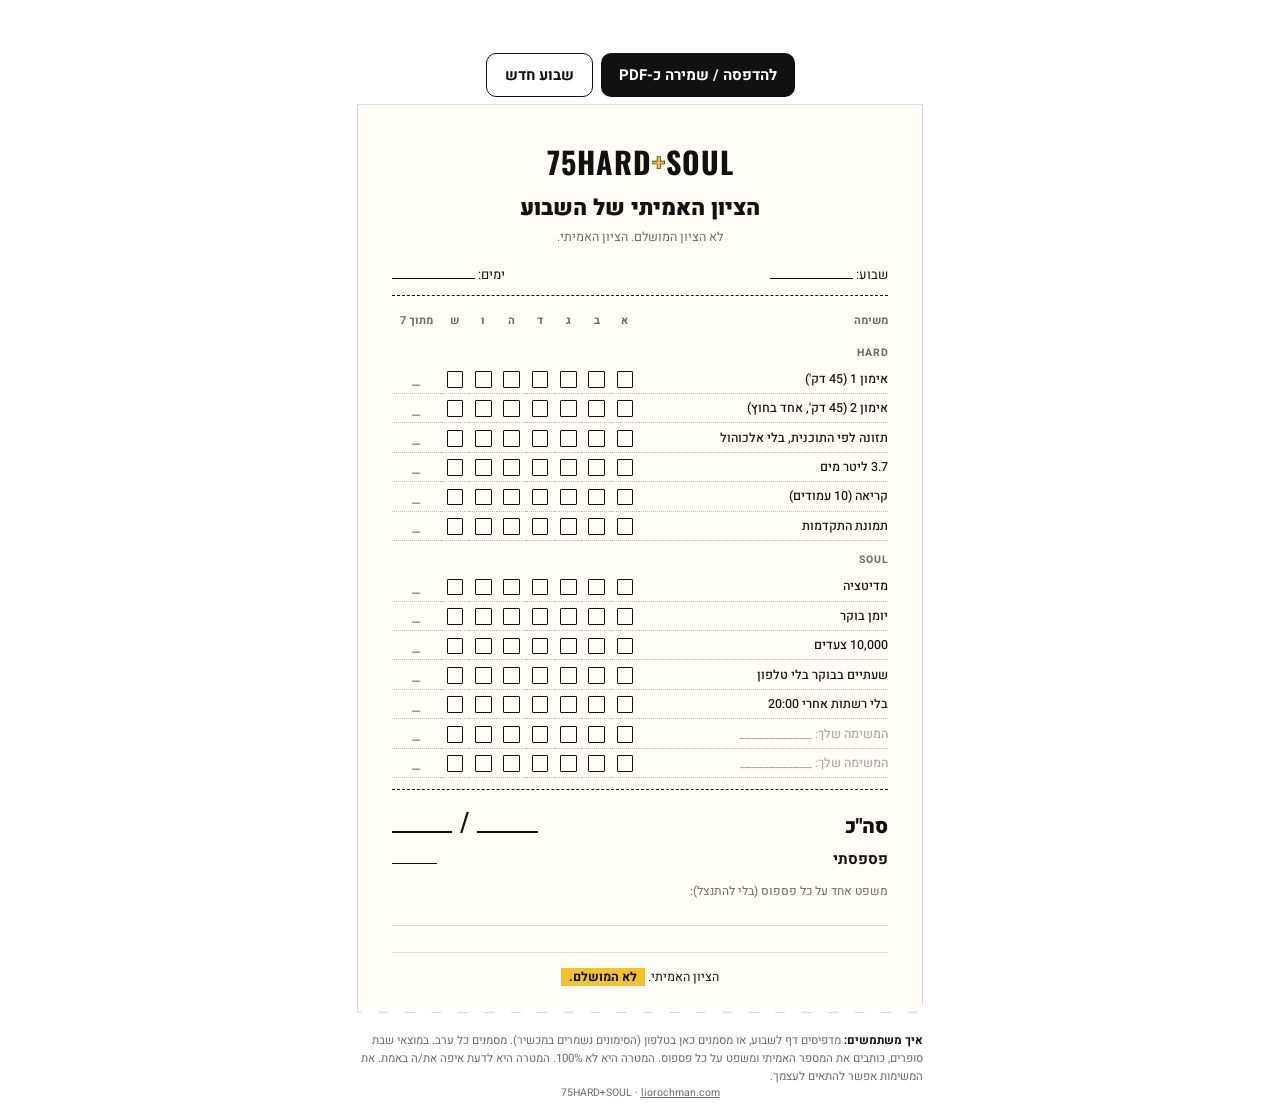
<file: 75/index.html>
<!doctype html>
<html lang="he" dir="rtl">
<head>
<meta charset="utf-8">
<meta name="viewport" content="width=device-width,initial-scale=1">
<meta name="description" content="טבלת מעקב שבועית בחינם לאתגר 75HARD+SOUL: מסמנים כל ערב, ובמוצאי שבת כותבים את הציון האמיתי.">
<title>הציון האמיתי של השבוע - 75HARD+SOUL</title>
<link rel="icon" href="/favicon.svg">
<link href="https://fonts.googleapis.com/css2?family=Heebo:wght@400;500;700;900&family=Oswald:wght@500;700&display=swap" rel="stylesheet">
<style>
  @page { size: A4; margin: 0; }
  :root { --ink:#111; --gold:#F2C230; --muted:#6b6b6b; --line:#d9d9d9; --paper:#fffdf6; }
  * { box-sizing: border-box; }
  body { margin:0; font-family:"Heebo",Arial,sans-serif; color:var(--ink); background:#fff; }
  .page { width:210mm; height:296mm; overflow:hidden; padding:10mm 16mm; display:flex; flex-direction:column; align-items:center; margin:0 auto; }
  .receipt { width:150mm; background:var(--paper); border:1px solid var(--line); padding:9mm 9mm 7mm; position:relative;
    -webkit-mask: radial-gradient(circle 2.2mm at 50% 100%, transparent 98%, #000) 0 0/7mm 100% repeat-x; }
  .brand { text-align:center; font-family:"Oswald",sans-serif; font-weight:700; font-size:30px; letter-spacing:1px; direction:ltr; }
  .brand span { color:var(--gold); -webkit-text-stroke:.6px #111; }
  .title { text-align:center; font-weight:900; font-size:22px; margin-top:2mm; }
  .sub { text-align:center; color:var(--muted); font-size:12.5px; margin-top:1mm; }
  .fields { display:flex; justify-content:space-between; font-size:13px; margin:5mm 0 2mm; }
  .fields b { display:inline-block; min-width:22mm; border-bottom:1px solid var(--ink); }
  .dash { border:0; border-top:1.5px dashed var(--ink); margin:3mm 0; }
  table { width:100%; border-collapse:collapse; font-size:12.5px; }
  th { font-weight:700; font-size:11px; color:var(--muted); padding:1.2mm 0; }
  td { padding:1.25mm 0; border-bottom:1px dotted #bbb; }
  td.task { font-weight:500; }
  td.box, th.d { width:7.5mm; text-align:center; }
  td.box i { display:inline-block; width:4.4mm; height:4.4mm; border:1.3px solid var(--ink); border-radius:1px; cursor:pointer; vertical-align:middle; }
  td.box i.on { background:var(--ink); box-shadow:inset 0 0 0 2px var(--paper); }
  td.sum { width:13mm; text-align:center; font-family:"Oswald",sans-serif; color:var(--muted); }
  tr.sec td { border:0; padding-top:3mm; font-size:10.5px; font-weight:700; letter-spacing:.08em; color:var(--muted); }
  tr.blank td.task { color:#aaa; }
  .total { display:flex; justify-content:space-between; align-items:baseline; font-weight:900; font-size:20px; margin-top:1mm; }
  .total .n { font-family:"Oswald",sans-serif; font-size:26px; direction:ltr; }
  .total .n b { display:inline-block; min-width:16mm; border-bottom:2px solid var(--ink); text-align:center; }
  .miss { display:flex; justify-content:space-between; font-weight:700; font-size:15px; margin-top:2mm; }
  .miss b { display:inline-block; min-width:12mm; border-bottom:1.5px solid var(--ink); text-align:center; }
  .lines { margin-top:3mm; font-size:12px; color:var(--muted); }
  .lines div { border-bottom:1px solid var(--line); height:7mm; }
  .thanks { text-align:center; font-size:12.5px; margin-top:4mm; }
  .thanks b { background:var(--gold); padding:0 2mm; }
  .how { width:150mm; margin-top:5mm; font-size:11.5px; color:var(--muted); line-height:1.55; }
  .how b { color:var(--ink); }
  .foot { margin-top:auto; font-size:10.5px; color:var(--muted); direction:ltr; }
  .foot a { color:inherit; }
  .btns { display:flex; gap:8px; margin:4mm 0 2mm; }
  .btns button { font:700 15px "Heebo",sans-serif; background:#111; color:#fff; border:0; border-radius:10px; padding:10px 18px; cursor:pointer; }
  .btns button.ghost { background:#fff; color:#111; border:1.5px solid #111; }
  @media screen and (max-width:640px){
    .page{width:100%;height:auto;padding:16px}
    .receipt,.how{width:100%}
    .receipt{padding:20px 14px 16px}
    td.box, th.d{width:24px}
    td.box i{width:18px;height:18px}
    table{font-size:12px}
  }
  @media print{ .btns{display:none} }
</style>
</head>
<body>
<div class="page">
  <div class="btns"><button onclick="window.print()">להדפסה / שמירה כ-PDF</button><button class="ghost" id="reset">שבוע חדש</button></div>
  <div class="receipt">
    <div class="brand">75HARD<span>+</span>SOUL</div>
    <div class="title">הציון האמיתי של השבוע</div>
    <div class="sub">לא הציון המושלם. הציון האמיתי.</div>
    <div class="fields"><span>שבוע: <b></b></span><span>ימים: <b></b></span></div>
    <hr class="dash">
    <table>
      <thead><tr><th style="text-align:right">משימה</th><th class="d">א</th><th class="d">ב</th><th class="d">ג</th><th class="d">ד</th><th class="d">ה</th><th class="d">ו</th><th class="d">ש</th><th class="d" style="width:13mm">מתוך 7</th></tr></thead>
      <tbody id="rows">
        <tr class="sec"><td colspan="9">HARD</td></tr>
        <tr data-t><td class="task">אימון 1 (45 דק')</td></tr>
        <tr data-t><td class="task">אימון 2 (45 דק', אחד בחוץ)</td></tr>
        <tr data-t><td class="task">תזונה לפי התוכנית, בלי אלכוהול</td></tr>
        <tr data-t><td class="task">3.7 ליטר מים</td></tr>
        <tr data-t><td class="task">קריאה (10 עמודים)</td></tr>
        <tr data-t><td class="task">תמונת התקדמות</td></tr>
        <tr class="sec"><td colspan="9">SOUL</td></tr>
        <tr data-t><td class="task">מדיטציה</td></tr>
        <tr data-t><td class="task">יומן בוקר</td></tr>
        <tr data-t><td class="task">10,000 צעדים</td></tr>
        <tr data-t><td class="task">שעתיים בבוקר בלי טלפון</td></tr>
        <tr data-t><td class="task">בלי רשתות אחרי 20:00</td></tr>
        <tr data-t class="blank"><td class="task">המשימה שלך: ____________</td></tr>
        <tr data-t class="blank"><td class="task">המשימה שלך: ____________</td></tr>
      </tbody>
    </table>
    <hr class="dash">
    <div class="total"><span>סה"כ</span><span class="n"><b id="got"></b> / <b id="max"></b></span></div>
    <div class="miss"><span>פספסתי</span><span><b id="miss"></b></span></div>
    <div class="lines">משפט אחד על כל פספוס (בלי להתנצל):<div></div><div></div></div>
    <div class="thanks">הציון האמיתי. <b>לא המושלם.</b></div>
  </div>
  <div class="how"><b>איך משתמשים:</b> מדפיסים דף לשבוע, או מסמנים כאן בטלפון (הסימונים נשמרים במכשיר). מסמנים כל ערב. במוצאי שבת סופרים, כותבים את המספר האמיתי ומשפט על כל פספוס. המטרה היא לא 100%. המטרה היא לדעת איפה את/ה באמת. את המשימות אפשר להתאים לעצמך.</div>
  <div class="foot">75HARD+SOUL · <a href="https://liorochman.com/">liorochman.com</a></div>
</div>
<script>
(function(){
  var KEY='75soul-receipt', st={};
  try{ st=JSON.parse(localStorage.getItem(KEY)||'{}')||{}; }catch(e){}
  var rows=[].slice.call(document.querySelectorAll('tr[data-t]'));
  rows.forEach(function(tr,r){
    for(var d=0; d<7; d++){ var td=document.createElement('td'); td.className='box'; var i=document.createElement('i'); i.dataset.k=r+'-'+d; if(st[i.dataset.k]) i.className='on'; td.appendChild(i); tr.appendChild(td); }
    var s=document.createElement('td'); s.className='sum'; tr.appendChild(s);
  });
  function calc(){
    var got=0, used=0;
    rows.forEach(function(tr,r){ var n=tr.querySelectorAll('i.on').length; tr.querySelector('.sum').textContent = n? n : '__'; got+=n; if(!tr.classList.contains('blank')||n) used++; });
    var any=got>0;
    document.getElementById('got').textContent = any? got : '';
    document.getElementById('max').textContent = any? used*7 : '';
    document.getElementById('miss').textContent = any? (used*7-got) : '';
  }
  document.getElementById('rows').addEventListener('click',function(e){
    var i=e.target.closest('i'); if(!i) return;
    i.classList.toggle('on'); st[i.dataset.k]=i.classList.contains('on');
    try{ localStorage.setItem(KEY, JSON.stringify(st)); }catch(e){}
    calc();
  });
  document.getElementById('reset').addEventListener('click',function(){
    st={}; try{ localStorage.removeItem(KEY); }catch(e){}
    [].forEach.call(document.querySelectorAll('td.box i.on'),function(i){ i.classList.remove('on'); }); calc();
  });
  calc();
})();
</script>
</body>
</html>
</file>
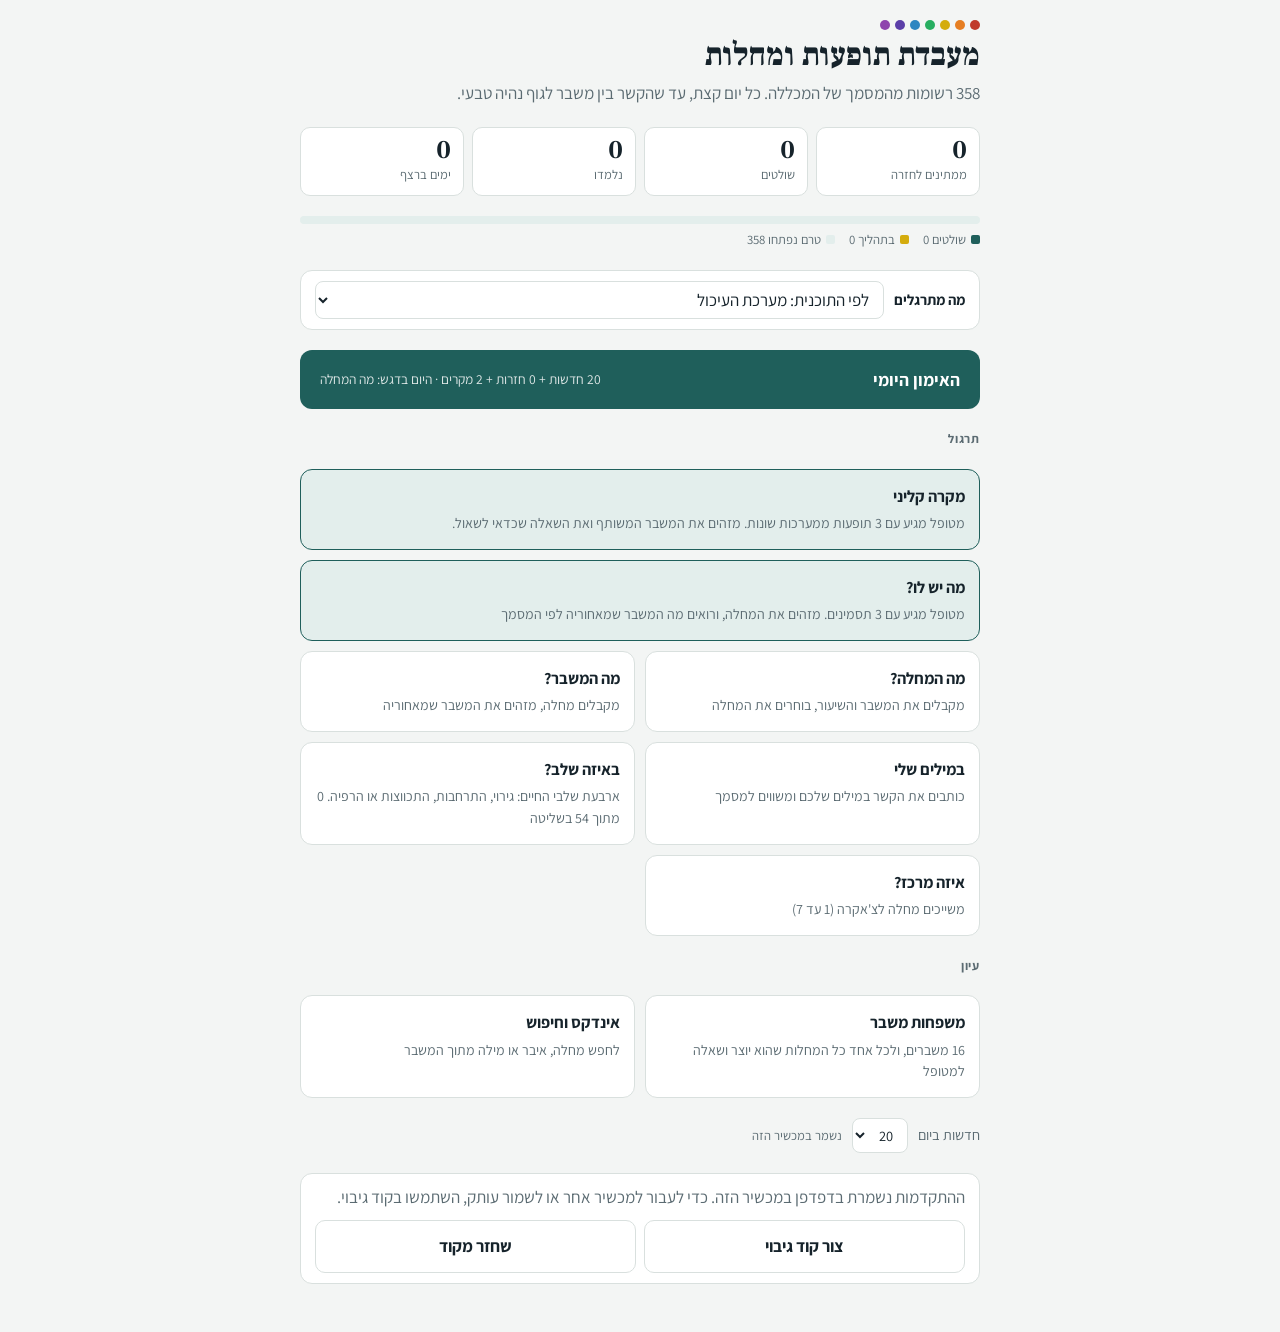
<file: ram-lab/index.html>
<!doctype html>
<html lang="he" dir="rtl">
<head>
<meta charset="utf-8">
<meta name="viewport" content="width=device-width,initial-scale=1,viewport-fit=cover">
<meta name="robots" content="noindex,nofollow">
<title>מעבדת תופעות ומחלות</title>
<meta name="claude:viewport-fit-sides" content="cover">
<link rel="preconnect" href="https://fonts.googleapis.com">
<link rel="stylesheet" href="https://fonts.googleapis.com/css2?family=Frank+Ruhl+Libre:wght@500;700;900&family=Assistant:wght@400;600;700&display=swap">
<style>
html{padding-top:env(safe-area-inset-top,0px);padding-bottom:env(safe-area-inset-bottom,0px)}
body{margin:0}[hidden]{display:none!important}
/* Layout: one narrow study column, a "case card" at the center like a clinic intake sheet; chakra colors mark the 7 centers */
:root{
  --bg:#F3F5F4; --surface:#FFFFFF; --ink:#16232B; --muted:#5B6B72; --line:#D9E0DE;
  --accent:#1F5F5B; --accent-ink:#FFFFFF; --soft:#E3EEEC;
  --good:#2E7D4F; --good-bg:#E2F2E8; --bad:#B23A3A; --bad-bg:#F8E3E1; --mid:#9A6A00; --mid-bg:#F7EDD5;
  --c1:#C0392B; --c2:#E67E22; --c3:#D4AC0D; --c4:#27AE60; --c5:#2E86C1; --c6:#5B3FA8; --c7:#8E44AD;
  --display:"Frank Ruhl Libre", "David", Georgia, serif;
  --body:"Assistant", "Segoe UI", Arial, sans-serif;
}
@media (prefers-color-scheme: dark){:root:not([data-theme="light"]){
  --bg:#0F1719; --surface:#172225; --ink:#E6EEEC; --muted:#93A5A8; --line:#2A3A3D;
  --accent:#5FB3A9; --accent-ink:#0F1719; --soft:#1E3133;
  --good:#6FCF97; --good-bg:#183326; --bad:#F08A80; --bad-bg:#3A1F1E; --mid:#E8C46A; --mid-bg:#352B14; color-scheme:dark}}
:root[data-theme="dark"]{
  --bg:#0F1719; --surface:#172225; --ink:#E6EEEC; --muted:#93A5A8; --line:#2A3A3D;
  --accent:#5FB3A9; --accent-ink:#0F1719; --soft:#1E3133;
  --good:#6FCF97; --good-bg:#183326; --bad:#F08A80; --bad-bg:#3A1F1E; --mid:#E8C46A; --mid-bg:#352B14; color-scheme:dark}
*{box-sizing:border-box}
body{background:var(--bg);color:var(--ink);font-family:var(--body);font-size:17px;line-height:1.55;direction:rtl;
  padding-left:max(16px,env(safe-area-inset-left,0px));padding-right:max(16px,env(safe-area-inset-right,0px));padding-block:20px 48px}
.wrap{max-width:680px;margin:0 auto;display:flex;flex-direction:column;gap:20px}
h1,h2{font-family:var(--display);text-wrap:balance;margin:0;line-height:1.2}
h1{font-size:2rem;font-weight:900}
h2{font-size:1.35rem;font-weight:700}
.sub{color:var(--muted);margin:0}
button{font:inherit;cursor:pointer;color:inherit}
button:focus-visible,input:focus-visible,select:focus-visible,textarea:focus-visible,summary:focus-visible{outline:3px solid var(--accent);outline-offset:2px}
.chakras{display:flex;gap:5px}
.chakras i{width:10px;height:10px;border-radius:50%;display:block}
.stats{display:grid;grid-template-columns:repeat(4,1fr);gap:8px}
.stat{background:var(--surface);border:1px solid var(--line);border-radius:10px;padding:10px 12px;display:flex;flex-direction:column;gap:2px;min-width:0}
.stat b{font-family:var(--display);font-size:1.6rem;font-variant-numeric:tabular-nums;line-height:1}
.stat span{font-size:.8rem;color:var(--muted)}
@media (max-width:480px){.stats{grid-template-columns:repeat(2,1fr)}}
.bar{height:8px;border-radius:4px;background:var(--soft);overflow:hidden;display:flex}
.bar i{display:block;height:100%}
.legend{display:flex;gap:14px;flex-wrap:wrap;font-size:.8rem;color:var(--muted)}
.legend span::before{content:"";display:inline-block;width:9px;height:9px;border-radius:2px;margin-inline-end:5px;background:var(--dot)}
.focus{display:flex;gap:10px;align-items:center;flex-wrap:wrap;background:var(--surface);border:1px solid var(--line);border-radius:12px;padding:10px 14px}
.focus label{font-weight:700;font-size:.92rem}
.focus select{flex:1;min-width:0}
.primary{background:var(--accent);color:var(--accent-ink);border:0;border-radius:12px;padding:16px 20px;font-weight:700;font-size:1.1rem;display:flex;justify-content:space-between;align-items:center;gap:12px;flex-wrap:wrap}
.primary small{font-weight:400;opacity:.85;font-size:.85rem}
.group-title{font-size:.78rem;letter-spacing:.06em;color:var(--muted);font-weight:700;margin:0}
.modes{display:grid;grid-template-columns:repeat(2,1fr);gap:10px}
@media (max-width:480px){.modes{grid-template-columns:1fr}}
.mode{background:var(--surface);border:1px solid var(--line);border-radius:12px;padding:14px;text-align:start;display:flex;flex-direction:column;gap:4px;min-width:0}
.mode:hover{border-color:var(--accent)}
.mode b{font-size:1.02rem}
.mode span{font-size:.88rem;color:var(--muted)}
.mode.wide{grid-column:1/-1;border:1.5px solid var(--accent);background:var(--soft)}
.settings{display:flex;gap:10px;align-items:center;flex-wrap:wrap;font-size:.9rem;color:var(--muted)}
select,input[type=search],textarea{font:inherit;background:var(--surface);color:var(--ink);border:1px solid var(--line);border-radius:8px;padding:6px 10px}
textarea{width:100%;min-height:110px;resize:vertical;line-height:1.5;padding:10px}
.save{font-size:.8rem;color:var(--muted)}
.sesshead{display:flex;justify-content:space-between;align-items:center;gap:10px}
.link{background:none;border:0;color:var(--accent);font-weight:600;padding:4px 0}
.prog{flex:1;height:6px;border-radius:3px;background:var(--soft);overflow:hidden}
.prog i{display:block;height:100%;background:var(--accent);transition:width .3s}
.card{background:var(--surface);border:1px solid var(--line);border-radius:14px;padding:20px;display:flex;flex-direction:column;gap:14px;min-width:0}
.kicker{font-size:.78rem;letter-spacing:.06em;color:var(--muted);font-weight:700;display:flex;gap:8px;align-items:center;flex-wrap:wrap}
.pill{display:inline-flex;align-items:center;gap:5px;border-radius:99px;padding:2px 10px;font-size:.78rem;font-weight:700;background:var(--soft);color:var(--ink);letter-spacing:0}
.pill i{width:8px;height:8px;border-radius:50%;display:block}
.pill.out{background:none;border:1px solid var(--line);color:var(--muted);font-weight:600}
.prompt{font-family:var(--display);font-size:1.35rem;font-weight:500;line-height:1.45;white-space:pre-line;overflow-wrap:anywhere}
.prompt.name{font-size:1.9rem;font-weight:900}
.hint{font-size:.92rem;color:var(--muted);white-space:pre-line;border-top:1px dashed var(--line);padding-top:10px}
.hint b{color:var(--ink)}
.opts{display:flex;flex-direction:column;gap:8px}
.opt{background:var(--bg);border:1.5px solid var(--line);border-radius:10px;padding:12px 14px;text-align:start;font-size:1rem;line-height:1.45;white-space:pre-line;overflow-wrap:anywhere}
.opt:hover:not(:disabled){border-color:var(--accent)}
.opt.clamp{display:-webkit-box;-webkit-line-clamp:4;-webkit-box-orient:vertical;overflow:hidden}
.opt.ok{background:var(--good-bg);border-color:var(--good)}
.opt.no{background:var(--bad-bg);border-color:var(--bad)}
.opt:disabled{cursor:default}
.centers{display:grid;grid-template-columns:repeat(7,1fr);gap:6px}
.centers .opt{text-align:center;padding:12px 0;font-family:var(--display);font-size:1.3rem;font-weight:700;border-top:4px solid var(--cc)}
.stages{display:grid;grid-template-columns:repeat(2,1fr);gap:8px}
.stages .opt{text-align:center;font-weight:700;font-size:1.05rem}
.patient{display:flex;flex-direction:column;gap:8px;margin:0;padding:0;list-style:none}
.patient li{display:flex;justify-content:space-between;gap:10px;align-items:center;background:var(--bg);border:1px solid var(--line);border-radius:10px;padding:10px 14px;font-family:var(--display);font-size:1.2rem;font-weight:700;overflow-wrap:anywhere;min-width:0}
.reveal{border-radius:10px;padding:14px;display:flex;flex-direction:column;gap:6px;white-space:pre-line;overflow-wrap:anywhere}
.reveal.ok{background:var(--good-bg)}
.reveal.no{background:var(--bad-bg)}
.reveal.mid{background:var(--mid-bg)}
.reveal.plain{background:var(--soft)}
.reveal h3{margin:0;font-family:var(--display);font-size:1.15rem}
.reveal .lbl{font-size:.78rem;font-weight:700;color:var(--muted)}
.reveal .q{font-weight:700}
.row{display:flex;gap:8px;flex-wrap:wrap}
.row > button{flex:1;min-width:120px}
.btn{background:var(--surface);border:1.5px solid var(--line);border-radius:10px;padding:12px;font-weight:700}
.btn.go{background:var(--accent);color:var(--accent-ink);border-color:var(--accent)}
.btn.g{border-color:var(--good);color:var(--good)}
.btn.r{border-color:var(--bad);color:var(--bad)}
.btn.m{border-color:var(--mid);color:var(--mid)}
.btn:disabled{opacity:.55;cursor:default}
.done{text-align:center;align-items:center}
.done .big{font-family:var(--display);font-size:3rem;font-weight:900;line-height:1}
.list{display:flex;flex-direction:column;gap:8px}
.entry{background:var(--surface);border:1px solid var(--line);border-radius:10px;padding:12px 14px;display:flex;flex-direction:column;gap:4px;white-space:pre-line;overflow-wrap:anywhere;min-width:0}
.entry .h{display:flex;justify-content:space-between;gap:8px;align-items:center}
.entry b{font-size:1.05rem}
.entry p{margin:0;font-size:.95rem}
.entry .s{color:var(--muted);font-size:.88rem}
.tags{display:flex;gap:6px;flex-wrap:wrap;white-space:normal}
.dots{display:flex;gap:3px;flex:none}
.dots i{width:7px;height:7px;border-radius:50%;background:var(--line)}
.dots i.on{background:var(--accent)}
details.fam{background:var(--surface);border:1px solid var(--line);border-radius:12px;padding:0}
details.fam summary{list-style:none;cursor:pointer;padding:14px 16px;display:flex;justify-content:space-between;align-items:center;gap:10px}
details.fam summary::-webkit-details-marker{display:none}
details.fam summary b{font-family:var(--display);font-size:1.15rem}
details.fam summary span{color:var(--muted);font-size:.85rem;font-variant-numeric:tabular-nums;flex:none}
details.fam[open] summary{border-bottom:1px solid var(--line)}
.fam-body{padding:14px 16px;display:flex;flex-direction:column;gap:12px}
.fam-body .askq{background:var(--soft);border-radius:8px;padding:10px 12px}
.sysgroup{display:flex;flex-direction:column;gap:4px}
.sysgroup h4{margin:0;font-size:.8rem;color:var(--muted);letter-spacing:.04em}
.names{display:flex;flex-wrap:wrap;gap:6px}
.names button{background:var(--bg);border:1px solid var(--line);border-radius:99px;padding:3px 12px;font-size:.92rem}
.names button[aria-expanded="true"]{border-color:var(--accent);background:var(--soft)}
.peek{font-size:.92rem;background:var(--bg);border-radius:8px;padding:8px 12px;white-space:pre-line;overflow-wrap:anywhere}
.fb{font-size:.95rem}
.what{margin:0;color:var(--muted);font-size:.95rem;line-height:1.5}
@media (prefers-reduced-motion:reduce){*{transition:none!important;animation:none!important}}
.pop{animation:pop .25s ease}
@keyframes pop{from{transform:translateY(6px);opacity:.4}to{transform:none;opacity:1}}
.reveal .core{font-family:var(--display);font-size:1.15rem;font-weight:700;line-height:1.4}
details.full{font-size:.92rem;color:var(--muted)}
details.full summary{cursor:pointer;font-weight:700;font-size:.82rem}
details.full[open] div{color:var(--ink);margin-top:6px}
.nexts{display:flex;gap:8px;flex-wrap:wrap;justify-content:center;width:100%}
.nexts div{background:var(--bg);border:1px solid var(--line);border-radius:10px;padding:8px 12px;display:flex;flex-direction:column;align-items:center;min-width:84px}
.nexts b{font-family:var(--display);font-size:1.4rem;line-height:1}
.nexts span{font-size:.8rem;color:var(--muted)}
</style>

</head>
<body>
<div class="wrap" id="app"></div>

<script>
const DATA = [{"n": "אדרנולויקודיסטרופיה  -  ALD Adrenoleukodystrophy", "c": "מחלה שפוגעת במערכת הכיסוי של העצבים שנקרא מיאלין. פוגעת במערכת העצבים הפריפרית וגם באדרנל ובאשכים. העובדה שהיא מערבת את האשכים ואדרנל מעיד על משבר טריטוריאלי משפחתי.", "k": "", "s": "בתחילה הפרעות קשב ושמיעה, עד לאובדן השמיעה, הראייה, הדיבור", "y": "NEU", "f": "TER", "id": "ke9rutd", "kd": "disease", "q": "מה המשבר שמאחורי אדרנולויקודיסטרופיה (ALD)?", "a": "משבר טריטוריאלי משפחתי, כי היא מערבת את האשכים ואת האדרנל", "cl": "פגיעה במיאלין, באדרנל ובאשכים, ירידה בשמיעה ובראייה, משבר טריטוריאלי משפחתי", "mcq": 1, "nmq": 1, "sx": ["ילד עם ירידה בקשב ובהישגים בלימודים", "אובדן הדרגתי של שמיעה, ראייה ודיבור", "כהות עור ועייפות מאי ספיקת יותרת הכליה"], "sg": "M", "age": [4, 12]}, {"n": "Amyotrophic lateral sclerosis ALSאי.אל.אס", "c": "חוסר אונים, כאשר ראה משהו שגרם לפחד, שיתוק, אימה (מפלצות בלילה, חלומות על שיתוק). המשבר יהיה קשור לאיבר הראשון שנפגע.לתת דוגמא של סטיבן הוקינג שהמשיך ליישם את השאיפות שלו בחיים, הוא המשיך להיות ולייצר מציאות שאפשר לעשות את זה.", "k": "6", "s": "פגיעה מוטורית עד שיתוק מלא  כאשר אדם ראה דברים שגרמו לו לפחד, שיתוק, אימה (מפלצות בלילה, חלומות על שיתוק) – משבר יושב לפי האיבר הראשון שנפגע.", "y": "NEU", "f": "IDE", "id": "kuao5gk", "kd": "disease", "q": "מה המשבר שמאחורי ALS?", "a": "חוסר אונים, ראה משהו שגרם לפחד, שיתוק ואימה, לפי האיבר הראשון שנפגע", "l": "להמשיך ליישם את השאיפות בחיים, כמו סטיבן הוקינג", "cl": "חוסר אונים מול מראה מפחיד ומשתק, המשבר לפי האיבר הראשון שנפגע, פגיעה מוטורית עד שיתוק מלא", "mcq": 1, "nmq": 1, "sx": ["חולשה מתקדמת ביד אחת", "דלדול שרירים ועוויתות קטנות מתחת לעור", "קושי בבליעה ובדיבור, התחושה שמורה"], "age": [40, 75]}, {"n": "AVM", "c": "האם שעוברת משבר לוקחת אנרגיה מהעובר. קונפליקט לפי המרכז / אזור בגוף", "k": "", "s": "מום עורקי ורידי", "y": "CAR", "f": "CHI", "id": "k18r3fk5", "kd": "disease", "q": "לפי המסמך, מה עומד מאחורי AVM (מום עורקי ורידי)?", "a": "אם שעוברת משבר לוקחת אנרגיה מהעובר, הקונפליקט לפי האזור בגוף", "cl": "מום עורקי ורידי: האם עברה משבר ולקחה אנרגיה מהעובר", "nmq": 1, "sx": ["כאב ראש פתאומי ועז בגיל צעיר", "פרכוס ראשון בחייו", "בהדמיה: סבך של כלי דם לא תקין במוח"], "age": [15, 40], "sim": ["k1fyjkgs", "k1fm3q0g"]}, {"n": "אפנדיציטיס Appendicitis", "c": "הערכה עצמית נמוכה במישור החברתי", "k": "3", "s": "", "y": "DIG", "f": "SLF", "x": "דלקת חריפה של התוספתן, שמתבטאת בכאב בבטן הימנית התחתונה, חום ובחילה. לרוב מטופלת בניתוח.", "id": "kw6wbfg", "cp": "דלקת תוספתן", "kd": "disease", "q": "מה המשבר שמאחורי דלקת התוספתן (אפנדיציטיס)?", "a": "הערכה עצמית נמוכה במישור החברתי", "cl": "הערכה עצמית נמוכה במישור החברתי, מרכז 3, בבטן", "mcq": 1, "nmq": 1, "sx": ["כאב בטן שהתחיל סביב הטבור", "חום נמוך, בחילה ואובדן תיאבון", "הכאב נדד לבטן הימנית התחתונה"], "age": [10, 30]}, {"n": "ADHD / הפרעת קשב וריכוז", "c": "קולטים את עולם הרוח, מה שגורם לאי יכולת להתרכז כי קולטים כמה ערוצים במקביל, מלווה בחוסר חיוניות. יש ללמד להתמקד בערוץ היעיל ביותר – להקשיב לקול פנימי מיטיב", "k": "", "s": "", "y": "PSY", "f": "SPR", "x": "הפרעת קשב וריכוז: קושי מתמשך להתרכז, אימפולסיביות ולפעמים פעלתנות יתר, שמתחילה בילדות.", "id": "klxcmdt", "v": ["קולטים את עולם הרוח, מה שגורם לאי יכולת להתרכז כי קולטים כמה ערוצים במקביל, מלווה בחוסר חיוניות. יש ללמד להתמקד בערוץ היעיל ביותר – להקשיב לקול פנימי מיטיב"], "cp": "קשיי קשב וריכוז", "kd": "disease", "q": "מה המשבר שמאחורי ADHD?", "a": "קולטים את עולם הרוח בכמה ערוצים במקביל, מלווה בחוסר חיוניות", "l": "להתמקד בערוץ היעיל ביותר, להקשיב לקול פנימי מיטיב", "cl": "קליטה של עולם הרוח בכמה ערוצים במקביל, מלווה בחוסר חיוניות", "mcq": 1, "nmq": 1, "sx": ["קושי להתרכז במשימות לאורך זמן", "אימפולסיביות וחוסר שקט", "התחיל בילדות, בבית ובבית הספר"], "age": [6, 14]}, {"n": "אף", "c": "פחד מוות, חוסר חיוניות בריאות", "k": "4 ריאות", "s": "איבריים רצפטורים\nירידה בחוש הריח, נזלת", "y": "RES", "f": "ABN", "id": "k3jdi8j", "cp": "ירידה בחוש הריח וגודש באף", "kd": "organ", "q": "מה המשבר שמאחורי בעיה באף (ירידה בחוש הריח, נזלת)?", "a": "פחד מוות, חוסר חיוניות בריאות", "cl": "פחד מוות וחוסר חיוניות בריאות, עם ירידה בחוש הריח ונזלת", "mcq": 1, "nmq": 1}, {"n": "אגן וירכיים", "c": "מין ומיניות\n\nעניין הקשור במין ומיניות", "k": "", "s": "שבר", "y": "REP", "f": "SEX", "x": "האזור התחתון של הגו, טבעת עצמות שמחזיקה את איברי הרבייה, שלפוחית השתן וסוף המעי.", "id": "k1kixmfw", "v": ["מין ומיניות", "עניין הקשור במין ומיניות"], "kd": "organ", "q": "מה המשבר שמאחורי שבר באגן או בירכיים?", "a": "עניין הקשור במין ומיניות", "cl": "שבר עצם על רקע עניין הקשור במין ומיניות", "mcq": 1}, {"n": "אשכים", "c": "משברים שקשורים בילדים, אובדן ילד", "k": "2", "s": "", "y": "REP", "f": "CHI", "x": "בלוטות המין הזכריות שבשק האשכים. מייצרות זרע והורמון טסטוסטרון.", "id": "kbafms8", "cp": "כאבים באשכים", "g": "M", "kd": "organ", "q": "מה המשבר שמאחורי בעיה באשכים?", "a": "משברים הקשורים בילדים, אובדן ילד", "cl": "אצל גבר, מרכז 2: משבר הקשור בילדים, אובדן ילד", "mcq": 1, "nmq": 1}, {"n": "אוזניים", "c": "• אוזן פנימית - מרכז חמישי  (לא הולך בדרך שלו)\n• אוזן תיכונה - מרכז חמישי (בגלל העצמות, קשורה גם בכליות) - קשורה בעצמות השמיעה ובחומר ובאדמה - לרוב משפיעה על טיפוסי אדמה הקשורים בחומר \n• אוזן חיצונית / עור התוף - שמעו דברים מציקים ומפריעים - מרכז שישי- ותופיע כשרצו לשמוע משהו מסויים ולא שמעו זאת או לא אהבו מה ששמעו (ולכן אכזבה רעיונית) - דלקות חוזרות בילדים- דברים שהילד לא אוהב לשמוע (ויכוח, מריבות של ההורים, אוים)\n\nמשהו שלא רוצים לשמוע\n\nקשורה בעצמות השמיעה ובחומר ובאדמה - לרוב משפיעה על טיפוסי אדמה הקשורים בחומר ותופיע כשרצו לשמוע משהו מסויים ולא שמעו זאת או לא אהבו מה ששמעו (ולכן אכזבה רעיונית)", "k": "", "s": "איבריים רצפטורים\nדלקת אוזניים\nאוטוסקלרוזיס - טרשת האוזן מחלה המשפיעה על האיזון והמבנה של מעטפת האוזן הפנימית (otic capsule). מחלה המשפיעה על השמיעה", "y": "SEN", "f": "IDE", "id": "k13ddss8", "v": ["• אוזן פנימית - מרכז חמישי  (לא הולך בדרך שלו)\n• אוזן תיכונה - מרכז חמישי (בגלל העצמות, קשורה גם בכליות) - קשורה בעצמות השמיעה ובחומר ובאדמה - לרוב משפיעה על טיפוסי אדמה הקשורים בחומר \n• אוזן חיצונית / עור התוף - שמעו דברים מציקים ומפריעים - מרכז שישי- ותופיע כשרצו לשמוע משהו מסויים ולא שמעו זאת או לא אהבו מה ששמעו (ולכן אכזבה רעיונית) - דלקות חוזרות בילדים- דברים שהילד לא אוהב לשמוע (ויכוח, מריבות של ההורים, אוים)", "משהו שלא רוצים לשמוע", "קשורה בעצמות השמיעה ובחומר ובאדמה - לרוב משפיעה על טיפוסי אדמה הקשורים בחומר ותופיע כשרצו לשמוע משהו מסויים ולא שמעו זאת או לא אהבו מה ששמעו (ולכן אכזבה רעיונית)"], "cp": "ירידה בשמיעה", "kd": "organ", "q": "מה המשבר שמאחורי בעיה באוזניים (דלקת, ירידה בשמיעה)?", "a": "משהו שלא רוצים לשמוע, לא שמעו את מה שרצו (אכזבה רעיונית)", "cl": "משהו שלא רוצים לשמוע או לא שמעו את מה שרצו, אכזבה רעיונית, ירידה בשמיעה וטרשת", "mcq": 1, "nmq": 1}, {"n": "אוזן פנימית ומוח קטן", "c": "חוסר איזון בין הרצון למעשה - מרכז חמישי", "k": "", "s": "", "y": "SEN", "f": "WRK", "x": "האוזן הפנימית אחראית על השמיעה ועל שיווי המשקל, והמוח הקטן מתאם תנועה ויציבה. פגיעה בהם גורמת לסחרחורת ולחוסר יציבות.", "id": "k3nxgru", "kd": "organ", "q": "מה המשבר שמאחורי בעיה באוזן הפנימית ובמוח הקטן?", "a": "חוסר איזון בין הרצון למעשה, מרכז חמישי", "cl": "חוסר איזון בין הרצון למעשה, מרכז חמישי", "mcq": 1, "nmq": 1}, {"n": "אונות מוח קדמיות (פרונטלי)", "c": "פחד שמקורו בפחד פרונטלי (פגיעה לאחר ראית הסכנה בעיניים)\n\nפחד שמקורו בפחד פרונטלי (פגיעה לאחר ראית הסכנה בעיניים) . ואז לפי האזור של האמר - יגיד איזה פחד- לדוגמא מוות (ריאות) או אחר.", "k": "6", "s": "", "y": "NEU", "f": "PHY", "x": "החלק הקדמי של המוח. אחראי על תכנון, קבלת החלטות, שליטה ברגשות ואישיות.", "id": "knzwfhr", "v": ["פחד שמקורו בפחד פרונטלי (פגיעה לאחר ראית הסכנה בעיניים)", "פחד שמקורו בפחד פרונטלי (פגיעה לאחר ראית הסכנה בעיניים) . ואז לפי האזור של האמר - יגיד איזה פחד- לדוגמא מוות (ריאות) או אחר."], "kd": "organ", "q": "מה המשבר שמאחורי בעיה באונות המוח הקדמיות?", "a": "פחד אחרי שראו את הסכנה בעיניים, סוג הפחד לפי אזור האמר", "cl": "פחד שנוצר אחרי שראו את הסכנה בעיניים, מרכז 6", "mcq": 1, "nmq": 1}, {"n": "אונה אחורית וקליפת המוח (אוקסיפיטלי)", "c": "פחד עורפי, יכול להיגרם מפגיעה גופנית אחורית ולא צפויה.\n\nפחד עורפי", "k": "6", "s": "תלווה בהפרעה בראייה", "y": "NEU", "f": "PHY", "id": "k1mkkal0", "v": ["פחד עורפי, יכול להיגרם מפגיעה גופנית אחורית ולא צפויה.", "פחד עורפי"], "x": "החלק האחורי של המוח, שמעבד את הראייה.", "kd": "organ", "q": "מה המשבר שמאחורי בעיה באונה האחורית של המוח (הפרעה בראייה)?", "a": "פחד עורפי, יכול להיגרם מפגיעה גופנית מהגב ולא צפויה", "cl": "פחד עורפי מפגיעה גופנית לא צפויה מהגב, עם הפרעה בראייה", "mcq": 1, "nmq": 1}, {"n": "אוסטאופורוזיס", "c": "לא בגלל מחסור בסידן אלא בגלל חומציות יתר (אכילת מזון חומצי) ללא אנרגיה - משחרר את הקלציום בעצמות - שתיית מיצי ירקות עדיפה על חלב - המיצים שומרים על הקלציום בתוך העצמות\n\nמשבר חומרי", "k": "", "s": "בריחת זרחן וסידן מהעצם אי ספיקת כליות / חומציות בדם והפרשה של סידן", "y": "MSK", "f": "MAT", "x": "דלדול של רקמת העצם, שהופך את העצמות לשבירות. נפוץ אצל נשים אחרי גיל המעבר.", "id": "k6oqkof", "v": ["לא בגלל מחסור בסידן אלא בגלל חומציות יתר (אכילת מזון חומצי) ללא אנרגיה - משחרר את הקלציום בעצמות - שתיית מיצי ירקות עדיפה על חלב - המיצים שומרים על הקלציום בתוך העצמות", "משבר חומרי"], "kd": "note", "q": "מה המסמך אומר על אוסטאופורוזיס, ומה הסיבה לפיו?", "a": "לא מחסור בסידן אלא חומציות יתר שמשחררת סידן, וגם משבר חומרי", "l": "מיצי ירקות עדיפים על חלב, הם שומרים על הסידן בעצמות", "cl": "לא מחסור בסידן אלא חומציות יתר שמשחררת את הסידן מהעצמות", "nmq": 1}, {"n": "אמפולה ע\"ש ווטר", "c": "כל חסימה בצינורות נובעת מחסימה בתקשורת, כשאדם לא רוצה להביע את הכעס שלו", "k": "3", "s": "צינור שיוצא מהכבד לתריסריון", "y": "DIG", "f": "ANG", "id": "kd3qdnq", "cp": "חסימה בצינור המרה (אמפולה של ווטר)", "kd": "organ", "q": "מה המשבר שמאחורי חסימה באמפולה של ווטר?", "a": "חסימה בתקשורת, כשאדם לא רוצה להביע את הכעס שלו", "cl": "חסימה בצינור שיוצא מהכבד לתריסריון, כשאדם לא מביע את כעסו", "mcq": 1, "nmq": 1}, {"n": "אימפוטנציה", "c": "בזבוז רב של אנרגיה על מין / שפיכה של נוזל הזרע. אימפוטנציה נוצרת כדי להגן על הגוף מלבזבז אנרגיה דרך מין / זוהי דרך של הגוף לשמר אנרגיה", "k": "2", "s": "", "y": "REP", "f": "SEX", "x": "קושי להגיע לזקפה או לשמור עליה לאורך יחסי מין.", "id": "k14uo4rw", "cp": "אימפוטנציה", "g": "M", "kd": "disease", "q": "מה המשבר שמאחורי אימפוטנציה?", "a": "בזבוז רב של אנרגיה על מין ושפיכה, הגוף משמר אנרגיה", "cl": "אצל גבר: הגוף מגן על עצמו מבזבוז אנרגיה דרך שפיכה של נוזל הזרע", "mcq": 1, "nmq": 1, "sx": ["קושי להגיע לזקפה או לשמור עליה", "הבעיה חוזרת לאורך חודשים", "רקע של סוכרת, עישון ולחץ דם גבוה"], "sg": "M", "age": [45, 75], "sim": ["kbzjvsd"]}, {"n": "אי-מיניות", "c": "רמת חיוניות נמוכה ו/או חסימה מינית.", "k": "2", "s": "חשק מיני נמוך", "y": "REP", "f": "SEX", "id": "k1meuz49", "kd": "phenomenon", "q": "לפי המסמך, מה עומד מאחורי אי-מיניות (חשק מיני נמוך)?", "a": "רמת חיוניות נמוכה או חסימה במרכז 2", "cl": "חשק נמוך במרכז 2: רמת חיוניות נמוכה או חסימה", "mcq": 1, "nmq": 1}, {"n": "איליו פסואס - שריר המותן כסל", "c": "כשאנרגיית הכליות מתחילה לרדת הוא מתכווץ בכדי לשמור על הכליה.", "k": "", "s": "", "y": "MSK", "f": "VIT", "x": "שריר עמוק שמחבר את עמוד השדרה התחתון לירך ומכופף את מפרק הירך. כשהוא מכווץ, הוא גורם לכאבי גב תחתון.", "id": "kq7057r", "kd": "note", "q": "מה המסמך אומר על התכווצות שריר האיליו פסואס?", "a": "מתכווץ כדי לשמור על הכליה כשאנרגיית הכליות יורדת", "cl": "שריר שמתכווץ כדי לשמור על הכליה כשאנרגיית הכליות מתחילה לרדת", "nmq": 1}, {"n": "אנמיה", "c": "חוסר חיוניות בכליות, משבר חומרי בשלב ההרפיה של הקיבה יכולה להופיע אנמיה ממחסור בבי 12. מהסיבה שיש סוג של תא בקיבה שמייצר את הIF intrinsic factor, ורק אם הIf מיוצר בי 12 יכול להיספג במעי הדק. לעומת זאת סיבה אחרת לאנמיה ממחסור בבי 12 יכולה להיות בעיה בספיגה במעי הדק, למרות שהקיבה מפרישה כמות תקינה של IF. ואז הבעיה היא במעי הדק.", "k": "1", "s": "ירידה ברמת תאי דם אדומים", "y": "CAR", "f": "MAT", "id": "k1l9r1j0", "kd": "disease", "q": "מה המשבר שמאחורי אנמיה?", "a": "חוסר חיוניות בכליות, משבר חומרי", "cl": "משבר חומרי וחוסר חיוניות בכליות, ובשלב ההרפיה של הקיבה מחסור בבי 12", "mcq": 1, "nmq": 1, "sx": ["עייפות וחולשה", "חיוורון בעור ובריריות", "קוצר נשימה במאמץ ודופק מהיר"], "age": [18, 70], "sim": ["khje6gq", "k187hoi8"]}, {"n": "אנמיה חרמשית / תלסמיה", "c": "משבר הקשור בכסף (לא רק חומר אלא כסף)", "k": "", "s": "תלסמיה היא מחלה תורשתית אוטוזומלית רצסיבית של תאי הדם האדומים. הפגם הגנטי גורם לשיעור מופחת של ייצור שרשרות ההמוגלובין. תאי הדם פגיעים מאוד לפציעה מכנית ומתים במהירות.", "y": "CAR", "f": "MAT", "id": "k187hoi8", "kd": "disease", "q": "מה המשבר שמאחורי תלסמיה / אנמיה חרמשית?", "a": "משבר הקשור בכסף, לא רק חומר אלא כסף", "cl": "מחלה תורשתית של תאי הדם האדומים, משבר כסף (לא רק חומר)", "mcq": 1, "nmq": 1, "sx": ["חיוורון ועייפות כרוניים מילדות", "טחול מוגדל", "כדוריות אדומות קטנות, רקע משפחתי תורשתי"], "age": [3, 30], "sim": ["k1l9r1j0", "khje6gq", "k4t95ze"]}, {"n": "אישיות מסוג A", "c": "ילדים שלא קיבלו אהבה ותשומת לב בילדות", "k": "", "s": "אישיות תחרותית", "y": "PSY", "f": "PAR", "id": "kugcg7u", "cp": "אישיות מסוג A", "kd": "phenomenon", "q": "לפי המסמך, מה עומד מאחורי אישיות מסוג A (תחרותית)?", "a": "ילדים שלא קיבלו אהבה ותשומת לב בילדות", "cl": "תחרותיות אצל מי שלא קיבל אהבה ותשומת לב בילדות", "mcq": 1, "nmq": 1}, {"n": "אבנים בכליות", "c": "משבר חומרי – אובדן כספי, חובות, אובדן עבודה", "k": "1 כליות", "s": "", "y": "URO", "f": "MAT", "x": "גבישים קשים של מלחים ומינרלים שנוצרים בכליה. כשהם נעים בדרכי השתן, הם גורמים לכאב חד מאוד.", "id": "k1mnllie", "cp": "אבנים בכליות", "kd": "disease", "q": "מה המשבר שמאחורי אבנים בכליות?", "a": "משבר חומרי, אובדן כספי, חובות, אובדן עבודה", "cl": "מרכז 1: משבר חומרי של אובדן כספי, חובות או אובדן עבודה", "mcq": 1, "nmq": 1, "sx": ["כאב חד מאוד במותן שמקרין למפשעה", "כאב בגלים, לא מוצא תנוחה", "דם בשתן"], "age": [25, 60]}, {"n": "ציסטות בכליות", "c": "צבירה של נוזלים ולכן גם מערכת הלימפה מעורבת - משבר של הערכה עצמית בתחום החומר\n\nתשוקה לקבל יותר כסף\nוגם הערכה עצמית נמוכה בתחום הכלכלי", "k": "1 כליות · 1כליות, מחמם המשובע", "s": "", "y": "URO", "f": "MAT", "x": "שקיקים מלאי נוזל בכליה. בדרך כלל הם שפירים ולא מורגשים.", "id": "kxsz5hd", "v": ["צבירה של נוזלים ולכן גם מערכת הלימפה מעורבת - משבר של הערכה עצמית בתחום החומר", "תשוקה לקבל יותר כסף\nוגם הערכה עצמית נמוכה בתחום הכלכלי"], "cp": "ציסטות בכליות", "kd": "disease", "q": "מה המשבר שמאחורי ציסטות בכליות?", "a": "הערכה עצמית נמוכה בתחום החומר והכלכלה, תשוקה לקבל יותר כסף", "cl": "צבירת נוזלים עם מעורבות הלימפה, הערכה עצמית נמוכה בתחום הכלכלי", "mcq": 1, "nmq": 1}, {"n": "דלקת אוזניים", "c": "דברים שהילד לא אוהב לשמוע (ויכוח, מריבות של ההורים, אוים)", "k": "", "s": "דלקות חוזרות", "y": "SEN", "f": "IDE", "id": "k18q9nbu", "cp": "דלקות אוזניים חוזרות", "kd": "disease", "q": "מה המשבר שמאחורי דלקות אוזניים חוזרות?", "a": "דברים שהילד לא אוהב לשמוע: ויכוח, מריבות של ההורים, איומים", "cl": "דלקות חוזרות אצל ילד ששומע ויכוחים ומריבות של ההורים", "mcq": 1, "nmq": 1, "sx": ["ילד עם חום, בוכה ומושך בתנוך", "ירידה בשמיעה בצד אחד", "הפרשה מוגלתית מתעלת השמע"], "age": [3, 10]}, {"n": "אובאיטיס (מחלת עיניים)", "c": "מופיע על רקע ראיית דברים שלא רוצים לראות אצל ילדים יכול להופיע על רקע של ראיית עולם הרוח הנמוך / גם באור יום ובעיניים פתוחות", "k": "", "s": "אובאיטיס הינה קבוצת מחלות דלקתיות המערבות את אחד מחלקי הענביה (אובאה) - החלק הפנימי של העין, המצוי בין הלובן (סקלרה) לרשתית ומורכב מהקשתית (צבע העין), הגוף הציליארי (שריר מאחורי הקשתית), והדמית (כורואיד - רקמה התומכת ברשתית). אובאיטיס עלולה לגרום לפגיעה קשה בראייה ואף לעיוורון.  תופעה שקוראת בדר״כ עם ״מחלות אוטואימוניות״, כמו: קרוהן, דלקת מפרקים שגרונית פסוריאזיס", "y": "SEN", "f": "IDE", "id": "k1r55mdc", "cp": "דלקת בעין (אובאיטיס)", "kd": "disease", "q": "מה המשבר שמאחורי אובאיטיס?", "a": "ראיית דברים שלא רוצים לראות, אצל ילדים ראיית עולם הרוח הנמוך", "cl": "דלקת בעין על רקע ראיית דברים שלא רוצים לראות, אצל ילדים עולם הרוח הנמוך", "mcq": 1, "nmq": 1, "sx": ["עין אדומה וכואבת", "רגישות קשה לאור", "ראייה מטושטשת וכתמים צפים"], "age": [20, 50]}, {"n": "אוטיזם / אספרגר", "c": "חלל או ישות שנכנסה, ללא נשמה אנושית נוכחת* שימו לב מצב של דיבוק: כתוצאה מדיסוציאציה – מביא למצב של התנתקות כדי לא לסבול ובמקומו נכנסת ישות.אחרת כשאין ישות = אוטיזם", "k": "", "s": "", "y": "PSY", "f": "SPR", "x": "הפרעה התפתחותית שמשפיעה על תקשורת ועל קשר חברתי, ולצידה דפוסי התנהגות ותחומי עניין מצומצמים. אספרגר הוא שם ישן לקצה המתפקד של הרצף.", "id": "k1g6bjt1", "kd": "disease", "q": "מה המשבר שמאחורי אוטיזם / אספרגר?", "a": "חלל ללא נשמה אנושית נוכחת, כשאין ישות (בניגוד לדיבוק)", "cl": "חלל ללא נשמה אנושית נוכחת, כשלא נכנסה ישות (בניגוד לדיבוק)", "mcq": 1, "nmq": 1, "sx": ["קושי בקשר עין ובתקשורת חברתית", "תחומי עניין מצומצמים ושגרה נוקשה", "תנועות חוזרות ורגישות חושית"], "age": [3, 8], "sim": ["k1md8yoa"]}, {"n": "אונס", "c": "לוקחים משהו בכוח שלא רצינו לתת וזה בא ללמד אותנו לתת ללא תנאי.", "k": "", "s": "", "y": "PSY", "f": "SEX", "x": "פגיעה מינית בכפייה, ללא הסכמה. זו טראומה ולא מחלה, ולעיתים קרובות היא מותירה פוסט טראומה.", "id": "k1ybth65", "kd": "phenomenon", "q": "לפי המסמך, מה השיעור שמאחורי אונס?", "a": "לוקחים בכוח משהו שלא רצינו לתת", "l": "ללמוד לתת ללא תנאי", "cl": "לוקחים בכוח משהו שלא רצינו לתת, והשיעור הוא לתת ללא תנאי", "mcq": 1, "nmq": 1}, {"n": "אוסלר - תסמונת אוסלר / מחלת HHT", "c": "קשור לתקשורת בין זכר לנקבה העורק הוא זכרי והוריד נקבי וקשור לרצון לתקשר טוב יותר בין המינים\nבאיזור שמופיע יעיד על הנושא שסביבו נדרשת תקשורת טובה יותר", "k": "", "s": "HHT היא מחלה גנטית תורשתית רב מערכתית הגורמת להיווצרות חיבורים לא תקינים בין ורידים לעורקים באיברי הגוף השונים כולל בעור, בריריות האף והפה, בריאות, במוח וכן בכבד ובמערכת העיכול. אם החיבור הלא תקין בין עורקים לוורידים מתרחש בכלי דם קטנים הוא יוצר כלי דם מורחבים. תופעה זו נקראת טלאנגיאקטזיה והיא מופיעה בעיקר על פני העור והריריות. אם החיבור הלא תקין מתרחש בכלי דם גדולים יותר, הוא גורם לכך שנוצרים כלי דם גדולים. תופעה זו נקראת מלפורמציה וסקולרית(AVMs) והיא יכולה להופיע באיברים פנימיים כמו המוח, הריאות, הכבד ומערכת העיכול.", "y": "CAR", "f": "SEP", "id": "ky02pnc", "kd": "disease", "q": "מה המשבר שמאחורי תסמונת אוסלר (HHT)?", "a": "רצון לתקשר טוב יותר בין המינים (העורק זכרי, הוריד נקבי)", "l": "האזור שבו מופיע מעיד על הנושא שדורש תקשורת טובה יותר", "cl": "חיבורים לא תקינים בין עורקים לוורידים, רצון לתקשורת טובה יותר בין זכר לנקבה", "mcq": 1, "nmq": 1, "sx": ["דימומים חוזרים מהאף", "נקודות אדומות קטנות על השפתיים והלשון", "רקע משפחתי של דימומים דומים"], "age": [12, 50]}, {"n": "אדנוקרצינומה", "c": "קיבה – משבר לא צפוי ולא עוכלריאות – פחד נטישה - ימין מאב, שמאל מאם.", "k": "", "s": "סרטן שכיח שיכול להופיע באיברים שונים בגוף, פוגע ברירית, רקמת האנדודרם", "y": "DIG", "f": "", "id": "k1fz2doq", "kd": "disease", "q": "מה המשבר שמאחורי אדנוקרצינומה?", "a": "בקיבה משבר לא צפוי שלא עוכל, בריאות פחד נטישה (ימין אב, שמאל אם)", "cl": "סרטן ברירית: בקיבה משבר לא צפוי שלא עוכל, בריאות פחד נטישה", "nmq": 1}, {"n": "איידס / HIV", "c": "בלוטת התימוס אחראית על ייצור תאי t והשילוב עם זיהום גורמת לכשל חיסוני. קשור בהערכה עצמית ובמערכת החיסון. משבר של חוסר הגנה מההורים בזמן הילדות ושל חוסר בטחון במשפחה.", "k": "מרכז 4", "s": "Immune deficiencyHIV", "y": "END", "f": "PAR", "id": "k1wgc761", "v": ["בלוטת התימוס אחראית על ייצור תאי t והשילוב עם זיהום גורמת לכשל חיסוני. קשור בהערכה עצמית ובמערכת החיסון. משבר של חוסר הגנה מההורים בזמן הילדות ושל חוסר בטחון במשפחה."], "x": "הנגיף שפוגע במערכת החיסון, ובלי טיפול מוביל לאיידס.", "kd": "disease", "q": "מה המשבר שמאחורי איידס / HIV?", "a": "חוסר הגנה מההורים בילדות וחוסר ביטחון במשפחה, הערכה עצמית", "cl": "כשל חיסוני דרך התימוס: חוסר הגנה מההורים בילדות וחוסר ביטחון במשפחה", "mcq": 1, "nmq": 1, "sx": ["ירידה במשקל וחום ממושך", "זיהומים חוזרים ולא שגרתיים", "פטרת בפה ובלוטות לימפה מוגדלות"], "age": [20, 50], "sim": ["ks2gc6t"]}, {"n": "אירוע מוחי, שיתוק מוחי", "c": "אם בעורק התרדמת – קשור לעניינים מקצועיים.אם במוח – קשור לאכזבה רעיונית עמוקהאם המקור קשור ללב – משבר של אהבה\n\n• משבר קשור למקור התסחיף -   - אם בעורק התרדמת – קשור לעניינים מקצועיים.\n• אם במוח – קשור לאכזבה רעיונית עמוקה\n• אם המקור קשור ללב – משבר של אהבה.כאן מסתכלים על המקור ולדוגמא במחלה גנטית שפגעה במיאלין מסתכלים איפה נפגע?כאן נסתכל על המקור של הבעיה ולא על מקום הפגיעה\n\nהמשבר קשור למקור של התסחיף  - אם בעורק התרדמת – קשור לעניינים מקצועיים.\n• אם במוח – קשור לאכזבה רעיוניתאם קשור ללב – משברים של אהבה", "k": "", "s": "משבר קשור למקור התסחיף\nשבץ", "y": "NEU", "f": "", "id": "km7y5un", "v": ["אם בעורק התרדמת – קשור לעניינים מקצועיים.אם במוח – קשור לאכזבה רעיונית עמוקהאם המקור קשור ללב – משבר של אהבה", "• משבר קשור למקור התסחיף -   - אם בעורק התרדמת – קשור לעניינים מקצועיים.\n• אם במוח – קשור לאכזבה רעיונית עמוקה\n• אם המקור קשור ללב – משבר של אהבה.כאן מסתכלים על המקור ולדוגמא במחלה גנטית שפגעה במיאלין מסתכלים איפה נפגע?כאן נסתכל על המקור של הבעיה ולא על מקום הפגיעה", "המשבר קשור למקור של התסחיף  - אם בעורק התרדמת – קשור לעניינים מקצועיים.\n• אם במוח – קשור לאכזבה רעיוניתאם קשור ללב – משברים של אהבה"], "x": "שיתוק או חולשה בגלל פגיעה במוח. אצל מבוגרים בדרך כלל אחרי שבץ, ואצל ילדים יכול להיות מלידה (שיתוק מוחין).", "kd": "disease", "q": "מה המשבר שמאחורי אירוע מוחי?", "a": "לפי מקור התסחיף: עורק התרדמת מקצוע, מוח אכזבה רעיונית, לב אהבה", "cl": "המשבר נקבע לפי מקור התסחיף ולא לפי מקום הפגיעה: עורק התרדמת, מוח או לב", "nmq": 1, "sx": ["חולשה פתאומית ביד וברגל באותו צד", "צניחה פתאומית של זווית הפה", "קושי פתאומי בדיבור"], "age": [55, 85], "sim": ["k1fyjkgs", "k38cys2"]}, {"n": "אלרגיה לגלוטן", "c": "אי סבילות לאבא", "k": "", "s": "", "y": "DIG", "f": "PAR", "x": "תגובה לגלוטן, החלבון שנמצא בחיטה, בשעורה ובשיפון: נפיחות, כאבי בטן ועייפות. בצליאק זו מחלה אוטואימונית.", "id": "kc3qpdy", "cp": "רגישות לגלוטן", "kd": "disease", "q": "מה המשבר שמאחורי אלרגיה לגלוטן?", "a": "אי סבילות לאבא", "cl": "אי סבילות לאבא", "mcq": 1, "nmq": 1, "sx": ["נפיחות וכאבי בטן אחרי לחם ופסטה", "שלשולים חוזרים", "עייפות כרונית"], "age": [10, 50], "sim": ["k1ca0lml", "kkb4ybk", "k1ce27so"]}, {"n": "אלרגיה עורית, אורטיקריה (סרפדת)", "c": "פחד נטישה בשלב הגירוי", "k": "ריאות", "s": "כתמים אדומים מגרדים על העור", "y": "SKN", "f": "ABN", "id": "k27qeof", "cp": "פריחת סרפדת", "kd": "disease", "q": "מה המשבר שמאחורי סרפדת (אורטיקריה)?", "a": "פחד נטישה בשלב הגירוי", "cl": "כתמים אדומים מגרדים על העור, פחד נטישה בשלב הגירוי", "mcq": 1, "nmq": 1, "sx": ["תפיחויות אדומות מגרדות על הגוף", "הנגעים נודדים ונעלמים תוך שעות", "הופיע אחרי מזון או תרופה חדשה"], "age": [10, 60]}, {"n": "אלרגיה ללקטוז", "c": "אי סבילות לאימא", "k": "", "s": "", "y": "DIG", "f": "PAR", "x": "קושי לעכל את סוכר החלב בגלל מחסור באנזים לקטאז. גורם לנפיחות, לגזים ולשלשול אחרי מוצרי חלב.", "id": "k1ce27so", "cp": "רגישות ללקטוז", "kd": "disease", "q": "מה המשבר שמאחורי אלרגיה ללקטוז?", "a": "אי סבילות לאמא", "cl": "אי סבילות לאמא", "mcq": 1, "nmq": 1, "sx": ["נפיחות וגזים אחרי מוצרי חלב", "שלשול תוך שעות מאכילת גבינה", "שיפור כשנמנע ממוצרי חלב"], "age": [10, 60], "sim": ["kc3qpdy", "kkb4ybk"]}, {"n": "אלרגיה לאבקנים", "c": "קשור אנרגיה זכרית ובעודף מתח", "k": "", "s": "", "y": "RES", "f": "VIT", "x": "תגובה של מערכת החיסון לאבקת פרחים ועצים: נזלת, עיטושים ועיניים דומעות, בעיקר באביב.", "id": "k1j30og0", "kd": "disease", "q": "מה המשבר שמאחורי אלרגיה לאבקנים?", "a": "קשור באנרגיה זכרית ובעודף מתח", "cl": "קשור באנרגיה זכרית ובעודף מתח", "nmq": 1, "sx": ["נזלת מימית ועיטושים בהתקפים", "עיניים דומעות ומגרדות", "מחמיר באביב ובטיולים בטבע"], "age": [8, 50], "sim": ["ke4phyx"]}, {"n": "אלרגיה עונתית / חילוף עונות", "c": "קשורה בירידה בחיוניות  - הרוח המופיעה בחילופי עונות חושפת חיוניות נמוכה", "k": "", "s": "", "y": "RES", "f": "VIT", "x": "תסמיני אלרגיה שמופיעים במעבר בין עונות, בעיקר נזלת, עיטושים וגירוי בעיניים.", "id": "ke4phyx", "kd": "disease", "q": "מה המשבר שמאחורי אלרגיה עונתית?", "a": "ירידה בחיוניות, הרוח בחילופי התקופות חושפת חיוניות נמוכה", "cl": "הרוח שמופיעה במעבר בין תקופות השנה חושפת חיוניות נמוכה", "nmq": 1, "sx": ["עיטושים ונזלת מימית", "גרד ודמעת בעיניים", "חוזר כל שנה באביב ובסתיו"], "age": [8, 50], "sim": ["k1j30og0"]}, {"n": "אלרגיה לשערות של בעלי חיים כמו חתולים", "c": "קשור לעודף אנרגיה ושערות בעל החיים הם בעצמן אנרגיה והמפגש מעצים - יש לפרוק ולשחרר אנרגיה", "k": "", "s": "", "y": "RES", "f": "VIT", "x": "תגובה אלרגית לחלבונים שנמצאים בקשקשים, ברוק ובשתן של חתולים, כלבים ובעלי חיים אחרים.", "id": "k1wrloh8", "kd": "disease", "q": "מה המשבר שמאחורי אלרגיה לשערות של חתולים ובעלי חיים?", "a": "עודף אנרגיה, והמפגש עם אנרגיה חיצונית מעצים אותו", "l": "לפרוק ולשחרר אנרגיה", "cl": "עודף אנרגיה שמתעצם במגע עם אנרגיה חיצונית, ויש לפרוק אותה", "nmq": 1, "sx": ["עיטושים ונזלת בביקור אצל חברים", "גרד בעיניים אחרי ליטוף חיית מחמד", "צפצופים בנשימה בחשיפה ממושכת"], "age": [8, 50]}, {"n": "אקזמה", "c": "חוסר מגע חם ואוהב מההורים, ופחד נטישה אקזמה בידיים - ביקורת עצמית עקב עשית דבר לא נכון\nקשורה להפרשה של רעלים מהמעי הגס עקב התכווצות  רעלים שמופרשים דרך הידיים\nבא כדי לעזור לגוף להיפטר מרעלים שספג אותם במעי הגס (המעי הדליף) שסופג רעלים והעור בא לעזרתו כדי להשתחרר מרעלים\nנקודת המוצא היא ביקורת וביקורתיות שגורמת לתחושה של חוסר אהבה ונטישה לכן על העור אחרי הנטישה יש גם כעס והכעס יוצא מהידיים (למשל אגרוף כסימן לכעס) כעס מביא יותר דם ואז יש יותר זיעה יותר ריכוז של רעלים שבאים לפני העור - יוצא כשלפוחיות ואחכ אוכל את העור - כמו פצעים (זהו טבעה של המחלה)", "k": "ריאות", "s": "", "y": "SKN", "f": "ABN", "x": "דלקת עור כרונית עם גרד, אדמומיות ויובש, שמופיעה בהתקפים.", "id": "k6n2l2f", "kd": "disease", "q": "מה המשבר שמאחורי אקזמה?", "a": "חוסר מגע חם ואוהב מההורים ופחד נטישה, בידיים ביקורת עצמית", "cl": "חוסר מגע חם ואוהב ופחד נטישה, בידיים ביקורת עצמית וכעס, רעלים מהמעי הגס", "mcq": 1, "nmq": 1, "sx": ["גרד עז בעור", "כתמים אדומים, יבשים ומתקלפים", "בקפלי המרפקים והברכיים, בהתקפים"], "age": [3, 50], "sim": ["kanlg56", "k1x3ylpa"]}, {"n": "אטופיק דרמטיטיס", "c": "בחוסר במגע חם ואוהב", "k": "", "s": "", "y": "SKN", "f": "ABN", "x": "הסוג הנפוץ של אקזמה, שמתחיל בדרך כלל בינקות ומלווה לעיתים באסתמה ובאלרגיות.", "id": "kanlg56", "cp": "אטופיק דרמטיטיס", "kd": "disease", "q": "מה המשבר שמאחורי אטופיק דרמטיטיס?", "a": "חוסר במגע חם ואוהב", "cl": "חוסר במגע חם ואוהב", "mcq": 1, "sx": ["תינוק עם גרד ועור יבש", "כתמים אדומים בלחיים ובקפלים", "רקע של אסתמה ואלרגיות במשפחה"], "age": [3, 12], "sim": ["k6n2l2f", "k1x3ylpa"]}, {"n": "אסטמה", "c": "חוויה של פחד נטישה שלא גובה על ידי בכי (לא התאפשר בכי)", "k": "4, ריאות", "s": "", "y": "RES", "f": "ABN", "x": "מחלה כרונית של דרכי הנשימה: הסמפונות מתכווצות ומודלקות, וזה גורם לקוצר נשימה, לצפצופים ולשיעול.", "id": "kzx7nlo", "cp": "אסתמה", "kd": "disease", "q": "מה המשבר שמאחורי אסתמה?", "a": "חוויה של פחד נטישה שלא גובתה בבכי (לא התאפשר לבכות)", "cl": "פחד נטישה שלא התאפשר לבכות עליו, מרכז 4 ריאות", "mcq": 1, "nmq": 1, "sx": ["התקפי קוצר נשימה", "צפצופים בנשימה, בעיקר בלילה", "שיעול שמחמיר במאמץ או בקור"], "age": [5, 40]}, {"n": "אלצהיימר", "c": "אכזבה רעיונית וירידה ברמת החיוניות  / בזבוז אנרגיה מינית אנרגיית המוח ירדה משמעותית כתוצאה מגירוי עצבי מתמשך כתוצאה מסטרס לא ספציפי מתמשך- פרקינסון נחסם בהתכווצות וכאן זה אטרופיה (הרפיה) מחוסר חיוניות.לא ספציפי", "k": "6", "s": "ההגדרה של דמנציה היא ירידה מנטלית שגורמת לירידה תפקודית. הסיבה העיקרית לדמנציה. אבחנה באמצעות קליניקה ושלילת כל בעיה אחרת. ביופסיה: כנראה יש אינטראקציה בין  חלבוני עמילואיד בטא לבין חלבוני TAU שתורמת ליצירת הרבדים העמילואידיים ולאובדן הנוירונים (תאי עצב). קרוב לוודאי שאובדן תאי העצב והרס הסינפסות הם הסיבה הישירה לדמנציה.", "y": "NEU", "f": "IDE", "id": "k1mueqhq", "cp": "ירידה בזיכרון (אלצהיימר)", "kd": "disease", "q": "מה המשבר שמאחורי אלצהיימר?", "a": "אכזבה רעיונית וירידה בחיוניות, סטרס לא ספציפי מתמשך", "cl": "אכזבה רעיונית וחוסר חיוניות, אטרופיה (הרפיה) ולא התכווצות כמו בפרקינסון", "mcq": 1, "nmq": 1, "sx": ["שכחה של אירועים קרובים", "חוזר על אותן שאלות", "הלך לאיבוד במקום מוכר"], "age": [65, 85], "sim": ["kxpwup4"]}, {"n": "אנורקסיה", "c": "השפעה חיצונית כתוצאה מחוסר חיוניות מאוד נמוכה, לאחר מצב מובהק של חוויה של חוסר שליטה, והדרך היחידה להרגיש שליטה זה באכילה.הרבה פעמים קשור למשברים על רקע מיני – אונס.\n\nהשפעת ישות חיצונית, לרוב עקב משבר של חוסר אונים, איבוד שליטה.", "k": "", "s": "", "y": "PSY", "f": "SPR", "x": "הפרעת אכילה: הגבלה קיצונית של אכילה, פחד עז מעלייה במשקל ודימוי גוף מעוות.", "id": "k1a2f00i", "v": ["השפעה חיצונית כתוצאה מחוסר חיוניות מאוד נמוכה, לאחר מצב מובהק של חוויה של חוסר שליטה, והדרך היחידה להרגיש שליטה זה באכילה.הרבה פעמים קשור למשברים על רקע מיני – אונס.", "השפעת ישות חיצונית, לרוב עקב משבר של חוסר אונים, איבוד שליטה."], "cp": "אנורקסיה", "kd": "disease", "q": "מה המשבר שמאחורי אנורקסיה?", "a": "השפעת ישות חיצונית אחרי חוויה של חוסר שליטה, לרוב משבר מיני", "cl": "אחרי חוויה של חוסר שליטה, הדרך היחידה להרגיש שליטה היא באכילה", "mcq": 1, "nmq": 1, "sx": ["ירידה חדה במשקל", "פחד עז להשמין למרות רזון", "הפסקת המחזור החודשי"], "sg": "F", "age": [13, 25]}, {"n": "אנמיה, אפלסטיק אנמיה", "c": "משבר חומרי, כלכלי.*  מח עצם - ניזון מכליות - כדוריות אדומות - כסף - משבר כלכלי* קושי לחסוך – ישפיע על הטסיות‬", "k": "1, כליות", "s": "", "y": "CAR", "f": "MAT", "x": "אנמיה היא מחסור בכדוריות דם אדומות או בהמוגלובין, ומביאה לעייפות ולחיוורון. באנמיה אפלסטית מח העצם מפסיק לייצר תאי דם.", "id": "khje6gq", "cp": "אנמיה שלא מסתדרת", "kd": "disease", "q": "מה המשבר שמאחורי אפלסטיק אנמיה?", "a": "משבר חומרי, כלכלי, מח העצם ניזון מהכליות", "cl": "מח העצם הניזון מהכליות, כדוריות אדומות כמו כסף, משבר כלכלי", "mcq": 1, "nmq": 1, "sx": ["עייפות וחיוורון", "זיהומים חוזרים", "שטפי דם ודימום מהחניכיים"], "age": [15, 60], "sim": ["kyum9rs", "kv8cxul", "k1l9r1j0"]}, {"n": "אפילפסיה ללא מוקד או מוקד משתנה", "c": "ישות רוחנית משתלטת, ובזמן שהישות נכנסת ויוצאת יש התקף, יש להעלות את תדר, ולהתמיר אותו כדי שהישות לא תחזור", "k": "", "s": "", "y": "NEU", "f": "SPR", "x": "אפילפסיה היא נטייה להתקפים חוזרים בגלל פעילות חשמלית לא תקינה במוח. כאן לא נמצא מוקד קבוע שממנו ההתקף מתחיל.", "id": "kdb0yfh", "cp": "התקפי אפילפסיה", "kd": "disease", "q": "מה המשבר שמאחורי אפילפסיה ללא מוקד?", "a": "ישות רוחנית משתלטת, ההתקף בזמן שהיא נכנסת ויוצאת", "l": "להעלות את התדר ולהתמיר אותו כדי שהישות לא תחזור", "cl": "ישות רוחנית שנכנסת ויוצאת וגורמת להתקפים, בלי מקום קבוע במוח", "mcq": 1, "nmq": 1, "sx": ["התקפים חוזרים של פרכוסים", "איבוד הכרה ונשיכת לשון", "בלבול ועייפות אחרי ההתקף"], "age": [5, 40]}, {"n": "אפילפסיה עם מוקד", "c": "בעיה אנרגטית, יש צלקת והצלקת גורמת לאפילפסיה, להעלות חיוניות ואחרי כחודש לעשות שטיפה אנרגטיתואז ללכת למפה של האמר לפי סיטי/אמאראי.", "k": "", "s": "", "y": "NEU", "f": "VIT", "x": "אפילפסיה שבה ההתקפים מתחילים מאזור מוגדר במוח, למשל בגלל צלקת, פגיעה או גידול.", "id": "k155zah2", "kd": "note", "q": "מה המסמך אומר על אפילפסיה עם מוקד, ומה עושים לפיו?", "a": "בעיה אנרגטית, יש צלקת והצלקת גורמת להתקפים", "l": "להעלות חיוניות, אחרי כחודש שטיפה אנרגטית, ואז מפת האמר", "cl": "צלקת שגורמת להתקפים, בעיה אנרגטית", "nmq": 1}, {"n": "אפלה / תסמונת APLA", "c": "קרישיות יתר של הדם – על רקע מתח נפשי", "k": "", "s": "מערכת החיסון מייצרת נוגדנים נגד מרכיבים מרכזיים בממברנת התא, ובהם חלבונים שמשתתפים במנגנון קרישת הדם. כך מופר האיזון בין חלבוני קרישה לחלבוני דילול הדם. לכן התסמונת נחשבת לסיבה השכיחה ביותר לקרישיות יתר  לעיתים המחלה שניונית ונלווית לזאבת/ לופוס בנוסף לקרישיות יתר (שיכולה להתבטא בחסימות של ורידים ועורקים ולהוביל לאירועים כגון דום לב ושבץ מוחי), התסמונת יכולה לגרום לתסמינים כגון אנמיה המוליטית (הרס תאי דם אדומים) ופגיעה במסתמי הלב, בכליות ובריאות", "y": "CAR", "f": "VIT", "id": "k1qjpqym", "kd": "disease", "q": "מה המשבר שמאחורי תסמונת APLA?", "a": "קרישיות יתר של הדם על רקע מתח נפשי", "cl": "קרישיות יתר של הדם על רקע מתח נפשי", "nmq": 1, "sx": ["קרישי דם חוזרים ברגליים", "הפלות חוזרות", "נוגדנים נגד מרכיבי הקרישה בבדיקת דם"], "age": [20, 45], "sim": ["k1pcmmvk"]}, {"n": "אי פוריות", "c": "ירידה בנוזל הזרע – להעלות את רמת החיוניות והאנרגיה הזכרית אצל הגבר ולפתור את המשבר המיני. לאישה יש להעלות רמת החיוניות ואנרגיה הנקבית על ידי תזונה, לפתור משברים בהתאם לאבחנה רפואית", "k": "", "s": "", "y": "REP", "f": "VIT", "x": "קושי להשיג הריון אחרי שנה של ניסיונות, אצל האישה, אצל הגבר או אצל שניהם.", "id": "k1b3bhoh", "kd": "note", "q": "מה המסמך אומר על אי פוריות, ומה עושים לפיו?", "a": "בגבר ירידה בנוזל הזרע ומשבר מיני, באישה לפי אבחנה רפואית", "l": "להעלות חיוניות ואנרגיה זכרית או נקבית ולפתור את המשבר", "cl": "ירידה בנוזל הזרע, להעלות חיוניות ואנרגיה זכרית ולפתור משבר מיני", "nmq": 1}, {"n": "MSA, אם.אס.איי - Multiple System Atrophy", "c": "אצל ילדים כשראו דברים מפחידים בלילה שגרמו לפחד משתק ואצל מבוגרים בחלומות שבהם האדם חווה שיתוק וחוסר יכולת לזוז או לברוח", "k": "6", "s": "הינה מחלה נוירולוגית השייכת לקבוצת מחלות \"דמויי פרקינסון\", או תסמונות \"פרקינסון פלוס\" - מחלה נוירולוגית ניוונית גורמת בצורה הדרגתית לניוון עד לכדי שיתוק.", "y": "NEU", "f": "IDE", "id": "k1xfv9y7", "kd": "disease", "q": "מה המשבר שמאחורי MSA?", "a": "ילד ראה דברים מפחידים בלילה, מבוגר חלם שהוא משותק ולא יכול לברוח", "cl": "פחד משתק מדברים מפחידים בלילה או מחלומות שאי אפשר לזוז, מחלה דמוית פרקינסון", "mcq": 1, "nmq": 1, "sx": ["נוקשות ואיטיות בתנועה", "סחרחורת ועילפון בעמידה", "בעיות בשליטה בשתן ואי יציבות"], "age": [50, 75], "sim": ["ktd6f4a"]}, {"n": "אקנה", "c": "סביב האף – מעי גס – פחד מביקורתסנטר – אנרגיה מינית שלא מוצאת מפלט", "k": "", "s": "הפרשה מוגברת של טוסטסטרון ושומן  ומצב בו הנקבוביות לא עומדות בקצב הפרשת השומן.", "y": "SKN", "f": "CRT", "id": "ks9a8uh", "cp": "אקנה סביב האף", "kd": "disease", "q": "מה המשבר שמאחורי אקנה?", "a": "סביב האף פחד מביקורת (מעי גס), בסנטר אנרגיה מינית בלי מפלט", "cl": "פצעים סביב האף מפחד מביקורת, ובסנטר אנרגיה מינית בלי מפלט", "mcq": 1, "nmq": 1, "sx": ["פצעים ונקודות שחורות בפנים", "עור שמנוני", "החמרה בגיל ההתבגרות"], "age": [13, 25]}, {"n": "אפידרמוליזיס בולוזה (EB)/ תמס בועתי של העור", "c": "משבר נטישה קרוב לוודאי של אימא", "k": "", "s": "מחלת העור היא מחלה תורשתית מולדת נדירה. היא נובעת מפגם גנטי אשר כתוצאה ממנו שכבת האפידרמיס העליונה נפרדת משכבת הדרמיס העמוקה ובין שתי שכבות העור נוצרות שלפוחיות. השלפוחיות יכולות להופיע בכל חלקי הגוף כתוצאה ממגע קל, לחץ או שפשוף, שכן בשל הפגם הגנטי העור מאוד שברירי ועל כן נקרע מכל סוג של חיכוך או פגיעה.", "y": "SKN", "f": "ABN", "id": "k19pdpxy", "kd": "disease", "q": "מה המשבר שמאחורי אפידרמוליזיס בולוזה (EB)?", "a": "משבר נטישה, קרוב לוודאי של אמא", "cl": "מחלה מולדת עם שלפוחיות ממגע קל, משבר נטישה קרוב לוודאי של אמא", "mcq": 1, "nmq": 1, "sx": ["תינוק עם שלפוחיות מכל חיכוך קל", "קילוף בעור ופצעים בפה", "צלקות אחרי החלמה"], "age": [3, 20]}, {"n": "Bechet’s disease בכצ'ט", "c": "חוסר חיוניות, קונפליקט לפי האזור. אזור גניטאלי – מין ומיניות, פצעי העור לפי צ'קרות והמרידיאניים", "k": "", "s": "פצעי עור בפה ואזור  גניטלי, ו- uveitis", "y": "GEN", "f": "VIT", "id": "k1k2pgz0", "kd": "disease", "q": "מה המשבר שמאחורי בכצ'ט?", "a": "חוסר חיוניות, הקונפליקט לפי האזור (אזור גניטלי: מין ומיניות)", "cl": "פצעים בפה ובאזור הגניטלי עם דלקת בעין, חוסר חיוניות", "nmq": 1, "sx": ["פצעים חוזרים וכואבים בפה", "כיבים באיברי המין", "דלקת בעין עם ראייה מטושטשת"], "age": [20, 40]}, {"n": "בלוטת התריס", "c": "ביטוי עצמי, משבר בעבודה או בלימודים", "k": "5", "s": "", "y": "END", "f": "WRK", "x": "בלוטה בצוואר שמייצרת הורמונים שמווסתים את קצב חילוף החומרים, את החום ואת האנרגיה של הגוף.", "id": "kskd82v", "cp": "בעיה בבלוטת התריס", "kd": "organ", "q": "מה המשבר שמאחורי בעיה בבלוטת התריס?", "a": "ביטוי עצמי, משבר בעבודה או בלימודים", "cl": "מרכז 5: ביטוי עצמי, משבר בעבודה או בלימודים", "mcq": 1, "nmq": 1}, {"n": "בלוטת התימוס", "c": "תחושה של חוסר בטחון והעדר הגנה", "k": "4", "s": "", "y": "END", "f": "PAR", "x": "בלוטה מאחורי עצם החזה, שבה מבשילים תאי T של מערכת החיסון. היא פעילה בעיקר בילדות.", "id": "k12iisa9", "cp": "בעיה בבלוטת התימוס", "kd": "organ", "q": "מה המשבר שמאחורי בעיה בבלוטת התימוס?", "a": "תחושה של חוסר ביטחון והיעדר הגנה", "cl": "מרכז 4: תחושה של חוסר ביטחון והיעדר הגנה", "mcq": 1, "nmq": 1}, {"n": "בלוטת הערמונית - Prostate", "c": "משבר מיני - קנאה, בגידה, בזבוז זרע", "k": "2", "s": "BPH", "y": "REP", "f": "SEX", "id": "k9f7m0u", "cp": "הגדלה של בלוטת הערמונית", "g": "M", "kd": "organ", "q": "מה המשבר שמאחורי הגדלה של בלוטת הערמונית (BPH)?", "a": "משבר מיני, קנאה, בגידה, בזבוז זרע", "cl": "אצל גבר: משבר מיני של קנאה, בגידה ובזבוז זרע", "mcq": 1, "nmq": 1}, {"n": "בלוטות יתרת הכליה", "c": "נחסמת בגלל משבר טריטוריאלי, ואיום קיומי, מאבקי כוח בתחום העבודה", "k": "1", "s": "", "y": "END", "f": "TER", "x": "שתי בלוטות שיושבות על הכליות ומפרישות אדרנלין, קורטיזול והורמונים נוספים שקשורים בתגובה לסטרס.", "id": "kif6koy", "cp": "תפקוד לקוי של בלוטות יותרת הכליה", "kd": "organ", "q": "מה המשבר שמאחורי בעיה בבלוטות יותרת הכליה?", "a": "משבר טריטוריאלי ואיום קיומי, מאבקי כוח בתחום העבודה", "cl": "מרכז 1: משבר טריטוריאלי, איום קיומי ומאבקי כוח בעבודה", "mcq": 1, "nmq": 1}, {"n": "בלוטת ההיפופיזה / יותרת המוח – Pituitary gland", "c": "מרכז זה נחסם בגלל אכזבה רעיונית, תלוי באיזה גיל – כל תקופת גיל קשורה לחוויה אחרת.", "k": "6", "s": "", "y": "END", "f": "IDE", "x": "בלוטה קטנה בבסיס המוח שמנהלת את רוב הבלוטות האחרות, וגם מפרישה הורמון גדילה.", "id": "k10hu0k", "cp": "בעיה בבלוטת יותרת המוח", "kd": "organ", "q": "מה המשבר שמאחורי בעיה בבלוטת יותרת המוח (היפופיזה)?", "a": "אכזבה רעיונית, תלוי באיזה גיל, כל תקופה קשורה לחוויה אחרת", "cl": "מרכז 6: אכזבה רעיונית, וכל תקופת גיל קשורה לחוויה אחרת", "mcq": 1, "nmq": 1}, {"n": "בלוטת האצטרובל – Pineal gland", "c": "פחד גדול לאבד הכרה", "k": "7", "s": "", "y": "END", "f": "ABN", "x": "בלוטה קטנה במרכז המוח שמפרישה מלטונין ומווסתת את מחזור השינה והערות.", "id": "k1d0hs02", "kd": "organ", "q": "מה המשבר שמאחורי בעיה בבלוטת האצטרובל?", "a": "פחד גדול לאבד הכרה", "cl": "מרכז 7: פחד גדול לאבד הכרה", "mcq": 1, "nmq": 1}, {"n": "בלוטת הרוק Parotid gland", "c": "חוסר הנאה מטעם החיים  - חוסר הפרשה של הרוק - אין טעם לחיים\n• לימפומה בבלוטת רוק פרוטיס Parotid gland : מתקיימת אשמה עצמית שלא נעשו דברים נכונים כדי להנות  מהחיים\n• **איבוד טעם בזמן מחלה -** **ירידה ברמת החיוניות של מערכת הנשימה וטעם וריח קשורים למערכת הנשימה (אין טעם)**", "k": "", "s": "הבלוטה מפרישה רוק בעת האכילה, עוזרת בלעיסה בליעה ועיכול מזון", "y": "DIG", "f": "SLF", "id": "k163q042", "kd": "organ", "q": "מה המשבר שמאחורי בעיה בבלוטת הרוק (פרוטיס)?", "a": "חוסר הנאה מטעם החיים, אין טעם לחיים", "cl": "חוסר הפרשה בפה, חוסר הנאה מטעם החיים", "mcq": 1, "nmq": 1}, {"n": "בלוטת ברטוליני", "c": "מתח מיני, ניצול מיני", "k": "2", "s": "", "y": "REP", "f": "SEX", "x": "שתי בלוטות קטנות בפתח הנרתיק שמפרישות נוזל סיכה. כשהן נחסמות נוצרים ציסטה או מורסה.", "id": "k66zng4", "cp": "דלקת בבלוטת ברטולין", "g": "F", "kd": "organ", "q": "מה המשבר שמאחורי דלקת בבלוטת ברטולין?", "a": "מתח מיני, ניצול מיני", "cl": "אצל אישה, מרכז 2: מתח מיני וניצול מיני", "mcq": 1, "nmq": 1}, {"n": "בלוטות הלימפה (LN)", "c": "הערכה עצמית נמוכה, קונפליקט לפי אזור וצ'אקרה", "k": "מחמם המשובע", "s": "", "y": "END", "f": "SLF", "x": "קשריות קטנות לאורך מערכת הלימפה, שמסננות את נוזל הלימפה ומשתתפות בתגובה החיסונית. הן מתנפחות בזמן זיהום.", "id": "klmujme", "cp": "בלוטות לימפה נפוחות", "kd": "organ", "q": "מה המשבר שמאחורי בלוטות לימפה נפוחות?", "a": "הערכה עצמית נמוכה, הקונפליקט לפי האזור והצ'אקרה", "cl": "הערכה עצמית נמוכה לפי אזור וצ'אקרה, מרידיאן מחמם משולש", "mcq": 1, "nmq": 1}, {"n": "בלוטת יותרת התריס (Parathyroid)", "c": "התפקוד התקין של בלוטת יותרת התריס שומר על הסידן בדם הסידן בונה את העצמות >> החומר של הגוף - כשהפרשת הסידן לא תקינה - הכליות אוגרות סידן הכליות קשורות במשברים כלכליים - ולכן נוכל לכנות זאת >> הכליות רוצות את החומר לעצמם אדם שעובד ומרגיש שלא מקבל תגמול מתאים (רוצה לעצמו) - אז מי שישלם את המחיר זה בלוטת יותרת התריס", "k": "", "s": "", "y": "END", "f": "MAT", "x": "ארבע בלוטות זעירות מאחורי בלוטת התריס, שמווסתות את רמת הסידן בדם ובעצמות.", "id": "k17lbyug", "kd": "organ", "q": "מה המשבר שמאחורי בעיה בבלוטת יותרת התריס?", "a": "עובד ומרגיש שלא מקבל תגמול מתאים, הכליות רוצות את החומר לעצמן", "cl": "עובד ולא מקבל תגמול מתאים, הכליות אוגרות את הסידן והגוף משלם", "mcq": 1, "nmq": 1}, {"n": "ברך", "c": "אירוע בלתי צפוי שלא עוכל כראוי.", "k": "קיבה", "s": "כאבים", "y": "MSK", "f": "UNX", "id": "kma1v9y", "cp": "כאבי ברכיים", "kd": "organ", "q": "מה המשבר שמאחורי כאבים בברך?", "a": "אירוע בלתי צפוי שלא עוכל כראוי", "cl": "אירוע בלתי צפוי שלא עוכל, מרידיאן קיבה, כאבים", "mcq": 1, "nmq": 1}, {"n": "בלפריטיס Blepharitis", "c": "עפעף עליון – מרידיאן שלפוחית השתן משבר מיניעפעף תחתון – מרידיאן קיבה, אירוע לא צפוי לא עוכל", "k": "", "s": "דלקת עפעפיים כרונית נפוצה מאוד, המתבטאת בהפרשות על הריסים, צריבה, דמעת, אודם בלחמיות ובעפעפיים, גרד ולעתים תחושת גוף זר", "y": "SEN", "f": "SEX", "id": "k8c72fv", "kd": "disease", "q": "מה המשבר שמאחורי בלפריטיס (דלקת עפעפיים כרונית)?", "a": "עליון: משבר מיני (שלפוחית השתן), תחתון: אירוע לא צפוי שלא עוכל (קיבה)", "cl": "דלקת כרונית עם הפרשות על הריסים, למעלה משבר מיני, למטה אירוע לא צפוי שלא עוכל", "mcq": 1, "nmq": 1, "sx": ["שולי עפעף אדומים ונפוחים", "קשקשים והפרשה על הריסים", "צריבה, גרד ותחושת גוף זר"], "age": [20, 70], "sim": ["k8zbjgb"]}, {"n": "בקע מפשעתי", "c": "משבר מיני", "k": "2", "s": "", "y": "MSK", "f": "SEX", "x": "בליטה של חלק מהמעי או משומן הבטן דרך נקודת חולשה בדופן הבטן, באזור המפשעה.", "id": "k47vgmz", "cp": "בקע מפשעתי", "kd": "disease", "q": "מה המשבר שמאחורי בקע מפשעתי?", "a": "משבר מיני (מרכז 2)", "mcq": 1, "sx": ["נפיחות בקפל שבין הבטן לירך", "מחמירה בעמידה ובשיעול", "נעלמת בשכיבה"], "age": [20, 70]}, {"n": "בקע סרעפתי", "c": "משבר עם בן משפחה ״שגירשנו״ ורגשית העברנו אותו להיות מישהו עבורנו מהמישור החברתי (ולא המשפחתי)", "k": "4", "s": "", "y": "MSK", "f": "PAR", "x": "מעבר של חלק מהקיבה דרך הפתח בסרעפת אל בית החזה. גורם לעיתים קרובות לצרבת ולריפלוקס.", "id": "km3sxf", "cp": "בקע סרעפתי", "kd": "disease", "q": "מה המשבר שמאחורי בקע סרעפתי?", "a": "משבר עם בן משפחה שגירשנו ורגשית העברנו למישור החברתי ולא המשפחתי", "cl": "משבר עם בן משפחה שגורש והועבר רגשית למישור החברתי, מרכז 4", "mcq": 1, "nmq": 1}, {"n": "בקע בטבור", "c": "משבר של קשר עם אימא שלא נפתר", "k": "3", "s": "", "y": "MSK", "f": "PAR", "x": "בליטה של רקמה מהבטן דרך דופן הבטן באזור הטבור.", "id": "ktiovm8", "cp": "בקע טבורי", "kd": "disease", "q": "מה המשבר שמאחורי בקע בטבור?", "a": "משבר של קשר עם אמא שלא נפתר", "cl": "משבר קשר עם אמא שלא נפתר, מרכז 3, בליטה בבטן", "mcq": 1, "nmq": 1, "sx": ["בליטה רכה במרכז הבטן", "גדלה בבכי, בשיעול או במאמץ", "ניתנת לדחיפה פנימה"], "age": [3, 60]}, {"n": "בריח (עצם הבריח)", "c": "משבר של חיבור בין הריאות ללב בין תלות רגשית לאהבה", "k": "", "s": "", "y": "MSK", "f": "SEP", "x": "העצם הארוכה שמחברת בין עצם החזה לכתף, מתחת לצוואר.", "id": "k1m5wfb2", "kd": "organ", "q": "מה המשבר שמאחורי בעיה בעצם הבריח?", "a": "משבר בחיבור בין הריאות ללב, בין תלות רגשית לאהבה", "cl": "עצם שמבטאת משבר חיבור בין הריאות ללב, בין תלות רגשית לאהבה", "mcq": 1, "nmq": 1}, {"n": "גרון", "c": "חוסר ביטוי עצמי במישור המקצועי, חוסר יכולת לבוא לידי ביטוי על רקע משבר של נטישה.", "k": "5", "s": "Globus hystericus", "y": "RES", "f": "WRK", "id": "k1j1v4t6", "cp": "כאבי גרון וצרידות שחוזרים", "kd": "organ", "q": "מה המשבר שמאחורי בעיה בגרון (גוש בגרון, Globus)?", "a": "חוסר ביטוי עצמי במישור המקצועי, על רקע משבר נטישה", "cl": "חוסר ביטוי עצמי במישור המקצועי על רקע משבר נטישה, מרכז 5", "mcq": 1, "nmq": 1}, {"n": "יבלות על מיתרי הקול", "c": "שלב כיווץ", "k": "5", "s": "", "y": "RES", "f": "WRK", "x": "גושים שפירים על מיתרי הקול, בדרך כלל ממאמץ קולי. גורמים לצרידות.", "id": "k1mfq43v", "kd": "note", "q": "מה המסמך אומר על יבלות על מיתרי הקול?", "a": "מופיעות בשלב הכיווץ (מרכז 5)"}, {"n": "גזע המוח", "c": "משבר קיומי אקזיסטנציאלי\n\nמשבר קיומי אקזיסטנציאלי- מוח רפטיליאני (זוחלים) של הישרדות", "k": "1 · 6", "s": "", "y": "NEU", "f": "TER", "x": "החלק התחתון של המוח שמתחבר לחוט השדרה. מנהל פעולות שהן חיוניות לחיים, כמו נשימה, דופק ובליעה.", "id": "k10fobzs", "v": ["משבר קיומי אקזיסטנציאלי", "משבר קיומי אקזיסטנציאלי- מוח רפטיליאני (זוחלים) של הישרדות"], "kd": "organ", "q": "מה המשבר שמאחורי בעיה בגזע המוח?", "a": "משבר קיומי אקזיסטנציאלי, החלק הרפטיליאני (זוחלים) של ההישרדות", "cl": "משבר קיומי אקזיסטנציאלי, החלק הרפטיליאני (זוחלים) של ההישרדות, מרכזים 1 ו-6", "mcq": 1, "nmq": 1}, {"n": "גב תחתון", "c": "משבר מיני", "k": "2", "s": "פריצת דיסק", "y": "MSK", "f": "SEX", "id": "k13nlsnn", "cp": "כאבי גב תחתון", "kd": "organ", "q": "מה המשבר שמאחורי בעיה בגב התחתון (פריצת דיסק)?", "a": "משבר מיני (מרכז 2)", "cl": "משבר מיני, מרכז 2, פריצת דיסק", "mcq": 1, "nmq": 1}, {"n": "גפיים", "c": "בעת ירידה ברמת האנרגיה, המקום הראשון שעלול לפגע זה האזורים הפריפריאליים – מהם האנרגיה נסוגה.", "k": "", "s": "כאבים", "y": "MSK", "f": "VIT", "id": "k1961v87", "kd": "note", "q": "לפי המסמך, למה כאבים מופיעים דווקא בגפיים כשהאנרגיה יורדת?", "a": "בירידת אנרגיה האזורים הפריפריאליים נפגעים ראשונים, האנרגיה נסוגה מהם", "cl": "האזור הראשון שנפגע בירידת אנרגיה, כי האנרגיה נסוגה מהפריפריה", "nmq": 1}, {"n": "גאוט Gout - / שיגדון", "c": "משבר חומרי, וחולשה של הכליותמופיע בבוהן (מרידיאן הכליות)", "k": "1, כליות", "s": "דלקת מפרקים.הדלקת מתפתחת מאחר שמערכת החיסון מגיבה למשקעים גבישיים של חומצה אוּרית (חומצת שתן) במפרק", "y": "MSK", "f": "MAT", "id": "ksd2cl7", "cp": "התקפי גאוט בבוהן", "kd": "disease", "q": "מה המשבר שמאחורי גאוט (שיגדון)?", "a": "משבר חומרי וחולשה של הכליות, מופיע בבוהן (מרידיאן הכליות)", "cl": "משבר חומרי וחולשת כליות, דלקת מפרקים מגבישי חומצת שתן בבוהן", "mcq": 1, "nmq": 1, "sx": ["כאב עז ופתאומי בבוהן הגדולה", "המפרק אדום, חם ונפוח", "ההתקף אחרי בשר ואלכוהול"], "age": [40, 75]}, {"n": "גיד אכילס – Achilles", "c": "מתח מיני, בגידה או קנאה", "k": "שלפוחיות השתן", "s": "קרע", "y": "MSK", "f": "SEX", "id": "k90qtpi", "cp": "כאבים בגיד אכילס", "kd": "organ", "q": "מה המשבר שמאחורי קרע בגיד אכילס?", "a": "מתח מיני, בגידה או קנאה", "cl": "מתח מיני, בגידה או קנאה, מרידיאן שלפוחית השתן, קרע", "mcq": 1, "nmq": 1}, {"n": "גיליאן ברה - Guillain-Barre syndrome", "c": "משבר -  תלוי איפה התחילה הפגיעה (לפי מרכז) מערכת החיסון של עצבי המערכת ההיקפית.- לדוגמא כאן המקור הוא מערכת העצבים אבל הלכנו לפי המקום שנפגע.", "k": "", "s": "הינה נוירופתיה חריפה, המתפתחת במהירות תוך ימים עד שבועות ספורים, ובאופן טיפוסי פוגעת בעצבים המוטורים – האחראים על הפעלת השרירים.לרוב מופיעה אחרי מחלה זיהומית.", "y": "NEU", "f": "", "id": "k138vhc4", "kd": "note", "q": "לפי המסמך, איך מאתרים את המשבר בגיליאן ברה?", "a": "לפי המקום שבו התחילה הפגיעה (לפי מרכז), לא לפי מערכת העצבים"}, {"n": "גלאוקומה", "c": "גלאוקומה- אכזבה רעיונית – לא מוצא את הדרך", "k": "6", "s": "", "y": "SEN", "f": "IDE", "x": "מחלת עיניים שבה עצב הראייה נפגע, לרוב בגלל לחץ גבוה בתוך העין. בלי טיפול היא מובילה לאובדן ראייה הדרגתי.", "id": "kq9b9wi", "cp": "גלאוקומה", "kd": "disease", "q": "מה המשבר שמאחורי גלאוקומה?", "a": "אכזבה רעיונית, לא מוצא את הדרך", "cl": "אכזבה רעיונית, לא מוצא את הדרך, מרכז 6", "mcq": 1, "nmq": 1, "sx": ["ללא כאב וללא תלונות בהתחלה", "צמצום הדרגתי של שדה הראייה הצידי", "לחץ תוך עיני מוגבר בבדיקה"], "age": [45, 85]}, {"n": "גלי חום", "c": "האנרגיה לא מוצאת פתח להשתחרר לאחר הפסקת המחזור עקב חסימה במרכז השני", "k": "", "s": "", "y": "REP", "f": "SEX", "x": "תחושה פתאומית של חום בפנים ובחזה, עם הזעה ואדמומיות. אופייני לגיל המעבר.", "id": "kcv3thb", "kd": "note", "q": "לפי המסמך, מה גורם לגלי חום?", "a": "האנרגיה לא מוצאת פתח להשתחרר אחרי הפסקת המחזור, חסימה במרכז 2", "cl": "אנרגיה שלא מוצאת פתח להשתחרר אחרי הפסקת המחזור, חסימה במרכז השני", "nmq": 1}, {"n": "גמגום", "c": "השתלטות ישות רוחנית, הערכה עצמית נמוכה ופחד ביקורת. פחד להביע את הפחד. כשהאדם מופיע או מרצה או שר למשל ולא מגמגם - מעיד על כניסה של רוח המדריך ופעולה מתוך רוח המדריך", "k": "", "s": "", "y": "PSY", "f": "SPR", "x": "הפרעה בשטף הדיבור: חזרה על הברות, מתיחה של צלילים או תקיעה באמצע מילה.", "id": "k18dak4g", "cp": "גמגום", "kd": "phenomenon", "q": "לפי המסמך, מה עומד מאחורי גמגום?", "a": "השתלטות ישות רוחנית, הערכה עצמית נמוכה ופחד מביקורת", "cl": "ישות רוחנית ופחד להביע את הפחד, נעלם כשהאדם מופיע, מרצה או שר", "mcq": 1, "nmq": 1}, {"n": "גיהוק", "c": "חשד להשפעה רוחנית", "k": "", "s": "", "y": "DIG", "f": "SPR", "x": "יציאה של אוויר מהקיבה דרך הפה.", "id": "k1edzcmx", "cp": "גיהוקים מרובים", "kd": "phenomenon", "q": "לפי המסמך, מה עומד מאחורי גיהוקים מרובים?", "a": "חשד להשפעה רוחנית", "mcq": 1}, {"n": "גמדות, חוסר גובה", "c": "היפופיזה (GH), מקטין עצמו מול פחד שראה", "k": "6", "s": "", "y": "END", "f": "IDE", "x": "קומה נמוכה במיוחד, בגלל גורם גנטי או הורמונלי, למשל מחסור בהורמון גדילה.", "id": "k16ueq7f", "kd": "disease", "q": "מה המשבר שמאחורי גמדות (חוסר גובה)?", "a": "מקטין את עצמו מול פחד שראה (היפופיזה, GH)", "cl": "מקטין את עצמו מול פחד שראה, היפופיזה (GH), מרכז 6", "mcq": 1, "nmq": 1, "sx": ["קומה נמוכה מאוד ביחס לגיל", "קצב גדילה איטי לאורך שנים", "גיל העצמות מאחר בצילום יד"], "age": [3, 14]}, {"n": "גנגליומה של מערכת העצבים", "c": "משותק בפני הבעיה עד שפוגע במערכת העצבים", "k": "", "s": "גידול סרטני", "y": "NEU", "f": "", "id": "k1bff15d", "kd": "disease", "q": "מה המשבר שמאחורי גנגליומה של מערכת העצבים?", "a": "משותק בפני הבעיה עד שזה פוגע במערכת העצבים", "cl": "משותק בפני הבעיה עד שנפגעת מערכת העצבים, גידול", "mcq": 1, "nmq": 1}, {"n": "גוף חלש - אדם שנולד עם גוף חלש", "c": "כאשר אדם נולד עם גוף חלש - לא מאפשר לו ליהנות מתענוגות החיים , אז החיפוש הופך רוחני ועמוק - אין הסחות דעת של מין וכסף והנאות - זהו גורם מסייע לכוון את האדם להיות במקום האמיתי הרוחני שלו", "k": "", "s": "", "y": "GEN", "f": "", "x": "חולשה גופנית כללית מהלידה: מבנה עדין, נטייה לחלות ומעט כוח פיזי.", "id": "kkstwus", "kd": "phenomenon", "q": "לפי המסמך, מה המשמעות של לידה עם גוף חלש?", "a": "אין הסחות של מין, כסף והנאות, והחיפוש הופך רוחני ועמוק", "cl": "מצב מלידה שלא מאפשר ליהנות מתענוגות החיים ומכוון את האדם לחיפוש רוחני", "nmq": 1}, {"n": "גמישות יתר", "c": "מופיע אצל טיפוסי מים וקשור למבנה שלהם (לא כל טיפוס מים סובל מגמישות יתר).ויכול להיות קשור גם לחיוניות נמוכה בשילוב טיפוס מים", "k": "", "s": "", "y": "MSK", "f": "VIT", "x": "מפרקים שזזים מעבר לטווח התנועה הרגיל. לפעמים זה מלווה בכאבים ובנקעים חוזרים.", "id": "kjp4jtg", "kd": "note", "q": "לפי המסמך, אצל מי מופיעה גמישות יתר ולמה?", "a": "אצל טיפוסי מים, קשור למבנה שלהם ולעיתים לחיוניות נמוכה", "cl": "מופיע אצל טיפוסי מים, קשור למבנה שלהם ולחיוניות נמוכה", "nmq": 1}, {"n": "גלובוס היסטריקוס (Globus hystericus)", "c": "קשור למשברים של מרכז 5", "k": "5", "s": "גלובוס היסטריקוס (Globus hystericus) היא תחושה מעיקה של גוש בגרון, המלווה לעיתים בתחושות חנק.כאשר בדיקה רפואית מגלה שלא קיימת בעיה רפואית בגרון, כפי שקורה בדרך כלל, המצב מאובחן כ- globus hystericus - כלומר תגובה היסטרית, או קונברסיבית, בה קונפליקט חריף או דחף מאיים מתבטא כסימפטום גופני.", "y": "RES", "f": "WRK", "id": "k1xnftbj", "cp": "תחושה של גוש תקוע בגרון", "kd": "disease", "q": "מה המשבר שמאחורי גלובוס היסטריקוס (תחושת גוש בגרון)?", "a": "קשור למשברים של מרכז 5", "cl": "תחושת גוש בגרון בלי ממצא רפואי, קשור למשברי מרכז 5", "nmq": 1, "sx": ["תחושת גוש תקוע בגרון", "בליעת מזון תקינה", "מחמיר במתח, בדיקות תקינות"], "age": [20, 60], "sim": ["kktdaeq"]}, {"n": "דכאון", "c": "חוסר חיוניות", "k": "", "s": "", "y": "PSY", "f": "VIT", "x": "הפרעה במצב הרוח: עצב מתמשך, חוסר עניין והנאה, עייפות, ושינויים בשינה ובתיאבון.", "id": "k1wcywxx", "kd": "disease", "q": "מה המשבר שמאחורי דיכאון?", "a": "חוסר חיוניות", "mcq": 1, "sx": ["עצב מתמשך רוב היום", "אובדן עניין והנאה", "הפרעות שינה ותיאבון, עייפות"], "age": [18, 65], "sim": ["k1r49d4s"]}, {"n": "כדוריות דם אדומות", "c": "משבר כלכלי", "k": "", "s": "", "y": "CAR", "f": "MAT", "x": "תאי הדם שנושאים חמצן מהריאות לכל הגוף. הם מיוצרים במח העצם.", "id": "k17w6zfs", "kd": "organ", "q": "מה המשבר שמאחורי בעיה בכדוריות הדם האדומות?", "a": "משבר כלכלי", "mcq": 1}, {"n": "פוליציטמיה ורה", "c": "קונפליקט חומרי עם מחסור בחיוניות (הגוף מייצר יותר תאי דם כדי לפצות על מחסור באנרגיה)\n\nקונפליקט חומרי וחוסר חיוניות בכליות. הגוף מייצר יותר כדוריות דם כדי לפצות על מחסור באנרגיה (כמו גידולים סרטניים)", "k": "", "s": "", "y": "CAR", "f": "MAT", "x": "מחלה של מח העצם שבה מיוצרים יותר מדי תאי דם אדומים. הדם נעשה סמיך ויש סיכון לקרישים.", "id": "k1q942yt", "v": ["קונפליקט חומרי עם מחסור בחיוניות (הגוף מייצר יותר תאי דם כדי לפצות על מחסור באנרגיה)", "קונפליקט חומרי וחוסר חיוניות בכליות. הגוף מייצר יותר כדוריות דם כדי לפצות על מחסור באנרגיה (כמו גידולים סרטניים)"], "kd": "disease", "q": "מה המשבר שמאחורי פוליציטמיה ורה?", "a": "קונפליקט חומרי וחוסר חיוניות בכליות, הגוף מייצר עודף תאי דם לפצות", "cl": "קונפליקט חומרי וחוסר חיוניות בכליות, הגוף מייצר יותר כדוריות דם לפצות על מחסור באנרגיה", "mcq": 1, "nmq": 1, "sx": ["גרד אחרי מקלחת חמה", "פנים אדומות וכאבי ראש", "טחול מוגדל"], "age": [50, 75]}, {"n": "טסיות דם", "c": "קושי לחסוך\nוגם יכול להיות  - התרבות מוגברת של טסיות - כמו גידול סרטני - קשור בחוסר בחיוניות\n\nקושי לחסוך כסף", "k": "", "s": "", "y": "CAR", "f": "MAT", "x": "תאי דם קטנים שאחראים על קרישת הדם ועצירת דימום.", "id": "k1k9rudh", "v": ["קושי לחסוך\nוגם יכול להיות  - התרבות מוגברת של טסיות - כמו גידול סרטני - קשור בחוסר בחיוניות", "קושי לחסוך כסף"], "cp": "ספירת טסיות נמוכה", "kd": "organ", "q": "מה המשבר שמאחורי בעיה בטסיות הדם (ספירה נמוכה או התרבות מוגברת)?", "a": "קושי לחסוך כסף, ובהתרבות מוגברת גם חוסר חיוניות", "cl": "קושי לחסוך כסף, ובהתרבות מוגברת כמו גידול גם חוסר חיוניות", "mcq": 1, "nmq": 1}, {"n": "לוקמיה", "c": "הערכה עצמית ירודה בתחום החומר, משווה עצמו לאחרים\n\nהערכה עצמית נמוכה במישור החומרי\n\nהערכה עצמית נמוכה בתחום הכלכלי", "k": "1 + מחמם משובע · 1", "s": "", "y": "CAR", "f": "MAT", "x": "סרטן של תאי הדם הלבנים, שמתחיל במח העצם.", "id": "kyum9rs", "v": ["הערכה עצמית ירודה בתחום החומר, משווה עצמו לאחרים", "הערכה עצמית נמוכה במישור החומרי", "הערכה עצמית נמוכה בתחום הכלכלי"], "cp": "אובחן עם לוקמיה", "kd": "disease", "q": "מה המשבר שמאחורי לוקמיה?", "a": "הערכה עצמית נמוכה בתחום החומרי והכלכלי, משווה עצמו לאחרים", "cl": "הערכה עצמית נמוכה במישור החומרי, משווה עצמו לאחרים, מרכז 1", "mcq": 1, "nmq": 1, "sx": ["עייפות וחיוורון", "חבלות ודימומים בקלות", "חום וזיהומים חוזרים"], "age": [3, 75], "sim": ["khje6gq", "kv8cxul"]}, {"n": "מיאלומה נפוצה", "c": "ירושה, בית, סכסוכים והערכה בתחום הכלכלי\n\nקשור לירושה, בית, סכסוכים והערכה בתחום הכלכלי, קשור לכליות", "k": "1", "s": "", "y": "CAR", "f": "MAT", "x": "סרטן של תאי הפלזמה במח העצם, שפוגע בעצמות, בכליות ובמערכת החיסון.", "id": "k137jrey", "v": ["ירושה, בית, סכסוכים והערכה בתחום הכלכלי", "קשור לירושה, בית, סכסוכים והערכה בתחום הכלכלי, קשור לכליות"], "cp": "אובחן עם מיאלומה נפוצה", "kd": "disease", "q": "מה המשבר שמאחורי מיאלומה נפוצה?", "a": "ירושה, בית, סכסוכים והערכה בתחום הכלכלי, קשור לכליות", "cl": "ירושה, בית, סכסוכים והערכה בתחום הכלכלי, קשור לכליות, מרכז 1", "mcq": 1, "nmq": 1, "sx": ["כאבי עצמות בגב", "עייפות וחיוורון", "שברים בקלות ופגיעה בתפקוד הכליות"], "age": [55, 85]}, {"n": "דליות ברגלים Varicose veins -", "c": "מקור הבעיה הוא באגן, אזור האגן מכווץ ומשפיע על החזר הוורידי משבר בהיבט המיני, הערכה מינית", "k": "שלב ההרפיה", "s": "", "y": "CAR", "f": "SEX", "x": "ורידים מורחבים ומפותלים ברגליים, בגלל שהמסתמים בתוכם נחלשו והדם נאסף.", "id": "kbh58po", "cp": "דליות ברגליים", "kd": "disease", "q": "מה המשבר שמאחורי דליות ברגליים?", "a": "אגן מכווץ פוגע בהחזר הוורידי, משבר מיני והערכה מינית", "cl": "מקור באגן מכווץ שפוגע בהחזר הוורידי, משבר והערכה מינית, שלב ההרפיה", "mcq": 1, "nmq": 1, "sx": ["ורידים בולטים ומפותלים בשוקיים", "כובד ועייפות בשוקיים בסוף היום", "נפיחות בקרסוליים שמחמירה בעמידה"], "age": [30, 70]}, {"n": "המופליה", "c": "קשורה בחסכון (לא קשור לכליות) - קשור במנגנון קרישת הדם וההיבט הרוחני הוא מנגנון החיסכון של כסף (כסף ספציפית לא חומר בכללי)", "k": "", "s": "בעיה בקרישת דם", "y": "CAR", "f": "MAT", "id": "k1165cng", "kd": "disease", "q": "מה המשבר שמאחורי המופיליה?", "a": "מנגנון החיסכון של כסף (כסף ספציפית, לא חומר כללי)", "cl": "מנגנון חיסכון הכסף (לא חומר כללי, לא כליות), בעיה בקרישת דם", "mcq": 1, "nmq": 1, "sx": ["דימום ממושך אחרי חתך או עקירת שן", "דימומים לתוך המפרקים ונפיחות בברך", "ילד, דימומים אצל קרובים מצד האם"], "sg": "M", "age": [3, 30]}, {"n": "G6PD", "c": "קשור באדמה (קרקע) ובחומר - אך לא רק חומר אלא חומר שההיבט שלו הוא אדמה - לפול עצמו יש צורה של כליות וזה מהדהד את המשבר", "k": "", "s": "מתבטא גם כרגישות לפול חוסר באנזים המגן נגד חמצון >> נוצר קושי לתא הדם אדום לבצע את חילוף החומרים להתמודד עם נזקי החמצון", "y": "CAR", "f": "MAT", "id": "k4t95ze", "kd": "disease", "q": "מה המשבר שמאחורי G6PD (רגישות לפול)?", "a": "חומר שההיבט שלו אדמה (קרקע), הפול בצורת כליות מהדהד את המשבר", "cl": "חומר שההיבט שלו אדמה וקרקע, רגישות לפול", "mcq": 1, "nmq": 1, "sx": ["שתן כהה אחרי אכילת פול", "צהבת וחיוורון פתאומיים", "חולשה, גם אחרי תרופה או זיהום"], "sg": "M", "age": [3, 40], "sim": ["k187hoi8"]}, {"n": "דושן Duchenne Muscular Dystrophy", "c": "ביטוי לתדר במשפחה. מוטציה בכרומוזום x. ניתן להאט ע״י העלאת חיוניות. פסיכוסומטיקה- תחושה של חוסר אונים מגלגול קודם שלא נפתרה. בא לקבל חוסר אונים ולהשלים איתו.", "k": "", "s": "מחלת ניוון שרירים גנטית קשה ופרוגרסיבית. המחלה נגרמת ממוטציה בגן האחראי לייצור החלבון דיסטרופין, החיוני לתפקוד סיבי השריר. בהיעדר חלבון זה, השרירים נהרסים בהדרגה ומוחלפים ברקמת שומן וצלקת", "y": "MSK", "f": "", "id": "k3o7myz", "kd": "disease", "q": "מה המשבר שמאחורי דושן (ניוון שרירים)?", "a": "חוסר אונים מגלגול קודם שלא נפתר, תדר במשפחה", "l": "לקבל את חוסר האונים ולהשלים איתו, להעלות חיוניות כדי להאט", "cl": "חוסר אונים מגלגול קודם ותדר במשפחה, ניוון שרירים גנטי", "mcq": 1, "nmq": 1, "sx": ["ילד שנופל הרבה ומתקשה בריצה", "קם מהרצפה בעזרת הידיים", "שוקיים מוגדלות"], "sg": "M", "age": [3, 8]}, {"n": "דלקת פרקים", "c": "מרידיאניים חסומים גורמים לתנועה תחת סטרס בפרקים, הקונפליקט יהיה קשור במרידיאן", "k": "", "s": "", "y": "MSK", "f": "", "x": "שם כללי לדלקת במפרקים, עם כאב, נפיחות ונוקשות.", "id": "k1xvaz92", "kd": "note", "q": "לפי המסמך, איך מוצאים את הקונפליקט בדלקת פרקים?", "a": "מרידיאנים חסומים גורמים לתנועה תחת סטרס, הקונפליקט לפי המרידיאן"}, {"n": "דלקת בדרכי השתן", "c": "משבר מיני, אכזבה מינית, חוסר הערכה מינית, אשמה בושה, מין ללא רצון", "k": "2", "s": "", "y": "URO", "f": "SEX", "x": "זיהום, לרוב חיידקי, בשלפוחית השתן או בשופכה. גורם לצריבה ולתכיפות במתן שתן.", "id": "k1p19tbf", "cp": "דלקות חוזרות בדרכי השתן", "kd": "disease", "q": "מה המשבר שמאחורי דלקת בדרכי השתן?", "a": "משבר מיני: אכזבה וחוסר הערכה מינית, אשמה, בושה, מין ללא רצון", "cl": "אכזבה מינית, אשמה ובושה, מין ללא רצון, מרכז 2", "mcq": 1, "nmq": 1, "sx": ["צריבה במתן שתן", "תכיפות ודחיפות במתן שתן", "כאב בבטן התחתונה ושתן עכור"], "age": [18, 70]}, {"n": "קרום המוח ודלקת קרום המוח", "c": "אכזבה רעיוניתפחד להשתגע - קרום המוח מגן על המוח - במקרה זה קרום המוח מתכווץ כדי לא להיות חשוף לראיה רוחנית - בילדים זה מעיד על ראיה של עולם הרוח בילדות\n\nאכזבה רעיוניתדלקת קרום המוח- אכזבה רעיוניתפחד להשתגע, פחד לאבד את השכל /  לאבד את המוח. ופוגע בילדים שרואים את עולם הרוח ופוחדים להשתגע. מזכיר את מעטפת הלב שמגנה על הלב.", "k": "6", "s": "דלקת קרום המוח", "y": "NEU", "f": "IDE", "x": "דלקת של הקרומים שעוטפים את המוח ואת חוט השדרה: כאב ראש, חום ונוקשות בצוואר. מצב חירום רפואי.", "id": "kivs2o1", "v": ["אכזבה רעיוניתפחד להשתגע - קרום המוח מגן על המוח - במקרה זה קרום המוח מתכווץ כדי לא להיות חשוף לראיה רוחנית - בילדים זה מעיד על ראיה של עולם הרוח בילדות", "אכזבה רעיוניתדלקת קרום המוח- אכזבה רעיוניתפחד להשתגע, פחד לאבד את השכל /  לאבד את המוח. ופוגע בילדים שרואים את עולם הרוח ופוחדים להשתגע. מזכיר את מעטפת הלב שמגנה על הלב."], "kd": "disease", "q": "מה המשבר שמאחורי דלקת קרום המוח?", "a": "אכזבה רעיונית, פחד להשתגע ולאבד את השכל", "cl": "אכזבה רעיונית ופחד להשתגע, פוגע בילדים שרואים את עולם הרוח", "mcq": 1, "nmq": 1, "sx": ["חום גבוה והחמרה מהירה", "כאב ראש עז ורגישות לאור", "נוקשות עורף"], "age": [5, 40]}, {"n": "דלקת ריאות", "c": "שתי הריאות  – פחד מוותימין  - פחד נטישה אב (גבר), שמאל - אם (אישה)", "k": "4", "s": "", "y": "RES", "f": "ABN", "x": "זיהום ברקמת הריאה שגורם לשיעול, לחום ולקוצר נשימה.", "id": "k1xj1oks", "cp": "דלקות ריאה חוזרות", "kd": "disease", "q": "מה המשבר שמאחורי דלקת ריאות?", "a": "בשני הצדדים פחד מוות, ימין: נטישת אב, שמאל: נטישת אם", "cl": "שני הצדדים פחד מוות, ימין נטישת אב ושמאל נטישת אם, מרכז 4", "mcq": 1, "nmq": 1, "sx": ["חום וצמרמורות", "שיעול עם כיח צבעוני", "קוצר נשימה וחרחורים בהאזנה בצד אחד"], "age": [20, 80], "sim": ["kasvvvu"]}, {"n": "דלקת בקרום הלב", "c": "פחד מאהבה או החשש ממחלות לבעלול להתפתח לאחר שחרור המשבר", "k": "מעטפת הלב", "s": "", "y": "CAR", "f": "SEP", "x": "דלקת של קרום הלב (הפריקרד), השק שעוטף את הלב. גורמת לכאב בחזה.", "id": "knu17xs", "kd": "disease", "q": "מה המשבר שמאחורי דלקת בקרום הלב?", "a": "פחד מאהבה או חשש ממחלה באותו איבר, עלול להופיע אחרי שחרור המשבר", "cl": "פחד מאהבה, עלול להתפתח לאחר שחרור המשבר, מעטפת", "mcq": 1, "nmq": 1, "sx": ["כאב חד בחזה אחרי מחלה ויראלית", "הכאב מוקל בישיבה והתכופפות קדימה", "קול שפשוף בהאזנה לחזה"], "age": [20, 50], "sim": ["krfqoix", "kasvvvu"]}, {"n": "דלקת בקרום הריאה – pleuritis", "c": "החשש ממחלת ריאות ו/או פחד להיפגע מנטישה (ביזבז אנרגיה על הגנה מנטישה)", "k": "", "s": "", "y": "RES", "f": "ABN", "x": "דלקת של קרום הריאה (הפלאורה), שגורמת לכאב חד בחזה בזמן נשימה.", "id": "kasvvvu", "kd": "disease", "q": "מה המשבר שמאחורי דלקת בקרום הריאה (pleuritis)?", "a": "חשש ממחלה באותו איבר או פחד להיפגע מנטישה, בזבוז אנרגיה על הגנה", "cl": "פחד להיפגע מנטישה ובזבוז אנרגיה על הגנה מנטישה", "mcq": 1, "nmq": 1, "sx": ["כאב חד בצד החזה", "הכאב מחמיר בנשימה עמוקה ובשיעול", "נשימה שטחית וקול שפשוף בהאזנה"], "age": [20, 70], "sim": ["knu17xs", "krfqoix", "k1xj1oks"]}, {"n": "לבלב ודלקת בלבלב", "c": "פחד מפגיעה גופנית", "k": "3", "s": "", "y": "DIG", "f": "PHY", "x": "דלקת של הלבלב, שגורמת לכאב חזק בבטן העליונה שמקרין לגב.", "id": "k13qvya3", "v": ["פחד מפגיעה גופנית"], "cp": "דלקת בלבלב", "kd": "disease", "q": "מה המשבר שמאחורי דלקת בלבלב?", "a": "פחד מפגיעה גופנית", "cl": "פחד מפגיעה גופנית, מרכז 3", "mcq": 1, "sx": ["כאב עז בבטן העליונה", "הכאב מקרין לגב, הקלה בישיבה קדימה", "בחילות והקאות אחרי שתייה מרובה"], "age": [30, 70]}, {"n": "דלקת במעי הגס", "c": "פחד מביקורת", "k": "מעי גס", "s": "", "y": "DIG", "f": "CRT", "x": "דלקת ברירית המעי הגס, עם שלשולים, כאבי בטן ולפעמים דם בצואה.", "id": "k18lniu", "kd": "disease", "q": "מה המשבר שמאחורי דלקת במעי הגס?", "a": "פחד מביקורת", "cl": "פחד מביקורת", "mcq": 1, "sx": ["שלשולים חוזרים", "כאבי בטן התכווצותיים", "דם וריר בצואה"], "age": [15, 45], "sim": ["kfeitbk", "k7d9zml"]}, {"n": "קוליטיס, דיברטיקוליטיס", "c": "פחד ביקורת\n\nפחד מביקורת וביקורתיות", "k": "מעי הגס", "s": "דלקת מעי הגסמחלה דלקתית של סעיפים הנוצרים במעי הגס, ולמעשה מהווה סיבוך של דיברטיקולוזיס. זוהי התוצאה של פרפורציה (התהוות של חור) בסעיף או כיס הבולטים מתוך המעי הגס.)", "y": "DIG", "f": "CRT", "x": "דלקת בכיסים קטנים שנוצרים בדופן המעי הגס. גורמת לכאב בבטן השמאלית התחתונה.", "id": "kfeitbk", "v": ["פחד ביקורת", "פחד מביקורת וביקורתיות"], "cp": "דלקת במעי הגס", "kd": "disease", "q": "מה המשבר שמאחורי קוליטיס או דיברטיקוליטיס?", "a": "פחד מביקורת וביקורתיות", "cl": "פחד מביקורת וביקורתיות, דלקת בסעיפים שבולטים מהמעי הגס", "mcq": 1, "nmq": 1, "sx": ["חום ורגישות בבטן", "שינוי ביציאות, עצירות או שלשול", "כאב ממוקד בבטן השמאלית התחתונה"], "age": [50, 85], "sim": ["k18lniu"]}, {"n": "דלקת גרון", "c": "מתח בתחום העבודה או לימודים", "k": "5", "s": "", "y": "RES", "f": "WRK", "x": "דלקת בלוע ובגרון, לרוב ויראלית. גורמת לכאב בבליעה.", "id": "kwg0jcb", "cp": "דלקות גרון חוזרות", "kd": "disease", "q": "מה המשבר שמאחורי דלקת גרון?", "a": "מתח בתחום העבודה או הלימודים", "cl": "מתח בעבודה או בלימודים, מרכז 5", "mcq": 1, "nmq": 1, "sx": ["כאב בבליעה", "לוע אדום ומגורה", "נזלת, שיעול קל וחום נמוך"], "age": [5, 50], "sim": ["k30alw3"]}, {"n": "דלקת שקדים", "c": "הערכה עצמית נמוכה בתחום הלימודים והעבודה", "k": "5, המחמם משובע", "s": "", "y": "RES", "f": "WRK", "x": "דלקת של השקדים שבגרון, עם כאב בבליעה, חום ונפיחות.", "id": "k30alw3", "cp": "דלקות שקדים חוזרות", "kd": "disease", "q": "מה המשבר שמאחורי דלקת שקדים?", "a": "הערכה עצמית נמוכה בתחום הלימודים והעבודה", "cl": "הערכה עצמית נמוכה בלימודים ובעבודה, מרכז 5, המחמם המשולש", "mcq": 1, "nmq": 1, "sx": ["חום גבוה וכאב חזק בבליעה", "בלוטות לימפה מוגדלות בצוואר", "נפיחות ומשקע לבן משני צידי הלוע"], "age": [5, 30], "sim": ["kwg0jcb", "k1jznoij", "kzxll5f"]}, {"n": "Endocarditis", "c": "משבר פרידה", "k": "4, הלב", "s": "", "y": "CAR", "f": "SEP", "x": "דלקת של השכבה הפנימית של הלב ושל המסתמים, בדרך כלל בגלל זיהום חיידקי.", "id": "k2hyy4m", "cp": "דלקת בפנים הלב (אנדוקרדיטיס)", "kd": "disease", "q": "מה המשבר שמאחורי Endocarditis (דלקת בפנים הלב)?", "a": "משבר פרידה", "cl": "משבר פרידה, מרכז 4", "mcq": 1, "sx": ["חום ממושך, חולשה וירידה במשקל", "אוושה חדשה בלב", "נקודות דימום קטנות מתחת לציפורניים"], "age": [30, 80]}, {"n": "Dermatitis דלקת עור", "c": "חוסר מגע מאם, פחד נטישה.", "k": "ריאות", "s": "", "y": "SKN", "f": "ABN", "x": "שם כללי לדלקת בעור, עם אדמומיות, גרד ונפיחות.", "id": "k1x3ylpa", "kd": "disease", "q": "מה המשבר שמאחורי Dermatitis (דלקת עור)?", "a": "חוסר מגע מאם, פחד נטישה", "cl": "חוסר מגע מאם, פחד נטישה, מרידיאן ריאות", "mcq": 1, "nmq": 1}, {"n": "דורבן בכף רגל", "c": "משבר מיני", "k": "שלפוחית השתן", "s": "Plantar fasciitis", "y": "MSK", "f": "SEX", "id": "k1n6pu8m", "cp": "דורבן בכף הרגל", "kd": "disease", "q": "מה המשבר שמאחורי דורבן בכף הרגל?", "a": "משבר מיני (מרידיאן שלפוחית השתן)", "cl": "משבר מיני, מרידיאן שלפוחית השתן, Plantar fasciitis", "mcq": 1, "nmq": 1, "sx": ["כאב בעקב", "כאב חזק בצעדים הראשונים בבוקר", "רגישות בלחיצה על תחתית העקב"], "age": [35, 65]}, {"n": "דחיה של איבר מושתל", "c": "אי התאמה בתדר בשילוב עם משבר הקשור לאותו איבר, רצוי לטפל במשבר לפני קבלת האיבר החדש.", "k": "", "s": "", "y": "GEN", "f": "", "x": "מצב שבו מערכת החיסון של המושתל תוקפת את האיבר החדש כי היא מזהה אותו כזר.", "id": "km39dh", "kd": "note", "q": "לפי המסמך, מה גורם לדחייה של איבר מושתל ומה רצוי לעשות?", "a": "אי התאמה בתדר, יחד עם משבר הקשור לאותו חלק בגוף", "l": "לטפל במשבר לפני קבלת החלק החדש", "cl": "אי התאמה בתדר עם משבר הקשור לאותו אזור, רצוי לטפל במשבר לפני הקבלה", "nmq": 1}, {"n": "הומוסקסואל נקבי (מקבל)", "c": "עודף אנרגיה נקבית, לא קיבל אהבה מאבא, לכן ירצה להשלים מזכר אחר.", "k": "", "s": "", "y": "PSY", "f": "PAR", "x": "נטייה מינית. לפי הרפואה המקובלת זו לא מחלה ולא הפרעה. המסמך מתייחס לה כתופעה אנרגטית.", "id": "khnur16", "kd": "phenomenon", "q": "לפי המסמך, מה עומד מאחורי הומוסקסואל נקבי (מקבל)?", "a": "עודף אנרגיה נקבית, לא קיבל אהבה מאבא, ולכן ישלים מזכר אחר", "cl": "עודף אנרגיה נקבית, לא קיבל אהבה מאבא ומשלים מזכר אחר", "mcq": 1, "nmq": 1}, {"n": "הומוסקסואל זכרי  (פעיל)", "c": "נטישת אם, קיבל אהבה זכרית, מפתח כעס ואי סבילות לנשים.", "k": "", "s": "", "y": "PSY", "f": "PAR", "x": "נטייה מינית. לפי הרפואה המקובלת זו לא מחלה ולא הפרעה. המסמך מתייחס לה כתופעה אנרגטית.", "id": "k10grhj3", "kd": "phenomenon", "q": "לפי המסמך, מה עומד מאחורי הומוסקסואל זכרי (פעיל)?", "a": "נטישת אם, קיבל אהבה זכרית, מפתח כעס ואי סבילות לנשים", "cl": "נטישת אם ואהבה זכרית, כעס ואי סבילות לנשים", "mcq": 1, "nmq": 1}, {"n": "לסבית (מקבלת ו/או פעילה)", "c": "קיבלה אהבה זכרית רבה, לא קיבלה אהבת אם, לכן תמשך לנשים לשם קבלת אנרגיה נקבית.אם תעבור משבר מיני כמו אונס, לא תוכל לקבל אנרגיה נקבית, לכן תאלץ להפטר מאנרגיה הזכרית, ותהיה הלסבית הפעילה, הזכרית.", "k": "", "s": "", "y": "PSY", "f": "PAR", "x": "נטייה מינית. לפי הרפואה המקובלת זו לא מחלה ולא הפרעה. המסמך מתייחס לה כתופעה אנרגטית.", "id": "k22ijaz", "kd": "phenomenon", "q": "לפי המסמך, מה עומד מאחורי לסבית (מקבלת ו/או פעילה)?", "a": "אהבה זכרית רבה בלי אהבת אם, נמשכת לנשים לקבל אנרגיה נקבית", "cl": "אהבה זכרית רבה בלי אהבת אם, ואחרי משבר מיני כמו אונס נפטרת מהאנרגיה הזכרית", "mcq": 1, "nmq": 1}, {"n": "לסבית (מקבלת)", "c": "קבלת עודף אנרגיה נקבית, ללא  אהבת אב, תצבור עודף אנרגיה נקבית, תמשך לזכר ותיצור זוגיות שדומה לקשר בן אב לבת,אך אם מתפתחת שנאה כלפי אביה עקב ניצול מיני, תתפתח דחיה מגברים לכן תהיה רק משיכה לנשים בעלות אנרגיה זכרית, ותהיה הטיפוס של הלסבית המקבלת.", "k": "", "s": "", "y": "PSY", "f": "PAR", "x": "נטייה מינית. לפי הרפואה המקובלת זו לא מחלה ולא הפרעה. המסמך מתייחס לה כתופעה אנרגטית.", "id": "k1jucnnw", "kd": "phenomenon", "q": "לפי המסמך, מה עומד מאחורי לסבית (מקבלת)?", "a": "עודף אנרגיה נקבית בלי אהבת אב, ניצול מיני מאב מוביל לדחיית גברים", "cl": "עודף אנרגיה נקבית בלי אהבת אב, שנאה לאב עקב ניצול מיני, נמשכת לנשים בעלות אנרגיה זכרית", "mcq": 1, "nmq": 1}, {"n": "הפרעה בזהות המגדרית-    Gender dysphoria", "c": "אובססיה והשפעה חיצונית מישות רוחנית או ישות במערכת שמשנה את הקידוד של המערכת", "k": "", "s": "", "y": "PSY", "f": "SPR", "x": "מצוקה ממשית בגלל פער בין המגדר שאדם חווה לבין המין שנקבע לו בלידה.", "id": "k17i86kb", "kd": "phenomenon", "q": "לפי המסמך, מה עומד מאחורי הפרעה בזהות המגדרית?", "a": "אובססיה והשפעה חיצונית מישות רוחנית שמשנה את הקידוד של המערכת", "cl": "ישות רוחנית או ישות במערכת שמשנה את הקידוד של המערכת", "mcq": 1, "nmq": 1}, {"n": "הפרעות פסיכיאטריות", "c": "מתפתחת כאשר מתקיימים התנאים הבאים:1.  משבר טראומטי\n2.  האדם משתמש באמצעי הגנה של התנקות כדי לא לסבול\n3.  רמת חיוניות נמוכה", "k": "", "s": "", "y": "PSY", "f": "", "x": "שם כללי למצבים נפשיים שפוגעים בחשיבה, ברגש ובהתנהגות, כמו פסיכוזה, הפרעות מצב רוח והפרעות חרדה.", "id": "kq5nnar", "kd": "note", "q": "לפי המסמך, מתי מתפתחות הפרעות פסיכיאטריות?", "a": "משבר טראומטי, התנתקות כהגנה מסבל, ורמת חיוניות נמוכה", "cl": "שלושה תנאים: משבר טראומטי, התנתקות כאמצעי הגנה וחיוניות נמוכה", "nmq": 1}, {"n": "Bipolar disorder מאניה דפרסיה", "c": "בזמן התקף מאניה ישות רוחנית נכנסת למערכת, האדם נהיה עם מצב רוח מרומם ו/או רגזני, מבזבז כספים, מין מוגבר וכו' (התנהגות תלויה בהתאם לישות שנכנסה)בזמן דפרסיה הישות יוצאת והאדם נשאר חסר חיוניות ודיכאוני", "k": "", "s": "", "y": "PSY", "f": "SPR", "x": "הפרעה במצב הרוח שבה מתחלפות תקופות של מאניה (רוח מרוממת, אנרגיה גבוהה ואימפולסיביות) עם תקופות של דיכאון.", "id": "k1r49d4s", "kd": "disease", "q": "מה המשבר שמאחורי הפרעה דו קוטבית (Bipolar)?", "a": "בשלב המרומם ישות רוחנית נכנסת למערכת, כשהיא יוצאת נשאר חסר חיוניות", "cl": "ישות שנכנסת ומביאה רוח מרוממת, בזבוז כסף ומין מוגבר, ויוצאת ומשאירה חוסר חיוניות", "mcq": 1, "nmq": 1, "sx": ["תקופות של מצב רוח ירוד ותשישות", "תקופות של אנרגיה מופרזת ומעט שינה", "בזבוזים ואימפולסיביות בתקופות אלה"], "age": [18, 45], "sim": ["k1wcywxx"]}, {"n": "סכיזופרניה / התקף פסיכוטי", "c": "כניסת ישות למערכת, דיבוק.לטפל דרך תפילות, מרווה וקערות טיבטיות", "k": "", "s": "הפרעה בבוחן המציאות, הזיות שמיעה, מחשבות שווא, הפרעות בדיבור ובהתנהגות", "y": "PSY", "f": "SPR", "id": "k18uvx2v", "cp": "התקף פסיכוטי", "kd": "disease", "q": "מה המשבר שמאחורי סכיזופרניה או התקף פסיכוטי?", "a": "כניסת ישות למערכת, דיבוק", "l": "לטפל דרך תפילות, מרווה וקערות טיבטיות", "cl": "כניסת ישות ודיבוק, טיפול בתפילות, מרווה וקערות טיבטיות", "mcq": 1, "nmq": 1, "sx": ["הסתגרות וירידה בתפקוד", "שומע קולות שאחרים לא שומעים", "אמונה שעוקבים אחריו ורוצים לפגוע בו"], "age": [16, 35]}, {"n": "Tourette syndrome", "c": "אובססיה מישות חיצונית (הדבוקה להילה), יש לחתוך את הישות ואז לבצע שטיפה", "k": "", "s": "טיקים", "y": "PSY", "f": "SPR", "id": "k1xiek3k", "cp": "תסמונת טורט", "kd": "disease", "q": "מה המשבר שמאחורי תסמונת טורט (Tourette)?", "a": "אובססיה מישות חיצונית הדבוקה להילה", "l": "לחתוך את הישות ואז לבצע שטיפה", "cl": "ישות חיצונית דבוקה להילה, טיקים", "mcq": 1, "nmq": 1, "sx": ["תנועות פתאומיות חוזרות, כמו מצמוץ", "השמעת קולות או מילים שלא ברצונו", "התחיל בילדות ומחמיר בלחץ"], "age": [5, 15], "sim": ["kl8i2yf"]}, {"n": "התקפי חרדה", "c": "לטפל לפי סוג ולפי טריגר, לעבוד על חיוניות", "k": "", "s": "", "y": "PSY", "f": "VIT", "x": "גל פתאומי של פחד עז, עם דופק מואץ, קוצר נשימה, רעד ותחושת סכנה.", "id": "k7nqu1f", "kd": "note", "q": "לפי המסמך, איך מטפלים בהתקפי חרדה?", "a": "לפי סוג ולפי טריגר, ולעבוד על חיוניות", "l": "לעבוד על חיוניות"}, {"n": "קלפטומניה", "c": "השפעה רוחנית", "k": "", "s": "", "y": "PSY", "f": "SPR", "x": "דחף שאי אפשר לעמוד בו לגנוב חפצים, גם כשאין בהם צורך.", "id": "k1p3dn5a", "kd": "disease", "q": "מה המשבר שמאחורי קלפטומניה?", "a": "השפעה רוחנית", "mcq": 1, "sx": ["דחף שאינו נשלט לקחת חפצים", "לוקח דברים שאין לו צורך בהם", "מתח לפני המעשה והקלה אחריו"], "age": [18, 45]}, {"n": "פיקה Pica", "c": "מופיעה בעיקר אצל ילדים.השפעה רוחנית", "k": "", "s": "הפרעת אכילה הגורמת לאכילה חוזרת ונשנית של חומרים שאינם ראויים למאכל, כגון עפר, קרח, שיער, פחם, לכלוך, נייר, חול, עובש ועוד", "y": "PSY", "f": "SPR", "id": "k1xy5bj7", "kd": "disease", "q": "מה המשבר שמאחורי פיקה (Pica)?", "a": "השפעה רוחנית, מופיעה בעיקר אצל ילדים", "cl": "השפעה רוחנית אצל ילדים, אכילת חומרים שאינם מאכל כמו עפר וקרח", "mcq": 1, "nmq": 1, "sx": ["אוכל שוב ושוב חומרים שאינם מזון", "למשל אדמה, קרח, נייר או גיר", "לעיתים עם מחסור בברזל"], "age": [3, 30]}, {"n": "OCD", "c": "השפעה רוחנית חיצונית, השפעת רוח מדריך", "k": "", "s": "מחשבות טורדניות ו/או טקסים החוזרים על עצמם", "y": "PSY", "f": "SPR", "id": "k2h76cs", "cp": "OCD", "kd": "disease", "q": "מה המשבר שמאחורי OCD (מחשבות טורדניות, טקסים חוזרים)?", "a": "השפעה רוחנית חיצונית, השפעת רוח מדריך", "cl": "השפעה רוחנית חיצונית או של רוח מדריך, מתבטאת במחשבות טורדניות וטקסים חוזרים", "mcq": 1, "nmq": 1, "sx": ["מחשבות חודרניות שמעוררות חרדה", "טקסים חוזרים כמו שטיפת ידיים ובדיקות", "מבין שזה מוגזם אך לא מצליח להפסיק"], "age": [12, 40]}, {"n": "ריבוי מי שפיר בהריון", "c": "הנחיות לחשיבה כללית: בכל פעם שמעורבים נוזלים קו החשיפה הוא מערכת הלימפה (למעט מקרים של בצקות שבהן אי ספיגה). גם כאן ריבוי מי שפיר מעיד על הערכה עצמית נמוכה של האם בעת ההריון", "k": "", "s": "", "y": "REP", "f": "SLF", "x": "כמות גבוהה מהרגיל של מי שפיר סביב העובר בזמן ההריון.", "id": "k926mpm", "kd": "disease", "q": "מה המשבר שמאחורי ריבוי מי שפיר בהריון?", "a": "הערכה עצמית נמוכה של האם בעת ההריון (נוזלים = מערכת הלימפה)", "cl": "הערכה עצמית נמוכה של האם בזמן ההריון, מתבטאת בעודף נוזלים סביב העובר", "mcq": 1, "nmq": 1, "sx": ["אישה בשבוע 30 של ההיריון", "בטן גדולה מהמצופה וקוצר נשימה", "באולטרסאונד נוזל רב סביב העובר"], "sg": "F", "age": [20, 40]}, {"n": "הריון מחוץ לרחם", "c": "חוסר חיוניות באנרגיה נקבית וזכרית יחד (ירידה בקוטביות המגנטית)\n\nחוסר אנרגיה זכרית ונקבית יחד (קוטביות מגנטית)הריון מחוץ לרחם - אין מספיק אנרגיה זכרית, הזרע לא חזק וחסר אנרגיה אצל האישה אז ההריון נדחה מחוץ לרחם\nהרחם היא נקבית והביצית המופרית היא זכרית ביחס לרחם", "k": "", "s": "", "y": "REP", "f": "VIT", "x": "הריון שבו הביצית המופרית מתמקמת מחוץ לרחם, בדרך כלל בחצוצרה. מצב חירום רפואי.", "id": "k1c8aw3f", "v": ["חוסר חיוניות באנרגיה נקבית וזכרית יחד (ירידה בקוטביות המגנטית)", "חוסר אנרגיה זכרית ונקבית יחד (קוטביות מגנטית)הריון מחוץ לרחם - אין מספיק אנרגיה זכרית, הזרע לא חזק וחסר אנרגיה אצל האישה אז ההריון נדחה מחוץ לרחם\nהרחם היא נקבית והביצית המופרית היא זכרית ביחס לרחם"], "kd": "disease", "q": "לפי המסמך, מה עומד מאחורי הריון מחוץ לרחם?", "a": "חוסר חיוניות באנרגיה זכרית ונקבית יחד, ירידה בקוטביות המגנטית", "cl": "חוסר אנרגיה זכרית ונקבית יחד (קוטביות מגנטית), הביצית המופרית נדחית אל מחוץ למקומה", "nmq": 1, "sx": ["איחור במחזור ובדיקת היריון חיובית", "כאב חד בצד אחד של הבטן התחתונה", "דימום נרתיקי קל וסחרחורת"], "sg": "F", "age": [20, 40]}, {"n": "התמכרות לאלכוהול", "c": "תחושת חוסר אהבה מההורים", "k": "כבד", "s": "", "y": "DIG", "f": "PAR", "x": "תלות פיזית ונפשית באלכוהול: צורך לשתות, איבוד שליטה ותסמיני גמילה.", "id": "k64bnwc", "cp": "התמכרות לאלכוהול", "kd": "disease", "q": "מה המשבר שמאחורי התמכרות לאלכוהול?", "a": "תחושת חוסר אהבה מההורים", "cl": "תחושת חוסר אהבה מההורים, קשור לכבד", "mcq": 1, "nmq": 1, "sx": ["רעד בידיים והזעה בבקרים", "צריך משקה כבר בבוקר כדי להתייצב", "אנזימי כבד גבוהים ובעיות בעבודה"], "age": [30, 65]}, {"n": "התמכרות לסמים", "c": "כעס ותחושת חוסר אהבה / כעס על רקע של תחושת חוסר צדק", "k": "כיס מרה", "s": "", "y": "DIG", "f": "ANG", "x": "תלות פיזית או נפשית בחומרים ממכרים, עם צורך גובר במינון וקושי להפסיק.", "id": "km4sqsh", "cp": "התמכרות לסמים", "kd": "disease", "q": "מה המשבר שמאחורי התמכרות לסמים?", "a": "כעס ותחושת חוסר אהבה, כעס על רקע תחושת חוסר צדק", "cl": "כעס ותחושת חוסר אהבה על רקע חוסר צדק, קשור לכיס המרה", "mcq": 1, "nmq": 1, "sx": ["צורך במינון הולך וגדל", "הזעה, כאבים ואי שקט כשמפסיק", "אישונים צרים וסימני דקירה בזרועות"], "age": [18, 45]}, {"n": "התמכרות למין", "c": "אובססיה או השתלטות של ישות אחרתקשור לפחד מענישה של ההורים", "k": "", "s": "", "y": "PSY", "f": "SPR", "x": "עיסוק כפייתי במין שקשה לשלוט בו ופוגע בחיים.", "id": "k1alrvvv", "kd": "disease", "q": "מה המשבר שמאחורי התמכרות למין?", "a": "אובססיה או השתלטות של ישות אחרת, קשור לפחד מענישה של ההורים", "cl": "השתלטות של ישות אחרת (אובססיה), קשור לפחד מענישה של ההורים", "mcq": 1, "nmq": 1, "sx": ["עיסוק כפייתי בפורנוגרפיה ומפגשים מזדמנים", "ניסיונות להפסיק שנכשלים", "פגיעה בזוגיות ובעבודה בגלל הדחף"], "age": [20, 50]}, {"n": "התמכרות להימורים Gambling", "c": "משבר טראומתי בטריטוריה וחומר ותחושה של עוני.", "k": "", "s": "", "y": "PSY", "f": "TER", "x": "דחף כפייתי להמר שנמשך למרות הפסדים ונזק לחיים ולמשפחה.", "id": "k4rwale", "cp": "התמכרות להימורים", "kd": "disease", "q": "מה המשבר שמאחורי התמכרות להימורים?", "a": "משבר טראומטי בטריטוריה וחומר, ותחושה של עוני", "cl": "משבר טראומטי בטריטוריה ובחומר, ותחושה של עוני", "mcq": 1, "nmq": 1, "sx": ["חובות גדלים ושקרים למשפחה", "רודף אחרי הפסדים כספיים כדי להחזירם", "אי שקט ועצבנות כשמנסה להפסיק"], "age": [20, 60]}, {"n": "הרשפרונג", "c": "קשור למשבר בו האם בזבזה אנרגיה על ביקורת בזמן הריון.", "k": "", "s": "במחלת הרשפרונג קיים חסר בעצבוב המעי.  החסר העצבובי מערב את המעי הגס הסופי והחלחולת (רקטום)  ובמקרים פחות שכיחים את המעי הגס כולו. באופן תקין המעי מתפנה על ידי התכווצויות גליות של המעי, הנשלטות על ידי עצבים בדופן המעי. כתוצאה מחסר העצבוב בילדים עם מחלת הרשפרונג, נוצרת חסימה של המעי שהיא חסימה תפקודית", "y": "DIG", "f": "CRT", "id": "k14f97bs", "kd": "disease", "q": "מה המשבר שמאחורי מחלת הרשפרונג (חסר בעצבוב המעי)?", "a": "האם בזבזה אנרגיה על ביקורת בזמן ההריון", "cl": "האם בזבזה אנרגיה על ביקורת בזמן ההריון, אצל הילד חסר עצבוב במעי הגס הסופי", "mcq": 1, "nmq": 1, "sx": ["עיכוב ביציאה הראשונה אחרי הלידה", "עצירות קשה מאז הלידה", "בטן נפוחה והקאות ירקרקות"], "age": [3, 5], "sim": ["k1cso5lb"]}, {"n": "הזעת יתר כללית", "c": "בבית שחי ובבית החזה קשור לדאגה משפחתית", "k": "מחמם המשובע", "s": "", "y": "SKN", "f": "PAR", "x": "הזעה מרובה בכל הגוף, יותר ממה שהגוף צריך כדי להתקרר.", "id": "kufwzeu", "kd": "disease", "q": "מה המשבר שמאחורי הזעת יתר כללית?", "a": "דאגה משפחתית (הזעה בבית השחי ובבית החזה)", "cl": "דאגה משפחתית, הזעה בבית השחי ובבית החזה, המחמם המשובע", "mcq": 1, "sx": ["מזיע הרבה בכל הגוף", "גם במנוחה ובמזג אוויר קר", "מחליף בגדים כמה פעמים ביום"], "age": [18, 60]}, {"n": "הזעת יתר בכפות הידיים", "c": "מתח בתחום המשפחה / / רוצה לגעת ולא יכול / יש קושי", "k": "מחמם המשובע", "s": "", "y": "SKN", "f": "PAR", "x": "הזעה מרובה בכפות הידיים, גם בלי חום או מאמץ.", "id": "k1vayoma", "cp": "הזעה בכפות הידיים", "kd": "disease", "q": "מה המשבר שמאחורי הזעת יתר בכפות הידיים?", "a": "מתח בתחום המשפחה, רוצה לגעת ולא יכול", "cl": "מתח בתחום המשפחה, רוצה לגעת ולא יכול, המחמם המשובע", "mcq": 1, "nmq": 1, "sx": ["כפות ידיו רטובות כמעט תמיד", "הדף נרטב כשהוא כותב", "נמנע מלחיצת יד, גם בלי חום או מאמץ"], "age": [12, 35]}, {"n": "הזעת יתר בבית השחי", "c": "הערכה עצמית נמוכה", "k": "מחמם משובע", "s": "", "y": "SKN", "f": "SLF", "x": "הזעה מרובה בבית השחי, מעבר לרגיל.", "id": "ksa1iek", "cp": "הזעת יתר בבית השחי", "kd": "disease", "q": "מה המשבר שמאחורי הזעת יתר בבית השחי?", "a": "הערכה עצמית נמוכה", "cl": "הערכה עצמית נמוכה, מחמם משובע, באזור שמתחת לזרוע", "mcq": 1, "sx": ["כתמי זיעה גדולים בחולצה מתחת לזרועות", "רטיבות רבה בבתי שחי גם במנוחה", "מחליף חולצה באמצע היום"], "age": [15, 40]}, {"n": "הזעת יתר בפנים", "c": "מתח גבוה בקשר למראה (איך אני נראה/נראית)", "k": "מחמם המשובע", "s": "", "y": "SKN", "f": "SLF", "x": "הזעה מרובה בפנים ובקרקפת.", "id": "k1lt92uy", "cp": "הזעה מרובה בפנים", "kd": "disease", "q": "מה המשבר שמאחורי הזעת יתר בפנים?", "a": "מתח גבוה בקשר למראה, איך אני נראה", "cl": "מתח גבוה סביב המראה (איך אני נראה), המחמם המשובע", "mcq": 1, "nmq": 1, "sx": ["טיפות זיעה על המצח והקרקפת", "פנים רטובות גם במנוחה", "מזיע מאוד במצבי מבוכה"], "age": [18, 50]}, {"n": "הזעת יתר ברגליים", "c": "בעיות בכליות", "k": "", "s": "", "y": "SKN", "f": "VIT", "x": "הזעה מרובה בכפות הרגליים, לפעמים עם ריח.", "id": "kfhd56r", "kd": "disease", "q": "לפי המסמך, ממה נובעת הזעת יתר ברגליים?", "a": "בעיות בכליות", "sx": ["כפות רגליים רטובות כל הזמן", "גרביים ספוגות, גם בלי מאמץ", "ריח רע מהנעליים"], "age": [12, 40]}, {"n": "Hidradenitis suppurativa", "c": "קשור לריאות – ולמשבר של נטישהוקונפליקט לפי המרידיאן עליו מופיעים האבצסים.", "k": "", "s": "אבצסים עוריים בבית השחי, מפשעות ואיברי המין", "y": "SKN", "f": "ABN", "id": "kd012pe", "kd": "disease", "q": "מה המשבר שמאחורי Hidradenitis suppurativa (אבצסים בעור)?", "a": "משבר נטישה הקשור לריאות, וקונפליקט לפי מרידיאן האבצסים", "cl": "משבר נטישה הקשור לריאות, אבצסים עוריים בבית השחי, במפשעות ובאיברי המין", "mcq": 1, "nmq": 1, "sx": ["גושים כואבים חוזרים בבית השחי ובמפשעה", "מורסות שמתנקזות מוגלה", "צלקות ותעלות בעור באותם אזורים"], "age": [18, 40]}, {"n": "השימוטו", "c": "חסימה בשלב ההתכווצותאי הבעה עצמית בתחום העבודה", "k": "5", "s": "מחלה אוטואימונית. דלקת", "y": "END", "f": "WRK", "id": "k3f0odq", "cp": "השימוטו", "kd": "disease", "q": "מה המשבר שמאחורי השימוטו?", "a": "אי הבעה עצמית בתחום העבודה, חסימה בשלב ההתכווצות", "cl": "אי הבעה עצמית בעבודה, חסימה בשלב ההתכווצות, מרכז 5, דלקת אוטואימונית", "mcq": 1, "nmq": 1, "sx": ["עייפות ועלייה במשקל", "רגישות לקור, עור יבש ועצירות", "בלוטת תריס מוגדלת ו-TSH גבוה"], "age": [30, 60]}, {"n": "השמנת יתר", "c": "חוסר חיוניות ותזונה דלה באנרגיה (יותר מדי אוכל מעובד) עם רמת סטרס גבוהה", "k": "", "s": "", "y": "GEN", "f": "VIT", "x": "עודף שומן בגוף ברמה שמשפיעה על הבריאות, בדרך כלל BMI של 30 ומעלה.", "id": "k1856m91", "kd": "disease", "q": "לפי המסמך, מה עומד מאחורי השמנת יתר?", "a": "חוסר חיוניות ותזונה דלה באנרגיה (אוכל מעובד) עם רמת סטרס גבוהה", "cl": "חוסר חיוניות ותזונה דלה באנרגיה (יותר מדי אוכל מעובד) עם רמת סטרס גבוהה", "nmq": 1, "sx": ["קוצר נשימה במאמץ קל", "כאבי ברכיים וגב", "BMI של 34"], "age": [20, 70], "sim": ["k1cl8kle", "k7830zk", "kwh4z7h", "kwy8cxs"]}, {"n": "השמנת יתר בחזה", "c": "+חוסר אלמנט אוויר", "k": "", "s": "", "y": "GEN", "f": "VIT", "x": "הצטברות שומן בעיקר באזור החזה ופלג הגוף העליון.", "id": "kwy8cxs", "kd": "disease", "q": "לפי המסמך, מה מתווסף לחוסר החיוניות בהשמנת יתר בחזה?", "a": "חוסר אלמנט אוויר", "cl": "חוסר חיוניות ועוד חוסר אלמנט אוויר", "nmq": 1}, {"n": "השמנת יתר בבטן", "c": "+חוסר אלמנט מים", "k": "", "s": "", "y": "GEN", "f": "VIT", "x": "הצטברות שומן באזור הבטן. זה הסוג שקשור יותר לסכרת ולמחלות לב.", "id": "k7830zk", "kd": "disease", "q": "לפי המסמך, מה מתווסף לחוסר החיוניות בהשמנת יתר בבטן?", "a": "חוסר אלמנט מים", "cl": "חוסר חיוניות ועוד חוסר אלמנט מים", "nmq": 1, "sx": ["היקף מותניים 110 ס\"מ", "ידיים ורגליים רזות יחסית", "לחץ דם, סוכר ושומנים גבוהים"], "age": [35, 70], "sim": ["k1856m91", "k1cl8kle", "kiy8iqj"]}, {"n": "השמנת יתר באזור אגן", "c": "+חוסר אלמנט אדמה", "k": "", "s": "", "y": "GEN", "f": "VIT", "x": "הצטברות שומן באזור האגן, הירכיים והישבן.", "id": "kwh4z7h", "kd": "disease", "q": "לפי המסמך, מה מתווסף לחוסר החיוניות בהשמנת יתר באזור האגן?", "a": "חוסר אלמנט אדמה", "cl": "חוסר חיוניות ועוד חוסר אלמנט אדמה", "nmq": 1, "sx": ["שומן מרוכז בירכיים ובישבן", "מותניים צרות יחסית, מבנה אגס", "פלג גוף עליון רזה"], "age": [20, 60], "sim": ["k1856m91", "k1cl8kle"]}, {"n": "השמנת יתר כללית", "c": "+חוסר אלמנט אש", "k": "", "s": "", "y": "GEN", "f": "VIT", "x": "הצטברות שומן שמפוזרת באופן שווה בכל הגוף.", "id": "k1cl8kle", "kd": "disease", "q": "לפי המסמך, מה מתווסף לחוסר החיוניות בהשמנת יתר כללית?", "a": "חוסר אלמנט אש", "cl": "חוסר חיוניות ועוד חוסר אלמנט אש", "nmq": 1}, {"n": "Alopecia areata -אלופסיה אריאטה", "c": "נגרם ממתח רב הקשור בפחד נטישה, חוסר מגע", "k": "", "s": "התקרחות בראש", "y": "SKN", "f": "ABN", "id": "k1rknctk", "cp": "נשירת שיער בקרחות עגולות", "kd": "disease", "q": "מה המשבר שמאחורי אלופסיה אריאטה (קרחות בראש)?", "a": "מתח רב הקשור בפחד נטישה, חוסר מגע", "cl": "מתח רב סביב פחד נטישה וחוסר מגע, קרחות בראש", "mcq": 1, "nmq": 1, "sx": ["כתם עגול וחלק ללא שערות בקרקפת", "העור באזור תקין, בלי קשקשים או גרד", "הופיע בפתאומיות, לעיתים אחרי לחץ"], "age": [10, 40], "sim": ["ksyj03"]}, {"n": "נשירת שיער (זכרית)", "c": "עודף באנרגיה זכרית", "k": "", "s": "", "y": "SKN", "f": "VIT", "x": "התקרחות זכרית תורשתית, בגלל רגישות של זקיקי השיער להורמונים זכריים. מתחילה במצח ובקודקוד.", "id": "k1ibjvfj", "kd": "disease", "q": "לפי המסמך, מה עומד מאחורי נשירת שיער אצל גברים?", "a": "עודף באנרגיה זכרית", "sx": ["גבר עם נסיגה של קו המצח", "דלילות הולכת בקודקוד", "אביו התקרח בגיל צעיר"], "sg": "M", "age": [20, 50]}, {"n": "נשירת שיער אצל נשים", "c": "חוסר חיוניות (כליות)", "k": "", "s": "", "y": "SKN", "f": "VIT", "x": "הידלדלות שיער אצל נשים, בדרך כלל באופן מפוזר, בגלל הורמונים, מחסור בברזל, לחץ או לידה.", "id": "kcouv8", "kd": "disease", "q": "לפי המסמך, מה עומד מאחורי נשירת שיער אצל נשים?", "a": "חוסר חיוניות (כליות)", "sx": ["אישה עם דלילות מפוזרת בראש", "פס השביל באמצע הראש מתרחב", "שערות רבות במברשת, אחרי לידה או מחסור בברזל"], "sg": "F", "age": [25, 60]}, {"n": "הידרוצפלוס או מיימת ראש (באנגלית: Normal Pressure Hydrocephalus; NPH) -", "c": "מרכז שישי - אכזבה רעיונית (ולא מערכת הלימפה)הערכה עצמית נמוכה בתחום המנטלי", "k": "6, המחמם המשובע", "s": "היא מחלה שבה מתקשה הגוף לנקז נוזלים עודפים מהמוח ומחוט השדרה. כתוצאה מכך האזור מתחיל להתנפח וללחוץ על המוח - עושים ניתוח לניקוז הנוזלים", "y": "NEU", "f": "IDE", "id": "kxpwup4", "kd": "disease", "q": "מה המשבר שמאחורי הידרוצפלוס (הצטברות נוזלים במוח)?", "a": "אכזבה רעיונית במרכז השישי (לא לימפה), הערכה עצמית נמוכה מנטלית", "cl": "אכזבה רעיונית במרכז השישי ולא מערכת הלימפה, נוזלים עודפים לוחצים על המוח", "mcq": 1, "nmq": 1, "sx": ["הליכה רחבה ודשדשנית, רגליים כדבוקות לרצפה", "בריחת שתן", "ירידה בזיכרון ובריכוז"], "age": [60, 85], "sim": ["k1mueqhq", "ktd6f4a"]}, {"n": "וגינה", "c": "משבר מיני", "k": "2", "s": "", "y": "REP", "f": "SEX", "x": "הנרתיק: התעלה שמחברת בין הרחם לפתח איברי המין החיצוניים.", "id": "k1tybr5x", "kd": "organ", "q": "מה המשבר שמאחורי בעיה בווגינה?", "a": "משבר מיני", "cl": "משבר מיני, מרכז 2", "mcq": 1}, {"n": "וסטיבוליטיס (שם ישן כשבעבר חשבו שמלווה בדלקת) / וולודיניה", "c": "משבר על רקע משבר מיני - שלב הגירוי - איזור העריה", "k": "2", "s": "כאבים במבוא העריה הנמשכים יותר מ־3 חודשים מבלי שמצליחים לזהות את הסיבה לכך. מה שמביא לכך שכל גירוי מרגיש ככאב, בדר״כ תחושה של שריפה, עוד לפני הכניסה לנרתיק  - במבוא העריה.", "y": "REP", "f": "SEX", "id": "k1pef6ij", "kd": "disease", "q": "מה המשבר שמאחורי וסטיבוליטיס / וולודיניה (כאב במבוא העריה)?", "a": "משבר מיני בשלב הגירוי, באזור העריה", "cl": "משבר מיני בשלב הגירוי, כל גירוי מרגיש ככאב ושריפה במבוא העריה", "mcq": 1, "nmq": 1, "sx": ["כאב צורב בפתח הנרתיק במגע", "כאב בהחדרת טמפון או ביחסי מין", "נמשך חודשים, בדיקות ותרביות תקינות"], "sg": "F", "age": [18, 45], "sim": ["ku93tcb"]}, {"n": "וגיניסמוס", "c": "כיווץ לא רצוני של הנרתיק על רקע משבר מיני - שלב הכיווץ.", "k": "2", "s": "הופעה חוזרת ונשנית של התכווצות בלתי רצונית ומתמשכת של שריר פתח הנרתיק. פוגע באפשרות של נשים לקיים יחסי מין בחדירה, להשתמש בטמפונים ולעבור בדיקה גינקולוגית נרתיקית. ההתכווצויות עשויות להופיע גם בכל ניסיון למגע באזור הפות.", "y": "REP", "f": "SEX", "id": "ku93tcb", "cp": "וגיניזמוס", "g": "F", "kd": "disease", "q": "מה המשבר שמאחורי וגיניסמוס?", "a": "כיווץ לא רצוני של הנרתיק על רקע משבר מיני, שלב הכיווץ", "cl": "משבר מיני בשלב הכיווץ, התכווצות בלתי רצונית של שריר פתח הנרתיק", "mcq": 1, "nmq": 1, "sx": ["קושי או חוסר יכולת בחדירה ביחסי מין", "כיווץ לא רצוני של שרירי פתח הנרתיק", "לא מצליחה להכניס טמפון או לעבור בדיקה"], "sg": "F", "age": [18, 40], "sim": ["k1pef6ij"]}, {"n": "עצירת שתן", "c": "התכווצות כרונית על רקע משבר מיני", "k": "", "s": "", "y": "URO", "f": "SEX", "x": "מצב שבו לא מצליחים לרוקן את שלפוחית השתן, למרות שהיא מלאה.", "id": "k1u0xe9s", "v": ["התכווצות כרונית על רקע משבר מיני"], "cp": "קושי להטיל שתן", "kd": "disease", "q": "מה המשבר שמאחורי עצירת שתן?", "a": "התכווצות כרונית על רקע משבר מיני", "cl": "התכווצות כרונית על רקע משבר מיני, הגוף לא מצליח להתרוקן", "mcq": 1, "nmq": 1, "sx": ["לא מצליח להשתין למרות דחף חזק", "כאב ונפיחות בבטן התחתונה", "שלפוחית מלאה במישוש"], "age": [55, 85]}, {"n": "צורך בתכיפות הטלת שתן (פוליאוריה)  (יכול להתפתח גם להרגל)", "c": "כשהכליות נחלשות = צורך במתן שתן לעתים קרובות, למרות שכמות השתן נמוכה. לא כ\"כ קשור בשלפוחית השתן אלא בזה שאין מספיק אנרגיה להחזיק את השתן.המלצת נאדר – משקה ארוניה – להרפיית שלפוחית השתן. העלאת חיוניות לכליות. סלרי, גומי ערביקום, שינה טובה, חיזוק שרירים, ביצה סינית, חיזוק שרירי אגן, לשמור על טמפ' גוף חמה כל הזמן. תרגול אי תגובה לגירוי שיש לה (לחזור  3 פעמים לטובת רוח המדריך).", "k": "", "s": "", "y": "URO", "f": "VIT", "x": "צורך להטיל שתן לעיתים קרובות מהרגיל, ולפעמים בכמויות קטנות.", "id": "kcna622", "kd": "note", "q": "מה המסמך אומר על הסיבה לצורך בהטלת שתן תכופה, ומה הוא ממליץ?", "a": "הכליות נחלשות ואין מספיק אנרגיה להחזיק, לא השלפוחית עצמה", "l": "להעלות חיוניות לכליות, לחזק שרירי אגן, לשמור על גוף חם"}, {"n": "Vitiligo ויטליגו", "c": "פחד לאבד הכרה, בהלה עד כדי התעלפות  פחד קיומי, פחד על החיים, בהלה ואיום על החיים(המרכז השביעי נחסם כדי למנוע התנתקות  בזמן התעלפות) בלוטת האצטרובל-מפרישה הורמון שאחראי על הפיגמנטציה, במידה והאדם היה מתעלף לא היה מתפתח ויטיליגו כי היה מתאפשר סוג של ״ריסטרט״ למערכת, אבל בגלל שלא התעלף אלא רק נבהל בהלת מוות התפתח ויטיליגו. קרם לכתמים:להתחיל בטיפול הבאלהכין 20 מ\"ל משחת גילוח ללא בושם להוסיף 7 טיפות שמן אתרי ברגמוט ואז לשים טיפה בכל אזור לבן. מסביב לשים קרם הגנה עם מקדם הגנה של 50. באותו זמן להתחיל לקחת melatonin  7.5   mg בשעות הלילה. לחשוף את האזור לשמש ביום הראשון דקה. ביום השני שתי דקות ביום השלישי 3 דקות עד היום 21 לחשוף את האזור 21 דקות ואז לחזור בחזרה 20 דקות 19 18 וכך הלאה עד דקה אחת  ולראות את התוצאות.", "k": "7", "s": "מחלת עור אוטואימונית, כתמים לבנים על העור- קשור למרכז השביעי, בשטיפה לתת לאדם לחוות פחד מוות או התעלפות עד כדי התעלפות כדי לשחרר.  - שפתיים – פחד לבטא\n• צוואר – פחד עבודה\n• חסימה במעי הגס – לבן בזרועות\n• פחד מביקורת – פה \n• פחד מיני – מין \n• קשר לאימא – מסביב לטבור", "y": "SKN", "f": "ABN", "id": "kegavx", "kd": "disease", "q": "מה המשבר שמאחורי ויטיליגו (כתמים לבנים בעור)?", "a": "פחד קיומי, בהלת מוות עד סף התעלפות, המרכז השביעי נחסם", "l": "בשטיפה לתת לחוות פחד מוות עד כדי התעלפות כדי לשחרר", "cl": "בהלת מוות ופחד לאבד הכרה בלי שהתעלף בפועל, מרכז 7, כתמים לבנים", "mcq": 1, "nmq": 1, "sx": ["כתמים לבנים חלקים בעור", "גבולות חדים, סביב הפה, העיניים והידיים", "הכתמים מתפשטים בהדרגה, בלי גרד"], "age": [10, 40], "sim": ["k1adyezt"]}, {"n": "ויסות חושי", "c": "היבטים לויסות חושי 1.  קיים משבר טראומטי שכל פעם שנחשפים למשהו שמזכיר את הטראומה אז מעגל הקסמים מופעל \n2.  הילד או הילדה חשופים להשפעה רוחנית: אובססיה או דיבוק. אם זה דיבוק - יהיה רגיש לכל רעש ולריחות ולכל תנודה - צריך להעריך את המצב של הילד / מבוגר ולטפל בהתאם - אם זה אובססיה אז מעיד על קליטה חושית מפותחת היוצרת הפרעה - בכל מקרה ניתן לטפל בשיטה בהתאם למקור", "k": "", "s": "", "y": "PSY", "f": "SPR", "x": "קושי לעבד גירויים חושיים כמו רעש, מגע ואור. מגיבים אליהם ברגישות יתר או בתת רגישות.", "id": "k1md8yoa", "kd": "disease", "q": "לפי המסמך, מה שני המקורות האפשריים לקושי בויסות חושי?", "a": "משבר טראומטי שמופעל מחדש, או השפעה רוחנית: אובססיה או דיבוק", "l": "להעריך את מצב הילד או המבוגר ולטפל בשיטה לפי המקור", "cl": "משבר טראומטי שכל תזכורת מפעילה, או דיבוק שגורם רגישות לכל רעש וריח", "mcq": 1, "nmq": 1, "sx": ["ילד שמתפרק מרעשים חזקים", "מסרב לבגדים עם תוויות ותפרים", "נמנע ממגע או מחפש תנועה עזה"], "age": [3, 12], "sim": ["k1g6bjt1", "klxcmdt"]}, {"n": "הפסקת וסת", "c": "חוסר חיוניות", "k": "", "s": "", "y": "REP", "f": "VIT", "x": "הפסקה של הווסת לשלושה חודשים ויותר, שלא בגלל הריון או גיל המעבר.", "id": "k17hpq5", "kd": "disease", "q": "לפי המסמך, מה עומד מאחורי הפסקת וסת?", "a": "חוסר חיוניות", "sx": ["אין מחזור כבר 4 חודשים", "בדיקת היריון שלילית", "ירידה במשקל ופעילות גופנית מרובה"], "sg": "F", "age": [16, 40], "sim": ["k1svsftg", "k1a2f00i"]}, {"n": "אי סדירות וסת", "c": "עודף מתח ותעוקה בשלב ההתכווצות גורם להקדמת זמן המחזורחוסר חיוניות לעומת זו, הרחם נחסם  בשלב ההרפיה וכתוצאה מכך הווסת מאחרת או שלא מופיעה בכלל", "k": "", "s": "", "y": "REP", "f": "VIT", "x": "מחזור לא קבוע: הווסת מוקדמת, מאוחרת או מדלגת.", "id": "k1svsftg", "kd": "disease", "q": "לפי המסמך, מה גורם לאי סדירות וסת?", "a": "מתח בשלב ההתכווצות מקדים, חוסר חיוניות בשלב ההרפיה מאחר", "cl": "עודף מתח בשלב ההתכווצות מקדים את המחזור, חוסר חיוניות בהרפיה מעכב אותו", "nmq": 1, "sx": ["מחזור מגיע כל פעם במרווח אחר", "פעם אחרי 3 שבועות ופעם אחרי חודשיים", "בדיקת היריון שלילית"], "sg": "F", "age": [15, 45], "sim": ["k17hpq5", "k1g9pie8"]}, {"n": "Munchausen syndrome", "c": "חסימה מינית", "k": "", "s": "", "y": "PSY", "f": "SEX", "x": "הפרעה נפשית שבה אדם בודה או גורם לעצמו תסמינים כדי לקבל טיפול ותשומת לב רפואית.", "id": "k11yivl2", "kd": "disease", "q": "מה המשבר שמאחורי תסמונת מינכהאוזן?", "a": "חסימה מינית", "cl": "חסימה מינית", "mcq": 1, "sx": ["אשפוזים רבים בבתי חולים שונים", "תסמינים דרמטיים שלא מתאימים לבדיקות", "מבקש בדיקות פולשניות וניתוחים"], "age": [20, 45]}, {"n": "Vertigo", "c": "משבר בעבודה,  חוסר ביטחון במעמדו של האדם, או חשש מפני אובדן מקום עבודתו, אדם שלא עובד או שיש שינוי בעבודה, יהיה קשור למתח במקום העבודה, עובד במקום שלא יכול להביא  את עצמו לידי ביטוי ולכן קשור למרכז החמישי, אצל ילדים יהיה קשור לבית הספר.", "k": "5, אוזן פנימית", "s": "ורטיגו זה קריסטלים שהשתחררו בפנים האוזן ונעים עם הנוזלים של האוזן הפנימית.", "y": "SEN", "f": "WRK", "id": "k1vm5ijj", "cp": "התקפי ורטיגו", "kd": "disease", "q": "מה המשבר שמאחורי ורטיגו?", "a": "משבר בעבודה, חוסר ביטחון במעמד או חשש מאובדן מקום העבודה", "cl": "משבר בעבודה וחוסר ביטחון במעמד, מרכז 5, אוזן פנימית, אצל ילדים בית הספר", "mcq": 1, "nmq": 1, "sx": ["תחושה שהחדר מסתובב", "התקפים קצרים בשינוי תנוחת ראש או בהתהפכות", "בחילה, בלי ירידה בשמיעה"], "age": [40, 75], "sim": ["k1aq9dc0", "k15lwfv2"]}, {"n": "Varicocele וריקוצלה", "c": "משבר עם ילדים, צאצאים\nלהביא להבנה שהילדים שלנו אינם שלנו ולאהוב אותם בזכות עצמם.", "k": "", "s": "ליקוי בשסתומי האשכים (דליות באשכים)  - מחוברים לכליות (מקל על הזרימה של הדם באשכים).", "y": "REP", "f": "CHI", "id": "kw40dt7", "cp": "וריקוצלה", "g": "M", "kd": "disease", "q": "מה המשבר שמאחורי וריקוצלה (דליות באשכים)?", "a": "משבר עם ילדים, צאצאים", "l": "להבין שהילדים שלנו אינם שלנו ולאהוב אותם בזכות עצמם", "cl": "משבר עם ילדים וצאצאים, דליות באשכים", "mcq": 1, "nmq": 1, "sx": ["כובד או כאב עמום באשך השמאלי", "גוש רך כמו שק תולעים מעל האשך", "מתגבר בעמידה ונעלם בשכיבה"], "sg": "M", "age": [15, 35]}, {"n": "ושט", "c": "אין קשר לקיבה תחושה של תקיעות וחוסר רצון לא לעכל ולא להקיא – תקוע במצב מסוים ולא יודע איך לצאת ממנו. (למשל בעלה בחובות והיא צריכה לעזור לו בעבודה ולא רוצה).", "k": "5", "s": "", "y": "DIG", "f": "WRK", "x": "הצינור שמוביל את המזון מהפה לקיבה.", "id": "knb7y93", "kd": "organ", "q": "מה המשבר שמאחורי בעיה בוושט?", "a": "תקיעות, לא רוצה לעכל ולא להקיא, תקוע במצב ולא יודע איך לצאת", "cl": "תחושת תקיעות, לא לעכל ולא להקיא, תקוע במצב בלי מוצא, מרכז 5", "mcq": 1, "nmq": 1}, {"n": "זקנה", "c": "בזקנה רמת האנרגיה יורדת ותופעות העבר צצות. מי שחלש אנרגטית יופיעו מחלות לפי המשברים שחווהבן אדם חלש אנרגטית ללא משברים לא יקרה לו כלום בן אדם חזק אנרגטית עם מלא משברים לכאורה לא קורה כלום אך אם הוא מתוסכל ולא מגשים את השאיפות שלו – הוא בריא בהמתנה.", "k": "", "s": "", "y": "GEN", "f": "VIT", "x": "תהליך הזדקנות טבעי, שבו כוח הגוף, החיוניות ויכולת ההתחדשות יורדים בהדרגה.", "id": "kro26rv", "kd": "phenomenon", "q": "לפי המסמך, מה קורה בזקנה מבחינה אנרגטית?", "a": "האנרגיה יורדת ותופעות העבר צצות, אצל החלש מחלות לפי משבריו"}, {"n": "Cold sores - HSV1 הרפס", "c": "מרידיאן קיבה- אם ההרפס מופיע בצידי הפה >> כאיבר הראשון של מערכת העיכול - קושי לעכל אירועים לא צפויים\nמרידיאן מעי הגס עובר מעל השפה העליונה- משבר פחד מביקורת וביקורתיות", "k": "מרידיאן המעי הגס ומרידיאן הקיבה", "s": "באזור השפתיים או   מתחת לעפעף התחתון", "y": "SKN", "f": "UNX", "id": "k1wxzi5h", "cp": "הרפס בצידי הפה", "kd": "disease", "q": "מה המשבר שמאחורי הרפס בשפתיים (HSV1)?", "a": "בצידי הפה קושי לעכל אירוע לא צפוי, מעל השפה פחד מביקורת", "cl": "בצידי הפה קושי לעכל אירועים לא צפויים, מעל השפה העליונה פחד מביקורת", "mcq": 1, "nmq": 1, "sx": ["עקצוץ וצריבה בשפה לפני ההופעה", "שלפוחיות קטנות בקבוצה על גבול השפה", "חוזר בזמן מחלה, שמש או לחץ"], "age": [15, 60]}, {"n": "HSV2 הרפס", "c": "משבר מיני – הטרדה מינית, אונס, קינאה, שפיכת יתר, קיום יחסי מיני כרצוי ולא כדי להעניק, נראה ערום בטעות, הטרדה של מציצנות", "k": "2", "s": "הרפס גניטאלי", "y": "REP", "f": "SEX", "id": "kkhwuw", "cp": "הרפס באיברי המין", "kd": "disease", "q": "מה המשבר שמאחורי הרפס באיברי המין (HSV2)?", "a": "משבר מיני: הטרדה, אונס, קנאה, מין לרצות ולא כדי להעניק", "cl": "משבר מיני כמו הטרדה, אונס, מציצנות או נראה ערום בטעות, באיברי המין", "mcq": 1, "nmq": 1, "sx": ["שלפוחיות כואבות באיברי המין", "הופכות לפצעים פתוחים שמגלידים", "התקפים חוזרים עם צריבה מקדימה"], "age": [18, 45]}, {"n": "מחלת הנשיקה EBV", "c": "חוסר הערכה עצמית, בדרך כלל מופיע כאבי גרון – תחום מקצועי.", "k": "5, המחמם המשובע", "s": "", "y": "END", "f": "SLF", "x": "זיהום ויראלי (EBV) שגורם לחום, לכאב גרון חזק, לבלוטות נפוחות ולעייפות שנמשכת שבועות.", "id": "k1jznoij", "cp": "מחלת הנשיקה", "kd": "disease", "q": "מה המשבר שמאחורי מחלת הנשיקה (EBV)?", "a": "חוסר הערכה עצמית בתחום המקצועי, לרוב עם כאבי גרון", "cl": "חוסר הערכה עצמית בתחום המקצועי, מתבטא בכאבי גרון, מרכז 5", "mcq": 1, "nmq": 1, "sx": ["חום וכאב גרון חזק עם שקדים מכוסים", "בלוטות נפוחות בצוואר", "עייפות קיצונית לשבועות וטחול מוגדל"], "age": [15, 25], "sim": ["k30alw3", "kwg0jcb"]}, {"n": "פטרת עורית", "c": "חוסר חיוניות ועודף חומציות, קונפליקט קשור באזור.Tinea cruris (פטרת המפשעות) - הטרדה מינית או בזבוז יתר של אנרגית מין", "k": "", "s": "", "y": "SKN", "f": "VIT", "x": "זיהום של העור בפטריות, עם גרד, קשקשת ואדמומיות, בעיקר במקומות חמים ולחים.", "id": "ka670k2", "kd": "disease", "q": "לפי המסמך, מה עומד מאחורי פטרת עורית?", "a": "חוסר חיוניות ועודף חומציות, קונפליקט לפי האזור", "l": "פטרת מפשעות: הטרדה מינית או בזבוז יתר של אנרגיית מין", "sx": ["כתם אדום מגרד על העור", "גבול מורם וקשקשי, מרכז בהיר יותר", "מתפשט בצורת טבעת, באזורים חמים ולחים"], "age": [10, 60], "sim": ["k6n2l2f", "k1x3ylpa"]}, {"n": "Herpes zoster שלבקת חוגרת -", "c": "• בצד שמאלי של הבטן מצביע על כעס וכאב שנוצרו בעקבות משבר עם אישה שאינה בת משפחה.\n• בצד ימין של  מצביע על כעס וכאב שנוצרו בעקבות משבר עם גבר שאינו בן משפחה.\n• צד האחורי של הגוף, מעיד על חוסר אונים ועל אי יכולת להביע את המשבר או לעבד אותו.  באזור החזה מצביע על משבר במישור המשפחתי.  והרפס זוסטר זה כעס ספציפית משום שזה משול ״לאש של סנט אנטוניה״  (שימו לב למיקום השונה)", "k": "פוגע גם בעור ובמערכת העצבים", "s": "שלבקת חוגרת (Herpes zoster‏, Shingles) נגרמת על ידי נגיף ה-VZV ‏(Varicella Zoster Virus) השייך למשפחת נגיפי ההרפס  (Herpes)  הנגיף גורם לשתי מחלות מוכרות. בחשיפה ראשונה לנגיף ה-Varicella  Zoster  נגרמת מחלת אבעבועות הרוח, בדרך כלל בילדות. לאחר המחלה, הנגיף לא עוזב את הגוף, אלא נשאר רדום בגנגליונים של תאי העצב התחושתיים  (Sensory)  בגוף לאורך חוט השדרה. כאשר הנגיף מתפרץ בגוף בשנית  (Reactivation),  נגרמת מחלת השלבקת החוגרת.", "y": "SKN", "f": "ANG", "id": "k1ln0nte", "kd": "disease", "q": "מה המשבר שמאחורי שלבקת חוגרת?", "a": "כעס וכאב ממשבר עם אישה (שמאל) או גבר (ימין) שאינם משפחה", "cl": "כעס וכאב ממשבר עם אדם שאינו בן משפחה, צד הבטן לפי מינו, 'אש של סנט אנטוניה'", "mcq": 1, "nmq": 1, "sx": ["כאב שורף בצד אחד של הגוף", "אחריו פריחה של שלפוחיות ברצועה אחת", "הפריחה לא חוצה את קו האמצע"], "age": [50, 85]}, {"n": "HPV – Verruca vulgaris", "c": "חולשה אנרגטית המביאה להתיישבות של ישות, קשור לחוויה של פחד הקונפליקט יהיה קשור באזור ובמרידיאן", "k": "", "s": "יבלות", "y": "SKN", "f": "SPR", "id": "k12au1s8", "kd": "disease", "q": "מה המשבר שמאחורי יבלות (HPV, Verruca vulgaris)?", "a": "חולשה אנרגטית שמביאה להתיישבות ישות, חוויה של פחד", "cl": "חולשה אנרגטית והתיישבות של ישות סביב חוויה של פחד, יבלות", "mcq": 1, "nmq": 1, "sx": ["גוש קטן וקשה על העור, ללא כאב", "משטח מחוספס דמוי כרובית", "נקודות שחורות זעירות, לרוב באצבעות"], "age": [5, 30]}, {"n": "HPV פפילומה -", "c": "חולשה של צוואר הרחם על רקע מיני - משבר קנאה, בגידה או דחייה של מין להשתמש השטיפות של סודיום ביקרבונט המעניק חיוניות לווגינה ולצוואר הרחם וגם מסייע עם ריחות לא נעימים והפרשות", "k": "", "s": "בצוואר הרחם", "y": "REP", "f": "SEX", "id": "koo06np", "kd": "disease", "q": "מה המשבר שמאחורי פפילומה (HPV) בצוואר הרחם?", "a": "חולשה על רקע מיני: משבר קנאה, בגידה או דחייה של מין", "l": "שטיפות סודיום ביקרבונט לחיוניות הווגינה וצוואר הרחם", "cl": "משבר מיני של קנאה, בגידה או דחייה, חולשה בצוואר הרחם", "mcq": 1, "nmq": 1}, {"n": "קונדילומה Condyloma", "c": "משבר מיני, בזבוז אנרגיה על מין ללא רגש", "k": "", "s": "", "y": "REP", "f": "SEX", "x": "יבלות באיברי המין ובפי הטבעת, שנגרמות מנגיף HPV ומועברות במגע מיני.", "id": "k17y5tif", "cp": "קונדילומה", "kd": "disease", "q": "מה המשבר שמאחורי קונדילומה?", "a": "משבר מיני, בזבוז אנרגיה על מין ללא רגש", "cl": "בזבוז אנרגיה על מין ללא רגש", "mcq": 1, "nmq": 1, "sx": ["גושים קטנים ורכים באזור איברי המין", "בצבע העור, לעיתים בצורת כרובית", "הופיעו אחרי קשר מיני חדש"], "age": [18, 35], "sim": ["koo06np"]}, {"n": "תולעים במעיים", "c": "ביטוי של רמת חיוניות נמוכה - הטפילים שגדלים במעיים גדלים בסביבה שחלשה אנרגטיתחשד לישות רוחנית ניתן להשתמש בשום ובחרמל\n\nרמת חיוניות נמוכה וביקורתחשד לישות רוחנית", "k": "", "s": "", "y": "DIG", "f": "VIT", "x": "טפילים שחיים במעי, כמו תולעי סיכה. גורמים לגרד בפי הטבעת ולכאבי בטן, בעיקר אצל ילדים.", "id": "ki8t3i", "v": ["ביטוי של רמת חיוניות נמוכה - הטפילים שגדלים במעיים גדלים בסביבה שחלשה אנרגטיתחשד לישות רוחנית ניתן להשתמש בשום ובחרמל", "רמת חיוניות נמוכה וביקורתחשד לישות רוחנית"], "kd": "disease", "q": "לפי המסמך, מה עומד מאחורי תולעים במעיים?", "a": "רמת חיוניות נמוכה וביקורת, חשד לישות רוחנית", "l": "ניתן להשתמש בשום ובחרמל", "cl": "סביבה חלשה אנרגטית, ביקורת וחשד לישות רוחנית, טיפול בשום ובחרמל", "nmq": 1, "sx": ["ילד חסר מנוחה וישן רע", "גרד בפי הטבעת, בעיקר בלילה", "חוטים לבנים זעירים בצואה"], "age": [3, 10]}, {"n": "זאבת (לופוס)", "c": "קונפליקט קשור בהערכה עצמית ולפי המרידיאן בו היא מופיעה\n\nקשור בהערכה עצמית ולפי המרידיאן בו היא מופיעה", "k": "הערכה עצמית", "s": "", "y": "END", "f": "SLF", "x": "מחלה אוטואימונית שבה מערכת החיסון תוקפת רקמות של הגוף עצמו: עור, מפרקים, כליות ואיברים נוספים.", "id": "krau4u7", "v": ["קונפליקט קשור בהערכה עצמית ולפי המרידיאן בו היא מופיעה", "קשור בהערכה עצמית ולפי המרידיאן בו היא מופיעה"], "cp": "זאבת (לופוס)", "kd": "disease", "q": "מה המשבר שמאחורי זאבת (לופוס)?", "a": "קונפליקט של הערכה עצמית, לפי המרידיאן שבו היא מופיעה", "cl": "קונפליקט הערכה עצמית, הביטוי תלוי במרידיאן שבו מופיעה", "mcq": 1, "sx": ["כאבי מפרקים ועייפות", "רגישות לשמש", "פריחה בצורת פרפר על הלחיים והאף"], "sg": "F", "age": [15, 45]}, {"n": "זקיק שיער", "c": "בדומה לקשקשים וקליפות על הקרקפת וכדומהיהיה קשור לעודף טסטוסטרון ולכן אנרגיה זכרית המעודדת הפרשת שומן שסותמת את הזקיק אין כאן משבר אלא אנרגיה זכרית", "k": "", "s": "סתימה בזקיק השיער", "y": "SKN", "f": "VIT", "id": "k184od0o", "kd": "note", "q": "מה המסמך אומר על סתימה בזקיק השיער, ומה הסיבה לפיו?", "a": "אין כאן משבר, עודף טסטוסטרון ואנרגיה זכרית מעודדים הפרשת שומן"}, {"n": "חרדה", "c": "נא לקרוא את המאמר של ד״ר בוטו הקשור בארבעת שלבי החיים מעיד גם על חיוניות נמוכה", "k": "", "s": "", "y": "PSY", "f": "VIT", "x": "דאגה ופחד מתמשכים, שמלווים בתסמינים גופניים כמו דופק מהיר, מתח בשרירים וקשיי שינה.", "id": "k151up63", "kd": "note", "q": "מה המסמך אומר על חרדה?", "a": "מפנה למאמר של ד״ר בוטו על ארבעת שלבי החיים, וגם חיוניות נמוכה"}, {"n": "חניכיים / נסיגת חניכיים", "c": "פחד מביקורת וביקורתיות", "k": "מעי הגס", "s": "", "y": "DIG", "f": "CRT", "x": "דלדול של רקמת החניכיים מסביב לשיניים, כך ששורשי השיניים נחשפים.", "id": "k1gszjwj", "v": ["פחד מביקורת וביקורתיות"], "cp": "נסיגת חניכיים", "kd": "organ", "q": "מה המשבר שמאחורי נסיגת חניכיים?", "a": "פחד מביקורת וביקורתיות", "cl": "פחד מביקורת וביקורתיות, מרידיאן המעי הגס, ברקמה שסביב השיניים", "mcq": 1, "nmq": 1}, {"n": "חוש ריח", "c": "פחד מוות", "k": "ריאות", "s": "אובדן חוש ריח", "y": "SEN", "f": "ABN", "id": "kfx7v4e", "kd": "organ", "q": "מה המשבר שמאחורי אובדן חוש הריח?", "a": "פחד מוות", "cl": "פחד מוות, קשור לריאות, האף מפסיק לקלוט", "mcq": 1, "nmq": 1}, {"n": "חישה - איברי חישה", "c": "• עיניים- כבד\n• אף- ריאות \n• פה- קיבה \n• אוזניים- כליות", "k": "", "s": "הקשר למרידיאנים", "y": "SEN", "f": "", "id": "k1iiiqqh", "kd": "note", "q": "לפי המסמך, לאיזה מרידיאן קשור כל איבר חישה?", "a": "עיניים כבד, אף ריאות, פה קיבה, אוזניים כליות"}, {"n": "טחול", "c": "קושי להטמיע מצב או אירוע.אירוע צפוי שלא התקבל", "k": "", "s": "", "y": "DIG", "f": "UNX", "x": "איבר בצד השמאלי העליון של הבטן, שמסנן את הדם, מפרק כדוריות דם אדומות ישנות ומשתתף בפעילות החיסון.", "id": "kyri7d1", "cp": "בעיה בטחול", "kd": "organ", "q": "מה המשבר שמאחורי בעיה בטחול?", "a": "קושי להטמיע מצב או אירוע, אירוע צפוי שלא התקבל", "cl": "קושי להטמיע מצב או אירוע, אירוע צפוי שלא התקבל", "mcq": 1, "nmq": 1}, {"n": "טחורים", "c": "ביקורת על האחר - ירידה ברמת החיוניות של המעי הגס. אין טונוס בכלי הדם הורידיים וכתוצאה מכך הורידים מתרחבים. אם קיימת עצירות היא תחמיר את מצב הטחורים משום שהלחץ גורם להתרחבות הורידים", "k": "", "s": "", "y": "DIG", "f": "CRT", "x": "ורידים נפוחים בפי הטבעת ובחלחולת, שגורמים לכאב, לגרד ולדימום.", "id": "k1fgtaw1", "cp": "טחורים", "kd": "disease", "q": "מה המשבר שמאחורי טחורים?", "a": "ביקורת על האחר, ירידה ברמת החיוניות של המעי הגס", "cl": "ביקורת על האחר, ירידת חיוניות במעי הגס, ורידים מתרחבים בפי הטבעת", "mcq": 1, "nmq": 1, "sx": ["אי נוחות בישיבה", "גרד וגוש רך בפי הטבעת", "דם אדום בהיר על נייר הטואלט"], "age": [25, 65], "sim": ["k1jmxis2"]}, {"n": "טנטון, Tinnitus", "c": "חוסר חיוניות בכליות יותר טנטון באוזניים.הכליות נותנות אנרגיה למבנים ולמוצקים – גם לעצמות – בחולשה של הכליות עצמות השמע מושפעות בכל זמן נתון כשהרוח מדריך שומע שמדברים עלינו הוא הולך לשמוע מה אומרים ולוקח עימו מעט מהאנרגיה. במצב של חיוניות גבוהה או תקינה – לא יורגש,אך במצב ש חיוניות נמוכה בכליות – יופיע טינטון צד שמאל כאישה מדברת עלי, צד ימין כשגבר מדבר עלי.", "k": "", "s": "רעש, זמזום באוזניים", "y": "SEN", "f": "VIT", "id": "k7thp2m", "kd": "disease", "q": "לפי המסמך, מה עומד מאחורי טנטון (זמזום באוזניים)?", "a": "חיוניות נמוכה בכליות, רוח המדריך הולך לשמוע כשמדברים עליי", "l": "שמאל: אישה מדברת עליי, ימין: גבר מדבר עליי", "cl": "כשמדברים עליי רוח המדריך הולך לשמוע ולוקח אנרגיה, שמאל אישה ימין גבר", "mcq": 1, "nmq": 1, "sx": ["שומע צליל שאין לו מקור חיצוני", "צלצול או זמזום מתמשך באוזניים", "מחמיר בשקט ובלילה"], "age": [40, 75], "sim": ["k15lwfv2"]}, {"n": "טיקים", "c": "ישות חיצונית, יש לחתוך את הישות ואז לבצע שטיפה", "k": "", "s": "", "y": "PSY", "f": "SPR", "x": "תנועות או קולות חוזרים, מהירים ולא רצוניים, כמו מצמוץ או כחכוח.", "id": "kl8i2yf", "cp": "טיקים", "kd": "disease", "q": "מה המשבר שמאחורי טיקים?", "a": "ישות חיצונית", "l": "לחתוך את הישות ואז לבצע שטיפה", "cl": "ישות חיצונית, הטיפול: לחתוך את הישות ואז שטיפה", "mcq": 1, "nmq": 1, "sx": ["תנועות קצרות חוזרות, כמו מצמוץ", "קולות לא רצוניים, כמו כחכוח", "דחף לפני התנועה, אפשר לעצור לזמן קצר"], "age": [5, 15], "sim": ["k1xiek3k"]}, {"n": "טעמים שונים בפה", "c": "טעם מתכתי: כפול- כליות וריאותטעם מתוק מידי- סכרת. מתוק קשור לפי הרפואה הסינית לטחול. כשהאוכל מרגיש מלוח- כליות. גם ברפואה סיניתטעם של ברזל- קושי גדול בכבד. טעם מר+צמאון לילה- כבד. טעם מר+ לשון לבנה + גרון יבש- כבד במצוקה. (צריך להבחין כמובן כי לשון עם חיפוי לבן מצביעה על חסימה דווקא במרידיאן הלב)טעם מר מלווה בטעם לוואי חמוץ- סטגנציה בכבד. תחושת שומניות: בעיה במלחי מרה וליפאזות מהלבלב. ברפואה סינית: מתוק- טחולמר-לבמלוח- כליותחמוץ-כבדחריף- ריאות", "k": "", "s": "", "y": "DIG", "f": "", "x": "תחושת טעם חריגה בפה, למשל מתכתי, מר, מתוק או מלוח, בלי קשר למה שאוכלים.", "id": "k1kxbgkm", "kd": "note", "q": "לפי המסמך, על מה מעידים טעמים שונים בפה?", "a": "מתכתי כליות וריאות, מתוק טחול, מלוח כליות, חמוץ כבד, מר כבד או לב"}, {"n": "טריגליצרידים (היפר)", "c": "כשיש התכווצות בבטן כתוצאה ממתח במרכז השלישי עקב פחד מפגיעה גופנית  - גורם לעליה ברמת הטריגליצרידים", "k": "3", "s": "מזון טבעי של אברי הבטן ומעיים", "y": "DIG", "f": "PHY", "id": "k1osp8sk", "cp": "טריגליצרידים גבוהים", "kd": "disease", "q": "מה המשבר שמאחורי טריגליצרידים גבוהים?", "a": "פחד מפגיעה גופנית, מתח במרכז השלישי שמכווץ את הבטן", "cl": "פחד מפגיעה גופנית, מתח במרכז השלישי והתכווצות בבטן", "mcq": 1, "nmq": 1}, {"n": "טריכוטילומניה", "c": "השפעת ישות חיצונית", "k": "", "s": "תלישת שיער כפייתית", "y": "PSY", "f": "SPR", "id": "ksyj03", "cp": "תולש שערות (טריכוטילומניה)", "kd": "disease", "q": "מה המשבר שמאחורי טריכוטילומניה?", "a": "השפעת ישות חיצונית", "cl": "השפעת ישות חיצונית, תלישת שיער כפייתית", "mcq": 1, "nmq": 1, "sx": ["אזורי התקרחות לא סדירים בקרקפת", "שערות שבורות באורכים שונים", "מושכת שיער שוב ושוב ומרגישה הקלה"], "age": [10, 30], "sim": ["k1rknctk", "k2h76cs"]}, {"n": "טרשת נפוצה Multiple - sclerosis", "c": "קושי למצוא את היעוד / אכזבה רעיוניתנחסם בשלב ההתכווצות. טרשת נפוצה היא מחלה הפיכה עד שהעצבים נפגעים.  * מואה נמצא מאוד יעיל לטרשת נפוצה", "k": "6", "s": "מערכת החיסון תוקפת את התאים הלבנים של המוח והעצבים הספינליים. תפקידו של החומר הלבן (מיאלין) הוא להעביר את האימפולס החשמלי מהמוח דרך העצבים לתאי העצב היותר פריפריים בגוף וחזרה. כשהוא נפגע, נפגע הקשר החשמלי בעצב עצמו. מערכת המיאלין מתכווצת ויש התכייבות (כיב). ירידה במיאלין גורמת למוליכות החשמלית להיות איטית.", "y": "NEU", "f": "IDE", "id": "k1uebcwg", "cp": "טרשת נפוצה", "kd": "disease", "q": "מה המשבר שמאחורי טרשת נפוצה?", "a": "קושי למצוא את היעוד, אכזבה רעיונית, נחסם בשלב ההתכווצות", "l": "הפיכה עד שהעצבים נפגעים, מואה נמצא יעיל מאוד", "cl": "קושי למצוא את היעוד ואכזבה רעיונית, מערכת החיסון תוקפת את המיאלין", "mcq": 1, "nmq": 1, "sx": ["עייפות ונימול שבאים והולכים", "טשטוש ראייה וכאב בעין, שחלפו", "תחושת חשמל בגב בכיפוף הצוואר"], "age": [20, 40]}, {"n": "טרשת עורקים - Atherosclerosis", "c": "סטרס ומשבר פרידה עם בני משפחה עורקים קשורים לתקשורת עם הסובבים אותנו לפי הסגמנט הפגוע מבינים עם מי התקשורת הלקויה יצרה הקונפליקט.  עורק ימני כלילי - משבר עם זכר במשפחהעורק שמאלי כלילי -  משבר עם נקבה במשפחה", "k": "4", "s": "", "y": "CAR", "f": "SEP", "x": "הצטברות של שומן ורובד בדפנות העורקים, שגורמת להיצרות ולהתקשות שלהם ומעלה את הסיכון להתקף לב ולשבץ.", "id": "k1ea2lmi", "cp": "טרשת עורקים", "kd": "disease", "q": "מה המשבר שמאחורי טרשת עורקים?", "a": "סטרס ומשבר פרידה עם בני משפחה, כלילי ימני: זכר, שמאלי: נקבה", "cl": "סטרס ומשבר פרידה עם בני משפחה, תקשורת לקויה עם הסובבים לפי הסגמנט הפגוע", "mcq": 1, "nmq": 1, "sx": ["כאב ברגל בהליכה שחולף במנוחה", "לחץ בחזה במאמץ", "מעשן עם לחץ דם וכולסטרול גבוהים"], "age": [50, 80], "sim": ["k111eylg", "k38cys2"]}, {"n": "ירכיים", "c": "כעס  - כיס מרה וגם שלפוחית השתן - מין ומיניותיכול להיות כל אחד בנפרד ובשילוב של שניהם משבר של כעס על נושאים של מין ומיניות", "k": "2 כיס המרה", "s": "שבר / כאב", "y": "MSK", "f": "ANG", "id": "k16cvz8e", "kd": "organ", "q": "מה המשבר שמאחורי שבר או כאב בירכיים?", "a": "כעס על נושאים של מין ומיניות (כיס מרה ושלפוחית השתן), בנפרד או יחד", "cl": "שבר או כאב, משבר של כעס (כיס מרה) על נושאים של מין ומיניות (שלפוחית)", "mcq": 1}, {"n": "Dupuytren’s contracture", "c": "אצבע 4: הערכה עצמית נמוכה. אבצע 3: פחד מאהבה", "k": "", "s": "כוויצת דופיטרן או מחלת דופיטרן היא התעבות לייפתית של חיתולית כף היד (Palmar Fascia), העוטפת את גידי כף היד והאצבעות. המחלה גורמת להתכווצות קבועה של האצבעות וחוסר יכולת ליישר אותן.", "y": "MSK", "f": "SLF", "id": "kwlxx3a", "kd": "disease", "q": "מה המשבר שמאחורי Dupuytren's contracture?", "a": "אצבע 4: הערכה עצמית נמוכה, אצבע 3: פחד מאהבה", "cl": "התכווצות קבועה של אצבעות כף היד, אצבע 4: הערכה עצמית נמוכה, אצבע 3: פחד מאהבה", "mcq": 1, "nmq": 1, "sx": ["גבר מבוגר, ממוצא צפון אירופי", "גושים קשים בכף היד, ללא כאב", "הקמיצה נמשכת לכיפוף ולא מתיישרת"], "age": [45, 80], "sim": ["k15n7yzt"]}, {"n": "Raynaud’s phenomenon / מחלת רנו", "c": "חוסר חיונית, יש לאכול אוכל מחמם ולהתלבש חם", "k": "", "s": "היא תופעה קלינית שכיחה הבאה לידי ביטוי בהתקפים נישנים של כיווץ כלי הדם בקצות אצבעות הידיים והרגליים, בדרך כלל בעקבות חשיפה לקור.", "y": "CAR", "f": "VIT", "id": "k1cbf2k3", "kd": "disease", "q": "מה המשבר שמאחורי מחלת רנו (Raynaud)?", "a": "חוסר חיוניות", "l": "לאכול אוכל מחמם ולהתלבש חם", "cl": "חוסר חיוניות, התקפי כיווץ של כלי הדם בקצות האצבעות בחשיפה לקור", "nmq": 1, "sx": ["אצבעות קרות ורגישות לקור", "האצבעות מלבינות, מכחילות ואז מאדימות", "קורה בחשיפה לקור או במתח"], "age": [15, 45], "sim": ["k1ngmmh5"]}, {"n": "Carpal tunnel syndrome / סינדרום התעלה הקארפלית", "c": "פחד אהבהיש לתרגל את התרגילים לשחרור התעלה הקארפלית על פי ההנחיות", "k": "4 מעטפת הלב", "s": "", "y": "MSK", "f": "SEP", "x": "לחץ על עצב בתעלה שבשורש כף היד, שגורם לנימול, לכאב ולחולשה באצבעות.", "id": "k9c37ra", "cp": "נימול וכאבים בכף היד (תעלה קרפלית)", "kd": "disease", "q": "מה המשבר שמאחורי סינדרום התעלה הקארפלית?", "a": "פחד אהבה (מרידיאן מעטפת הלב)", "l": "לתרגל את תרגילי השחרור על פי ההנחיות", "cl": "פחד אהבה, מרידיאן מעטפת הלב, נימול וכאבים בכף היד", "mcq": 1, "nmq": 1, "sx": ["נימול באגודל, באצבע המורה והאמצעית", "מתעורר בלילה ומנער את היד להקלה", "חולשה באחיזה ונפילת חפצים"], "age": [35, 65]}, {"n": "יד הקדוש/ Dupuytren's contracture", "c": "התכווצות- מזודרם- משבר שנחווה כחוסר תמיכה- לפי מרידיאנים.תהליך של התעבות מתחת לעור של כף היד המוביל למשיכה והתכווצות אצבעות. ירידה בתפקוד כף היד.למעשה מדובר בתהליך פיברוטי של הפאסיה (חיתולית) בכף היד. רקמת החיבור שנמצאת מתחת לעור ומעל הגידים, עצבים וכלי הדם של כף היד.נקראת גם \"יד הקדוש\" בשל הכיווץ הנפוץ ביותר של שתי האצבעות: זרת וקמיצה.", "k": "", "s": "", "y": "MSK", "f": "", "x": "התעבות והתקצרות של הרקמה מתחת לעור כף היד, שמושכת את האצבעות לכיפוף קבוע.", "id": "k15n7yzt", "kd": "disease", "q": "מה המשבר שמאחורי יד הקדוש (Dupuytren's contracture)?", "a": "התכווצות, מזודרם, משבר שנחווה כחוסר תמיכה, לפי מרידיאנים", "cl": "משבר שנחווה כחוסר תמיכה, התעבות מתחת לעור כף היד והתכווצות הזרת והקמיצה", "mcq": 1, "nmq": 1, "sx": ["גבר מבוגר, ממוצא צפון אירופי", "גושים קשים בכף היד, ללא כאב", "הקמיצה והזרת נמשכות לכיפוף קבוע"], "age": [45, 80], "sim": ["kwlxx3a"]}, {"n": "Tennis elbow / מפרק טניס", "c": "פחד מביקורת וביקורתיות יתר", "k": "מעי גס", "s": "", "y": "MSK", "f": "CRT", "x": "דלקת בגידים בצד החיצוני של המרפק, ממאמץ חוזר של כף היד והאמה.", "id": "kzw5rip", "cp": "מרפק טניס", "kd": "disease", "q": "מה המשבר שמאחורי מרפק טניס?", "a": "פחד מביקורת וביקורתיות יתר (מרידיאן מעי גס)", "cl": "פחד מביקורת וביקורתיות יתר, מרידיאן מעי גס, כאב במפרק שבאמצע הזרוע", "mcq": 1, "nmq": 1, "sx": ["כאב בצד החיצוני של המרפק", "מחמיר באחיזה, למשל בהרמת קומקום", "רגישות במגע על הבליטה הגרמית החיצונית"], "age": [35, 55]}, {"n": "כתף קפואה", "c": "פחד מביקורת וביקורתיות יתר", "k": "", "s": "", "y": "MSK", "f": "CRT", "x": "התקשות ונוקשות של מפרק הכתף, עם כאב והגבלה הדרגתית בתנועה.", "id": "kbrv24h", "cp": "כתף קפואה", "kd": "disease", "q": "מה המשבר שמאחורי כתף קפואה?", "a": "פחד מביקורת וביקורתיות יתר", "cl": "פחד מביקורת וביקורתיות יתר", "mcq": 1, "sx": ["כאב עמום בזרוע, גרוע בלילה", "הגבלה הולכת וגוברת בהרמת היד", "קושי לסרוק שיער או להגיע לגב"], "age": [40, 65]}, {"n": "כבד", "c": "תחושה של מחסור, כמו אהבת הורים\nרעב לאהבת הורים\nתחושה של מחסור תמידית\n\nשמאל וימין - החלק הגדול הוא ימין והקטן הוא שמאל - כבד זה מחסן אהבה של ההורים - לרוב יש לנו 2 הורים :) אמא זה השמאלי ואבא זה הימני - המקור והאהבה והנוכחות זה מאבא נותן בטחון קיומי והוא זה שממלא את המחסן יותר מאמא ואמא יותר מזינה במקום ביום. ומי שאוגר זה בחלק הזכרי שזה האב", "k": "", "s": "דלקת כבד, צהבת", "y": "DIG", "f": "PAR", "id": "kokl8ox", "v": ["תחושה של מחסור, כמו אהבת הורים\nרעב לאהבת הורים\nתחושה של מחסור תמידית", "שמאל וימין - החלק הגדול הוא ימין והקטן הוא שמאל - כבד זה מחסן אהבה של ההורים - לרוב יש לנו 2 הורים :) אמא זה השמאלי ואבא זה הימני - המקור והאהבה והנוכחות זה מאבא נותן בטחון קיומי והוא זה שממלא את המחסן יותר מאמא ואמא יותר מזינה במקום ביום. ומי שאוגר זה בחלק הזכרי שזה האב"], "x": "האיבר הגדול בצד הימני העליון של הבטן. מנקה רעלים, מייצר מרה, אוגר אנרגיה ומעבד את מה שנספג מהמזון.", "cp": "בעיה בכבד", "kd": "organ", "q": "מה המשבר שמאחורי בעיה בכבד (דלקת כבד, צהבת)?", "a": "מחסור תמידי, רעב לאהבת הורים, שמאל: אמא, ימין: אבא", "cl": "רעב לאהבת הורים ותחושת מחסור תמידית, 'מחסן אהבה של ההורים', דלקת או צהבת", "mcq": 1, "nmq": 1}, {"n": "כבד - מחלת וילסון (ווילסון)", "c": "שלב של התרחבות - משבר של מחסור בחומר (הקשר בין הכבד והנחושת = מחסור + חומר) להשתמש בפרוטוקול של ניקוי כבד", "k": "מרכז 3", "s": "מחלת וילסון -  מוגדרת כמחלה גנטית רציסיבית מופיעה בדרכ בגילאי 5-45.מדובר באנזים חשוב שלא מתפקד כראוי. לא קושר את הנחושת לחלבון אחר וכך מצטברת נחושת בדם. פגיעה נפוצה היא בכבד והעצבים אבל גם יכולה להיות בעוד מערכות. ותלוי מה הסימפטומים הנלווים.", "y": "DIG", "f": "MAT", "id": "kc2zuin", "cp": "מחלת וילסון (הצטברות נחושת בכבד)", "kd": "disease", "q": "מה המשבר שמאחורי מחלת וילסון?", "a": "שלב התרחבות, משבר של מחסור בחומר (נחושת = מחסור + חומר)", "l": "להשתמש בפרוטוקול של ניקוי כבד", "cl": "משבר של מחסור בחומר, נחושת מצטברת בדם כי אנזים לא מתפקד כראוי", "mcq": 1, "nmq": 1, "sx": ["צעיר עם צהבת ובדיקות דם חריגות", "רעד, שינויי התנהגות ודיבור לא ברור", "טבעת חומה זהובה סביב הקשתית"], "age": [5, 35]}, {"n": "כיס המרה", "c": "משברים על רקע תחושת חוסר צדק, כשמייחסים לאדם מעשה על לא עוול בכפו. תחושה של כעס ומרירות אגירת כעסים שהופכים לשנאה עזה כלפי אדם יקר, קרוב משפחה או בן/ת זוג.", "k": "", "s": "דלקת בכיס המרה, אבנים", "y": "DIG", "f": "ANG", "id": "k1nba6t", "cp": "אבנים בכיס המרה", "kd": "organ", "q": "מה המשבר שמאחורי בעיה בכיס המרה (דלקת, אבנים)?", "a": "חוסר צדק, האשמה על לא עוול בכפו, כעס שנאגר לשנאה כלפי אדם קרוב", "cl": "חוסר צדק וכעס שנאגר לשנאה עזה כלפי אדם קרוב, דלקת או אבנים", "mcq": 1, "nmq": 1}, {"n": "כאב כתפיים", "c": "קדמי - פחד נטישה (ריאות)אחורי – פחד מביקורת (מעי גס)", "k": "4", "s": "", "y": "MSK", "f": "ABN", "x": "כאב באזור הכתף, מהמפרק, מהשרירים או מהגידים, שלפעמים מקרין לזרוע.", "id": "k4tx1x9", "kd": "organ", "q": "מה המשבר שמאחורי כאב בכתפיים?", "a": "קדמי: פחד נטישה (ריאות), אחורי: פחד מביקורת (מעי גס)", "cl": "כאב שבחלק הקדמי שלו = פחד נטישה (ריאות) ובאחורי = פחד מביקורת (מעי גס)", "mcq": 1, "nmq": 1}, {"n": "כאבי גב או עקומת גב", "c": "עליון – תחושה של העדר גיבוי /  גב מההורים\nתחתון – משבר מיני וחוסר חיוניות", "k": "", "s": "Kyphosis)Scoliosis Lordosisתלוי באזור", "y": "MSK", "f": "PAR", "id": "k9214li", "kd": "disease", "q": "מה המשבר שמאחורי כאבי גב או עקמת?", "a": "עליון: העדר גיבוי מההורים, תחתון: משבר מיני וחוסר חיוניות", "cl": "עליון: העדר גיבוי מההורים, תחתון: משבר מיני וחוסר חיוניות, קיפוזיס, סקוליוזיס", "mcq": 1, "nmq": 1}, {"n": "כאבי ראש", "c": "באמצע השבוע – רמת מתח גבוה בסוף השבוע או אחרי שתיית יין – רמת חיוניות נמוכהCluster headache – חסימה במרכז 6 וחוסר חיוניות", "k": "6", "s": "", "y": "NEU", "f": "VIT", "x": "כאב באזור הראש, מסוגים שונים: כאב ראש ממתח, מיגרנה, כאב ראש אשכולי (קלאסטר) ועוד.", "id": "kw6ew79", "kd": "disease", "q": "מה המשבר שמאחורי כאבי ראש?", "a": "אמצע השבוע: מתח גבוה, סוף שבוע או אחרי יין: חיוניות נמוכה", "cl": "באמצע השבוע מתח גבוה, בסוף השבוע או אחרי יין חיוניות נמוכה, Cluster: חסימה במרכז 6"}, {"n": "כולסטרול", "c": "תאים מתכווצים עקב לחץ גבוה, מסטרס,לכן, המזון (LDL) לא נכנס לתא, ופסולת לא יוצאת מהתא (HDL)צריך להביא את התא לשלב ההרפיה, בעזרת יין אדום, פעילות גופנית סדירה, ומדיטציה להורדת מתח. לעיתים קשור גם למשבר בתחום המשפחה  -  במערכת הקרדיווסקולרית (מרכז רביעי)", "k": "", "s": "", "y": "CAR", "f": "VIT", "x": "חומר שומני בדם שהגוף צריך, אבל עודף שלו (בעיקר LDL) מצטבר בעורקים.", "id": "k111eylg", "kd": "disease", "q": "לפי המסמך, מה גורם לכולסטרול גבוה?", "a": "תאים מתכווצים מסטרס, LDL לא נכנס לתא ופסולת (HDL) לא יוצאת", "l": "להביא את התא להרפיה: יין אדום, פעילות גופנית, מדיטציה", "cl": "תאים מתכווצים מסטרס כך ש-LDL לא נכנס לתא ופסולת (HDL) לא יוצאת", "nmq": 1}, {"n": "Carotid artery stenosis / היצרות תסמינית בעורקי התרדמה", "c": "אכזבה מאנשים בעבודה", "k": "5", "s": "", "y": "CAR", "f": "WRK", "x": "היצרות של עורקי התרדמה בצוואר, שמספקים דם למוח. מעלה את הסיכון לשבץ.", "id": "k38cys2", "cp": "היצרות בעורקי התרדמה", "kd": "disease", "q": "מה המשבר שמאחורי היצרות בעורקי התרדמה?", "a": "אכזבה מאנשים בעבודה", "cl": "אכזבה מאנשים בעבודה, כלי הדם הראשיים בצוואר, מרכז 5", "mcq": 1, "nmq": 1, "sx": ["חולשה חולפת ביד ובפנים בצד אחד", "עיוורון חולף בעין אחת, כמו וילון", "אוושה בהאזנה לצוואר"], "age": [55, 85], "sim": ["k1ea2lmi", "km7y5un"]}, {"n": "Right carotid artery / עורק ימני", "c": "נשים – משבר עם גברגברים – משבר עם אבא, בן, סבא", "k": "4", "s": "", "y": "CAR", "f": "SEP", "x": "עורק התרדמה הימני, שמספק דם לצד הימני של הראש והמוח.", "id": "k1rzpq4e", "kd": "organ", "q": "מה המשבר שמאחורי בעיה בעורק הימני (Right carotid artery)?", "a": "נשים: משבר עם גבר, גברים: משבר עם אבא, בן, סבא", "cl": "נשים: משבר עם גבר, גברים: משבר עם אבא, בן או סבא, מרכז 4", "mcq": 1}, {"n": "Left carotid artery / עורק שמאלי", "c": "נשים – משבר קנאה עם אישה אחרת (חמתה, חברה)גברים – משבר עם אישה", "k": "4", "s": "", "y": "CAR", "f": "SEP", "x": "עורק התרדמה השמאלי, שמספק דם לצד השמאלי של הראש והמוח.", "id": "kcz01oc", "kd": "organ", "q": "מה המשבר שמאחורי בעיה בעורק השמאלי (Left carotid artery)?", "a": "נשים: קנאה באישה אחרת (חמות, חברה), גברים: משבר עם אישה", "cl": "נשים: משבר קנאה עם אישה אחרת כמו חמות או חברה, גברים: משבר עם אישה", "mcq": 1}, {"n": "Circumflex / עורק עוקף", "c": "נשים – משבר עם אימאגברים – משבר עם אימא", "k": "4", "s": "", "y": "CAR", "f": "SEP", "x": "ענף של העורק הכלילי השמאלי, שמספק דם לדופן הצדדית והאחורית של הלב.", "id": "k1pjah97", "kd": "organ", "q": "מה המשבר שמאחורי בעיה בעורק ה-Circumflex?", "a": "משבר עם אמא, גם אצל נשים וגם אצל גברים", "cl": "משבר עם אמא, זהה אצל נשים וגברים, כלי דם בלב, מרכז 4", "mcq": 1}, {"n": "עורקים", "c": "כשיש בעיה עם העורקים יש בעיה של תקשורת לתת מה שרוצים.", "k": "4", "s": "", "y": "CAR", "f": "SEP", "x": "כלי הדם שמובילים דם עשיר בחמצן מהלב אל כל הגוף.", "id": "k11rteie", "kd": "organ", "q": "מה המשבר שמאחורי בעיה בעורקים?", "a": "בעיה של תקשורת לתת את מה שרוצים", "cl": "בעיה בתקשורת לתת את מה שרוצים (לעומת לקבל), מרכז 4", "mcq": 1, "nmq": 1}, {"n": "ורדים", "c": "כשיש בעיה עם הורידים יש בעיה בתקשורת לקבל מה שרוצים.ורדים ברגליים גם קשורים במין ומיניות", "k": "4, 2", "s": "DVT/Varicose veins", "y": "CAR", "f": "SEP", "id": "kogsl8n", "kd": "organ", "q": "מה המשבר שמאחורי בעיה בורידים (DVT, דליות)?", "a": "בעיה בתקשורת לקבל את מה שרוצים, ברגליים גם מין ומיניות", "cl": "בעיה בתקשורת לקבל את מה שרוצים (לעומת לתת), DVT ודליות", "mcq": 1, "nmq": 1}, {"n": "כסיסת ציפורניים", "c": "כסיסת ציפורניים קשורה לשחרור מתח של המרכז החמישי (ביטוי / קריירה / מקצוע) ועושים זאת דרך המרידיאנים המסתיימים באצבעות וזאת בכדי לפרוק מתח", "k": "", "s": "", "y": "PSY", "f": "WRK", "x": "הרגל לכסוס ציפורניים, בדרך כלל במצבי מתח או שעמום.", "id": "k6fczne", "cp": "כוסס ציפורניים בלי הפסקה", "kd": "phenomenon", "q": "לפי המסמך, מה עומד מאחורי כסיסת ציפורניים?", "a": "פריקת מתח של המרכז החמישי (ביטוי, קריירה, מקצוע) דרך מרידיאני האצבעות", "cl": "פריקת מתח של המרכז החמישי (ביטוי, קריירה) דרך המרידיאנים שמסתיימים באצבעות", "mcq": 1, "nmq": 1}, {"n": "clubbing ציפורניים שנראות עם זגוגית עליהן", "c": "קשור למחלת ריאות / לירידה בחיוניות הריאות וכתוצאה מכך נימי הדם מחפשים להם יותר שטח והדבר בולט גם בציפורניים", "k": "", "s": "", "y": "RES", "f": "VIT", "x": "התעבות של קצות האצבעות וקימור של הציפורניים, שמופיעים במחלות ריאה ולב כרוניות.", "id": "k51ptax", "kd": "note", "q": "מה המסמך אומר על clubbing (ציפורניים עם מראה זגוגית), ומה הסיבה לפיו?", "a": "מחלת ריאות או ירידה בחיוניות הריאות, נימי הדם מחפשים יותר שטח", "cl": "ירידה בחיוניות הריאות שגורמת לנימי הדם לחפש יותר שטח ובולטת בקצות האצבעות"}, {"n": "לב", "c": "משבר פרידה מאדם יקר", "k": "4", "s": "", "y": "CAR", "f": "SEP", "x": "השריר שמזרים דם לכל הגוף. יש בו ארבעה חללים: שני פרוזדורים ושני חדרים.", "id": "kvp2bz4", "cp": "לחצים בחזה ובעיה בלב", "kd": "organ", "q": "מה המשבר שמאחורי בעיה בלב?", "a": "משבר פרידה מאדם יקר", "cl": "משבר פרידה מאדם יקר, לחצים בחזה, מרכז 4", "mcq": 1, "nmq": 1}, {"n": "לב וכלי דם, פרוזדורים וחדרים", "c": "הפרוזדור הימני מקבל דם מהפריפריה - קשור באהבה שאנחנו מקבלים מאחרים מהסביבהכשקיבלתי אהבה מהסביבה -  אני נותן לעצמי אהבה -  זה אומר כמה אני אוהב ומעריך את עצמיבנוסף החדר הימני נותן דם לריאות - ומי נמצא בריאות? ההורים - זאת אהבה שאנחנו נותנים להורים - החדר הימני קשור בריאות ולכן קשור באהבה שלנו לריאותההורים נותנים לנו אהבה - וזאת מורגשת בפרוזדור השמאלי (הריאות נותנים דם לפרוזדור השמאלי) - וזה קשור בכמה אהבה אנחנו מקבלים בהורים\nמשם מגיעים לחדר שמאל וזאת האהבה שאנחנו נותנים לכל העולם - לכולם -ככל שאני מקבל אהבה מההורים שלי אני יכול לתת לכולם יותרככל שאני מקבל חמצן בריאות החמצן ילך לפריפריה ויפיץ את החמצן בכל האיברים האחרים מסתמים: אם יש חסימה במתן אהבה להורים, המסתם הפולומונלי או הריאתי הוא זה שנפגע. בדר״כ אותה אימא שלא הצליחה לתת אהבה להורים שלה, הילוד שלה יש לו היצרות במסתם הריאתי. וזאת מחלה של ילודים, לכן בדר״כ בא לידי ביטוי אצל ילדים קטנים. הדם חוזר לפרוזדור השמאלי (אהבה שקיבלנו מההורים) והדם / האהבה חוזרים דרך המסתם המטירלי - ההורים נותנים אהבה אך אני לא מרגיש וזה קשור לאחים ואחיות - הם הנציגים של ההורים והרבה פעמים יש לנו בעיה עם האחים והאחיות כי ההורים ״לכאורה״ הולכים עם האחים והאחיות שלנו - מה שהופך את האחים והאחיות לנציגים של ההורים ואז המסתם המטירלי נפגע - המעבר של האהבה חסום (אני שלא מרגיש את האהבה של ההורים והאחים והאחיות - קיים בי צורך שאינו מסופק) צניחת המסתם (פרולפס) כתוצאה מחוסר חיוניות יעיד על בזבוז של אנרגיה על משבר עם ההורים והבזבוז צרך את האנרגיה מהמסתם שנשאר רפוי יותר מדי ואין בכוחו להחזיק את הטונוס כדי למנוע שהדם לא יחזור לתוך הפרוזדור השמאלי.צניחה של מסתם, גם של מסתם הטריקוספידלי (בתנאי שאין התרחבות של החדר) הוא בר תיקון - ללא התערבות, על ידי העלאת החיוניות של הלב וחיזוק הטונוס של שרירי הלב - גם המסתם ישתפר. המסתם האורטלי - אהבה שנותנים לאחרים - נפגע כשיש ציפיות מאחרים - ברגע שיש מתח נוצר מצב של חוסר תזונה - סידן מתחיל להיכנס הורס את התאים ומקבע אותם והופך להיות נוקשה המסתם המיטרלי - יכול להיפגע כשיש מחלות שקדים או סטרפטוקוקוס,  זאת משום שהילדים תלויים באהבת ההורים … אם ההורים צועקים אחד על השני, מסתכסכים, רבים, הילד מרגיש שהוא לא מקבל את האהבה, הופך חולני ואז פוגע באזור בו מרגיש שאינו מקבל", "k": "4", "s": "", "y": "CAR", "f": "SEP", "x": "ארבעת חללי הלב: הפרוזדורים מקבלים את הדם, והחדרים מזרימים אותו לריאות ולגוף.", "id": "k1jxw7zo", "kd": "organ", "q": "לפי המסמך, איזה כיוון אהבה מייצג כל חלק בלב ובמסתמים?", "a": "כל חלק הוא כיוון אהבה: מהסביבה, להורים, מההורים, לכל העולם", "l": "פרולפס הפיך בהעלאת חיוניות הלב וחיזוק הטונוס"}, {"n": "לבקן (מלידה)", "c": "נשמה שבגלגול הקודם חוותה משבר של פחד התעלפות (מרכז 7 כמו בויטיליגו) והתגלגלה לאמא עם תדר דומה (יכול להיות שהאם עברה משהו דומה גם אם אין ויטיליגו)", "k": "7", "s": "", "y": "SKN", "f": "TER", "x": "מצב מולד שבו חסר הפיגמנט מלנין, ולכן העור, השיער והעיניים בהירים מאוד.", "id": "k1h2ofjr", "kd": "disease", "q": "לפי המסמך, מה עומד מאחורי לבקנות מלידה?", "a": "נשמה שחוותה בגלגול קודם פחד התעלפות (מרכז 7) ונולדה לאם בתדר דומה", "cl": "פחד התעלפות מגלגול קודם (מרכז 7, כמו בויטיליגו), מצב מולד", "mcq": 1, "nmq": 1, "sx": ["עור ושיער לבנים מאוד מאז הינקות", "רגישות קשה לשמש ולאור", "ראייה ירודה ותנועות עיניים מהירות"], "age": [3, 30]}, {"n": "לשון", "c": "באופן כללי הלשון הוא איבר הקשור ללב ומעיד על רמת החיוניות ומתח של הלב ועל חוסר בתקשורת טובה עם היקרים לנו. לאבחון של אזורים שונים על הלשון, במקרה של נגעים או סרטן למשל, יש להיעזר במפה של הלשון ובדוגמא: לנגע באזור של הכליות על הלשון: בן אדם הסתיר את הבעיה הקשורה בחומר בלבלנגע באזור של הקיבה: כשהאדם לא דיבר על משבר לא צפוי (״השאיר בלב״)", "k": "", "s": "ל", "y": "DIG", "f": "SEP", "id": "k1dy6dpb", "kd": "organ", "q": "מה המשבר שמאחורי בעיה או נגע בלשון?", "a": "קשורה ללב: רמת חיוניות ומתח, חוסר בתקשורת טובה עם היקרים לנו", "l": "לאבחן לפי מפת האזורים, למשל אזור הכליות: בעיה בחומר שהוסתרה", "cl": "איבר הקשור ללב, מאבחנים לפי מפת אזורים, נגע באזור הקיבה = משבר לא צפוי שלא דובר", "mcq": 1, "nmq": 1}, {"n": "לשון קצרה / קשורה", "c": "רקמת חיבור בין הלשון לרצפת הפהמרידיאן הטחול-משבר צפוי שלא התקבל ולא עובד", "k": "", "s": "לשון קצרה - פרנום FRENULUM", "y": "DIG", "f": "UNX", "id": "kkdjrzc", "kd": "disease", "q": "מה המשבר שמאחורי לשון קצרה (קשורה)?", "a": "מרידיאן הטחול, משבר צפוי שלא התקבל ולא עובד", "cl": "רקמת חיבור קצרה בין האיבר לרצפת הפה (פרנום), מרידיאן הטחול", "mcq": 1, "nmq": 1, "sx": ["ילד עם קושי בהגיית ל ו-ר", "לא מצליח ללקק את השפה העליונה", "קצה מחורץ בצורת לב בהוצאה מהפה"], "age": [3, 6]}, {"n": "לחץ דם נמוך", "c": "הבעת רגשות מוגזמת לאחר משבר פרידה, מוריד את רמת החיוניות וגורם לירידה בטונוס של כלי  הדם ומשם ללחץ דם נמוך.", "k": "", "s": "", "y": "CAR", "f": "SEP", "x": "לחץ דם נמוך מהרגיל, שגורם לסחרחורת, לחולשה ולפעמים להתעלפות.", "id": "kansl9y", "cp": "לחץ דם נמוך", "kd": "disease", "q": "מה המשבר שמאחורי לחץ דם נמוך?", "a": "הבעת רגשות מוגזמת אחרי משבר פרידה, מורידה חיוניות וטונוס", "cl": "הבעת רגשות מוגזמת אחרי משבר פרידה, ירידה בחיוניות ובטונוס", "mcq": 1, "nmq": 1, "sx": ["סחרחורת בקימה מהירה", "חולשה וראייה מטושטשת לרגע", "נטייה להתעלף בעמידה ממושכת"], "age": [15, 80], "sim": ["k1aq9dc0", "k1l9r1j0"]}, {"n": "לחץ דם גבוה", "c": "קשור במערכת הקרדיוסקולרית - גורם להתכווצות של כלי דם. סטרס מתמשך שקשור באובדן אדם יקר / סטרס גבוה / מתח גבוה.סיבה נוספת קשורה בכליות - תגובה למצב של לחץ גבוה הקשור בהיבטים כלכליים (הכליות מפרישות רנין) - בדיקה מבדלת שלא מגיבים לטיפול הרגיל בלחץ דם גבוה ורואים הפרשת הורמונים מהכליה", "k": "1 ו-4", "s": "", "y": "CAR", "f": "SEP", "x": "לחץ גבוה מדי בתוך העורקים לאורך זמן. בדרך כלל אין תסמינים, אבל הוא מעלה את הסיכון ללב, לשבץ ולכליות.", "id": "kwdvtc6", "cp": "לחץ דם גבוה", "kd": "disease", "q": "מה המשבר שמאחורי לחץ דם גבוה?", "a": "סטרס מתמשך מאובדן אדם יקר, או מתח כלכלי דרך הכליות (רנין)", "cl": "סטרס מתמשך מאובדן אדם יקר, או מתח כלכלי שגורם לכליות להפריש רנין", "mcq": 1, "nmq": 1}, {"n": "לויקופניה", "c": "הערכה עצמית נמוכה במישור החומרי", "k": "1 + מחמם המשובע", "s": "ירידה במספר כדוריות דם לבנות", "y": "CAR", "f": "MAT", "id": "kv8cxul", "kd": "disease", "q": "מה המשבר שמאחורי לויקופניה?", "a": "הערכה עצמית נמוכה במישור החומרי", "cl": "הערכה עצמית נמוכה במישור החומרי, ירידה במספר כדוריות הדם הלבנות", "mcq": 1, "nmq": 1}, {"n": "מומי מחיצה בלב (VSD, ASD) ומסתם ביקוספידלי", "c": "כשאדם נולד עם זה, זה מעיד על כך שהאם עברה משבר של פרידה (לא בהכרח בזמן ההיריון) ולא הייתה לה מספיק אנרגיה לתת לילוד את האנרגיה להיווצרות האיבר", "k": "4", "s": "", "y": "CAR", "f": "SEP", "x": "מומי לב מולדים: חור במחיצה שבין החדרים או בין הפרוזדורים, או מסתם אאורטלי עם שני עלים במקום שלושה.", "id": "k1wfjht7", "kd": "disease", "q": "מה המשבר שמאחורי מומי מחיצה בלב ומסתם ביקוספידלי?", "a": "האם עברה משבר פרידה ולא הייתה לה אנרגיה לתת לילוד להיווצרות האיבר", "cl": "מום מולד, האם עברה משבר פרידה ולא הייתה לה מספיק אנרגיה ליצירת האיבר", "mcq": 1, "nmq": 1, "sx": ["ילד שמתעייף מהר במאמץ", "זיהומי ריאות חוזרים וקושי לעלות במשקל", "אוושה בלב שנשמעה כבר מינקות"], "age": [3, 30], "sim": ["k1d1g3xk", "kxthvr4"]}, {"n": "SVT / הפרעות קצב", "c": "עודף מתח בלב שמגיע לסף מסוים ומפרק את זה בצורת הפרעות קצב", "k": "", "s": "פעימות מואצות בלב מהפרוזדורים", "y": "CAR", "f": "VIT", "id": "k43rt1a", "kd": "disease", "q": "מה עומד מאחורי SVT והפרעות קצב?", "a": "עודף מתח בלב שמגיע לסף מסוים ונפרק", "cl": "עודף מתח בלב שמגיע לסף ונפרק, פעימות מואצות מהפרוזדורים", "nmq": 1, "sx": ["דפיקות לב מהירות שמתחילות פתאום", "דופק מהיר וסדיר, סביב 180", "נעצר פתאום, לפעמים בנשיפה חזקה"], "age": [15, 50], "sim": ["k1dozuyo", "k1rs1lju"]}, {"n": "לב - פרוזדורי הלב", "c": "כל הזמן במעברים בקשר - אין יציבות בקשר", "k": "", "s": "", "y": "CAR", "f": "SEP", "x": "שני החללים העליונים של הלב, שמקבלים את הדם החוזר מהגוף ומהריאות.", "id": "k19gn1l", "kd": "organ", "q": "מה המשבר שמאחורי בעיה בפרוזדורי הלב?", "a": "כל הזמן במעברים בקשר, אין יציבות בקשר", "cl": "כל הזמן במעברים בקשר, אין יציבות בקשר", "mcq": 1, "nmq": 1}, {"n": "מערכת לימפתית, בלוטות הלימפה", "c": "קשור בהערכה עצמית, קונפליקט לפי סגמנט • סטרנום – הערכה עצמית ירודה בתחום המשפחתי• צוואר - הערכה עצמית נמוכה בתחום מישור מקצועי• מפשעות – הערכה עצמית נמוכה בתחום המיניות• כליות  - הערכה עצמית נמוכה בתחום החומרי", "k": "מחמם המשובע", "s": "", "y": "END", "f": "SLF", "x": "רשת של כלים ובלוטות שמנקזת נוזלים מהרקמות, מסננת אותם ומשתתפת במערכת החיסון.", "id": "k1bas1am", "kd": "organ", "q": "מה המשבר שמאחורי בעיה בבלוטות הלימפה?", "a": "הערכה עצמית לפי סגמנט: סטרנום משפחה, צוואר מקצוע, מפשעות מין, כליות חומר", "cl": "הערכה עצמית נמוכה לפי סגמנט: סטרנום משפחה, צוואר מקצוע, מפשעות מיניות, כליות חומר", "mcq": 1, "nmq": 1}, {"n": "לימפומה", "c": "קשור בהערכה עצמית נמוכה ותלוי במקום שבו זה נמצא   - אצל הרבה זה בצוואר ואז יהיה קשור בעבודה מקצוע \n• יש כאלה שבבית השחי אז קשור בהיבטים משפחתיים \n• יש גם בקיבה – גידול סרטני במערכת הלימפה של הקיבה. תחושה של עשיית טעויות ולכן אני לא שווה\n• לימפומה בבלוטת רוק פרוטיס Parotid gland : מתקיימת אשמה עצמית שלא נעשו דברים נכונים כדי להנות  מהחיים\n\nהערכה עצמית נמוכה בהקשר לאיבר שזה פוגע.   - צוואר – תחום המקצועי בית שחי \n• סטרנום – תחום המשפחתי\n• קיבה – \"עשיתי טעות אני לא שווה\"\n• מפשעות –תחום  המיני\n• כליות -  תחום החומרי", "k": "מחמם המשובע · 1 מחמם המשובע", "s": "", "y": "END", "f": "SLF", "x": "סרטן של תאי מערכת הלימפה, שמתבטא בדרך כלל בבלוטות לימפה מוגדלות.", "id": "ks2gc6t", "v": ["קשור בהערכה עצמית נמוכה ותלוי במקום שבו זה נמצא   - אצל הרבה זה בצוואר ואז יהיה קשור בעבודה מקצוע \n• יש כאלה שבבית השחי אז קשור בהיבטים משפחתיים \n• יש גם בקיבה – גידול סרטני במערכת הלימפה של הקיבה. תחושה של עשיית טעויות ולכן אני לא שווה\n• לימפומה בבלוטת רוק פרוטיס Parotid gland : מתקיימת אשמה עצמית שלא נעשו דברים נכונים כדי להנות  מהחיים", "הערכה עצמית נמוכה בהקשר לאיבר שזה פוגע.   - צוואר – תחום המקצועי בית שחי \n• סטרנום – תחום המשפחתי\n• קיבה – \"עשיתי טעות אני לא שווה\"\n• מפשעות –תחום  המיני\n• כליות -  תחום החומרי"], "cp": "לימפומה", "kd": "disease", "q": "מה המשבר שמאחורי לימפומה?", "a": "הערכה עצמית נמוכה לפי המקום: צוואר מקצוע, סטרנום משפחה, קיבה 'לא שווה'", "cl": "הערכה עצמית נמוכה לפי מקום, בקיבה 'עשיתי טעות ואני לא שווה', בבלוטת הרוק אשמה עצמית", "mcq": 1, "nmq": 1, "sx": ["בלוטה מוגדלת ולא כואבת בצוואר", "הזעות לילה וחום ללא סיבה", "ירידה במשקל לא מוסברת"], "age": [20, 70], "sim": ["kyum9rs"]}, {"n": "לסת", "c": "מרפק הלסת צד שמאל כעס על אימא או דמות נקבית, צד ימין – כעס על אבא או דמות זכרית\n\nקשורים לשרירי הלעיסה הקשורים לדיכוי כעסמרכז  5- ביטוי עצמי תחום העבודה ולימודים", "k": "", "s": "בעיה באזור הלסת העליונה/מפרק\nשחיקה או נעילת לסתות", "y": "MSK", "f": "ANG", "id": "k1x2ehin", "v": ["מרפק הלסת צד שמאל כעס על אימא או דמות נקבית, צד ימין – כעס על אבא או דמות זכרית", "קשורים לשרירי הלעיסה הקשורים לדיכוי כעסמרכז  5- ביטוי עצמי תחום העבודה ולימודים"], "cp": "כאבים במפרק הלסת", "tp": "jaw", "kd": "organ", "q": "מה המשבר שמאחורי בעיה בלסת (שחיקה או נעילת לסתות)?", "a": "דיכוי כעס, שמאל: על אמא, ימין: על אבא, מרכז 5 ביטוי עצמי", "cl": "דיכוי כעס דרך שרירי הלעיסה, שמאל על אמא וימין על אבא, שחיקה או נעילה", "mcq": 1, "nmq": 1}, {"n": "מעי הדק", "c": "קושי לספוג אירוע מסוים, קושי להחליט ולסנן מה נכון בשבילי ומה פחות, אדם שנוטה להתלבט, הססן.", "k": "3", "s": "", "y": "DIG", "f": "", "x": "החלק הארוך של המעי שבין הקיבה למעי הגס. שם מתעכל ונספג רוב המזון.", "id": "k1nw9hqo", "kd": "organ", "q": "מה המשבר שמאחורי בעיה במעי הדק?", "a": "קושי לספוג אירוע, קושי להחליט ולסנן מה נכון בשבילי, הססנות", "cl": "קושי לספוג אירוע ולסנן מה נכון בשבילי, אדם הססן שנוטה להתלבט", "mcq": 1, "nmq": 1}, {"n": "מעי הגס", "c": "פחד ביקורת וביקורתיות יתר", "k": "3", "s": "", "y": "DIG", "f": "CRT", "x": "החלק האחרון של מערכת העיכול. סופג מים ומלחים ויוצר את הצואה.", "id": "k1yzez7b", "kd": "organ", "q": "מה המשבר שמאחורי בעיה במעי הגס?", "a": "פחד מביקורת וביקורתיות יתר", "cl": "פחד מביקורת וביקורתיות יתר, מרכז 3", "mcq": 1}, {"n": "מוח / מח", "c": "פעילות מוחית שעליה בזבזתי אנרגיה משפיעה על האיבר המתאים בטבלה של האמר.  - גזע מוח- הישרדות (האם אני בטוח? - סכנה קיומית)\n• לימבי-  חייתי - מזודרם- תמיכה / רגשות - האם אוהבים אותי \n• קורטקס- נפרדותהמוח הוא המרכזיה- אז יכול להיות מושפע מבעיה בכל מקום", "k": "6", "s": "• גזע המוח - הישרדות- האם אני בטוח - בסכנה קיומית \n• לימבי- חייתי - רגשות - האם אוהבים אותי \n• קליפה בעיקר הקידמית- מה אני לומד מזה     - צמחית - לא חושב ואין לו רגשות \n• רגשית - אין לה מחשבה על המחשבות שלה\n• אינטלקטואלית - חושב   - כשאין את החלק הצמחי של הנשמה זה מוות", "y": "NEU", "f": "", "id": "kjrh3u4", "kd": "organ", "q": "לפי המסמך, איך המוח קשור למשברים?", "a": "מרכזיה: גזע הישרדות, לימבי 'האם אוהבים אותי', קורטקס נפרדות"}, {"n": "כלי דם - דימום מוחי", "c": "תקשורת שקשורה בסגמנט ה6", "k": "6", "s": "", "y": "NEU", "f": "IDE", "x": "דימום בתוך המוח או סביבו, בגלל קרע של כלי דם. סוג של שבץ.", "id": "k1fyjkgs", "kd": "disease", "q": "מה המשבר שמאחורי דימום מוחי?", "a": "תקשורת שקשורה בסגמנט 6", "sx": ["כאב ראש פתאומי, הכי חזק שהיה", "הקאות וירידה בהכרה", "חולשה פתאומית בצד אחד של הגוף"], "age": [40, 80], "sim": ["k1fm3q0g", "km7y5un"]}, {"n": "ציסטות בשחלות", "c": "השחלה הפוליציסטית קשורה ברצון / תשוקה לילדים שלא מומש. מייצרת עודף אנרגיה בשחלות  גם אם כן ממשה את הרצון לילדים כנראה הייתה תקופה בה לא הצליחה והחסימה היא מאותה התקופה", "k": "2", "s": "", "y": "REP", "f": "CHI", "x": "שקיקים מלאי נוזל בשחלות. בתסמונת השחלות הפוליציסטיות יש הרבה ציסטות קטנות ושיבוש הורמונלי.", "id": "k1g9pie8", "cp": "ציסטות בשחלות", "g": "F", "kd": "disease", "q": "מה המשבר שמאחורי ציסטות בשחלות?", "a": "רצון או תשוקה לילדים שלא מומשו, גם אם מומש בהמשך", "cl": "רצון ותשוקה לילדים שלא מומשו, עודף אנרגיה, החסימה מהתקופה שבה לא הצליחה", "mcq": 1, "nmq": 1, "sx": ["וסת לא סדירה או נעדרת", "שיעור יתר בפנים ואקנה", "עלייה במשקל וקושי להרות"], "sg": "F", "age": [16, 40], "sim": ["k1svsftg", "kqj0j9l", "k17hpq5"]}, {"n": "פגיעה או מחלה בשחלות או ברחם", "c": "משבר הורות – איבוד בן/בת (או דמות מקבילה, כגון כלב אהוב), קושי לכנס להריון", "k": "2", "s": "", "y": "REP", "f": "CHI", "x": "שם כללי לבעיות בשחלות או ברחם, כמו ציסטות, שרירנים, דלקות או קושי להרות.", "id": "kqj0j9l", "kd": "disease", "q": "מה המשבר שמאחורי פגיעה או מחלה בשחלות או ברחם?", "a": "משבר הורות, איבוד בן או בת (או דמות מקבילה), קושי להיכנס להריון", "cl": "איבוד בן או בת או דמות מקבילה כמו כלב אהוב, איברי הרבייה הנשיים", "mcq": 1, "nmq": 1}, {"n": "סרטן באשכים", "c": "יכול להופיע אחרי אובדן של ילד (או דמות מקבילה כמו הורה שהופך להיות כמו הילד שלנו ואנו מטפלים בו וסועדים אותו)", "k": "2", "s": "", "y": "REP", "f": "CHI", "x": "סרטן שמתחיל באשך, בדרך כלל אצל גברים צעירים, וסיכויי ההחלמה ממנו גבוהים.", "id": "k2syf1", "kd": "disease", "q": "מה המשבר שמאחורי סרטן באשכים?", "a": "אובדן ילד או דמות מקבילה (הורה שסועדים כמו ילד)", "cl": "אחרי אובדן ילד או הורה שסועדים כמו ילד, איבר רבייה גברי", "mcq": 1, "nmq": 1, "sx": ["גבר צעיר", "גוש קשה ולא כואב בשק", "תחושת כובד במפשעה"], "sg": "M", "age": [18, 40], "sim": ["khhnfov"]}, {"n": "הפרעה בתפקוד המיני", "c": "חוסר חיוניות / בזבוז אנרגיה על מין / שפיכה מוגזמת", "k": "2", "s": "", "y": "REP", "f": "SEX", "x": "קושי בתשוקה, בעוררות, בזקפה או בהגעה לאורגזמה.", "id": "kbzjvsd", "kd": "disease", "q": "מה המשבר שמאחורי הפרעה בתפקוד המיני?", "a": "חוסר חיוניות, בזבוז אנרגיה, שפיכה מוגזמת", "cl": "חוסר חיוניות מבזבוז אנרגיה ושפיכה מוגזמת, מרכז 2", "mcq": 1, "nmq": 1}, {"n": "מחלה בצוואר הרחם", "c": "בעיה הקשורה למין ומיניות (קנאה, בגידה, התעללות מינית) וגם למשבר של רבייה (לא רוצה לקלוט את הזרע)", "k": "2", "s": "", "y": "REP", "f": "SEX", "x": "בעיות בצוואר הרחם, שמחבר בין הרחם לנרתיק: דלקות, שינויים טרום סרטניים (לרוב בגלל HPV) או סרטן.", "id": "k13p8bvg", "cp": "ממצא בצוואר הרחם", "g": "F", "kd": "disease", "q": "מה המשבר שמאחורי מחלה בצוואר הרחם?", "a": "קנאה, בגידה, התעללות מינית, ומשבר רבייה: לא רוצה לקלוט את הזרע", "cl": "קנאה, בגידה או התעללות מינית, ולא רוצה לקלוט את הזרע", "mcq": 1, "nmq": 1}, {"n": "מחלה בחצוצרות  - Fallopian tube", "c": "פחד להביא ילדים", "k": "2", "s": "", "y": "REP", "f": "CHI", "x": "בעיות בחצוצרות, שמובילות את הביצית מהשחלה לרחם: דלקת, חסימה או הריון חוץ רחמי.", "id": "k1nfxkin", "cp": "חסימה בחצוצרות", "g": "F", "kd": "disease", "q": "מה המשבר שמאחורי מחלה בחצוצרות?", "a": "פחד להביא ילדים", "cl": "פחד להביא ילדים, חסימה במעבר באיבר רבייה נשי", "mcq": 1, "nmq": 1}, {"n": "מיומה ברחם (ברירית הרחם)", "c": "קשור בהפלה וההפלה לא היתה רצויה (האשה רצתה את העובר) אז היא מייצרת עובר אחר במקום זה שנפל תמיד תהיה בתוך הרחם", "k": "2", "s": "החלק הרירי של הרחם שגדל והוא יותר רך ומימי משרירן", "y": "REP", "f": "CHI", "id": "k894o0v", "cp": "מיומה ברחם", "g": "F", "kd": "disease", "q": "מה המשבר שמאחורי מיומה ברחם?", "a": "הפלה לא רצויה, האישה רצתה את העובר ומייצרת עובר אחר במקומו", "cl": "אחרי הפלה לא רצויה מייצרת 'עובר אחר' במקום זה שנפל, בחלק הרירי הרך", "mcq": 1, "nmq": 1}, {"n": "פיברומה - Fibroma / שרירן", "c": "שני מצבים1.  דחייה שתכנס בהריון - לא רוצה להכנס להריון אז מכווצת את הרחם כדי שלא יכנס תא זרע - מנגנון הגנה שמטרתו למנוע כניסה של הריון - פחד להיכנס להריון מפחד לאבד את החופש שלה  - הפיברומה תהיה באיזור צוואר הרחם - חיצוני\n2.  אשה היתה לה הפלה והיא מפחדת שתהיה לה הפלה עוד פעם, אז מכווצת את הרחם כדי לשמור על העובר. פחד לאבד את העובר. יכול להיות בכל מקום  פיברומה יכולה להיות גם מחוץ לרחם", "k": "2", "s": "הגדלה של שריר הרחם (שרירן) כשנותנים אבחנה לאשה הרבה פעמים לא מבדילים בין שרירן (פיברומה) לבין מיומההשרירן הוא הגידול של השריר (פייבר, סיבי)", "y": "REP", "f": "CHI", "id": "k19nmxws", "kd": "disease", "q": "מה המשבר שמאחורי פיברומה (שרירן)?", "a": "1. לא רוצה להיכנס להריון (צוואר הרחם), 2. פחד מהפלה חוזרת", "cl": "מכווצת את הרחם: מפחד לאבד את החופש בהריון, או מפחד מהפלה חוזרת", "mcq": 1, "nmq": 1, "sx": ["וסת כבדה וממושכת", "תחושת לחץ ומלאות בבטן התחתונה", "השתנה תכופה ורחם מוגדל בבדיקה"], "sg": "F", "age": [30, 50], "sim": ["k894o0v", "kdnoydi", "kqj0j9l"]}, {"n": "פיברומיומה – Fibromyoma", "c": "פחד לאיבוד עובר על רקע איבוד בעברהיתה לה הפלה ואז פיתחה את המיומה ומפחדת שתהיה לה הפלה עוד פעם ומפתחת פיברומה ואז יוצא פיברומיומה", "k": "2", "s": "גידול שפיר - פיברומה ומיומה יחד", "y": "REP", "f": "CHI", "id": "kdnoydi", "kd": "disease", "q": "מה המשבר שמאחורי פיברומיומה?", "a": "פחד לאבד עובר על רקע הפלה בעבר", "cl": "הפלה בעבר ואז פחד מהפלה נוספת, גידול שפיר משולב של שני סוגים", "mcq": 1, "nmq": 1}, {"n": "Endometriosis / אנדומיטריאוזיס", "c": "דחיית הריון, הריון לא רצוי מחשש לאבד את החופש המיני או המקצועי יתכן התנגדות ההורים להריון. אם דחיית ההיריון מלווה במשבר נטישה מהאב – עלול לפגוע גם בריאה הימנית. יתכן וצפתה / ספגה חוויה של הפלה (כמו צפייה בסרט תיעודי או דרמה בה הייתה חוויה לא פשוטה של הפלה או של הצפייה עצמה)", "k": "2", "s": "תאי רירית רחם נודדים אל מחוץ לרחם, ומתמקמים באזורים שונים בגוף. סיבוך שכיח של אנדומטריוזיס הוא הצטלקות של אברי מערכת הרבייה וגרימת אי פריון. האזורים הנפוצים ביותר בהם ניתן למצוא את רירית הרחם הם איברי הרבייה והאגן. כמו כן ניתן לעיתים למצוא נגעי רירית רחם באיברים הקרובים לאברי הרבייה, כגון: שלפוחית השתן, הרקטום והמעיים ובמקרים נדירים מאוד אף בריאות או במוח. במקרים בודדים נמצאו נגעי אנדומטריוזיס גם בגברים.", "y": "REP", "f": "CHI", "id": "k1gk6g7j", "cp": "אנדומטריוזיס", "g": "F", "kd": "disease", "q": "מה המשבר שמאחורי אנדומטריוזיס?", "a": "דחיית הריון מחשש לאבד חופש מיני או מקצועי, או ספיגת חוויית הפלה", "cl": "דחיית הריון מחשש לאבד את החופש, תאי רירית נודדים אל מחוץ לרחם", "mcq": 1, "nmq": 1, "sx": ["כאבי וסת קשים שהולכים ומחמירים", "כאב בזמן יחסי מין", "קושי להרות"], "sg": "F", "age": [20, 45], "sim": ["kqj0j9l"]}, {"n": "Candida vaginalis / קנדידה וגינאלית", "c": "עשיית מין ללא תשוקה וחוסר חיוניות", "k": "", "s": "", "y": "REP", "f": "SEX", "x": "זיהום פטרייתי בנרתיק, עם גרד, צריבה והפרשה לבנה.", "id": "kpr6rl6", "cp": "פטרייה וגינלית חוזרת", "g": "F", "kd": "disease", "q": "מה המשבר שמאחורי קנדידה וגינלית?", "a": "עשיית מין ללא תשוקה וחוסר חיוניות", "cl": "מין ללא תשוקה וחוסר חיוניות, פטרייה חוזרת", "mcq": 1, "nmq": 1, "sx": ["גרד וצריבה באזור הנרתיק", "הפרשה לבנה סמיכה, כמו גבינה", "לעיתים אחרי טיפול באנטיביוטיקה"], "sg": "F", "age": [18, 50]}, {"n": "מיגרנה", "c": "#מיגרנה באמצע השבוע: נובע מעודף מתח.#מיגרנה בסוף שבוע (הרפיה) או לאחר שתיית יין: נובע מחוסר אנרגיה.", "k": "5", "s": "", "y": "NEU", "f": "VIT", "x": "כאב ראש חזק ופועם, בדרך כלל בצד אחד, עם בחילה ורגישות לאור ולרעש. לפעמים מגיעות לפניו הפרעות ראייה.", "id": "kmyehs0", "kd": "disease", "q": "מה עומד מאחורי מיגרנה?", "a": "אמצע השבוע: עודף מתח, סוף שבוע או אחרי יין: חוסר אנרגיה", "sx": ["כאב פועם בצד אחד של הראש", "בחילה ורגישות לאור ולרעש", "לפני הכאב מופיעים הבזקי אור בראייה"], "age": [15, 50], "sim": ["kw6ew79"]}, {"n": "Motion sickness / מחלת ים", "c": "חוסר בטחון במעמדו, חשש לאבד עבודה", "k": "5", "s": "", "y": "SEN", "f": "WRK", "x": "בחילה וסחרחורת בזמן נסיעה, כשהעיניים והאוזן הפנימית מקבלות מידע סותר על התנועה.", "id": "k1wu2moe", "cp": "בחילות קשות בנסיעות", "kd": "disease", "q": "מה המשבר שמאחורי מחלת ים?", "a": "חוסר ביטחון במעמדו, חשש לאבד עבודה", "cl": "חוסר ביטחון במעמד וחשש לאבד עבודה, בחילות קשות בנסיעות", "mcq": 1, "nmq": 1, "sx": ["בחילה והקאה", "הזעה קרה וחיוורון", "מופיע רק בזמן נסיעה ברכב או בסירה"], "age": [3, 40], "sim": ["k1aq9dc0"]}, {"n": "מנייר - Meniere", "c": "הפרעה באוזן התיכונה במערכת וסטיבולרית נובעת מחוסר בטחון במעמדו של האדם בעבודה או חשש לאיבוד מקום העבודה ומתח על רקע של הבעה עצמית בתחום המקצועי", "k": "5", "s": "מחלה זו מתאפיינת בהתקפי סחרחורת סיבובית (ורטיגו) שאותם מקדימות תחושה של טינטון ואטימות באחת מהאוזניים. הסברה היא שמחלה זו נגרמת ע\"י עודף נוזל באיבר שיווי המשקל. טיפול במחלה זו כולל הגבלת צריכת מלח, קפאין ואלכוהול.", "y": "SEN", "f": "WRK", "id": "k15lwfv2", "cp": "מחלת מנייר (סחרחורות וטנטון)", "kd": "disease", "q": "מה המשבר שמאחורי מחלת מנייר?", "a": "חוסר ביטחון במעמד בעבודה, חשש לאבד את מקום העבודה", "cl": "חוסר ביטחון במעמד בעבודה, סחרחורת סיבובית, טינטון ואטימות באוזן", "mcq": 1, "nmq": 1, "sx": ["התקפי סחרחורת סיבובית שנמשכים שעות", "צלצול ותחושת מלאות באוזן אחת", "ירידה בשמיעה שהולכת ומחמירה"], "age": [30, 60], "sim": ["k7thp2m", "k1vm5ijj", "k1aq9dc0"]}, {"n": "מעי רגיז -  IBS", "c": "פחד מביקורת ומביקורתיות יתר", "k": "מעי  הגס", "s": "", "y": "DIG", "f": "CRT", "x": "תסמונת המעי הרגיז: כאבי בטן, נפיחות ושינויים ביציאות (שלשול, עצירות או שניהם), בלי נזק נראה למעי.", "id": "kkb4ybk", "cp": "מעי רגיז", "kd": "disease", "q": "מה המשבר שמאחורי מעי רגיז (IBS)?", "a": "פחד מביקורת ומביקורתיות יתר", "cl": "פחד מביקורת ומביקורתיות יתר", "mcq": 1, "sx": ["כאבי בטן שמשתפרים אחרי יציאה", "נפיחות, שלשול ועצירות לסירוגין", "מחמיר במתח, בלי דם ובלי ירידה במשקל"], "age": [20, 50], "sim": ["k1cso5lb"]}, {"n": "מעי דק", "c": "המעי הדקאחראי על המשך תהליך העיכול והספיגה של החומרים איבר היודע להפריד בין הטהור וזה שלא טהורלכל איזור במעי הדק יש תדר השונה מאיזור אחרוכשהמזון שיש לו תדר באותו תדר באיזור של המעי הדק נכנס, שם מתרחש תהליך הספיגה ולכן אם איזור מסוים נפגע במעי הדק כתוצאה ממשבר נפשי הוא משבש את התדר שלו ויוצר התאבכות גלים הורסתלכן אותו מזון למשל ויטמין סי שאמור היה להכנס ולהיספג לא יוכל להיספג כי יש שיבוש בתדר וזה גורם לדחייה", "k": "", "s": "", "y": "DIG", "f": "", "x": "החלק הארוך של המעי שבין הקיבה למעי הגס. שם מתעכל ונספג רוב המזון.", "id": "k68j7yh", "kd": "note", "q": "מה המסמך אומר על המעי הדק, ולמה ספיגה נפגעת לפיו?", "a": "מפריד בין טהור ללא טהור, משבר משבש את תדר האזור ומונע ספיגה"}, {"n": "מעי גס", "c": "המעי הגס העולה הרוחבי והיורד והעקול ואת החלחולת (הרקטום) ואת פי הטבעת - כל אחד מהם חשוב ויש לו פונקציונלית שונה מבחינה פסיכוסומטית·   תוספתן - הערכה ירודה בתחום החברתי כתוצאה מביקורת או פחד מהביקורת·   החלק הימיני - הביקורת מזכר·   הרוחבי - האדם מבקר את עצמו·   החלק השמאלי היורד - מקבל ביקורת מנקבה·   בחולחולת או פי הטבעת - לחשוב על בעיה מינית", "k": "", "s": "", "y": "DIG", "f": "CRT", "x": "החלק האחרון של מערכת העיכול. סופג מים ומלחים ויוצר את הצואה.", "id": "k1iaqkb6", "kd": "organ", "q": "מה המשבר שמאחורי בעיה במעי הגס, לפי החלקים?", "a": "ביקורת לפי חלק: ימני מזכר, רוחבי עצמית, שמאלי מנקבה, תוספתן חברתי", "cl": "תוספתן: ביקורת חברתית, ימני: מזכר, רוחבי: מבקר את עצמו, שמאלי: מנקבה", "mcq": 1, "nmq": 1}, {"n": "מפרצת בראש", "c": "מרכזים שש ושבע - אכזבה רעיונית, קשר עם עולם הרוח, אלוהים. עורקים נפגעים מעודף מתח, אדם שרוצה לתקן את האחרים.", "k": "", "s": "", "y": "NEU", "f": "IDE", "x": "התרחבות של דופן עורק במוח, כמו בלון. אם היא נקרעת, יש דימום מוחי.", "id": "k1fm3q0g", "kd": "disease", "q": "מה המשבר שמאחורי מפרצת בראש?", "a": "אכזבה רעיונית, קשר לעולם הרוח, עודף מתח, רוצה לתקן אחרים", "cl": "אכזבה רעיונית ורצון לתקן את האחרים, מרכזים 6 ו-7, עורקים שנפגעים מעודף מתח", "mcq": 1, "nmq": 1}, {"n": "מום מולד", "c": "האם עברה משבר, לא בהכרח בזמן ההריון, ולא היתה להמספיק אנרגיה להעניק לעובר כדי שיתפתח כראוי. האבחון הוא על פי האיבר.", "k": "", "s": "", "y": "GEN", "f": "CHI", "x": "פגם במבנה או בתפקוד של איבר, שקיים כבר מהלידה.", "id": "k1d1g3xk", "kd": "disease", "q": "מה המשבר שמאחורי מום מולד?", "a": "האם עברה משבר ולא היה לה מספיק אנרגיה לתת לעובר להתפתח כראוי", "cl": "האם עברה משבר ולא הייתה לה אנרגיה לתת לעובר להתפתח כראוי, האבחון לפי האיבר", "mcq": 1, "nmq": 1}, {"n": "נחירות", "c": "חוסר חיוניות בכליות הגורמת לרפיון שרירים בחיך - חוקן קפה מסייע ולהעלות חיוניות לחיזוק הטונוס", "k": "", "s": "", "y": "RES", "f": "VIT", "x": "רעש בזמן השינה מרטט של רקמות רכות בגרון ובחך.", "id": "k1mk0qfm", "kd": "note", "q": "מה המסמך אומר על נחירות, ומה הסיבה לפיו?", "a": "חוסר חיוניות בכליות שגורם לרפיון שרירים בחיך", "l": "חוקן קפה להעלאת חיוניות וחיזוק הטונוס", "cl": "רפיון שרירים בחיך בגלל חוסר חיוניות בכליות", "nmq": 1}, {"n": "נוזלים  ברגליים – Leg edema", "c": "חולשה בכליות", "k": "1", "s": "", "y": "URO", "f": "VIT", "x": "הצטברות נוזלים ברגליים ובקרסוליים שגורמת לנפיחות.", "id": "k1jpfq74", "kd": "note", "q": "לפי המסמך, מה הסיבה לנוזלים ברגליים?", "a": "חולשה בכליות (מרכז 1)", "cl": "חולשה בכליות, מרכז 1"}, {"n": "נוזל הצרברוספינאלי - CSF", "c": "הערכה עצמית נמוכה בתחום המנטלי – אינטליגנציה.אכזבה רעיונית, הערכה עצמית נמוכה בתחום המנטלי.הצטברות נוזלים בחדרים. לדוגמא אישה שעברה מקיבוץ למושב (כי שם יש חבורה של אנשים סגורה) וראתה שכולם משכילים", "k": "6 - מחמם המשובע", "s": "הפרעה בניקוז של נוזל המוח /  הידרוצפולוס היא מחלה שבה מתקשה הגוף לנקז נוזלים עודפים מהמוח ומחוט השדרה. כתוצאה מכך האזור מתחיל להתנפח וללחוץ על המוח - עושים ניתוח לניקוז הנוזלים", "y": "NEU", "f": "SLF", "id": "k1ii586y", "kd": "organ", "q": "מה המשבר שמאחורי הפרעה בניקוז נוזל המוח (הידרוצפלוס)?", "a": "הערכה עצמית נמוכה בתחום המנטלי (אינטליגנציה), אכזבה רעיונית", "cl": "הערכה עצמית נמוכה בתחום המנטלי, אינטליגנציה, הצטברות בחדרי המוח, מרכז 6", "mcq": 1, "nmq": 1}, {"n": "נוזלי קרום המוח", "c": "פגיעה בהערכה העצמית עקב חטא - קרום המוח זה גם 7- אדם עשה מעשה שמרגיש אשם בפני אלוהים, גורם להתכווצות וברגע ההרפיה מתפתחת דלקת עם נוזלים כמו בפריקרד.", "k": "7, מחמם המשובע", "s": "הצטברות של נוזל זה עלולה להביא ללחץ חיצוני על המוח ויכול לגרום לניוון מוחי.", "y": "NEU", "f": "SLF", "id": "k14vj8zp", "kd": "organ", "q": "מה המשבר שמאחורי הצטברות נוזלים בקרום המוח?", "a": "פגיעה בהערכה העצמית עקב חטא, אשמה בפני אלוהים (מרכז 7)", "cl": "אשמה בפני אלוהים על מעשה שעשה, דלקת עם נוזלים ברגע ההרפיה, מרכז 7", "mcq": 1, "nmq": 1}, {"n": "נזלת כרונית", "c": "חוסר חיוניות בריאות, הגוף מפריש נזלת כדי לשמור על האנרגיה הקיימת ולמנוע איבוד אנרגיה", "k": "", "s": "", "y": "RES", "f": "VIT", "x": "נזלת וגודש באף שנמשכים יותר משלושה חודשים.", "id": "kd672f8", "kd": "note", "q": "מה המסמך אומר על נזלת כרונית, ומה הסיבה לפיו?", "a": "חוסר חיוניות בריאות, הגוף מפריש כדי לשמור על האנרגיה הקיימת", "cl": "חוסר חיוניות בריאות, הפרשה מתמשכת מהאף כדי למנוע איבוד אנרגיה", "nmq": 1}, {"n": "נקודת שומן בעין, נפיחות", "c": "משבר של מין ומיניותאם אצל גבר: צד ימין בגידה או מתח מיני ויכול להעיד על בעיה בפרוסטטה וצד שמאל קנאהאם אצל אישה: צד ימין קנאה וצד שמאל בגידה או מתח מיני", "k": "2", "s": "", "y": "SEN", "f": "SEX", "x": "גוש שומן קטן או נפיחות סביב העין או בעפעף.", "id": "k8zbjgb", "kd": "disease", "q": "מה המשבר שמאחורי נקודת שומן או נפיחות בעין?", "a": "מין ומיניות. גבר: ימין בגידה או מתח מיני, שמאל קנאה. אישה: הפוך", "mcq": 1}, {"n": "נוירופתיה - כאב נוירופטי", "c": "הכאב נוירופתי - קשור בהתכווצות וחוסר חיוניותועם זאת כאשר אדם מעולף או חסר הכרה אין תגובה של כאבמכאן שיש מנגנון קוגניטיבי נוסף\nזה לא רק עצבי אלא קשור במתח ככל שרמת המתח גבוהה סף הפעולה נמוך ולכן הכאב יותר חד / חזקככל שהאדם במצב של רוגע הכאב יהיה נמוך שיטה מיידית - היא לייצר רוק - כך המערכת הפאראסימפטטית עובדת ומורידה את הסבילות לכאב (כמו שנשיקה עושה)", "k": "", "s": "", "y": "NEU", "f": "VIT", "x": "כאב שנובע מפגיעה בעצבים עצמם: שורף, דוקר או חשמלי, ולפעמים מלווה בנימול.", "id": "kvn1rjo", "kd": "note", "q": "מה המסמך אומר על כאב נוירופתי, ומה הסיבה לפיו?", "a": "התכווצות וחוסר חיוניות, ככל שהמתח גבוה הסף נמוך והכאב חד יותר", "l": "לייצר רוק כדי להפעיל את המערכת הפאראסימפתטית", "cl": "כאב שמתחזק ככל שרמת המתח גבוהה, ומוקל כשמייצרים רוק", "nmq": 1}, {"n": "נוירופתיה דלקתית (CIDP)", "c": "אם המצב מתקדם ולא ניתן לטפל בשטיפה אנרגטית, ההמלצות הן:  - לציטין -אבקה-כפית  ליום- מעטפת עצבים. חומר שנמצא באגוזים, שומן צמחי, ליצור אצטילכולין לתפקוד המוחי. חברת סולגר 1360 לכמוסה- 1-6 ביום.\n• לוטאין- ממשפחת הקרוטנואידים 6-20 מג ליום \n• אסטקסנטין 12 מג\n• אומגה 3- \n• בי קומפלקס\n• שמן קוקוס כף ביום\n• פטריות Hericium-כפית ביום יחד עם cbd 30% \n• ג'ינקו בילובה- תמצית נוזלית או קפסולה \n• דברים שומניים- כמו חופן אגוזים ושקדים ליום\n• חרמל- פותח את המרכז ה6- מנקה מהשפעה רוחנית\n• כלורופיל נוזלי- לא ספציפי- זה טיפול בפוטונים. \n• גינסנג סיבירי- לא ספציפי\n• קיו 10. לקחת על קיבה ריקה", "k": "6", "s": "הרס של מעטפת המיאלין – המחלה דומה לדלקת עצבים ולעיתים ניתן לזהות בדמם של החולים נוגדנים כנגד מרכיבים של המיאלין הפריפרי  - המחלה מגיבה לטיפולים אשר בולמים את פעילות מערכת החיסון. *רוב האנשים עם המחלה הזאת לא פעילים, לא יכולים ללכת ולתפקד, והם חיים בכיסא גלגלים", "y": "NEU", "f": "", "id": "k2bgaw2", "kd": "note", "q": "מה המסמך ממליץ לנוירופתיה דלקתית (CIDP) כשאי אפשר לטפל בשטיפה אנרגטית?", "a": "תוספים למעטפת העצבים: לציטין, אומגה 3, בי קומפלקס, שמן קוקוס, ג'ינקו", "cl": "הרס מעטפת המיאלין, מרכז 6, רוב החולים בכיסא גלגלים"}, {"n": "סרעפת", "c": "הערכה עצמית במישור המשפחתיכשהסרעפת נעשית רפויה ולא לוחצת מספיק על הושת – מעיד על משבר עם בן משפחה שמעביר מקטגוריה של בן משפחה לקטגוריה של מישור חברתי (״אתה לא המשפחה שלי יותר״).", "k": "", "s": "", "y": "MSK", "f": "PAR", "x": "השריר בצורת כיפה שמפריד בין בית החזה לבטן. הוא שריר הנשימה העיקרי.", "id": "k1qbbunq", "kd": "organ", "q": "מה המשבר שמאחורי סרעפת רפויה?", "a": "הערכה עצמית במישור המשפחתי, משבר שמוציא בן משפחה מהמשפחה", "cl": "משבר עם בן משפחה שהופך לזר ('אתה לא המשפחה שלי יותר'), שריר הנשימה רפוי", "mcq": 1, "nmq": 1}, {"n": "סינוסים", "c": "• אטמואידלים + מקסילרים- פחד מוות  - קשור בריאות \n• פרונטליים- מרכז 6 (פחד פרונטלי ו/או אכזבה רעיונית)\n• ספנואידלים 6", "k": "מרכזים 4 ו-6", "s": "דלקת סינוסים איבריים רצפטורים", "y": "RES", "f": "ABN", "id": "k73ycb9", "kd": "organ", "q": "מה המשבר שמאחורי דלקת סינוסים?", "a": "אתמואידלי ומקסילרי: פחד מוות. פרונטלי: פחד פרונטלי או אכזבה רעיונית", "cl": "פחד מוות (ריאות) או אכזבה רעיונית, לפי החלל בפנים, מרכזים 4 ו-6", "mcq": 1, "nmq": 1}, {"n": "סמפונות", "c": "אי הבעה רגשית במהלך משבר פרידה", "k": "", "s": "", "y": "RES", "f": "SEP", "x": "צינורות האוויר שמתפצלים מקנה הנשימה ומובילים את האוויר לתוך הריאות.", "id": "kydv42v", "cp": "דלקות חוזרות בסמפונות", "kd": "organ", "q": "מה המשבר שמאחורי דלקות חוזרות בסמפונות?", "a": "אי הבעה רגשית במהלך משבר פרידה", "cl": "אי הבעה רגשית במהלך משבר פרידה, בדרכי האוויר של הריאות", "mcq": 1, "nmq": 1}, {"n": "סאדו מאזו - BDSM", "c": "חסימה אנרגטית והתכווצות, צריכים להגיע לסף הכאב כדי להרגיש תענוגֿ כאשר מגיעים לסף הכאב – מקהים חושים. כדי להיות מסוגלים לשחרר את המשבר ולחוות תענוג ללא כאב, יש צורך לפתוח את המשבר ולהסכים להרגיש הכאב.", "k": "", "s": "", "y": "PSY", "f": "", "x": "העדפה מינית שכוללת משחקי שליטה, כאב או כניעה, בהסכמה בין הצדדים.", "id": "k3bez0p", "kd": "phenomenon", "q": "לפי המסמך, מה עומד מאחורי סאדו מאזו?", "a": "חסימה אנרגטית והתכווצות, צריך להגיע לסף הכאב כדי להרגיש תענוג", "l": "לפתוח את המשבר ולהסכים להרגיש את הכאב, כדי לחוות תענוג בלי כאב", "cl": "חסימה אנרגטית, צורך להגיע לסף הכאב כדי להרגיש תענוג", "nmq": 1}, {"n": "סיוטי לילה ו- Sleep paralysis", "c": "חשיפה לישויות נמוכות.יש להעלות חיוניות ולהעלות את התדר (על ידי שחרור טראומות ופחדים)", "k": "", "s": "", "y": "PSY", "f": "SPR", "x": "סיוטים הם חלומות מפחידים שמעירים משינה. בשיתוק שינה מתעוררים ולא מצליחים לזוז לכמה שניות, לפעמים עם תחושת נוכחות.", "id": "k12yd5ld", "cp": "שיתוק שינה", "kd": "phenomenon", "q": "לפי המסמך, מה עומד מאחורי סיוטי לילה ושיתוק שינה?", "a": "חשיפה לישויות נמוכות", "l": "להעלות חיוניות ותדר על ידי שחרור טראומות ופחדים", "mcq": 1}, {"n": "סבוראה", "c": "עודף אנרגיה זכרית (טסטוסטרון)אינה מחלה  - אלא הפרשת שומן  - עודף אנרגיה זכרית (טסטוסטרון). ככל שיש יותר טסטוסטרון  - נוצר שומן חיצוני - ואסטרוגן ששומר את השומן בעור.", "k": "", "s": "עודף הפרשת שומן בעור", "y": "SKN", "f": "VIT", "id": "ku1cssi", "kd": "note", "q": "מה המסמך אומר על סבוראה, ומה הסיבה לפיו?", "a": "אינה מחלה, הפרשת שומן מעודף אנרגיה זכרית (טסטוסטרון)", "cl": "לא מחלה: עודף הפרשת שומן בעור מעודף טסטוסטרון", "nmq": 1}, {"n": "סקלרודרמה Scleroderma", "c": "קשור לריאות ולחוויית מוות או נטישה, העדר מגע או מגע שהיה לא נעים (לא בהסכמה).תלוי באיזה אזור מתפתח", "k": "4", "s": "סקלרודרמה גורמת להתקשות והצטלקות העור עד כדי הופעת שריון (יכול להיות מאוד מסוכן שכן לא מאפשר לריאות להתרחב ועלול לחנוק). שטחי עור מסוימים הופכים קשקשיים, אדומים ומכווצים. כלי הדם בולטים על פני העור.", "y": "SKN", "f": "ABN", "id": "k1ngmmh5", "cp": "סקלרודרמה", "kd": "disease", "q": "מה המשבר שמאחורי סקלרודרמה?", "a": "חוויית מוות או נטישה, העדר מגע או מגע לא נעים בלי הסכמה (ריאות)", "cl": "חוויית נטישה, העדר מגע או מגע ללא הסכמה, העור מתקשה עד שריון", "mcq": 1, "nmq": 1, "sx": ["אצבעות מלבינות ומכחילות בקור", "עור מתקשה ומתהדק באצבעות ובפנים", "קושי בבליעה וקוצר נשימה במאמץ"], "age": [30, 60], "sim": ["k1cbf2k3"]}, {"n": "סהרורי sleepwalking", "c": "השפעת רוחנית תוך שינה", "k": "", "s": "", "y": "PSY", "f": "SPR", "x": "הליכה או פעולות אחרות בזמן שינה עמוקה, בלי מודעות ובלי זיכרון אחר כך.", "id": "k1pgqz59", "cp": "סהרוריות", "kd": "phenomenon", "q": "לפי המסמך, מה עומד מאחורי סהרוריות?", "a": "השפעה רוחנית בזמן שינה", "cl": "השפעה רוחנית תוך שינה", "mcq": 1}, {"n": "סיוטים", "c": "חשיפה ליישויות נמוכות - יש להעלות חיוניות ולהעלות את התדר (על ידי שחרור טראומות ופחדים)", "k": "", "s": "", "y": "PSY", "f": "SPR", "x": "חלומות מפחידים ומטרידים שמעירים משינה.", "id": "k1mrbwkv", "kd": "phenomenon", "q": "לפי המסמך, מה עומד מאחורי סיוטים?", "a": "חשיפה לישויות נמוכות", "l": "להעלות חיוניות ותדר על ידי שחרור טראומות ופחדים", "mcq": 1}, {"n": "סרטן בכללי", "c": "נובע מחוסר חיוניות קיצוני ואי עיבוד משברים, קונפליקט תלוי באיבר.האיבר נכנס להישרדות / הרפיה", "k": "", "s": "", "y": "GEN", "f": "VIT", "x": "שם כללי למחלות שבהן תאים מתרבים בלי שליטה, יכולים לחדור לרקמות סמוכות ולהתפשט בגוף.", "id": "k15owu58", "kd": "disease", "q": "לפי המסמך, ממה נובע סרטן באופן כללי?", "a": "חוסר חיוניות קיצוני ואי עיבוד משברים, הקונפליקט תלוי באיבר", "cl": "חוסר חיוניות קיצוני ואי עיבוד משברים, האיבר נכנס להישרדות", "nmq": 1}, {"n": "סרטן  באשכים / שחלות", "c": "אובדן של ילדימין - איבוד בן , שמאל - איבוד בתגידול שפיר - רצון לבת/בן/ילדים", "k": "2", "s": "", "y": "REP", "f": "CHI", "x": "גידולים ממאירים באשך או בשחלה.", "id": "khhnfov", "cp": "גידול באשך או בשחלה", "kd": "disease", "q": "מה המשבר שמאחורי סרטן באשכים או בשחלות?", "a": "אובדן ילד: ימין בן, שמאל בת. גידול שפיר: רצון לילדים", "cl": "אובדן ילד (ימין בן, שמאל בת), באיברי הרבייה, מרכז 2", "mcq": 1, "nmq": 1}, {"n": "סרטן הערמונית", "c": "משבר מיני, קנאה, בזבוז זרעתגובה רגשית מוגזמת לבגידה, קנאה", "k": "2", "s": "", "y": "REP", "f": "SEX", "x": "סרטן בבלוטת הערמונית, אחד הסרטנים הנפוצים אצל גברים מבוגרים. לרוב מתפתח לאט.", "id": "kchgy7u", "kd": "disease", "q": "מה המשבר שמאחורי סרטן הערמונית?", "a": "משבר מיני, קנאה, בזבוז זרע, תגובה רגשית מוגזמת לבגידה", "cl": "תגובה רגשית מוגזמת לבגידה, קנאה ובזבוז זרע, אצל גבר", "mcq": 1, "nmq": 1, "sx": ["קושי בהתחלת השתנה וזרם חלש", "השתנה תכופה בלילה", "PSA גבוה בבדיקת דם"], "sg": "M", "age": [55, 85]}, {"n": "סרטן שד ימין", "c": "משבר לא מיני עם בן זוג, או משבר עם אב", "k": "4", "s": "", "y": "REP", "f": "SEP", "x": "גידול ממאיר בשד הימני.", "id": "kjq73l1", "cp": "גוש בשד הימני", "g": "F", "kd": "disease", "q": "מה המשבר שמאחורי סרטן בשד ימין?", "a": "משבר לא מיני עם בן זוג, או משבר עם אב", "cl": "משבר לא מיני עם בן זוג או משבר עם אב, אצל אישה, צד ימין", "mcq": 1, "nmq": 1, "sx": ["גוש קשה ולא כואב בצד הימני של החזה", "פטמה ששוקעת פנימה", "עור דמוי קליפת תפוז"], "sg": "F", "age": [40, 75], "sim": ["k175bvrs"]}, {"n": "סרטן שד שמאל", "c": "• משבר בן אם לילדיה, דאגה לילדים, או משבר עם אם", "k": "4", "s": "", "y": "REP", "f": "CHI", "x": "גידול ממאיר בשד השמאלי.", "id": "k175bvrs", "cp": "גוש בשד השמאלי", "g": "F", "kd": "disease", "q": "מה המשבר שמאחורי סרטן בשד שמאל?", "a": "דאגה של אם לילדיה, או משבר עם אם", "cl": "דאגה של אם לילדיה או משבר עם אם, אצל אישה, צד שמאל", "mcq": 1, "nmq": 1, "sx": ["גוש קשה ולא כואב בחזה, בצד של הלב", "פטמה ששוקעת פנימה", "עור דמוי קליפת תפוז"], "sg": "F", "age": [40, 75], "sim": ["kjq73l1"]}, {"n": "צוואר הרחם", "c": "משבר מיני מודחק וחולשה אנרגטית\n\nמשבר מיני – קנאה, בגידה, ניצול מיני", "k": "2", "s": "", "y": "REP", "f": "SEX", "x": "החלק התחתון והצר של הרחם, שמחבר אותו לנרתיק.", "id": "k78nqi4", "v": ["משבר מיני מודחק וחולשה אנרגטית", "משבר מיני – קנאה, בגידה, ניצול מיני"], "kd": "organ", "q": "מה המשבר שמאחורי בעיה בצוואר הרחם?", "a": "משבר מיני מודחק (קנאה, בגידה, ניצול מיני) וחולשה אנרגטית", "cl": "משבר מיני מודחק, קנאה, בגידה או ניצול מיני, וחולשה אנרגטית", "mcq": 1}, {"n": "מח העצם", "c": "משבר חומרי , כליות", "k": "1", "s": "", "y": "CAR", "f": "MAT", "x": "הרקמה הרכה שבתוך העצמות, שבה נוצרים כל תאי הדם.", "id": "kz22tx1", "kd": "organ", "q": "מה המשבר שמאחורי בעיה במח העצם?", "a": "משבר חומרי, קשור לכליות", "cl": "משבר חומרי, כליות, מרכז 1", "mcq": 1}, {"n": "רחם", "c": "הבעה רגשית ממושכת הקשורה בחוסר יכולת להרות", "k": "", "s": "", "y": "REP", "f": "CHI", "x": "האיבר השרירי באגן שבו העובר גדל. הרירית שלו נושרת בכל וסת.", "id": "kg20p7j", "cp": "קושי להיכנס להריון", "g": "F", "kd": "organ", "q": "מה המשבר שמאחורי בעיה ברחם?", "a": "הבעה רגשית ממושכת הקשורה בחוסר יכולת להרות", "cl": "הבעה רגשית ממושכת סביב חוסר יכולת להרות, אצל אישה", "mcq": 1, "nmq": 1}, {"n": "אנדוקרצינומה", "c": "משבר לא צפוי שהאדם מתקשה לקבל , כמצב קיומי - היתה פגיעה בשכבת האנדודרם", "k": "", "s": "", "y": "DIG", "f": "UNX", "x": "גידול ממאיר שמתחיל ברקמה הבלוטית שמרפדת איבר, למשל בקיבה או ברירית הרחם.", "id": "k1tjf0kc", "kd": "disease", "q": "מה המשבר שמאחורי אדנוקרצינומה?", "a": "משבר לא צפוי שהאדם מתקשה לקבל, כמצב קיומי", "cl": "משבר לא צפוי שהאדם מתקשה לקבל כמצב קיומי", "mcq": 1}, {"n": "מיוסרקומה", "c": "גידול בשריר הקיבה- חוסר תמיכה בקיבה", "k": "", "s": "", "y": "DIG", "f": "", "x": "גידול ממאיר נדיר שמתחיל ברקמת שריר.", "id": "kmguopj", "kd": "disease", "q": "מה המשבר שמאחורי מיוסרקומה?", "a": "חוסר תמיכה, גידול בשריר הקיבה", "cl": "גידול בשריר הקיבה על רקע חוסר תמיכה", "nmq": 1}, {"n": "סחרחורות ואי שיווי משקל", "c": "משבר מקצועי, אי ביטוי עצמי", "k": "5", "s": "", "y": "SEN", "f": "WRK", "x": "תחושה של סחרור או חוסר יציבות. יכולה לבוא מהאוזן הפנימית, מלחץ דם או מהמוח.", "id": "k1aq9dc0", "cp": "סחרחורות ואי יציבות", "kd": "disease", "q": "מה המשבר שמאחורי סחרחורות ואי שיווי משקל?", "a": "משבר מקצועי, אי ביטוי עצמי (מרכז 5)", "cl": "משבר מקצועי, אי ביטוי עצמי, מרכז 5", "mcq": 1}, {"n": "Stridor - סטרידור", "c": "פחד נטישה, פחד מוות, יש צורך ליותר אהבה, ותשומת לב במיוחד מצד ההורים\nמתח בגרון עד כדי מחנק ,שרירי העורף מכווצים , צרידות", "k": "4, ריאות", "s": "", "y": "RES", "f": "ABN", "x": "קול צפצוף צורמני בזמן נשימה, בגלל היצרות בדרכי הנשימה העליונות. לפעמים זה מצב חירום.", "id": "kw6agg3", "cp": "צפצופים ותחושת מחנק בגרון", "kd": "disease", "q": "מה המשבר שמאחורי סטרידור?", "a": "פחד נטישה ופחד מוות, צורך ביותר אהבה ותשומת לב מההורים", "cl": "פחד נטישה ומוות, צורך באהבה מההורים, מתח בגרון עד מחנק וצרידות", "mcq": 1, "nmq": 1, "sx": ["קול צורם וגבוה בזמן שאיפה", "נשימה מאומצת עם שקיעות בצוואר", "שיעול נובח אחרי הצטננות"], "age": [3, 12], "sim": ["kwg0jcb"]}, {"n": "סכרת כללי", "c": "• סכרת שאינה תלויה באינסולין שמקורה ממתח ארוך ומתמשך – קשורה בעודף יצור של אינסולין בגלל גלוקוז גבוה והתכווצות יתר שלא מאפשרת לאינסולין להיכנס לתאים ולכן מופיע כגלוקוז גבוה בדם (גם אצל רזים)- במצב זה הלבלב מגורה בעודף (כדי לספק סוכר לדם שלא מקבל מספיק לתאים)• סכרת בילדות - פחד מעולם הרוח אצל ילדים - פחד מפגיעה גופנית בה הלבלב לא מתפקד כפי שצריך  אם מאתרים סכרת בהתחלה כשהתאים פונקציונאליים ועוד לא הוכפלו לדרך של אין חזור  - ניתן להתמיר ולשנות בחזרה.", "k": "", "s": "", "y": "END", "f": "VIT", "x": "מחלה שבה רמת הסוכר בדם גבוהה, כי אין מספיק אינסולין או שהתאים לא מגיבים אליו.", "id": "kkehxcp", "kd": "disease", "q": "מה המסמך אומר על סוגי הסכרת, ומה הסיבה לכל סוג?", "a": "לא תלויה באינסולין: מתח מתמשך והתכווצות יתר. בילדות: פחד מפגיעה גופנית", "l": "אם מאתרים בהתחלה, כשהתאים עדיין פונקציונאליים, אפשר לשנות בחזרה", "sx": ["צמא מוגבר", "השתנה תכופה", "ראייה מטושטשת ופצעים שמתרפאים לאט"], "age": [20, 75], "sim": ["ks1aoj1", "kzxx5rn", "kjqpnls"]}, {"n": "סכרת סוג 1  (סכרת נערים)", "c": "פגיעה בלבלב נוצרת מפחד מפגיעה גופנית  (פיזי ונידוי חברתי)", "k": "3", "s": "חוסר הפרשת אינסולין", "y": "END", "f": "PHY", "id": "ks1aoj1", "cp": "סכרת סוג 1", "kd": "disease", "q": "מה המשבר שמאחורי סכרת סוג 1?", "a": "פחד מפגיעה גופנית (פיזית ונידוי חברתי), פוגע בלבלב", "cl": "פחד מפגיעה גופנית ונידוי חברתי, הלבלב לא מפריש אינסולין", "mcq": 1, "nmq": 1, "sx": ["ילד שיורד במשקל למרות תיאבון רב", "צמא רב והרטבת לילה חדשה", "ריח פירותי מהפה ונשימה עמוקה"], "age": [5, 25], "sim": ["kkehxcp"]}, {"n": "סכרת סוג 2", "c": "סטרס כרוני וחוסר חיוניות גורם להתכווצות יתר של התאים", "k": "", "s": "השמנת יתר, גלוקוז גבוה בדם.", "y": "END", "f": "VIT", "id": "kzxx5rn", "kd": "disease", "q": "לפי המסמך, מה הסיבה לסכרת סוג 2?", "a": "סטרס כרוני וחוסר חיוניות, שגורמים להתכווצות יתר של התאים", "cl": "סטרס כרוני וחוסר חיוניות, התכווצות יתר של התאים, השמנת יתר וגלוקוז גבוה", "nmq": 1, "sx": ["השמנה בטנית ואורח חיים יושבני", "צמא והשתנה תכופה שהתפתחו בהדרגה", "כתמים כהים וקטיפתיים בעור הצוואר"], "age": [40, 75], "sim": ["kkehxcp"]}, {"n": "סכרת הריון", "c": "חוסר חיוניות,  צריכת יתר של הלבלב", "k": "", "s": "", "y": "END", "f": "VIT", "x": "סוכר גבוה בדם שמופיע בזמן ההריון, ובדרך כלל חולף אחרי הלידה.", "id": "kjqpnls", "kd": "disease", "q": "לפי המסמך, מה הסיבה לסכרת הריון?", "a": "חוסר חיוניות, צריכת יתר של הלבלב", "sx": ["אישה בשבוע 26, ללא רקע מטבולי", "עובר גדול מהצפוי לגילו", "ערכים חריגים בבדיקת העמסת גלוקוז"], "sg": "F", "age": [25, 42], "sim": ["kkehxcp", "k926mpm"]}, {"n": "עור / עור כללי", "c": "העור קשור למגע אותו מקבל התינוק מהאם ובהעדרו משול למוות - כשאין מגע התינוק חוות זאת ״כמוות״ ולכן מתפתח פחד מוות - ההקשר הוא בחוויה הרגשית ולא במקור הביולוגי או בפונקציונאליות האיבר (איבר נשימה)", "k": "", "s": "", "y": "SKN", "f": "ABN", "x": "האיבר הגדול בגוף. מגן מפני העולם, מווסת חום ומאפשר תחושת מגע.", "id": "k17aor2i", "kd": "organ", "q": "מה המשבר שמאחורי בעיות עור באופן כללי?", "a": "העדר מגע מהאם בינקות נחווה כמוות, ומכאן פחד מוות", "cl": "תינוק שלא קיבל מגע מהאם חווה זאת כמוות, פחד מוות", "mcq": 1, "nmq": 1}, {"n": "סרטן עור - מלנומה", "c": "מלנומה - כתם מוסרי ותלוי היכן מופיע (מתוך ההבנה כי העור מפריד בין אחד לשני)", "k": "", "s": "", "y": "SKN", "f": "", "x": "הסרטן המסוכן מבין סרטני העור. מתחיל בתאי הפיגמנט, לרוב בשומה שמשנה צורה או צבע.", "id": "k1w3yjh6", "kd": "disease", "q": "מה המשבר שמאחורי מלנומה?", "a": "כתם מוסרי, תלוי היכן מופיע", "cl": "כתם מוסרי, תלוי היכן מופיע בשכבה שמפרידה בין אחד לשני", "mcq": 1, "nmq": 1, "sx": ["שומה שמשנה צורה וצבע", "שוליים לא סדירים וקוטר מעל 6 מ\"מ", "שומה שמדממת או מגרדת"], "age": [30, 75]}, {"n": "עיניים", "c": "משהו שלא רוצים לראות, ימין מול זכר, שמאל מול נקבה. גם פחד פרונטלי, כתאונה או משהו שראה והפחיד אותו.וקשור ייעוד והגשמה.  עיניים - דברים שהילד לא אוהב לשמוע (ויכוח, מריבות של ההורים, אוים) - מופיע על רקע ראיית דברים שלא רוצים לראות. אצל ילדים יכול להופיע על רקע של ראיית עולם הרוח הנמוך / גם באור יום ובעיניים פתוחות.  אם בילדים אז יהיה קשור לאם .   - עפעפים- עפעף עליון – מרידיאן שלפוחית השתן משבר מיני\n• עפעף תחתון – מרידיאן קיבה, אירוע לא צפוי לא עוכל פתולוגיות   - גלאוקומה- אכזבה רעיונית – לא מוצא את הדרך \n• עיוורון צבעים- תחושה שלא רואה את היופי של החיים, או למה אני כאן\n• פזילה- חוסר רצון לראות, נובע מבעיות עם ההורים או בעיות של ההורים שהילד חשוף אליהם\n• קוצר ראייה- חסימה מפחד על בסיס משהו שראה ראית עולם הרוח\n• קטרקט- ירידה ברמת החיוניות של העיניים אצל גבר שפיכה מרובה יכולה לגרום לזה\n• רשתית - רטיניטיס פיגמנטוסה - retinitis pigmentosa-  פחד שראה את עולם הרוח בחושך טיפול =  להעלות את החיוניות של העצבים (סגמנט 6)", "k": "6", "s": "איבריים רצפטורים", "y": "SEN", "f": "IDE", "id": "k18v19jy", "kd": "organ", "q": "מה המשבר שמאחורי בעיה בעיניים?", "a": "משהו שלא רוצים לראות: ימין מול זכר, שמאל מול נקבה", "cl": "משהו שלא רוצים לראות או לשמוע, ימין מול זכר ושמאל מול נקבה, מרכז 6", "mcq": 1, "nmq": 1}, {"n": "קרנית העין", "c": "קשור לאי ראיה את הדרך", "k": "", "s": "שריטה", "y": "SEN", "f": "IDE", "id": "k10lce0r", "cp": "בעיה בקרנית", "kd": "organ", "q": "מה המשבר שמאחורי שריטה בקרנית?", "a": "אי ראיית הדרך", "cl": "לא רואה את הדרך, מופיע כשריטה", "mcq": 1, "nmq": 1}, {"n": "עיוורון צבעים", "c": "תחושה שלא רואה את היופי של החיים, או למה אני כאן", "k": "6", "s": "", "y": "SEN", "f": "IDE", "x": "קושי להבחין בין צבעים מסוימים, בעיקר אדום וירוק. בדרך כלל תורשתי.", "id": "k139rtxt", "cp": "עיוורון צבעים", "kd": "disease", "q": "מה המשבר שמאחורי עיוורון צבעים?", "a": "תחושה שלא רואה את היופי של החיים, או למה אני כאן", "cl": "תחושה שלא רואה את היופי של החיים, או למה אני כאן", "mcq": 1, "nmq": 1, "sx": ["גבר צעיר עם חדות ראייה תקינה", "מתבלבל בין אדום לירוק", "נכשל בבדיקת לוחות איזיהרה"], "sg": "M", "age": [6, 40]}, {"n": "עין - פנים העין", "c": "משבר של מין ומיניותאם אצל גבר: צד ימין בגידה או מתח מיני ויכול להעיד על בעיה בפרוסטטה וצד שמאל קנאהאם אצל אישה: צד ימין קנאה וצד שמאל בגידה או מתח מיני", "k": "", "s": "איבריים רצפטורים", "y": "SEN", "f": "SEX", "id": "k858evg", "kd": "organ", "q": "מה המשבר שמאחורי בעיה בפנים העין?", "a": "מין ומיניות. גבר: ימין בגידה או מתח מיני, שמאל קנאה. אישה: הפוך", "mcq": 1}, {"n": "עפעף", "c": "עפעף עליון – שלפוחית השתן (מיניות)עפעף תחתון – קיבה (ארוע לא צפוי שלא עוכל)", "k": "", "s": "בלפריטיס  ((Blepharitis", "y": "SEN", "f": "SEX", "id": "knw7l4", "kd": "organ", "q": "מה המשבר שמאחורי דלקת עפעפיים (בלפריטיס)?", "a": "עליון: שלפוחית השתן, מיניות. תחתון: קיבה, אירוע לא צפוי שלא עוכל", "cl": "למעלה מיניות (שלפוחית השתן), למטה אירוע לא צפוי שלא עוכל (קיבה)", "mcq": 1, "nmq": 1}, {"n": "עמוד השדרה והחוליות", "c": "‎עמוד השדרה נוצר כתוצאה מהספירלה שמגשרת בין החלק העליון של הכתפיים עם האגן ‎כל סיבוב כזה הפך להיות חוליה ואנחנו מחלקים את עמוד השדרה לארבעה חלקים + חולית הזנב ‎1) החלק העליון צוואריות - 7 חוליות - מייצגות את שבעת המישורים בחיים - הצוואר קשור לביטוי עצמי ובתוכו בעיה בביטוי עצמי בשבעת המישורים השונים. אם אנחנו חסרי אונים או לא יכולים לעשות מה שבאמת מתאים לנו אז החוליה, הצד האחורי של הגוף הוא זה שנפגע ומהפגיעה של החוליה הספציפית בחלק נוכל לדעת לאיזה מישור זה שייך‎חוליה 7 -חומרי‎חוליה 6 - מיני‎חוליה 5  - חברתי‎חוליה 4 - משפחתי‎חוליה 3 - מקצועי‎חוליה 2 - יעוד‎חוליה 1 - אלוהים  ‎2) חוליות חזה - 12 חוליות השייכות למישור המשפחתי ואלו מקושרות ל12 מרידיאנים וכל מרידיאן קשור בהיבט נפשי מסוים ‎12 - כליות ‎11 - מעטפת הלב‎10 - מחמם משובע‎9 - כיס מרה ‎8 - כבד‎7 - ריאות ‎6- מעי גס ‎5 - קיבה ‎4 - טחול‎3  - לב ‎2 - מעי דק‎1 - שלפוחית השתן  ‎למשל בעיה בתחום המשפחה שהיא גם בעיה חומרית  - אז החוליה הגבית מספר 12 יכולה להיפגע - ובעיה משפחתית הקשורה בכבד - חוליה 8 יכולה להיפגע  ‎3) חוליות המותן - חלק לומברי ‎נאדר קושר חוליות אלו למעבר הזמן והזמן עובר בחמש יחידות לכן 5 חוליותתחשבו שעה עגולה שהיא חמש פעמים 12 לכן החוליה הראשונה L1 תהיה גילאים 1-12השניה תהיה גילאים 13-24 וכן הלאהכשיש פגיעה בחוליות אלה אפשר להעריך מתי נחווה המשבר אפשר גם להעריך את הנושא שמעסיק אותו בחיים\nלמשל בשנים הראשונות יהיה קשור לפחד מפגיעה גופנית כי ראה את עולם הרוח למשל ואחכ יכול להיות שהיה קשור לפחד מחיה וכך הלאהאחרי גיל 60 כשמסיימים מעגל זמן חוזרים שוב לחוליה הראשונה כך ש L1 זה עד גיל 12 ושוב 60-72ככלל החוליות האלו L 1-5 קשורות בהיבטים חברתיים ובמידה ויש פחד מפגיעה להיפגע מפגיעה גופנית והרגשנו חוסר אונים - מקשרים זאת בחוליות המותניות  ‎4) חוליות העצה (מאוחות) - החוליות הסקרליות חוליות S1-5 - קשורות בהיבטים מיניים ‎5) חולית הזנב - coccygeal החוליה הבסיסית הראשונה שבקלות יכול להישבר משום שיש שם גם סחוס והבעיה תהיה בעיה מינית", "k": "", "s": "", "y": "MSK", "f": "", "x": "העמוד שעשוי 33 חוליות, מגן על חוט השדרה ונושא את משקל הגוף.", "id": "k1yel3k3", "kd": "note", "q": "מה המסמך מלמד על חלוקת עמוד השדרה למישורים?", "a": "צוואר: ביטוי עצמי ב-7 מישורים, חזה: משפחתי, מותן: זמן וחברתי, עצה: מיני"}, {"n": "עמילואידוזיס", "c": "לפי האיבר שמופיע - תחושת חוסר הקשורה באיבר הספציפי", "k": "", "s": "", "y": "GEN", "f": "", "x": "הצטברות של חלבון חריג (עמילואיד) באיברים, שפוגעת בתפקוד שלהם.", "id": "k1kwwpzk", "kd": "disease", "q": "לפי המסמך, איך מאבחנים את המשבר מאחורי עמילואידוזיס?", "a": "לפי האיבר שבו מופיע, תחושת חוסר הקשורה לאיבר הספציפי", "sx": ["נפיחות ברגליים וחלבון בשתן", "לשון מוגדלת", "שטפי דם סגולים סביב העיניים"], "age": [50, 80], "sim": ["k137jrey"]}, {"n": "עצבים היקפיים", "c": "משותק בפני הבעיה עד שפוגע במערכת העצבים.תחושה של אני \"משותק בפני בעיה\".הסימפטום הוא ביטוי להרגשה הפנימית.", "k": "", "s": "סרטן בעצבים", "y": "NEU", "f": "", "id": "k142c1hc", "kd": "organ", "q": "מה המשבר שמאחורי בעיה בעצבים ההיקפיים?", "a": "תחושה של 'אני משותק בפני הבעיה'", "cl": "תחושה של אני משותק בפני בעיה", "mcq": 1, "nmq": 1}, {"n": "עצירות", "c": "מעי גס - ביקורת וביקורתיות - עצירות זה ביקורת על אחרים עם טונוס נמוך בשלב ההרפיה", "k": "", "s": "", "y": "DIG", "f": "CRT", "x": "יציאות נדירות או קשות, פחות משלוש בשבוע, עם צואה יבשה ומאמץ.", "id": "k1cso5lb", "cp": "עצירות כרונית", "kd": "disease", "q": "מה המשבר שמאחורי עצירות?", "a": "ביקורת על אחרים, עם טונוס נמוך בשלב ההרפיה (מעי גס)", "cl": "ביקורת על אחרים, מעי גס עם טונוס נמוך בשלב ההרפיה", "mcq": 1, "nmq": 1, "sx": ["יציאות פחות משלוש פעמים בשבוע", "צואה קשה ויבשה", "מאמץ רב ותחושת התרוקנות חלקית"], "age": [20, 80], "sim": ["kkb4ybk"]}, {"n": "חיבור עצב שריר", "c": "זה השריר = התוצאה (של היישום / מימוש התחושה)", "k": "", "s": "", "y": "MSK", "f": "", "x": "נקודת המפגש שבה העצב מעביר לשריר את הפקודה להתכווץ.", "id": "k1h2ul5l", "kd": "note", "q": "מה המסמך אומר על חיבור עצב שריר?", "a": "התוצאה, היישום ומימוש התחושה"}, {"n": "פאראתירואיד - מצר בלוטת התריס - PARATHYROID", "c": "קשורות לכליות ולמשברים כלכליים\nמעלה את רמת הסידן בדם על ידי הפעלת אוסטאוקלסטים\nשמפרקים את רקמת העצם ומשחררים סידן בדם.ההורמון מונע את הפרשת הסידן ברמה הכלייתית וסופג את הסידן מחדש והוא מעודד את ספיגת הסידן במעיים באמצעות שפעול ויטמין די (דורש חשיפה לשמש) הקשר הפסיכוסומטישומר על הסידן בדם והסידן בונה את העצמות (החומר של הגוף) הכליות רוצות את החומר לעצמם\nאדם עובד ויש לו בעיה במישור הכלכלי ומרגיש שהוא לא מרוויח מספיק שלא מתאים מבחינה כלכלית - במקרה זה בלוטת יותרת התריס תשלם את המחיר", "k": "", "s": "בלוטות בגודל אפונה בצידה האחורי של בלוטת התריס, משפיעות על וויסות רמות סידן ופוספט בדם, כאשר הורמון מצר התריס עולה, יותר סידן משתחרר מהעצמות למחזור הדם.", "y": "END", "f": "MAT", "id": "kyxwmxx", "kd": "organ", "q": "מה המשבר שמאחורי בעיה בבלוטות יותרת התריס?", "a": "משברים כלכליים, מרגיש שלא מרוויח מספיק, קשור לכליות", "cl": "מרגיש שלא מרוויח מספיק, משבר כלכלי, בלוטות שמווסתות סידן בדם", "mcq": 1, "nmq": 1}, {"n": "פה", "c": "הפה >> כאיבר הראשון של מערכת העיכול - קושי לעכל אירועים לא צפויים  - שפתיים: \n• שפה עליונה – פחד ביקורת וביקורתיות יתר  - מעי גס\n• שפה תחתונה – קושי בעיכול משבר לא צפוי- קיבה\n• צידי הפה- קיבה\n• * אמצע שפה עליונה - GV - המרידיאן השולט -  Governing vessel \n• * אמצע שפה תחתונה - CV - מרידיאן  ההתעברות - Conception vessel\n• >> מרידיאנים GV וCV קשורים בהיבטים מיניים\n• * שפה עליונה קצרה- פרנום קצר (FRENULUM )  - רקמת חיבור בין השפה ללסת (חניכיים) - קשור למרידיאן GV ומעיד על מתח מיני / אנרגיה מינית שלא זורמת    - לשון: לב.\n• שיניים / שפתיים / חניכיים- \n• חניכיים - מרידיאן המעי הגס\n• שריר לעיסה- כאבים בשריר הלעיסה- מסטר ומפרק הלסת TMJ  Temporo Mandibular Joint - דיכוי כעס מרכז  5 - ביטוי עצמי - מקצוע ולימודים  - לסת- קשורים לשרירי הלעיסה הקשורים לדיכוי כעס- מרכז  5- ביטוי עצמי תחום העבודה ולימודים, וגם כעס  - פה  - מרירות, יובש בפה, וריח רע - טחול וגם (\"מר לי בחיים\")  - אפטות בפה - מרידיאן קיבה - איבר ראשון במערכת העיכול - קושי לעכל אירוע בלתי צפוי/ משבר שלא עוכל + מרכז 5 - קושי ברמת ביטוי עצמי תחום העבודה ולימודים", "k": "", "s": "איבריים רצפטורים", "y": "DIG", "f": "UNX", "id": "k1mjbzgd", "kd": "organ", "q": "מה המשבר שמאחורי בעיה בפה?", "a": "קושי לעכל אירועים לא צפויים, כאיבר הראשון במערכת העיכול", "cl": "האיבר הראשון של מערכת העיכול, קושי לעכל אירועים לא צפויים", "mcq": 1, "nmq": 1}, {"n": "פיגמנטציה של העור", "c": "קשורה בהתכווצות של הדרמיס (השכבה האמצעית) קשורה למשבר של נטישה ופחד מוות + מיקום בעור", "k": "", "s": "", "y": "SKN", "f": "ABN", "x": "שינוי בצבע העור: כתמים כהים (עודף מלנין) או כתמים בהירים (מחסור במלנין).", "id": "k1adyezt", "cp": "כתמי פיגמנטציה בעור", "kd": "disease", "q": "מה המשבר שמאחורי פיגמנטציה של העור?", "a": "התכווצות הדרמיס, משבר נטישה ופחד מוות, לפי המיקום", "cl": "התכווצות השכבה האמצעית של העור, נטישה ופחד מוות", "mcq": 1, "nmq": 1}, {"n": "פי הטבעת", "c": "פחד מביקורת וביקורתיות ו/או משבר מיני", "k": "", "s": "", "y": "DIG", "f": "CRT", "x": "הפתח שבסוף מערכת העיכול.", "id": "kybesq1", "kd": "organ", "q": "מה המשבר שמאחורי בעיה בפי הטבעת?", "a": "פחד מביקורת וביקורתיות, ו/או משבר מיני", "cl": "פחד מביקורת וביקורתיות או משבר מיני", "mcq": 1}, {"n": "פיסורה", "c": "פחד מביקורת וביקורתיות ו/או משבר מיני", "k": "", "s": "", "y": "DIG", "f": "CRT", "x": "סדק קטן בעור של פי הטבעת, שגורם לכאב ולדימום ביציאות.", "id": "k1jmxis2", "cp": "פיסורה", "kd": "disease", "q": "מה המשבר שמאחורי פיסורה?", "a": "פחד מביקורת וביקורתיות, ו/או משבר מיני", "cl": "פחד מביקורת וביקורתיות או משבר מיני", "mcq": 1, "sx": ["כאב חד וצורב בזמן יציאה", "כאב שנמשך שעות אחרי היציאה", "פסים של דם טרי על הנייר"], "age": [20, 50], "sim": ["k1fgtaw1"]}, {"n": "פיציאליס", "c": "חסימה במרידיאן הקיבה על רקע סטירת לחי / - קשור לקושי לעכל סטירת לחי / הלבנת פנים או סטירת לחי מוסרית מוראלית מצלצלת וכואבת(אירוע שלא עוכל) כשיש משבר לא צפוי שאינו מעוכל מסוג סטירת לחי / הלבנת פנים שהחוויה היא חוסר אונים יפגע העצב הפציאלי - זה קשור למוטוריקה  וחוסר אונים זאת תחושה שאני לא יכולה להגיב אז העצב נתקע לא מגיב", "k": "", "s": "שיתוק בפנים / לחי  - שם עובר מרידיאן הקיבה  איבריים רצפטורים", "y": "NEU", "f": "UNX", "id": "klalj5k", "kd": "disease", "q": "מה המשבר שמאחורי שיתוק פציאליס?", "a": "סטירת לחי או הלבנת פנים שלא עוכלה, עם תחושת חוסר אונים", "cl": "סטירת לחי מוסרית או הלבנת פנים שלא עוכלה, חוסר אונים, שיתוק בלחי", "mcq": 1, "nmq": 1, "sx": ["חולשה פתאומית בצד אחד של הפנים", "לא מצליח לסגור עין ולהרים גבה", "זווית הפה צונחת ונוזלים בורחים"], "age": [20, 65], "sim": ["km7y5un"]}, {"n": "פריצת דיסק", "c": "לבדוק לפי החוליות", "k": "", "s": "", "y": "MSK", "f": "", "x": "בלט של החומר הפנימי של הדיסק שבין החוליות, שלוחץ על עצב וגורם לכאב שמקרין ליד או לרגל.", "id": "k1d3mtwz", "kd": "note", "q": "לפי המסמך, איך מאבחנים את המשבר מאחורי פריצת דיסק?", "a": "לבדוק לפי החוליות"}, {"n": "פרפור פרוזדורים", "c": "משבר פרידה אשר לא הובע עלול לגרום לעודף מתח במערכת העצבים הסימפתטית, ולעליה ברמת המתח בלב שמגיע לסף מסוים ומתפרק בצורת הפרעת קצב", "k": "4", "s": "", "y": "CAR", "f": "SEP", "x": "הפרעת קצב שבה הפרוזדורים מרטטים במקום להתכווץ כמו שצריך. הדופק לא סדיר ויש סיכון לקרישים.", "id": "k1dozuyo", "cp": "פרפור פרוזדורים", "kd": "disease", "q": "מה המשבר שמאחורי פרפור פרוזדורים?", "a": "משבר פרידה שלא הובע, מתח בלב שמתפרק כהפרעת קצב", "cl": "משבר פרידה שלא הובע, מתח בלב שמגיע לסף ומתפרק כהפרעת קצב", "mcq": 1, "nmq": 1, "sx": ["דפיקות לב, עייפות וקוצר נשימה", "דופק לא סדיר לחלוטין", "באק\"ג אין גלי P"], "age": [55, 85], "sim": ["k43rt1a"]}, {"n": "פריקרדיטיס", "c": "פחד להיפגע מאהבה", "k": "", "s": "דלקת בקרום הלב", "y": "CAR", "f": "SEP", "id": "krfqoix", "cp": "דלקת בקרום הלב", "kd": "disease", "q": "מה המשבר שמאחורי פריקרדיטיס?", "a": "פחד להיפגע מאהבה", "cl": "פחד להיפגע מאהבה, דלקת בקרום הלב", "mcq": 1, "nmq": 1, "sx": ["כאב חד בחזה אחרי מחלה ויראלית", "הכאב מוקל בישיבה והטיה קדימה", "שפשוף שנשמע בהאזנה ללב"], "age": [20, 50], "sim": ["knu17xs"]}, {"n": "פעימה מוקדמת (לב)", "c": "סטרס שקשור במישור המשפחתי, צריך לפרק את המתח דרך שטיפה ופורקן רגשי", "k": "", "s": "", "y": "CAR", "f": "PAR", "x": "פעימה נוספת שמגיעה מוקדם מדי ומורגשת כדילוג או כ\"קפיצה\" בלב. לרוב לא מסוכנת.", "id": "k1rs1lju", "cp": "פעימות לב מוקדמות", "kd": "disease", "q": "מה המשבר שמאחורי פעימות לב מוקדמות?", "a": "סטרס שקשור במישור המשפחתי", "l": "לפרק את המתח דרך שטיפה ופורקן רגשי", "cl": "סטרס במישור המשפחתי, מורגש בלב", "mcq": 1, "nmq": 1, "sx": ["תחושת דילוג רגעי בלב", "הלמות חזקה אחרי הפסקה קצרה", "מתגבר עם קפה, עייפות ומתח"], "age": [20, 70], "sim": ["k43rt1a"]}, {"n": "פזילה – Strabismus", "c": "חוסר רצון לראות, נובע מבעיות עם ההורים או בעיות של ההורים שהילד חשוף אליהם", "k": "6", "s": "", "y": "SEN", "f": "IDE", "x": "מצב שבו העיניים לא מסתכלות לאותו כיוון.", "id": "k16c39rp", "cp": "פזילה", "kd": "disease", "q": "מה המשבר שמאחורי פזילה?", "a": "חוסר רצון לראות, בעיות עם ההורים או של ההורים שהילד חשוף אליהן", "cl": "חוסר רצון לראות, בגלל בעיות עם ההורים שהילד חשוף אליהן", "mcq": 1, "nmq": 1, "sx": ["ילד שעין אחת נודדת פנימה", "מטה את הראש או עוצם עין אחת", "ירידת ראייה בעין אחת (עין עצלה)"], "age": [3, 10]}, {"n": "פטריית שמש", "c": "הפרשת יתר של חומציות לרוב יהיה קשור לפחמימות", "k": "", "s": "", "y": "SKN", "f": "VIT", "x": "זיהום פטרייתי שטחי בעור, שיוצר כתמים בהירים או כהים שבולטים אחרי חשיפה לשמש.", "id": "k9z2xfm", "kd": "note", "q": "מה המסמך אומר על פטריית שמש, ומה הסיבה לפיו?", "a": "הפרשת יתר של חומציות, לרוב קשור לפחמימות", "cl": "הפרשת יתר של חומציות, לרוב קשור לפחמימות"}, {"n": "פיברומיאלגיה / דאבת שרירים", "c": "שחיקה של יתרת הכליה המפרישה קורטיזול באופן מוגבר  על רקע של מתח כרוני וחוסר חיוניות. כאבי השרירים קשורים על פי המרידיאן משבר טריטוריאלי", "k": "1", "s": "", "y": "MSK", "f": "TER", "x": "כאבים מפושטים בשרירים ובכל הגוף, יחד עם עייפות, בעיות שינה ורגישות למגע.", "id": "k1qagya7", "cp": "כאבי שרירים מפושטים בכל הגוף (פיברומיאלגיה)", "kd": "disease", "q": "מה המשבר שמאחורי פיברומיאלגיה?", "a": "מתח כרוני שוחק את יתרת הכליה, והכאבים לפי המרידיאן: משבר טריטוריאלי", "cl": "שחיקת יתרת הכליה מקורטיזול ומתח כרוני, כאבים לפי המרידיאן, משבר טריטוריאלי", "mcq": 1, "nmq": 1, "sx": ["כאבים מפושטים בכל הגוף מעל 3 חודשים", "עייפות ושינה לא מרעננת", "רגישות למגע בנקודות רבות, בדיקות תקינות"], "age": [25, 55]}, {"n": "פנים", "c": "בושת פנים", "k": "חלק מהפנים שייכים למרכז 6", "s": "איבריים רצפטורים", "y": "SKN", "f": "SLF", "id": "k1c7s8ry", "kd": "organ", "q": "מה המשבר שמאחורי בעיה בעור הפנים?", "a": "בושה", "cl": "בושה, חלק מהאזור שייך למרכז 6", "mcq": 1, "nmq": 1}, {"n": "פחד גבהים, פחד ממהירות", "c": "פחד מוות", "k": "ריאות", "s": "", "y": "PSY", "f": "ABN", "x": "פחד חריג מגבהים או ממהירות, שגורם לתגובת חרדה גופנית.", "id": "knm692", "cp": "פחד גבהים", "kd": "phenomenon", "q": "לפי המסמך, מה עומד מאחורי פחד גבהים ופחד ממהירות?", "a": "פחד מוות (ריאות)", "cl": "פוביה שמאחוריה פחד מוות, מרידיאן ריאות", "mcq": 1, "nmq": 1}, {"n": "פחד מחושך, פחד מעכבישים", "c": "פחד מעולם הרוח (ישויות)", "k": "6", "s": "", "y": "PSY", "f": "SPR", "x": "פחדים שכיחים, בעיקר אצל ילדים, שבמצבים קיצוניים הופכים לפוביה.", "id": "k1gh5pku", "cp": "פחד מחושך", "kd": "phenomenon", "q": "לפי המסמך, מה עומד מאחורי פחד מחושך ופחד מעכבישים?", "a": "פחד מעולם הרוח, מישויות (מרכז 6)", "cl": "פוביה שמאחוריה פחד מעולם הרוח (ישויות), מרכז 6", "mcq": 1, "nmq": 1}, {"n": "פחד מג'וקים", "c": "מין לא נקי, ללא רצון", "k": "2", "s": "", "y": "PSY", "f": "SEX", "x": "פחד חריג או גועל עז מג'וקים.", "id": "k1kfap0w", "kd": "phenomenon", "q": "לפי המסמך, מה עומד מאחורי פחד מג'וקים?", "a": "מין לא נקי, ללא רצון (מרכז 2)", "cl": "פוביה מחרק, על רקע מין לא נקי וללא רצון", "mcq": 1, "nmq": 1}, {"n": "פחד ממקומות סגורים", "c": "פחד מאהבה", "k": "קרום הלב", "s": "Claustrophobia", "y": "PSY", "f": "SEP", "id": "k1us883j", "cp": "פחד ממקומות סגורים", "kd": "phenomenon", "q": "לפי המסמך, מה עומד מאחורי פחד ממקומות סגורים (קלסטרופוביה)?", "a": "פחד מאהבה (קרום הלב)", "cl": "פוביה שמאחוריה פחד מאהבה, מרידיאן קרום הלב", "mcq": 1, "nmq": 1}, {"n": "פחד ממקומות פתוחים", "c": "תחושת חוסר הגנה חולשת כליות", "k": "", "s": "Agoraphobia", "y": "PSY", "f": "PAR", "id": "k1fzrt4m", "kd": "phenomenon", "q": "לפי המסמך, מה עומד מאחורי פחד ממקומות פתוחים (אגורפוביה)?", "a": "תחושת חוסר הגנה, חולשת כליות", "cl": "פוביה שמאחוריה תחושת חוסר הגנה וחולשת כליות", "mcq": 1, "nmq": 1}, {"n": "פחד ממקומות נטושים", "c": "פחד מישויות", "k": "", "s": "", "y": "PSY", "f": "SPR", "x": "פחד ממקומות ריקים, עזובים ושקטים.", "id": "k94o9u3", "kd": "phenomenon", "q": "לפי המסמך, מה עומד מאחורי פחד ממקומות נטושים?", "a": "פחד מישויות", "cl": "פוביה שמאחוריה פחד מישויות", "mcq": 1}, {"n": "פחד מלכלוך", "c": "משבר מיני", "k": "", "s": "", "y": "PSY", "f": "SEX", "x": "פחד חריג מזיהום ומלכלוך, שלפעמים מוביל לרחיצה כפייתית.", "id": "k108g8tb", "kd": "phenomenon", "q": "לפי המסמך, מה עומד מאחורי פחד מלכלוך?", "a": "משבר מיני", "cl": "פוביה שמאחוריה משבר מיני", "mcq": 1}, {"n": "פחד מרופאים, פחד ממחלות", "c": "פחד מפגיעה גופנית", "k": "", "s": "White coat syndrome", "y": "PSY", "f": "PHY", "id": "kxph463", "cp": "פחד מרופאים וממחלות", "kd": "phenomenon", "q": "לפי המסמך, מה עומד מאחורי פחד מרופאים ופחד ממחלות?", "a": "פחד מפגיעה גופנית", "cl": "פוביה שמאחוריה פחד מפגיעה גופנית (White coat syndrome)", "mcq": 1, "nmq": 1}, {"n": "פוביה ממדוזה", "c": "טראומה מינית (מזכיר נוזל זרע)", "k": "", "s": "", "y": "PSY", "f": "SEX", "x": "פחד חריג ממדוזות.", "id": "k12qn9y7", "kd": "phenomenon", "q": "לפי המסמך, מה עומד מאחורי פוביה ממדוזה?", "a": "טראומה מינית, מזכיר נוזל זרע", "cl": "פוביה מיצור ים שמזכיר נוזל זרע, על רקע טראומה מינית", "mcq": 1, "nmq": 1}, {"n": "פחד ממראה", "c": "חשד שיש בתוכו שד (רואה עצמו)", "k": "", "s": "", "y": "PSY", "f": "SPR", "x": "פחד להסתכל במראה או ממה שרואים בה.", "id": "k1q9n79a", "kd": "phenomenon", "q": "לפי המסמך, מה עומד מאחורי פחד ממראה?", "a": "חשד שיש בתוכו שד (כשמתבונן בעצמו)", "cl": "פחד שמאחוריו חשד שיש בתוכו שד, כשהוא מתבונן בעצמו", "mcq": 1, "nmq": 1}, {"n": "פחד מאור, משמש, מכוס, מאש, מכנסייה, מכהן ומקומות קדושים", "c": "חשד לישות במערכת", "k": "", "s": "", "y": "PSY", "f": "SPR", "x": "רתיעה ופחד מאור, משמש, מאש ומסמלים ומקומות קדושים.", "id": "k1xw7vku", "kd": "phenomenon", "q": "לפי המסמך, מה עומד מאחורי פחד מאור, משמש, מאש, מכנסייה, מכהן וממקומות קדושים?", "a": "חשד לישות במערכת", "cl": "פחד מסמלי דת, אנשי דת ובתי תפילה, על רקע חשד לישות במערכת", "mcq": 1, "nmq": 1}, {"n": "פסוריאזיס", "c": "קונפליקט של  מגע פיזי, דחיה ממגע פיזי שחווה, פחד נטישה. מופיע באזורים שבהם יש חסימות נוספות לכן יש להתייחס למרידיאן שעוברשלב של התכווצות - כשלא מגיעה אנרגיה לשכבת האפידרמיס (השכבה החיצונית) של העור והעור מתכווץ כך שנוצרת שכבה לבנה חסרת חיים  - מרפק – מעי גס ביקורת וביקורתיות או לב משבר פרידה \n• צוואר – ביטוי \n• קרקפת -  מרכז שישי שלב התכווצות / בעיה למצוא את הדרך או לא רואה דברים מסוימים\n• גב- פחד נטישה / חוסר אונים / אלימות בבית", "k": "", "s": "", "y": "SKN", "f": "ABN", "x": "מחלת עור אוטואימונית כרונית: רובדים אדומים ומעובים עם קשקשת כסופה, בעיקר במרפקים, בברכיים ובקרקפת.", "id": "k1o1ufsi", "kd": "disease", "q": "מה המשבר שמאחורי פסוריאזיס?", "a": "קונפליקט מגע פיזי, דחייה ממגע פיזי שחווה, פחד נטישה", "l": "להתייחס למרידיאן של האזור: מרפק, צוואר, קרקפת, גב", "cl": "מחלת עור: קונפליקט מגע פיזי ודחייה ממגע, שכבה לבנה חסרת חיים", "mcq": 1, "nmq": 1, "sx": ["רובדים אדומים ומעובים בגבולות חדים", "קשקשת כסופה במרפקים, בברכיים ובקרקפת", "גומות קטנות בציפורניים"], "age": [15, 60]}, {"n": "פרקינסון", "c": "תסמינים המרכזיים שלה הם רעד, קשיון השרירים ותנועה איטית. פגיעה בתאים במוח שמייצרים חומר הנקרא דופמין. כתוצאה מכך ישנה ירידה ברמת הדופמין המופרשת במוח.סטרס מתמשך לאורך זמן\nרועד / נוקשה = שניהם מכווצים\nהרעד מופיע כאשר הרקמה מכווצת ומפריעה לזרימה תקינה של האנרגיה  ככל שהגבר מבזבז אנרגיה מינית יגיע מהר יותר לפרקינסון.   - אם בעיה ממוקמת ולחיצה על המרידיאן גורם להעלמות הרעד אז זה תלוי במרידיאן ולא במוח. יכול להיות מרכזי או פריפרי אם מרכזי אז זה מרכז 6 התכווצות. \n• המוח הוא מרכזיה של כל המרכזים. \n• סטרס מתמשך שהתגובה הכללית של הגוף היא של התכווצות, כהתגוננות בפני סטרס. יכול להיות כל אחד מהסגמנטים שמאיים.", "k": "", "s": "", "y": "NEU", "f": "VIT", "x": "מחלה ניוונית של המוח שבה מתים התאים שמייצרים דופמין. גורמת לרעד, לנוקשות ולאיטיות בתנועה.", "id": "ktd6f4a", "kd": "disease", "q": "מה המשבר שמאחורי פרקינסון?", "a": "סטרס מתמשך שהגוף מגיב אליו בהתכווצות, אצל גבר גם בזבוז אנרגיה מינית", "cl": "רעד ונוקשות מהתכווצות הרקמה, על רקע סטרס מתמשך", "mcq": 1, "nmq": 1, "sx": ["איטיות בתנועה וצעדים קטנים", "נוקשות ופנים חסרות הבעה", "רעד ביד במנוחה, כמו גלגול גלולה"], "age": [55, 85], "sim": ["k1xfv9y7"]}, {"n": "פצעי עור", "c": "• הפרשה מוגברת של שומן ומצב בו הנקביות לא עומדת בקצב ההפרשות", "k": "", "s": "", "y": "SKN", "f": "", "x": "פצעים ופגמים בעור, כמו פצעונים, אבצסים או פצעים שלא נרפאים.", "id": "k1vs8jss", "kd": "note", "q": "מה המסמך אומר על פצעי עור, ומה הסיבה לפיו?", "a": "הפרשה מוגברת של שומן, והנקבוביות לא עומדות בקצב ההפרשות"}, {"n": "פראדר וילי Prader Willi -", "c": "פחד מפגיעה גופנית של האם ושל הילד", "k": "", "s": "\"תסמונת הרעב הקטלני\", היא הפרעה גנטית המתבטאת במוגבלות שכלית התפתחותית או לקויות למידה, התבגרות מינית לא שלמה, בעיות בהתנהגות, טונוס שרירי נמוך ותאווה בלתי נשלטת לאוכל, אשר יחד עם מטבוליזם נמוך גורמת להשמנת יתר חמורה שעלולה להוביל למוות.", "y": "GEN", "f": "PHY", "id": "kbui1cy", "kd": "disease", "q": "מה המשבר שמאחורי תסמונת פראדר וילי?", "a": "פחד מפגיעה גופנית של האם ושל הילד", "cl": "תסמונת גנטית עם תאווה בלתי נשלטת לאוכל, על רקע פחד מפגיעה גופנית של האם והילד", "mcq": 1, "nmq": 1, "sx": ["טונוס נמוך וקושי ביניקה בינקות", "רעב בלתי נשלט והשמנה חמורה", "קומה נמוכה, איחור התפתחותי ובגרות חלקית"], "age": [3, 18]}, {"n": "צליאק Celiac disease -", "c": "זרע  החיטה נושא בתוכו אנרגיה הזכרית –נובע מאי סבילות האב", "k": "", "s": "רגישות לגלוטן", "y": "DIG", "f": "PAR", "id": "k1ca0lml", "cp": "צליאק", "kd": "disease", "q": "מה המשבר שמאחורי צליאק?", "a": "זרע החיטה נושא אנרגיה זכרית, נובע מאי סבילות האב", "cl": "רגישות לגלוטן: אי סבילות של האב, האנרגיה הזכרית שבזרע החיטה", "mcq": 1, "nmq": 1, "sx": ["שלשולים, נפיחות וגזים", "אנמיה מחוסר ברזל וירידה במשקל", "החמרה אחרי אכילת לחם ופסטה"], "age": [5, 50], "sim": ["kc3qpdy"]}, {"n": "צרבת", "c": "עודף אנרגית אש, וכעס, יוצא דרך הושט", "k": "", "s": "", "y": "DIG", "f": "ANG", "x": "תחושת שריפה מאחורי עצם החזה, כשחומצת הקיבה עולה לוושט.", "id": "k1738157", "cp": "צרבת", "kd": "disease", "q": "מה המשבר שמאחורי צרבת?", "a": "עודף אנרגיית אש וכעס, שיוצא דרך הוושט", "cl": "עודף אנרגיית אש וכעס שיוצא דרך הוושט", "mcq": 1, "nmq": 1, "sx": ["תחושת שריפה מאחורי עצם החזה", "מחמירה אחרי ארוחה כבדה ושכיבה", "הקלה מהירה מנוגדי חומצה"], "age": [25, 70], "sim": ["kktdaeq"]}, {"n": "צניחת המסתם המיטרלי (Mitral valve prolapse)", "c": "משבר פרידה עם הבעת רגשות מוגזמת הגורם לרפיון בתאים וברקמות", "k": "4, לב", "s": "", "y": "CAR", "f": "SEP", "x": "מצב שבו עלי המסתם המיטרלי (בין הפרוזדור לחדר השמאליים) בולטים אחורה בזמן התכווצות הלב.", "id": "kxthvr4", "cp": "צניחת המסתם המיטרלי", "kd": "disease", "q": "מה המשבר שמאחורי צניחת המסתם המיטרלי?", "a": "משבר פרידה עם הבעת רגשות מוגזמת, שגורם לרפיון בתאים וברקמות", "cl": "בעיה מבנית בלב (מרכז 4): משבר פרידה עם הבעת רגשות מוגזמת שגורמת לרפיון ברקמות", "mcq": 1, "nmq": 1, "sx": ["אישה צעירה ורזה עם דפיקות לב", "כאב חזה לא אופייני ועייפות", "קליק באמצע הסיסטולה ואוושה אחריו"], "age": [15, 50]}, {"n": "קיבה", "c": "קיבה - אירוע לא צפוי, לא עוכל ולא התקבל", "k": "", "s": "Helicobacter pylori - הליקובקטור פילורי ו/או ​​גסטריטיס  - דלקת של תאי הרירית שמצפים את הקיבה ונגרמת בדר״כ מהחיידק הליקובקטר פילורי", "y": "DIG", "f": "UNX", "id": "khgre8t", "cp": "כאבי קיבה", "kd": "organ", "q": "מה המשבר שמאחורי בעיה בקיבה (הליקובקטר, גסטריטיס)?", "a": "אירוע לא צפוי, שלא עוכל ולא התקבל", "cl": "איבר עיכול עם דלקת או הליקובקטר: אירוע לא צפוי שלא עוכל ולא התקבל", "mcq": 1, "nmq": 1}, {"n": "קיבה כיב / כיב קיבה (אולקוס)", "c": "קושי לעכל מצב או אירוע לא צפוי / חסימה במרכז 3 (פחד מפגיעה גופנית )", "k": "3", "s": "פצע ברירית שמצפה את הקיבה ואת התריסריון (חלק מהמעי הדק)", "y": "DIG", "f": "UNX", "id": "k17cj7wv", "cp": "כיב קיבה", "kd": "disease", "q": "מה המשבר שמאחורי כיב קיבה (אולקוס)?", "a": "קושי לעכל מצב או אירוע לא צפוי, חסימה במרכז 3 (פחד מפגיעה גופנית)", "cl": "פצע ברירית: קושי לעכל אירוע לא צפוי וחסימה במרכז 3", "mcq": 1, "nmq": 1, "sx": ["כאב צורב בבטן העליונה", "הכאב משתנה עם אכילה ומתעורר בלילה", "צואה שחורה, חיידק הליקובקטר"], "age": [25, 70], "sim": ["khketcv", "k1738157"]}, {"n": "קרוהן – Crohn’s", "c": "מעי דק - הססן, קושי להבדיל בין טוב ורע מעי גס - פחד ביקורת", "k": "", "s": "", "y": "DIG", "f": "CRT", "x": "מחלת מעי דלקתית כרונית שיכולה לפגוע בכל חלק של מערכת העיכול, לרוב בסוף המעי הדק.", "id": "k7d9zml", "cp": "קרוהן", "kd": "disease", "q": "מה המשבר שמאחורי קרוהן?", "a": "מעי דק: הססנות, קושי להבדיל בין טוב לרע; מעי גס: פחד ביקורת", "cl": "מחלת מעי דלקתית: במעי הדק הססנות וקושי להבדיל טוב ורע, במעי הגס פחד ביקורת", "mcq": 1, "nmq": 1, "sx": ["שלשול כרוני וכאב בבטן ימנית תחתונה", "ירידה במשקל וחום קל", "פיסטולות ומורסות סביב פי הטבעת"], "age": [15, 40], "sim": ["kfeitbk", "k18lniu"]}, {"n": "קושינג תסמונת Cushing syndrome", "c": "קונפליקט טריטוריאלי", "k": "1", "s": "תסמונת קושינג היא הפרעה שבה יש בגוף עודף של ההורמון קורטיזול כתוצאה מגידול שגורם להפרשת ההורמון מביא לתופעות כמו שיעור יתר, פנים עגולות, השמנה *לבדוק  האם מקור הוא היפופיזה שגורמת להפרשת יתר של אדרנל לעומת אדנומה ביתרת הכליה", "y": "END", "f": "TER", "id": "kiy8iqj", "cp": "אובחן עם תסמונת קושינג", "kd": "disease", "q": "מה המשבר שמאחורי תסמונת קושינג?", "a": "קונפליקט טריטוריאלי (מרכז 1)", "cl": "עודף קורטיזול, פנים עגולות והשמנה, על רקע קונפליקט טריטוריאלי", "mcq": 1, "nmq": 1, "sx": ["השמנה במרכז הגוף וגפיים דקות", "פנים עגולות ודבשת בעורף", "סימני מתיחה סגולים ורחבים בבטן"], "age": [25, 60]}, {"n": "קדחת ים תיכונית -  FMF", "c": "פחד מפגיעה גופנית,לטפל על בסיס המפרקים/האיברים הספציפיים שכואבים לפי המרידיאניים שעוברים שם.", "k": "", "s": "", "y": "MSK", "f": "PHY", "x": "מחלה תורשתית שמתבטאת בהתקפים חוזרים של חום וכאבים בבטן, בחזה או במפרקים.", "id": "k1qa98ph", "cp": "קדחת ים תיכונית", "kd": "disease", "q": "מה המשבר שמאחורי קדחת ים תיכונית (FMF)?", "a": "פחד מפגיעה גופנית", "l": "לטפל לפי המרידיאנים שעוברים במפרקים ובאיברים שכואבים", "cl": "פחד מפגיעה גופנית, מטפלים לפי מרידיאני המפרקים והאיברים שכואבים", "mcq": 1, "sx": ["התקפי חום שנמשכים יום עד שלושה", "כאב בטן חזק בזמן ההתקף", "ממוצא צפון אפריקאי או ארמני, רקע משפחתי"], "age": [3, 30], "sim": ["kzxll5f"]}, {"n": "קרישיות יתר", "c": "רמת מתח גבוה", "k": "", "s": "", "y": "CAR", "f": "VIT", "x": "נטייה של הדם ליצור קרישים בקלות רבה מדי.", "id": "k1pcmmvk", "kd": "disease", "q": "מה המשבר שמאחורי קרישיות יתר?", "a": "רמת מתח גבוהה", "cl": "בעיה בדם שמאחוריה רמת מתח גבוהה", "mcq": 1, "sx": ["פקקת ורידים עמוקה ברגל בגיל צעיר", "הפלות חוזרות", "היסטוריה משפחתית של אירועי פקקת"], "age": [20, 50], "sim": ["k1qjpqym"]}, {"n": "קוצר ראיה", "c": "חסימה מפחד על בסיס משהו שראהראית עולם הרוח", "k": "6", "s": "", "y": "SEN", "f": "IDE", "x": "קשה לראות למרחק כי התמונה נוצרת לפני הרשתית.", "id": "k1psv6mt", "cp": "קוצר ראייה", "kd": "disease", "q": "מה המשבר שמאחורי קוצר ראייה?", "a": "חסימה מפחד על בסיס משהו שנחזה בעיניים, עולם הרוח (מרכז 6)", "cl": "בעיה בעיניים: חסימה מפחד ממשהו שנחזה מעולם הרוח, מרכז 6", "mcq": 1, "nmq": 1, "sx": ["קושי לראות את הלוח בכיתה", "מצמצם עיניים כדי לראות רחוק", "רואה היטב מקרוב"], "age": [6, 25]}, {"n": "קטרקט", "c": "ירידה ברמת החיוניות של העיניים\nאצל גבר שפיכה מרובה יכולה לגרום לזה", "k": "", "s": "", "y": "SEN", "f": "VIT", "x": "עכירות של עדשת העין, שגורמת לראייה מטושטשת. נפוץ בגיל מבוגר.", "id": "k1kxi4mf", "kd": "disease", "q": "מה המשבר שמאחורי קטרקט?", "a": "ירידה ברמת החיוניות של העיניים, אצל גבר גם שפיכה מרובה", "cl": "ירידה בחיוניות העיניים, אצל גבר יכולה לנבוע משפיכה מרובה", "nmq": 1, "sx": ["טשטוש הדרגתי ללא כאב", "סנוור מאורות בלילה", "צבעים נראים דהויים וצהבהבים"], "age": [60, 85]}, {"n": "ריאות", "c": "פחד נטישה ופחד מוותחלק עליון של הריאה ההורה כנוע אז הילד רוצה להרים את ההורה לחלק העליון ולכן החלק העליון יפגע וחלק תחתון של הריאה ההורה דומיננטי ודוחק אז החלק התחתון יפגע", "k": "", "s": "", "y": "RES", "f": "ABN", "x": "שני איברי הנשימה שבבית החזה. שם החמצן נכנס לדם והפחמן הדו חמצני יוצא.", "id": "k1gyxirx", "kd": "organ", "q": "מה המשבר שמאחורי בעיה בריאות?", "a": "פחד נטישה ופחד מוות; חלק עליון: הורה כנוע, חלק תחתון: הורה דומיננטי", "cl": "פחד נטישה ומוות; החלק העליון נפגע כשההורה כנוע, התחתון כשההורה דומיננטי", "mcq": 1, "nmq": 1}, {"n": "ריאות / צלעות", "c": "סכסוך בין אחים:צד שמאל - מול אישה צד ימין - מול גבר", "k": "", "s": "כאבים ופרפורים בין צלעיים", "y": "RES", "f": "PAR", "id": "kja0fl2", "cp": "כאבים בצלעות", "kd": "organ", "q": "מה המשבר שמאחורי כאבים ופרפורים בצלעות?", "a": "סכסוך בין אחים: צד שמאל מול אישה, צד ימין מול גבר", "cl": "כאבים ופרפורים בבית החזה: סכסוך בין אחים, שמאל מול אישה, ימין מול גבר", "mcq": 1, "nmq": 1}, {"n": "רגל לימפתית", "c": "קשור להערכה עצמית נמוכה מבחינה מינית, יכול להיות קשור גם לחינוך מיני  (אשמה ובושה)", "k": "המחמם המשובע", "s": "", "y": "END", "f": "SEX", "x": "נפיחות כרונית ברגל בגלל פגיעה בניקוז של נוזל הלימפה (לימפאדמה).", "id": "ked7p2h", "kd": "disease", "q": "מה המשבר שמאחורי רגל לימפתית?", "a": "הערכה עצמית נמוכה מבחינה מינית, גם חינוך מיני (אשמה ובושה)", "cl": "המחמם המשולש: הערכה עצמית מינית נמוכה, אשמה ובושה מחינוך מיני", "mcq": 1, "nmq": 1, "sx": ["נפיחות כרונית בגפה תחתונה אחת", "העור מתעבה ולא נשאר שקע בלחיצה", "אחרי ניתוח או הקרנות באגן"], "age": [30, 75]}, {"n": "ריפלוקס, החזר קיבתי ושטי (GERD)", "c": "משבר לא צפוי שלא התקבלקיבה בשלב ההרפיה. הרפיה בשוער הקיבה ולכן מעבר של חומצה לוושט. לא חייב להיות עם עודף חומציות.", "k": "קיבה / וושט", "s": "", "y": "DIG", "f": "UNX", "x": "עלייה חוזרת של תוכן הקיבה החומצי אל הוושט, שגורמת לצרבת, לשיעול ולטעם חמוץ בפה.", "id": "kktdaeq", "cp": "ריפלוקס וצרבות", "kd": "disease", "q": "מה המשבר שמאחורי ריפלוקס (GERD)?", "a": "משבר לא צפוי שלא התקבל, שלב ההרפיה: השוער רפוי וחומצה עולה", "cl": "משבר לא צפוי שלא התקבל, בשלב ההרפיה, השוער נרפה וחומצה עוברת למעלה", "mcq": 1, "nmq": 1, "sx": ["טעם חמוץ בפה ועלייה של מזון", "שיעול לילי וצרידות בבוקר", "מחמיר בשכיבה ואחרי ארוחה"], "age": [25, 75], "sim": ["k1738157"]}, {"n": "רשתית - רטיניטיס פיגמנטוסה retinitis pigmentosa", "c": "יושבת על פחד שראה את עולם הרוח בחושך אם בילדים אז יהיה קשור לאם כדי לטפל - להעלות את החיוניות של המוח", "k": "", "s": "מחלה  גנטית שמביאה להתפוררות הרשתית של העין", "y": "SEN", "f": "IDE", "id": "k1er95s3", "kd": "disease", "q": "מה המשבר שמאחורי רטיניטיס פיגמנטוסה?", "a": "פחד שראה את עולם הרוח בחושך, אצל ילדים קשור לאם", "l": "להעלות את החיוניות של המוח", "cl": "מחלה גנטית של העין: פחד שראה את עולם הרוח בחושך", "mcq": 1, "nmq": 1, "sx": ["ראייה לקויה בחושך מגיל צעיר", "שדה ראייה מצטמצם, ראייה צינורית", "רקע משפחתי של מחלת עיניים"], "age": [10, 40]}, {"n": "שלפוחית השתן", "c": "משבר מינייכול לנבוע מקנאה לבן זוג, מגילוי חוסר נאמנות, או מחשש שבגידה תתגלה, כמו כן ניצול מיני או אונס", "k": "", "s": "", "y": "URO", "f": "SEX", "x": "האיבר שאוגר את השתן עד שמרוקנים אותו.", "id": "ki7wnlc", "cp": "דלקות בשלפוחית השתן", "kd": "organ", "q": "מה המשבר שמאחורי בעיה בשלפוחית השתן (דלקות)?", "a": "משבר מיני: קנאה, גילוי חוסר נאמנות או חשש שבגידה תתגלה, ניצול או אונס", "cl": "איבר במערכת ההפרשה: משבר מיני מקנאה, גילוי בגידה או חשש שתתגלה, ניצול או אונס", "mcq": 1, "nmq": 1}, {"n": "שרירים ועצמות", "c": "קשור לכליות (משבר חומרי)", "k": "1", "s": "", "y": "MSK", "f": "MAT", "x": "מערכת התנועה: השלד נותן מבנה ותמיכה, והשרירים מזיזים אותו.", "id": "k1nitvrr", "cp": "כאבים בשרירים ובעצמות", "kd": "organ", "q": "מה המשבר שמאחורי כאבים בשרירים ובעצמות?", "a": "קשור לכליות, משבר חומרי (מרכז 1)", "cl": "מערכת התנועה: קשור לכליות, משבר חומרי", "mcq": 1, "nmq": 1}, {"n": "שפתיים", "c": "שפה עליונה – פחד ביקורת וביקורתיות יתר  שפה תחתונה – קושי בעיכול משבר לא צפוי", "k": "", "s": "", "y": "DIG", "f": "CRT", "x": "השפתיים שבפתח הפה. בדיקה שלהן ושל העור סביבן היא חלק מאבחון הפנים.", "id": "k10idy9d", "kd": "organ", "q": "מה המשבר שמאחורי בעיה בשפתיים?", "a": "עליונה: פחד ביקורת וביקורתיות יתר; תחתונה: קושי לעכל משבר לא צפוי", "cl": "בפתח הפה: למעלה פחד ביקורת, למטה קושי לעכל משבר לא צפוי", "mcq": 1, "nmq": 1}, {"n": "שדיים", "c": "שד ימיני – משבר לא מיני עם בן זוגשד שמאלי – משבר מול ילדים או אימא", "k": "", "s": "", "y": "REP", "f": "", "x": "בלוטות החלב שבחזה, שעשויות מרקמה בלוטית ושומנית.", "id": "k4oayd7", "kd": "organ", "q": "מה המשבר שמאחורי בעיה בשדיים?", "a": "ימין: משבר לא מיני עם בן זוג; שמאל: משבר מול ילדים או אמא", "cl": "ימין: משבר לא מיני עם בן זוג, שמאל: משבר מול ילדים או אמא", "mcq": 1, "nmq": 1}, {"n": "שומן ליד העין Xanthelasma -", "c": "משבר מיני, קנאה, בגידה", "k": "שלפוחית השתן", "s": "", "y": "SKN", "f": "SEX", "x": "רבדים צהבהבים ושטוחים של שומן על העפעפיים או סביב העין. לפעמים קשורים לכולסטרול גבוה.", "id": "k14iaqdn", "cp": "רבדים צהבהבים סביב העיניים", "kd": "disease", "q": "מה המשבר שמאחורי שומן ליד העין (קסנתלזמה)?", "a": "משבר מיני, קנאה, בגידה (שלפוחית השתן)", "cl": "הצטברות צהבהבה על העפעף: משבר מיני, קנאה, בגידה", "mcq": 1, "nmq": 1, "sx": ["רבדים צהבהבים רכים ושטוחים", "בזווית הפנימית של העפעף, משני הצדדים", "כולסטרול גבוה בבדיקות"], "age": [35, 70], "sim": ["k8zbjgb"]}, {"n": "שטף דם בעין", "c": "משהו לא רוצים לראות / לא אמורים לראות", "k": "", "s": "", "y": "SEN", "f": "IDE", "x": "כתם דם אדום בלובן העין, מקרע של כלי דם קטן. בדרך כלל לא מסוכן.", "id": "k1excgmv", "cp": "שטף דם בעין", "kd": "disease", "q": "מה המשבר שמאחורי שטף דם בעין?", "a": "משהו שלא רוצים לראות או לא אמורים לראות", "cl": "כתם אדום בלובן: משהו שלא רוצים או לא אמורים לראות", "mcq": 1, "nmq": 1, "sx": ["כתם אדום בוהק בלובן", "ללא כאב וללא פגיעה בראייה", "הופיע אחרי שיעול או עיטוש חזקים"], "age": [30, 80]}, {"n": "שיעול בלתי פוסק", "c": "חשד לישות חיצונית", "k": "", "s": "", "y": "RES", "f": "SPR", "x": "שיעול שנמשך ולא נרגע.", "id": "k1ppj7qd", "cp": "שיעול שלא עובר", "kd": "disease", "q": "מה המשבר שמאחורי שיעול בלתי פוסק?", "a": "חשד לישות חיצונית", "cl": "תסמין נשימתי מתמשך, על רקע חשד לישות חיצונית", "mcq": 1, "nmq": 1}, {"n": "שינה - הפסקות שינה", "c": "חוסר חיוניות של הכליות", "k": "", "s": "", "y": "PSY", "f": "VIT", "x": "הפסקות נשימה חוזרות בזמן השינה (דום נשימה בשינה), עם נחירות ועייפות ביום.", "id": "k8aafpv", "kd": "disease", "q": "מה המסמך אומר על הפסקות שינה, ומה הסיבה לפיו?", "a": "חוסר חיוניות של הכליות", "cl": "חוסר חיוניות של הכליות, מופיע בלילה", "sx": ["נחירות חזקות כל לילה", "בן הזוג רואה שהוא מפסיק לנשום", "ישנוניות ביום וכאב ראש בבוקר"], "age": [40, 70]}, {"n": "שלפוחיות בחניכיים", "c": "פחד מביקורת וביקורתיות", "k": "מעי גס", "s": "", "y": "DIG", "f": "CRT", "x": "בועיות או פצעים קטנים על החניכיים.", "id": "k1nwkhgi", "kd": "disease", "q": "מה המשבר שמאחורי שלפוחיות בחניכיים?", "a": "פחד מביקורת וביקורתיות (מעי גס)", "cl": "בעיה בחלל הפה, מרידיאן מעי גס: פחד מביקורת וביקורתיות", "mcq": 1, "nmq": 1}, {"n": "פה / שריר לעיסה", "c": "כאבים בשריר הלעיסה- מסטר ומפרק הלסת TMJ  Temporo Mandibular Joint - דיכוי כעסמרכז  5 - ביטוי עצמי - מקצוע ולימודים", "k": "5", "s": "שריר הלעיסה TMJ", "y": "DIG", "f": "ANG", "id": "k1jz63o3", "cp": "כאבים בשרירי הלעיסה", "tp": "jaw", "kd": "organ", "q": "מה המשבר שמאחורי כאבים בשריר הלעיסה ובמפרק הלסת (TMJ)?", "a": "דיכוי כעס, מרכז 5: ביטוי עצמי, מקצוע ולימודים", "cl": "כאב במפרק הלסת: דיכוי כעס, מרכז 5", "mcq": 1, "nmq": 1}, {"n": "פה  - מרירות, יובש בפה, וריח רע", "c": "קשורים למרידיאן הטחול (\"מר לי בחיים\")", "k": "", "s": "", "y": "DIG", "f": "", "x": "טעם מר, יובש בפה או ריח רע מהפה.", "id": "k19jfppc", "kd": "disease", "q": "מה המסמך אומר על מרירות, יובש וריח רע בפה?", "a": "קשורים למרידיאן הטחול, תחושה שהחיים קשים", "cl": "בעיות טעם, יובש וריח, קשורים למרידיאן הטחול", "nmq": 1}, {"n": "פה - אפטה בפה", "c": "• מרידיאן קיבה - איבר ראשון במערכת העיכול - קושי לעכל אירוע בלתי צפוי/ משבר שלא עוכל \n• מרכז 5 - קושי ברמת ביטוי עצמי תחום העבודה ולימודים", "k": "", "s": "שילוב של מרדיאן הקיבה עם מרכז 5", "y": "DIG", "f": "UNX", "id": "kcrvkj5", "cp": "אפטות חוזרות בפה", "kd": "disease", "q": "מה המשבר שמאחורי אפטה בפה?", "a": "קושי לעכל אירוע בלתי צפוי (קיבה), קושי בביטוי עצמי בעבודה (מרכז 5)", "cl": "פצע חוזר ברירית: אירוע לא צפוי שלא עוכל וקושי בביטוי עצמי בעבודה ולימודים", "mcq": 1, "nmq": 1, "sx": ["פצע קטן וכואב בתוך הלחי", "מרכז לבן צהבהב עם הילה אדומה", "חוזר מדי פעם ונעלם תוך שבועיים"], "age": [10, 40], "sim": ["k1k2pgz0", "kzxll5f"]}, {"n": "שן כלואה", "c": "שן ניב כלואה  - מרידיאן **כבד -** מחסן של אהבה\n• מימין - אי הבעת כעס כלפי אבא\n• משמאל - אי הבעת כעס כלפי אמאשן בינה כלואה  - מרידיאן **הלב -** חוסר אהבה וחוסר הגנה\n• ימין - על ידי אבא\n• שמאל - על ידי אמא", "k": "", "s": "", "y": "DIG", "f": "ANG", "x": "שן שנשארה בתוך העצם או החניכיים ולא בקעה למקומה, לרוב שן בינה או ניב.", "id": "kasy3f8", "kd": "organ", "q": "מה המשבר שמאחורי שן כלואה (ניב או בינה)?", "a": "ניב: אי הבעת כעס (ימין אבא, שמאל אמא); בינה: חוסר אהבה והגנה", "cl": "ניב: אי הבעת כעס כלפי הורה; בינה: חוסר אהבה וחוסר הגנה", "mcq": 1, "nmq": 1}, {"n": "שן שלא צומחת", "c": "כאשר השן לא צומחת / לא קיימת - להורים לא הייתה מספיק אנרגיה להעניק להתפתחות איבר השייך למרידיאן הקשור בשן למשל כאשר שיניים 12 ו22 לא צומחות - מעיד על חוסר אנרגיה במרידיאן שלפוחית השתן >> חוסר אנרגיה מינית אצל שני ההורים, אמא ואבא ועל רקע של משברים מיניים  - ימין-חוסר אנרגיה מינית על ידי אבא\n• שמאל- חוסר אנרגיה מינית על ידי אמא", "k": "", "s": "", "y": "DIG", "f": "", "x": "שן שחסרה מלידה ולא התפתחה בכלל.", "id": "k1d5qocu", "kd": "organ", "q": "לפי המסמך, מה עומד מאחורי שן שלא צומחת?", "a": "להורים לא הייתה מספיק אנרגיה למרידיאן שלה; 12 ו22: חוסר אנרגיה מינית", "cl": "חוסר אנרגיה בהורים להתפתחות איבר במרידיאן; 12 ו22: חוסר אנרגיה מינית", "mcq": 1, "nmq": 1}, {"n": "שיניים צומחות עקום", "c": "• שן בינה שוכבת בזווית לכיוון שן סמוכה - חוסר אהבה וחוסר הגנה >> שואבת את התדר כדי להגן\n• שן בינה פונה לאחור- כניעות, להיכנע\n• שן בינה פונה לכיוון הלשון (נדיר) - קריאה לאהבה (רוצה אהבה, תגיד לי שאתה אוהב אותי)\n• שן בינה (עליונה) כלואה צומחת לכיוון קודקוד הראש >> מרידיאן הלב - פחד אהבה", "k": "", "s": "", "y": "DIG", "f": "", "x": "שיניים שבוקעות בזווית לא נכונה או לא במקומן.", "id": "k1ta54l9", "kd": "organ", "q": "מה המשבר שמאחורי שיני בינה שצומחות עקום?", "a": "בזווית: חוסר אהבה והגנה; לאחור: כניעות; ללשון: קריאה לאהבה", "cl": "שן בינה: בזווית חוסר אהבה והגנה, לאחור כניעות, ללשון קריאה לאהבה", "mcq": 1, "nmq": 1}, {"n": "חשיפת שיניים", "c": "תגובה הגנתית", "k": "", "s": "", "y": "DIG", "f": "", "x": "חשיפה של שורשי השיניים כשהחניכיים נסוגות.", "id": "ktdt4bm", "kd": "note", "q": "מה המסמך אומר על חשיפת שיניים?", "a": "תגובה הגנתית"}, {"n": "שיער לבן / שיער שיבה", "c": "ירידה ברמת החיונות וקורה גם בעקבות בהלה גדולה (פחד פרונטלי) ומתח גדול  - הראשונים להלבין הם טיפוסי אויר והאחרונים הם מים", "k": "", "s": "", "y": "SKN", "f": "VIT", "x": "הלבנה של השיער כשזקיקי השיער מפסיקים לייצר פיגמנט, בדרך כלל עם הגיל.", "id": "klj3ypc", "kd": "phenomenon", "q": "לפי המסמך, מה עומד מאחורי שיער לבן (שיבה)?", "a": "ירידה בחיוניות, בהלה גדולה (פחד פרונטלי) ומתח גדול", "cl": "ירידה בחיוניות, בהלה גדולה ומתח; טיפוסי אוויר ראשונים, מים אחרונים", "mcq": 1, "nmq": 1}, {"n": "שקד שלישי (אדנואיד)", "c": "הערכה עצמית במישור החמישי - גידול השקד השלישי יכול להוביל לדפורמציות של עצמות חלל הפה והפנים ולנשימת פה כתוצאה מהיצרות נתיב אוויר מהאף—>מגביר חדירת זיהומים ומחמיר את המצב ואז שני השקדים בבסיס הלשון גדלים—> וזה כבר גורם להיצרות נתיב אוויר. כמו כן יכול לגרום לשינוי וחוסר התפתחות של עצמות הסינוסים בגלל נשימת פה וחולשה של שריר הלשון\nלהעלות חיונית ולעודד את הילד להביע.", "k": "5", "s": "", "y": "RES", "f": "SLF", "x": "רקמה לימפתית מאחורי האף. כשהיא מוגדלת, אצל ילדים, היא גורמת לנשימה דרך הפה, לנחירות ולדלקות אוזניים.", "id": "k18g74fs", "kd": "organ", "q": "מה המשבר שמאחורי שקד שלישי מוגדל (אדנואיד)?", "a": "הערכה עצמית במישור החמישי", "l": "להעלות חיוניות ולעודד את הילד להביע", "cl": "רקמה מוגדלת שגורמת לנשימת פה אצל ילד: הערכה עצמית במישור החמישי", "mcq": 1, "nmq": 1}, {"n": "תוספתן", "c": "הערכה עצמית במישור החברתי", "k": "", "s": "", "y": "DIG", "f": "SLF", "x": "שקיק קטן שיוצא מתחילת המעי הגס, בבטן הימנית התחתונה.", "id": "kjjv9zt", "kd": "organ", "q": "מה המשבר שמאחורי בעיה בתוספתן?", "a": "הערכה עצמית במישור החברתי", "cl": "איבר בבטן ימנית תחתונה: הערכה עצמית במישור החברתי", "mcq": 1, "nmq": 1}, {"n": "תימומה - Thymoma", "c": "הרגשת חוסר הגנה מההורים", "k": "4", "s": "", "y": "END", "f": "PAR", "x": "גידול בבלוטת התימוס שמאחורי עצם החזה. לפעמים הוא מלווה במיאסטניה גרביס.", "id": "k9n0tku", "cp": "תימומה", "kd": "disease", "q": "מה המשבר שמאחורי תימומה?", "a": "הרגשת חוסר הגנה מההורים (מרכז 4)", "cl": "גידול בבלוטה בבית החזה (מרכז 4): הרגשת חוסר הגנה מההורים", "mcq": 1, "nmq": 1, "sx": ["צניחת עפעפיים וראייה כפולה", "חולשת שרירים שמחמירה במהלך היום", "גוש בחלל החזה הקדמי בצילום"], "age": [40, 70]}, {"n": "תסמונת PFAPA (תסמונת מרשל)", "c": "ביטוי עצמי והגשמת יעוד", "k": "5", "s": "התקפי חום מלווים באפטות בפה והגדלה של קשרי לימפה בצוואר ללא עדות לזיהום חיידקי", "y": "END", "f": "WRK", "id": "kzxll5f", "kd": "disease", "q": "מה המשבר שמאחורי תסמונת PFAPA (תסמונת מרשל)?", "a": "ביטוי עצמי והגשמת ייעוד (מרכז 5)", "cl": "התקפי חום עם אפטות וקשרי לימפה בצוואר: ביטוי עצמי והגשמת ייעוד", "mcq": 1, "nmq": 1, "sx": ["התקפי חום כל 3 עד 6 שבועות, כמו שעון", "אפטות בפה ודלקת גרון", "קשרי לימפה נפוחים בצוואר, תקין בין התקפים"], "age": [3, 7], "sim": ["k1qa98ph"]}, {"n": "תסמונת דה קרווין", "c": "תלוי באזור בה מופיעה", "k": "", "s": "מאופיינת בכאבים, דלקות ונפיחויות של הגידים בעת שמתבצעות תנועות באזור האגוד", "y": "GEN", "f": "", "id": "k143x7n8", "kd": "note", "q": "מה המסמך אומר על המשבר שמאחורי תסמונת דה קרווין?", "a": "תלוי באזור שבו היא מופיעה"}, {"n": "תסמונת העצב המשולש – Trigeminal neuralgia", "c": "כשיש משבר לא צפוי שאינו מעוכל מסוג סטירת לחי / הלבנת פנים שהחוויה היא של פציעה / פגיעה נפשית זה יהיה עצב המשולש וזה כבר מעיד על משהו עמוק יותר שמשנה משהו פנימי יותר בנפש האדם נפשו נפצעה זה עצב סנסורי הוא מעביר מידע חושי משהו עמוק יותר", "k": "*שימו לב בתיקון - *לא קשור לכיס מרה", "s": "הפרעת כאב נוירופתית ארוכת טווח הפוגעת בעצב המשולש.מלווה בכאב עצבי.", "y": "NEU", "f": "UNX", "id": "korv6eh", "cp": "התקפי כאב חד בפנים (עצב המשולש)", "kd": "disease", "q": "מה המשבר שמאחורי תסמונת העצב המשולש?", "a": "משבר לא צפוי שלא עוכל, מסוג סטירת לחי או הלבנת פנים, הנפש נפצעה", "cl": "כאב עצבי בפנים: משבר לא צפוי מסוג סטירת לחי או הלבנת פנים, הנפש נפצעה", "mcq": 1, "nmq": 1, "sx": ["התקפי כאב חשמלי בצד אחד של הפנים", "שניות עד דקות, נגרם ממגע או לעיסה", "בין ההתקפים ללא כאב"], "age": [50, 80]}, {"n": "תסמונת דאון", "c": "בא כמתנה להורים לפתוח את הלב והנשמה (תחשבו מה קורה לנו כשאנחנו רואים מישהו עם תסמונת דאון) ויש מלא נשמה אנושית - שהם אוהבים מיד ותמימים וגם אוהבים את מי שפוגע בהם - רק אהבה", "k": "", "s": "", "y": "GEN", "f": "", "x": "מצב גנטי שנגרם מעותק נוסף של כרומוזום 21. מתבטא במאפיינים פיזיים ובמוגבלות שכלית בדרגות שונות.", "id": "k173s0zm", "kd": "note", "q": "לפי המסמך, מה המשמעות של תסמונת דאון?", "a": "מתנה להורים לפתוח את הלב והנשמה, נשמה אוהבת ותמימה", "cl": "מגיע כמתנה להורים לפתוח את הלב; אוהבים מיד, תמימים, אוהבים גם את מי שפוגע בהם", "nmq": 1}, {"n": "תסמונת סזארי", "c": "פטריה מחוסר חיוניות ועודף חומציות בגוף\nמערכת הלימפה יכולה להיות משנית לתופעה", "k": "", "s": "תסמונת סזארי היא סוג מתקדם של לימפומה עורית של תאי T, שבה העור על אזורים נרחבים בגוף אדום ומתקלף ומגרד מאוד, בלוטות הלימפה נפוחות, ובדם קיימים לימפוציטים לא תקינים.", "y": "SKN", "f": "VIT", "id": "k1n5fffb", "kd": "disease", "q": "מה המסמך אומר על תסמונת סזארי, ומה הסיבה לפיו?", "a": "פטרייה מחוסר חיוניות ועודף חומציות בגוף", "cl": "לימפומה עורית: פטרייה מחוסר חיוניות ועודף חומציות", "nmq": 1, "sx": ["אדמומיות וקילוף של רוב העור", "גירוד עז מאוד", "קשרי לימפה נפוחים ותאים חריגים בדם"], "age": [55, 80], "sim": ["ks2gc6t"]}, {"n": "תריסריון", "c": "אי הסכמה להביע כעס", "k": "", "s": "תחילתו של המעי הדק ומתבצע בו עיקר תהליך העיכול.", "y": "DIG", "f": "ANG", "id": "k1gmxbl3", "cp": "בעיה בתריסריון", "kd": "organ", "q": "מה המשבר שמאחורי בעיה בתריסריון?", "a": "אי הסכמה להביע כעס", "cl": "תחילת המעי הדק: אי הסכמה להביע כעס", "mcq": 1, "nmq": 1}, {"n": "תריסריון / קיבה כיב / כיב קיבה (אולקוס)", "c": "קושי לעכל מצב או אירוע לא צפוי / חסימה במרכז 3 (פחד מפגיעה גופנית )", "k": "3", "s": "פצע ברירית שמצפה את הקיבה ואת התריסריון (חלק מהמעי הדק)", "y": "DIG", "f": "UNX", "id": "khketcv", "kd": "disease", "q": "מה המשבר שמאחורי כיב בתריסריון או בקיבה?", "a": "קושי לעכל מצב או אירוע לא צפוי, חסימה במרכז 3 (פחד מפגיעה גופנית)", "cl": "פצע ברירית: קושי לעכל אירוע לא צפוי וחסימה במרכז 3", "mcq": 1, "sx": ["כאב צורב בבטן העליונה", "הכאב משתנה עם אכילה ומתעורר בלילה", "צואה שחורה, חיידק הליקובקטר"], "age": [25, 70], "sim": ["k17cj7wv", "k1738157"]}];
const CC = ['', 'var(--c1)','var(--c2)','var(--c3)','var(--c4)','var(--c5)','var(--c6)','var(--c7)'];
const CNAME = ['', 'בסיס','מין ויצירה','מקלעת השמש','לב','גרון','עין שלישית','כתר'];
const IV = [0, 1, 3, 7, 14, 30, 60]; // ימים עד החזרה, לפי קופסה
const REVIEWS = 5; // בכל סבב: רק 5 חזרות, השאר חדשים
const MASTER = 3; // right once -> learned, back in 3 days; right again -> mastered, and done
const DONE='9999-12-31';

const SYS = {DIG:'מערכת העיכול',RES:'נשימה וגרון',CAR:'לב, כלי דם ודם',END:'אנדוקרינית ולימפה',URO:'שתן וכליות',
  REP:'רבייה ומיניות',NEU:'מוח ועצבים',MSK:'שלד, שרירים ומפרקים',SKN:'עור ושיער',SEN:'עיניים ואוזניים',PSY:'נפש ורוח',GEN:'כללי'};

const FAM = {
  TER:{n:'טריטוריה ואיום קיומי',d:'מאבק על מקום, עבודה או בית, תחושה שהקיום מאוים. יותרת הכליה, גזע המוח, מרכז 1.',q:'האם היה מאבק על המקום שלך, בעבודה או בבית? מתי הרגשת שהקיום שלך בסכנה?'},
  MAT:{n:'חומר וכסף',d:'אובדן כספי, חובות, ירושה, קושי לחסוך. כליות, עצמות ודם, מרכז 1.',q:'מה קרה לך בתחום הכסף או הרכוש? היו חובות, אובדן עבודה או סכסוך על ירושה?'},
  WRK:{n:'ביטוי עצמי ומקצוע',d:'משבר בעבודה או בלימודים, חוסר ביטוי, חשש לאבד מעמד. גרון, בלוטת התריס, אוזן פנימית, מרכז 5.',q:'איפה בעבודה או בלימודים אתה לא מצליח לבטא את עצמך? יש חשש לאבד את המקום שלך?'},
  SEX:{n:'מין ומיניות',d:'קנאה, בגידה, ניצול, בזבוז אנרגיה מינית, מין ללא רצון. אגן, שלפוחית השתן, ערמונית, מרכז 2.',q:'מה קורה אצלך בתחום המיני? הייתה קנאה, בגידה או חוויה שנכפתה עליך?'},
  CHI:{n:'ילדים והורות',d:'אובדן ילד, רצון לילדים שלא מומש, פחד מהריון, משבר של האם בזמן ההריון. שחלות, רחם, אשכים.',q:'מה הסיפור שלך סביב ילדים? אובדן, הפלה, רצון שלא התממש או פחד מהריון?'},
  ABN:{n:'נטישה ופחד מוות',d:'חוסר מגע חם, נטישה (ימין מאב, שמאל מאם), פחד מוות. ריאות, עור, אף.',q:'מתי הרגשת נטוש? איך היה המגע עם ההורים בילדות?'},
  SEP:{n:'פרידה ואהבה',d:'פרידה מאדם יקר, תקשורת תקועה עם הקרובים, פחד מאהבה. לב, עורקים וורידים, מרכז 4.',q:'ממי נפרדת? עם מי מהקרובים התקשורת תקועה?'},
  CRT:{n:'ביקורת',d:'פחד מביקורת וביקורתיות יתר כלפי אחרים. מעי גס, שפה עליונה, חניכיים, כתף אחורית.',q:'ממי אתה חושש לקבל ביקורת? ואת מי אתה מבקר יותר מדי?'},
  UNX:{n:'אירוע לא צפוי שלא עוכל',d:'משבר פתאומי שלא התקבל, סטירת לחי מוסרית. קיבה, טחול, ברך, שפה תחתונה.',q:'איזה אירוע הפתיע אותך ועדיין לא עיכלת אותו?'},
  PHY:{n:'פחד מפגיעה גופנית',d:'פחד להיפגע בגוף, פחד מרופאים ומחלות, פגיעה מאחור. לבלב, מרכז 3, אונה אחורית.',q:'מתי פחדת שיפגעו בך פיזית? היה אירוע של אלימות או תאונה?'},
  IDE:{n:'אכזבה רעיונית ומה שראו ושמעו',d:'לא מוצא את הדרך או את הייעוד, ראה או שמע משהו מפחיד או משהו שלא רצה. עיניים, אוזניים, מוח, מרכז 6.',q:'מה ראית או שמעת שלא רצית? איפה אתה מרגיש שאיבדת את הדרך?'},
  SLF:{n:'הערכה עצמית',d:'הערכה עצמית נמוכה לפי האזור: צוואר עבודה, בית שחי משפחה, מפשעות מין. לימפה, בלוטות, נוזלים.',q:'באיזה תחום אתה מרגיש שאתה לא שווה מספיק?'},
  ANG:{n:'כעס וחוסר צדק',d:'כעס שלא הובע, מרירות, האשמה על לא עוול בכפו. כיס מרה, לסת, תריסריון.',q:'על מי אתה כועס ולא אומר? איפה הרגשת שעשו לך עוול?'},
  PAR:{n:'הורים, משפחה והגנה',d:'רעב לאהבת הורים, חוסר הגנה, אי סבילות לאב או לאם, משבר עם בן משפחה. כבד, תימוס, סרעפת.',q:'איך הייתה האהבה וההגנה מההורים? עם מי במשפחה יש משבר?'},
  SPR:{n:'השפעה רוחנית',d:'ישות, אובססיה או דיבוק, חשיפה לעולם הרוח. הפרעות נפשיות, טיקים, סיוטים.',q:'מתי זה התחיל? היו סיוטים, פחד מחושך או תחושה של נוכחות?'},
  VIT:{n:'חיוניות נמוכה ומתח',d:'ירידה באנרגיה, כליות חלשות, תזונה חומצית או סטרס מתמשך, בלי משבר ספציפי.',q:'איך התזונה, השינה ורמת הסטרס? מתי האנרגיה התחילה לרדת?'}
};

const STN = ['גירוי','התרחבות','התכווצות','הרפיה'];
const STD = [
  'איום חוזר, דריכות יתר. הרקמה עובדת יותר מדי: פעילות יתר, רגישות, אלרגיה, הפרעות קצב.',
  'הרקמה גדלה: היפרפלזיה, ציסטות, איבר מוגדל, ובמערכות הריריות עיבוי עם ריר או ליחה.',
  'הרקמה מתכווצת: גושים, יתר לחץ דם, עוויתות, כיבים, דלקות מפרקים, טרשת נפוצה.',
  'חוסר אנרגיה: תת פעילות, רפיון ובקעים, דיכאון, אלצהיימר. כל מחלה זיהומית וסרטן נובעים מחסימה בשלב הזה.'
];
const INTRO = 'פרק הפתיחה של המסמך';
const STAGES = [
  ['פעילות יתר של בלוטת התריס',0],['היפר־אינסולינמיה (לבלב)',0],['היפר־קורטיזולמיה (יותרת הכליה)',0],['גירוי ושיעול במערכת הנשימה',0],
  ['דיזנטריה (מעי דק)',0],['תסמונת המעי הרגיז',0],['אלרגיה',0],['הפרעות קצב בלב',0],['אפילפסיה',0],
  ['זפק (גויטר)',1],['תימומה',1],['היפרפלזיה בשחלות',1],['טחול מוגדל',1],['כבד מוגדל',1],['הגדלה של הלב וכלי הדם',1],
  ['כליות פוליציסטיות',1],['הידרוצפלוס',1],['עיבוי רירית עם ליחה מוגברת',1],
  ['גושים בבלוטות ובשדיים',2],['יתר לחץ דם',2],['עווית בוושט',2],['קרדיומיופתיה היפרטרופית',2],['פרקינסון',2],['סקלרודרמה',2],
  ['מחלת בירגר',2],['כיב קיבה (אולקוס)',2],['קרוהן',2],['קוליטיס',2],['מטרוראגיה (דימום יתר גינקולוגי)',2],['טרשת נפוצה',2],
  ['דלקת מפרקים שגרונית',2],['דלקת חוליות מקשחת',2],['בליטות דיסקים',2],
  ['תת פעילות של בלוטת התריס',3],['היפוגונדיזם',3],['היפוקורטיזולמיה',3],['סרטן',3],['מיאסטניה גרביס',3],['בקע סרעפתי',3],
  ['בקע מפשעתי',3],['בקע טבורי',3],['קרדיומיופתיה מורחבת',3],['דיכאון',3],['אלצהיימר',3],['מחלות זיהומיות',3],
  ['אורטיקריה (סרפדת)',0,'רשומה בטבלה: פחד נטישה בשלב הגירוי'],['וסטיבוליטיס',0,'רשומה בטבלה: משבר מיני, שלב הגירוי'],
  ['כבד, מחלת וילסון',1,'רשומה בטבלה: שלב של התרחבות'],['השימוטו',2,'רשומה בטבלה: חסימה בשלב ההתכווצות'],
  ['וגיניסמוס',2,'רשומה בטבלה: שלב הכיווץ'],['יבלות על מיתרי הקול',2,'רשומה בטבלה: שלב כיווץ'],
  ['עצירות',3,'רשומה בטבלה: טונוס נמוך בשלב ההרפיה'],['דליות ברגליים',3,'רשומה בטבלה: שלב ההרפיה'],['ריפלוקס',3,'רשומה בטבלה: קיבה בשלב ההרפיה']
].map(([n,st,src],i)=>({id:'st'+i,n,st,src:src||INTRO}));

// נושא החודש לפי טבלת ההאזנה בתוכנית השנתית
const PLAN = [['2026-01-01',[],'חזרה כללית'],['2026-11-23',['DIG'],'מערכת העיכול'],['2026-12-21',[],'חזרה כללית'],
  ['2027-02-08',['REP'],'מערכת הרבייה'],['2027-03-01',['URO','REP'],'מערכת השתן והרבייה'],['2027-03-15',[],'חזרה כללית'],
  ['2027-04-05',['END'],'המערכת האנדוקרינית'],['2027-05-03',['MSK','RES','SKN'],'תנועה, נשימה ועור'],
  ['2027-05-24',['CAR'],'לב וכלי דם'],['2027-06-07',['PSY'],'עולם הרוח'],['2027-06-28',['NEU'],'מערכת העצבים']];

function hash(s){let h=5381;for(const ch of s)h=((h<<5)+h+ch.charCodeAt(0))|0;return 'k'+(h>>>0).toString(36)}
const seen=new Set();
DATA.forEach(e=>{e.n=e.n.replace(/^[\s\-–]+|[\s\-–]+$/g,'').replace(/\s{2,}/g,' ');let k=e.id||hash(e.n+'|'+e.c.slice(0,40));while(seen.has(k))k+='x';seen.add(k);e.id=k;
  // every center the doc names for this entry ("1 ו-4", "מרכזים 4 ו-6", "חלק מהפנים שייכים למרכז 6")
  const kk=e.k||'';
  e.centers=/^\s*[1-7]|מרכז/.test(kk)?[...new Set((kk.match(/[1-7]/g)||[]).map(Number))]:[];
  if(/שש/.test(kk)&&/מרכז/.test(kk))e.centers.push(6);if(/שבע/.test(kk)&&/מרכז/.test(kk))e.centers.push(7);
  e.centers=[...new Set(e.centers)];
  e.center=e.centers[0]||0;
  e.v=e.v||[e.c];});

/* ---------- topics: two entries about the same organ or theme never meet in one session ---------- */
const GENERIC=new Set(['דלקת','מחלה','מחלת','סרטן','תסמונת','כאב','כאבי','פגיעה','בלוטת','בלוטות','מערכת','הפרעה','הפרעת','יתר','של','עם','או','מלידה','כללי','כללית']);
const words=n=>n.replace(/[()\-–\/,.:#*A-Za-z0-9’']/g,' ').split(/\s+/).filter(w=>w.length>=2);
DATA.forEach(e=>{
  const ws=words(e.n);
  // strip a one-letter prefix (ב, ל, מ, ה, ו, כ, ש) from longer words, so "באשכים" and "אשכים" are the same topic
  // each word adds its stem with and without that prefix, so a match on either counts
  e.topics=new Set(ws.filter(w=>w.length>=3&&!GENERIC.has(w)).flatMap(w=>[w.slice(0,3),w.replace(/^[בלמהוכש](?=...)/,'').slice(0,3)]));
  if(e.tp)e.topics.add('@'+e.tp);
  if(ws[0]&&!GENERIC.has(ws[0]))e.topics.add('#'+ws[0]); // הזעת יתר..., פחד מ..., השמנת יתר...
  // from the card-by-card review: q = the question as a teacher asks it, a = the core answer in the doc's words,
  // l = the lesson, cl = a clue for "which one is it", kd = disease / organ / phenomenon / note
  e.q=e.q||('מה המשבר שמאחורי '+e.n+'?');
  e.ok=!!e.f&&!!e.a&&!!e.mcq; // fair as "what is the crisis" among crises of other families
  e.nmOk=!!e.f&&!!e.cl&&!!e.nmq; // fair as "which one is it"
  e.symOk=!!(e.sx&&e.sx.length===3); // fair as "a patient comes with 3 findings, what does he have"
  e.play=e.ok||e.nmOk||e.symOk||!!e.center; // there is at least one fair question for it (no self-graded flip cards)
});
function clash(a,b){if(a===b||a.n===b.n)return true;for(const t of a.topics)if(b.topics.has(t))return true;return false}

const today=()=>{const d=new Date();return d.getFullYear()+'-'+String(d.getMonth()+1).padStart(2,'0')+'-'+String(d.getDate()).padStart(2,'0')};
const addDays=(s,n)=>{const d=new Date(s+'T12:00:00');d.setDate(d.getDate()+n);return d.getFullYear()+'-'+String(d.getMonth()+1).padStart(2,'0')+'-'+String(d.getDate()).padStart(2,'0')};
const esc=s=>String(s??'').replace(/[&<>"]/g,c=>({'&':'&amp;','<':'&lt;','>':'&gt;','"':'&quot;'}[c]));
const shuffle=a=>{for(let i=a.length-1;i>0;i--){const j=Math.random()*(i+1)|0;[a[i],a[j]]=[a[j],a[i]]}return a};
const pick=a=>a[Math.random()*a.length|0];

let P={v:2,items:{},days:{},perDay:20,sys:'auto',cases:{r:0,w:0}};
let store=null, saveTimer=null, saveState='נשמר במכשיר הזה';
let sampler=undefined; // undefined = not asked yet, null = unavailable

/* ---------- storage: db per user, localStorage as backup ---------- */
function loadLocal(){try{const s=localStorage.getItem('tm-progress');if(s)return JSON.parse(s)}catch(e){}return null}
function saveLocal(){try{localStorage.setItem('tm-progress',JSON.stringify(P))}catch(e){}}
// every card keeps its own answer time (t), so two windows or devices never erase each other: per card the later answer wins
const newer=(v,o)=>!o||((v.t||0)!==(o.t||0)?(v.t||0)>(o.t||0):(v.r+v.w)>(o.r+o.w));
function mergeP(a,b){
  if(!a)return b; if(!b)return a;
  const out={...a,...b,items:{...a.items},days:{...a.days}};
  for(const[k,v]of Object.entries(b.items||{}))if(newer(v,out.items[k]))out.items[k]=v;
  for(const[k,v]of Object.entries(b.days||{}))out.days[k]=Math.max(out.days[k]||0,v);
  const ca=a.cases||{r:0,w:0},cb=b.cases||{r:0,w:0};
  out.cases=(ca.r+ca.w)>(cb.r+cb.w)?ca:cb;
  out.perDay=b.perDay||a.perDay||20; out.sys=b.sys||a.sys||'auto';
  if(a.newDay&&b.newDay&&a.newDay===b.newDay)out.newCount=Math.max(a.newCount||0,b.newCount||0);
  return out;
}
// true when `mine` holds something the cloud copy lacks
function ahead(mine,cloud){
  if(!cloud)return true;
  for(const[k,v]of Object.entries(mine.items||{}))if(newer(v,(cloud.items||{})[k]))return true;
  for(const[k,v]of Object.entries(mine.days||{}))if(v>((cloud.days||{})[k]||0))return true;
  return false;
}
let saving=false,saveAgain=false;
function scheduleSave(){
  saveLocal();
  if(!store)return;
  clearTimeout(saveTimer); saveState='שומר…'; paintSave();
  saveTimer=setTimeout(flush,600);
}
// closing or leaving the app right after the last answer must not lose it
function flushNow(){if(store&&saveTimer){clearTimeout(saveTimer);saveTimer=null;flush()}}
document.addEventListener('visibilitychange',()=>{if(document.visibilityState==='hidden')flushNow()});
addEventListener('pagehide',flushNow);
// read, merge, write: what another window saved meanwhile is folded in, never overwritten
async function flush(){
  saveTimer=null;
  if(saving){saveAgain=true;return}
  saving=true;
  try{
    const snap=await store.get();
    if(snap.exists)P=mergeP(snap.data(),P);
    P.app=9;
    await store.set(JSON.parse(JSON.stringify(P)));
    saveLocal();saveState='נשמר בענן · '+Object.keys(P.items).length+' כרטיסים';
  }catch(e){saveState='נשמר במכשיר בלבד'}
  saving=false;paintSave();
  if(saveAgain){saveAgain=false;flush()}
}
function paintSave(){const el=document.getElementById('save');if(el)el.textContent=saveState}
async function initStore(){
  const local=loadLocal(); if(local)P=mergeP(P,local);
  P.cases=P.cases||{r:0,w:0}; P.sys=P.sys||'auto';
  if((P.app||0)<9&&(P.perDay||0)<20)P.perDay=20;
  if(view==='home')render();
  try{
    if(!window.claude?.use)return;
    const [db,user]=await Promise.all([claude.use('db'),claude.use('user')]);
    if(!db||!user)return;
    const id=await user.id(); if(!id)return;
    store=db.doc('data/users/'+id+'/progress');
    const snap=await store.get();
    const cloud=snap.exists?snap.data():null;
    if(cloud)P=mergeP(cloud,P);
    P.cases=P.cases||{r:0,w:0};
    if((P.app||0)<9&&(P.perDay||0)<20){P.perDay=20;scheduleSave()}
    saveState='נשמר בענן · '+Object.keys(P.items).length+' כרטיסים';
    if(ahead(P,cloud))scheduleSave(); // this device remembered answers the cloud lost: put them back
    // another window or device answered: fold its answers in live
    store.onSnapshot(s=>{
      if(!s.exists||s.metadata?.hasPendingWrites)return;
      const c=s.data();P=mergeP(c,P);
      if(ahead(P,c)&&!saving&&!saveTimer)scheduleSave();
      if(view==='home')render();
    },()=>{});
    if(view==='home')render();
  }catch(e){saveState='נשמר במכשיר בלבד';paintSave()}
}
async function getSampler(){
  if(sampler!==undefined)return sampler;
  try{sampler=window.claude?.use?await claude.use('sample'):null}catch(e){sampler=null}
  return sampler;
}

/* ---------- focus: which body systems ---------- */
function planNow(){const t=today();let cur=PLAN[0];for(const p of PLAN)if(p[0]<=t)cur=p;return cur}
function activeSys(){
  if(P.sys==='all')return null;
  if(P.sys==='auto'){const p=planNow();return p[1].length?p[1]:null}
  return [P.sys];
}
const inFocus=e=>{const s=activeSys();return !s||s.includes(e.y)};
function focusLabel(){
  if(P.sys==='all')return 'כל המערכות';
  if(P.sys==='auto')return 'לפי התוכנית: '+planNow()[2];
  return SYS[P.sys];
}

/* ---------- scheduling ---------- */
const it=id=>P.items[id];
function stats(){
  const t=today();let learned=0,mastered=0,due=0;
  for(const e of DATA){const s=it(e.id);if(!s)continue;if(s.r)learned++;if(s.b>=MASTER)mastered++;else if(s.d<=t)due++}
  let streak=0,d=t;if(!P.days[d])d=addDays(d,-1);while(P.days[d]){streak++;d=addDays(d,-1)}
  const stM=STAGES.filter(s=>it(s.id)&&it(s.id).b>=MASTER).length;
  return{learned,mastered,due,streak,fresh:DATA.length-learned,newToday:P.newDay===t?(P.newCount||0):0,stM};
}
// picks a varied session: no shared topic, at most 2 per crisis family, at most 3 per body system (unless a system is in focus)
function varied(cands,cap,{fam=2,sys=3}={}){
  const out=[],fc={},sc={};
  for(const pass of [0,1]){ // second pass relaxes the family and system caps, never the topic rule
    for(const e of cands){
      if(out.length>=cap)break;
      if(out.includes(e)||out.some(o=>e.topics&&clash(o,e)))continue;
      if(!pass&&e.f&&(fc[e.f]||0)>=fam)continue;
      if(!pass&&e.y&&(sc[e.y]||0)>=sys)continue;
      out.push(e);if(e.f)fc[e.f]=(fc[e.f]||0)+1;if(e.y)sc[e.y]=(sc[e.y]||0)+1;
    }
  }
  return out;
}
// duePool: what is due for review (always every system, so nothing learned is forgotten); pool: where new cards come from
function deck(pool,newCap,dueCap=REVIEWS,duePool=pool){
  const t=today(),focused=!!activeSys()&&pool!==STAGES;
  const capSys=focused?99:3;
  const due=duePool.filter(e=>it(e.id)&&it(e.id).d<=t).sort((a,b)=>it(a.id).d<it(b.id).d?-1:1);
  let fresh=varied(shuffle(pool.filter(e=>!it(e.id))),newCap,{sys:capSys});
  // the month's system ran out of new cards: top up from all systems
  if(fresh.length<newCap&&pool!==STAGES&&duePool!==pool){
    const more=varied(shuffle(duePool.filter(e=>!it(e.id)&&!fresh.includes(e)&&!fresh.some(o=>clash(o,e)))),newCap-fresh.length);
    fresh=fresh.concat(more);
  }
  // only a few reviews per round, oldest first; once the new cards run out, reviews fill the round instead
  const room=dueCap+(extraRound?0:Math.max(0,newCap-fresh.length));
  let q=varied(due.filter(e=>!fresh.some(o=>e.topics&&clash(o,e))),room,{sys:capSys});
  q=q.concat(fresh);
  // a card that is not due yet never comes back early: that is exactly what made it feel like the same questions every day.
  // only on an extra round, when nothing is due and no new cards are left, do the weakest learned cards return
  if(!q.length&&extraRound&&!pool.some(e=>!it(e.id))){
    const weak=pool.filter(e=>it(e.id)&&it(e.id).b<MASTER).sort((a,b)=>it(a.id).b-it(b.id).b||it(a.id).d.localeCompare(it(b.id).d));
    q=varied(weak,8,{sys:capSys});
  }
  // spread: avoid two items of the same family or system back to back
  const s=shuffle(q),res=[];
  while(s.length){const last=res[res.length-1];let i=s.findIndex(e=>!last||(e.f!==last.f&&e.y!==last.y));if(i<0)i=0;res.push(s.splice(i,1)[0])}
  return res;
}
// when reviews pile up, new cards slow down until the backlog clears
function newRoom(st){
  const base=Math.max(0,P.perDay-st.newToday);
  return base; // reviews are capped at REVIEWS per round, so new cards never slow down
}
let extraRound=false;
function buildQueue(kind,extra){
  const st=stats();
  extraRound=!!extra;
  // "עוד סבב" after the daily is done: a few more new cards beyond the daily quota
  const room=extra?Math.max(newRoom(st),10):newRoom(st);
  if(kind==='stage')return deck(STAGES,8).map(e=>({e,mode:'stage'}));
  if(kind==='case')return Array.from({length:6},()=>({mode:'case'}));
  const PLAY=DATA.filter(e=>e.play);
  let pool=PLAY.filter(inFocus);
  if(pool.length<8)pool=PLAY;
  if(kind==='center'){pool=pool.filter(e=>e.center);if(pool.length<8)pool=DATA.filter(e=>e.center)}
  const fits={toName:e=>e.nmOk,toCause:e=>e.ok,sym:e=>e.symOk}[kind];
  if(fits){pool=pool.filter(fits);if(pool.length<8)pool=DATA.filter(fits)}
  let duePool=PLAY;
  if(kind==='center')duePool=DATA.filter(e=>e.center);
  if(fits)duePool=DATA.filter(fits);
  const q=deck(pool,kind==='center'?Math.min(10,room):room,kind==='explain'?8:REVIEWS,duePool).map(e=>({e,mode:kind==='mix'?pickMode(e):kind}));
  if(kind==='explain')return q.slice(0,8);
  if(kind==='mix'&&q.length>=6){q.splice(Math.floor(q.length/2),0,{mode:'case'});q.push({mode:'case'})}
  return q;
}
// every day has its own emphasis, so the daily round never feels like yesterday's
const FLAVORS=[
  {name:'מה המשבר',w:{toCause:5,toName:2,sym:2,center:1}},
  {name:'מה המחלה',w:{toCause:2,toName:5,sym:2,center:1}},
  {name:'מה יש לו',w:{toCause:2,toName:2,sym:5,center:1}}];
function flavor(){return FLAVORS[Math.floor(new Date(today()+'T12:00:00').getTime()/864e5)%FLAVORS.length]}
// a card is asked in a different way than last time, when it has another fair way
function pickMode(e){
  const w=flavor().w,fit={toCause:e.ok,toName:e.nmOk,sym:e.symOk,center:!!e.center};
  let ks=Object.keys(w).filter(k=>fit[k]);
  const lastM=it(e.id)&&it(e.id).m;
  if(ks.length>1&&lastM)ks=ks.filter(k=>k!==lastM);
  let r=Math.random()*ks.reduce((a,k)=>a+w[k],0);
  for(const k of ks){r-=w[k];if(r<0)return k}
  return ks[0];
}
const last={}; // what each card got in this session, for the summary at the end
function grade(e,res){ // res: true | false | 'mid'
  const t=today();let s=it(e.id);
  const fresh=!s;
  if(!s){s={b:0,d:t,r:0,w:0};P.items[e.id]=s;if(DATA.includes(e)){if(P.newDay!==t){P.newDay=t;P.newCount=0}P.newCount++}}
  // a card answered right the first time it is seen goes straight to 3 days; after that each right answer doubles the gap
  if(res===true){s.b=Math.min(fresh?2:s.b+1,MASTER);s.r++;s.d=s.b>=MASTER?DONE:addDays(t,IV[s.b])}
  else if(res==='mid'){s.b=Math.max(1,s.b);s.d=addDays(t,2);s.r++}
  else{s.b=1;s.w++;s.d=addDays(t,2)}
  s.t=Date.now();
  last[e.id]={res,d:s.d};
  P.days[t]=(P.days[t]||0)+1;
  scheduleSave();
}

/* ---------- question building ---------- */
// words that appear in names but carry the crisis itself; hiding them would empty the question
const KEEP=new Set(['פחד','חוסר','משבר','השמנת','הזעת','אלרגיה','התמכרות','זכרית','נקבית','זכרי','נקבי','אנרגיה','נשירת','קרום']);
// hides every form of the name inside the text: exact words, the same root with prefixes or endings, and Latin names
function maskName(text,name){
  const stems=[];
  // the doc sometimes glues Hebrew and Latin together ("התריסparathyroid"), so split them first
  for(const w of name.replace(/([A-Za-z])([֐-׿])|([֐-׿])([A-Za-z])/g,'$1$3 $2$4').split(/[\s\-–\/(),.:'"״’]+/)){
    if(/[A-Za-z]/.test(w)){const l=w.replace(/[^A-Za-z]/g,'');if(l.length>=3)stems.push({lat:l.toLowerCase()});continue}
    if(GENERIC.has(w)||KEEP.has(w))continue;
    const c=w.replace(/^ה(?=...)/,'');
    if(c.length<3)continue;
    stems.push({s:c.slice(0,Math.min(4,c.length))});
  }
  // tokens are split on spaces and on '#', and words glued without a space are caught by searching inside the token
  return text.split(/([\s#]+)/).map(tok=>{
    if(/^[\s#]*$/.test(tok))return tok;
    const heb=tok.replace(/[^֐-׿]/g,'');
    for(const st of stems){
      if(st.lat){if(tok.toLowerCase().includes(st.lat))return '▁▁▁';continue}
      if(st.s.length>=4){if(heb.includes(st.s))return '▁▁▁';continue}
      for(let k=0;k<=2;k++)if(heb.slice(k).startsWith(st.s)&&/^[ובלהמשכ]*$/.test(heb.slice(0,k)))return '▁▁▁';
    }
    return tok;
  }).join('');
}
// wrong options: plausible (same body system first) but never defensible (other crisis family, other topic, other text)
// for "which one is it", the options are of the same kind (organ among organs), so the kind never gives the answer away
function distractors(e,n,mode){
  const okx=mode==='toName'?x=>x.nmOk:x=>x.ok;
  const fair=x=>x!==e&&okx(x)&&x.f!==e.f&&!clash(x,e)&&x.a!==e.a;
  const kind=x=>mode!=='toName'||(x.kd==='organ')===(e.kd==='organ');
  const tiers=[DATA.filter(x=>fair(x)&&kind(x)&&x.y===e.y),DATA.filter(x=>fair(x)&&kind(x)),DATA.filter(fair)];
  const out=[];
  for(const tier of tiers)for(const x of shuffle([...tier])){
    if(out.length>=n)break;
    if(out.includes(x)||out.some(o=>clash(o,x)||o.f===x.f))continue;
    out.push(x);
  }
  return out;
}
// "what does he have": other diseases that are also asked this way, same body system first, never one whose picture overlaps
function symDistractors(e){
  const fair=x=>x!==e&&x.symOk&&!clash(x,e)&&!(e.sim||[]).includes(x.id)&&!(x.sim||[]).includes(e.id);
  const tiers=[DATA.filter(x=>fair(x)&&x.y===e.y),DATA.filter(fair)];
  const out=[];
  for(const tier of tiers)for(const x of shuffle([...tier])){
    if(out.length>=3)break;
    if(out.includes(x)||out.some(o=>clash(o,x)||(o.sim||[]).includes(x.id)||(x.sim||[]).includes(o.id)))continue;
    out.push(x);
  }
  return out;
}
function symPatient(e){
  const g=e.sg||pick(['F','M']);
  const [lo,hi]=e.age||[25,65];
  return{g,age:lo+(Math.random()*(hi-lo+1)|0)};
}
const shortest=e=>e.a||(e.v||[e.c]).reduce((a,b)=>a.length<=b.length?a:b);
function makeQ(mode,e){
  const ds=distractors(e,3,mode);
  if(mode==='toName')return{e,ds,prompt:maskName(e.cl,e.n)};
  return{e,ds,optText:x=>maskName(x.a,x.n)};
}
// a case uses only cards whose text in the doc names the crisis outright, described as the patient's complaint (e.cp)
function pickThree(pool){
  const chosen=[],ys=new Set();
  for(const e of pool){if(chosen.length>=3)break;if(ys.has(e.y)||chosen.some(o=>clash(o,e)))continue;chosen.push(e);ys.add(e.y)}
  for(const e of pool){if(chosen.length>=3)break;if(!chosen.includes(e)&&!chosen.some(o=>clash(o,e)))chosen.push(e)}
  return chosen;
}
function makeCase(){
  const g=pick(['F','M']);
  const fits=e=>e.cp&&(!e.g||e.g===g);
  const focus=activeSys();
  // try families in random order (focus first) until one gives three complaints on different topics
  const fams=shuffle(Object.keys(FAM).filter(f=>f!=='VIT'));
  const order=focus?fams.filter(f=>DATA.some(e=>e.f===f&&fits(e)&&focus.includes(e.y))).concat(fams):fams;
  let f,chosen=[];
  for(const x of order){chosen=pickThree(shuffle(DATA.filter(e=>e.f===x&&fits(e))));if(chosen.length===3){f=x;break}}
  const others=Object.keys(FAM).filter(x=>x!==f&&x!=='VIT'&&DATA.some(e=>e.f===x&&e.cp));
  const opts=shuffle([f,...shuffle(others).slice(0,3)]);
  return{f,entries:chosen,opts,g,age:24+(Math.random()*40|0)};
}

/* ---------- views ---------- */
let view='home',S=null,Q='';
const app=document.getElementById('app');
function chakraDots(){return '<div class="chakras" aria-hidden="true">'+[1,2,3,4,5,6,7].map(i=>`<i style="background:${CC[i]}"></i>`).join('')+'</div>'}
const XL='מה זה (הסבר כללי, לא מהמסמך)';
function whatIs(e){return e.x?`<p class="what">${esc(e.x)}</p>`:''}
function tagPills(e){return `<span class="pill out">${esc(SYS[e.y]||'')}</span>${e.f?`<span class="pill out">${esc(FAM[e.f].n)}</span>`:''}`}

function home(){
  const st=stats();
  const pct=n=>(n/DATA.length*100).toFixed(2)+'%';
  const learning=st.learned-st.mastered;
  const pn=planNow();
  const cases=P.cases.r+P.cases.w;
  app.innerHTML=`
  <div style="display:flex;flex-direction:column;gap:6px">${chakraDots()}<h1>מעבדת תופעות ומחלות</h1>
  <p class="sub">${DATA.length} רשומות מהמסמך של המכללה. כל יום קצת, עד שהקשר בין משבר לגוף נהיה טבעי.</p></div>
  <div class="stats">
    <div class="stat"><b>${st.due}</b><span>ממתינים לחזרה</span></div>
    <div class="stat"><b>${st.mastered}</b><span>שולטים</span></div>
    <div class="stat"><b>${st.learned}</b><span>נלמדו</span></div>
    <div class="stat"><b>${st.streak}</b><span>ימים ברצף</span></div>
  </div>
  <div style="display:flex;flex-direction:column;gap:6px">
    <div class="bar"><i style="width:${pct(st.mastered)};background:var(--accent)"></i><i style="width:${pct(learning)};background:var(--c3)"></i></div>
    <div class="legend"><span style="--dot:var(--accent)">שולטים ${st.mastered}</span><span style="--dot:var(--c3)">בתהליך ${learning}</span><span style="--dot:var(--soft)">טרם נפתחו ${st.fresh}</span></div>
  </div>
  <div class="focus"><label for="sys">מה מתרגלים</label>
    <select id="sys">
      <option value="auto" ${P.sys==='auto'?'selected':''}>לפי התוכנית: ${esc(pn[2])}</option>
      <option value="all" ${P.sys==='all'?'selected':''}>כל המערכות</option>
      ${Object.entries(SYS).map(([k,v])=>`<option value="${k}" ${P.sys===k?'selected':''}>${esc(v)} (${DATA.filter(e=>e.y===k).length})</option>`).join('')}
    </select></div>
  <button class="primary" id="go-mix"><span>${st.due||newRoom(st)?'האימון היומי':'סיימתם להיום · עוד סבב'}</span><small>${st.due||newRoom(st)?`${newRoom(st)} חדשות + ${Math.min(st.due,REVIEWS)} חזרות + 2 מקרים · היום בדגש: ${flavor().name}`:'10 כרטיסים חדשים נוספים, מעבר למכסה'}</small></button>
  <p class="group-title">תרגול</p>
  <div class="modes">
    <button class="mode wide" data-k="case"><b>מקרה קליני</b><span>מטופל מגיע עם 3 תופעות ממערכות שונות. מזהים את המשבר המשותף ואת השאלה שכדאי לשאול. ${cases?`${P.cases.r} מתוך ${cases} נכונים עד עכשיו.`:''}</span></button>
    <button class="mode wide" data-k="sym"><b>מה יש לו?</b><span>מטופל מגיע עם 3 תסמינים. מזהים את המחלה, ורואים מה המשבר שמאחוריה לפי המסמך</span></button>
    <button class="mode" data-k="toName"><b>מה המחלה?</b><span>מקבלים את המשבר והשיעור, בוחרים את המחלה</span></button>
    <button class="mode" data-k="toCause"><b>מה המשבר?</b><span>מקבלים מחלה, מזהים את המשבר שמאחוריה</span></button>
    <button class="mode" data-k="explain"><b>במילים שלי</b><span>כותבים את הקשר במילים שלכם ומשווים למסמך</span></button>
    <button class="mode" data-k="stage"><b>באיזה שלב?</b><span>ארבעת שלבי החיים: גירוי, התרחבות, התכווצות או הרפיה. ${st.stM} מתוך ${STAGES.length} בשליטה</span></button>
    <button class="mode" data-k="center"><b>איזה מרכז?</b><span>משייכים מחלה לצ'אקרה (1 עד 7)</span></button>
  </div>
  <p class="group-title">עיון</p>
  <div class="modes">
    <button class="mode" data-k="families"><b>משפחות משבר</b><span>${Object.keys(FAM).length} משברים, ולכל אחד כל המחלות שהוא יוצר ושאלה למטופל</span></button>
    <button class="mode" data-k="index"><b>אינדקס וחיפוש</b><span>לחפש מחלה, איבר או מילה מתוך המשבר</span></button>
  </div>
  <div class="settings"><label for="perDay">חדשות ביום</label>
    <select id="perDay">${[10,20,30,40].map(n=>`<option ${n==P.perDay?'selected':''}>${n}</option>`).join('')}</select>
    <span class="save" id="save">${saveState}</span></div>`;
  document.getElementById('go-mix').onclick=()=>start('mix',!(st.due||newRoom(st)));
  app.querySelectorAll('.mode').forEach(b=>b.onclick=()=>{const k=b.dataset.k;if(k==='index'||k==='families'){view=k;render()}else start(k)});
  document.getElementById('perDay').onchange=ev=>{P.perDay=+ev.target.value;scheduleSave();render()};
  document.getElementById('sys').onchange=ev=>{P.sys=ev.target.value;scheduleSave();render()};
}

function start(kind,extra){
  const k2=kind;
  let q=buildQueue(k2,extra);
  // a mode he picked always gives a round: past the daily quota it brings a few more new cards
  if(!q.filter(x=>x.e).length&&!extra)q=buildQueue(k2,true);
  for(const k in last)delete last[k];
  if(!q.length){view='home';render();const el=document.getElementById('save');if(el)el.textContent='אין כרטיסים שמחכים כאן כרגע. נסו "עוד סבב" מהאימון היומי או מצב אחר.';return}
  S={kind,q,i:0,ok:0,total:q.length,answered:false,wrongs:[]};
  view='session';render();window.scrollTo({top:0});
}
function sessionHead(){
  const p=S.total?Math.min(100,S.i/S.total*100):0;
  return `<div class="sesshead"><button class="link" id="back">→ חזרה</button><div class="prog"><i style="width:${p}%"></i></div><span class="save">${Math.min(S.i+1,S.total)}/${S.total}</span></div>`;
}
function pillFor(e){return e.center?`<span class="pill"><i style="background:${CC[e.center]}"></i>מרכז ${e.center}</span>`:''}

function session(){
  if(S.i>=S.q.length)return finish();
  const cur=S.q[S.i],{e,mode}=cur;
  let body='';
  if(mode==='toName'){
    const q=cur.q||(cur.q=makeQ('toName',e));
    const opts=cur.opts||(cur.opts=shuffle([e,...q.ds]));S.opts=opts;
    body=`<div class="kicker">${e.kd==='organ'?'על איזה איבר מדובר?':'על מה מדובר?'} ${pillFor(e)}</div>
    <div class="prompt">${esc(q.prompt)}</div>
    <div class="opts">${opts.map((o,i)=>`<button class="opt" data-i="${i}">${esc(o.n)}</button>`).join('')}</div>`;
  }else if(mode==='toCause'){
    const q=cur.q||(cur.q=makeQ('toCause',e));
    const opts=cur.opts||(cur.opts=shuffle([e,...q.ds]));S.opts=opts;
    body=`<div class="kicker">מה המשבר? ${pillFor(e)}</div><div class="prompt">${esc(e.q)}</div>${whatIs(e)}
    <div class="opts">${opts.map((o,i)=>`<button class="opt" data-i="${i}">${esc(q.optText(o))}</button>`).join('')}</div>`;
  }else if(mode==='sym'){
    const q=cur.q||(cur.q={ds:symDistractors(e),p:symPatient(e)});
    const opts=cur.opts||(cur.opts=shuffle([e,...q.ds]));S.opts=opts;
    const F=q.p.g==='F';
    body=`<div class="kicker">מה יש ${F?'לה':'לו'}?</div>
    <div class="prompt">${F?'מטופלת':'מטופל'} ${F?'בת':'בן'} ${q.p.age} ${F?'מגיעה':'מגיע'} עם:</div>
    <ul class="patient">${e.sx.map(x=>`<li><span>${esc(x)}</span></li>`).join('')}</ul>
    <div class="opts">${opts.map((o,i)=>`<button class="opt" data-i="${i}">${esc(o.n)}</button>`).join('')}</div>`;
  }else if(mode==='center'){
    body=`<div class="kicker">לאיזה מרכז שייך${e.centers.length>1?' (יש יותר מתשובה אחת, מספיק לבחור אחת)':''}</div><div class="prompt name">${esc(e.n)}</div>${whatIs(e)}
    <div class="centers">${[1,2,3,4,5,6,7].map(i=>`<button class="opt" style="--cc:${CC[i]}" data-c="${i}" title="${CNAME[i]}">${i}</button>`).join('')}</div>`;
  }else if(mode==='stage'){
    body=`<div class="kicker">באיזה שלב החסימה</div><div class="prompt name">${esc(e.n)}</div>
    <div class="stages">${STN.map((n,i)=>`<button class="opt" data-s="${i}">${n}</button>`).join('')}</div>`;
  }else if(mode==='case'){
    if(!cur.c)cur.c=makeCase();
    const c=cur.c;
    const F=c.g==='F';
    body=`<div class="kicker">מקרה קליני</div>
    <div class="prompt">${F?'מטופלת':'מטופל'} ${F?'בת':'בן'} ${c.age} ${F?'מגיעה':'מגיע'} לקליניקה ו${F?'מספרת':'מספר'} על שלוש תלונות:</div>
    <ul class="patient">${c.entries.map(x=>`<li><span>${esc(x.cp)}</span></li>`).join('')}</ul>
    <p class="sub">לפי המסמך, איזה משבר אחד יכול לעמוד מאחורי שלושתן?</p>
    <div class="opts">${c.opts.map((f,i)=>`<button class="opt" data-f="${f}">${esc(FAM[f].n)}</button>`).join('')}</div>`;
  }else if(mode==='explain'){
    body=`<div class="kicker">במילים שלי ${pillFor(e)}</div><div class="prompt name">${esc(e.n)}</div>${whatIs(e)}
    <label class="sub" for="mine">מה המשבר שמאחורי, ומה השיעור? כתבו כמו שהייתם מסבירים למטופל.</label>
    <textarea id="mine" placeholder="למשל: זה קשור ל..."></textarea>
    <div class="row"><button class="btn" id="showAns">הצג תשובה בלי משוב</button><button class="btn go" id="check">בדוק עם Claude</button></div>
    <div id="fb" class="fb" aria-live="polite"></div>`;
  }
  if(cur.again)body=`<span class="pill out" style="align-self:flex-start">סבב תיקון: טעית בזה קודם</span>`+body;
  app.innerHTML=sessionHead()+`<div class="card pop">${body}<div id="after"></div></div>`;
  document.getElementById('back').onclick=()=>{view='home';render()};
  S.answered=false;
  if(mode==='toName'||mode==='toCause'||mode==='sym')app.querySelectorAll('.opt').forEach(b=>b.onclick=()=>answer(S.opts[+b.dataset.i]===e,b));
  if(mode==='center')app.querySelectorAll('.centers .opt').forEach(b=>b.onclick=()=>answer(e.centers.includes(+b.dataset.c),b));
  if(mode==='stage')app.querySelectorAll('.stages .opt').forEach(b=>b.onclick=()=>answer(+b.dataset.s===e.st,b));
  if(mode==='case')app.querySelectorAll('.opt').forEach(b=>b.onclick=()=>answerCase(b));
  if(mode==='explain')wireExplain(e);
}
function revealHTML(e,ok){
  const cls=ok===null?'plain':ok==='mid'?'mid':ok?'ok':'no';
  const title=ok===null?'':ok==='mid'?'חלקית':ok?'נכון':'לא הפעם';
  return `<div class="reveal ${cls}">${title?`<span class="lbl">${title}</span>`:''}<h3>${esc(e.n)}</h3>
  <div class="tags">${tagPills(e)}</div>
  ${e.sx?`<span class="lbl">התמונה הקלינית</span><div>${esc(e.sx.join(' · '))}</div>`:''}
  ${e.a?`<span class="lbl">התשובה בקצרה</span><div class="core">${esc(e.a)}</div>`:''}
  ${e.l?`<span class="lbl">השיעור</span><div>${esc(e.l)}</div>`:''}
  ${e.x?`<span class="lbl">${XL}</span><div>${esc(e.x)}</div>`:''}
  <details class="full"${e.a?'':' open'}><summary>הטקסט המלא מהמסמך</summary><div>${esc(e.c)}</div></details>
  ${e.k?`<span class="lbl">צ'אקרה ומרידיאן</span><div>${esc(e.k)}${e.centers.length?' · '+e.centers.map(c=>CNAME[c]).join(', '):''}</div>`:''}
  ${e.s?`<span class="lbl">סימפטום</span><div>${esc(e.s)}</div>`:''}</div>`;
}
function stageReveal(e,ok){
  return `<div class="reveal ${ok?'ok':'no'}"><span class="lbl">${ok?'נכון':'לא הפעם'}</span><h3>${esc(e.n)}: שלב ה${STN[e.st]}</h3>
  <div>${STD[e.st]}</div><span class="lbl">מקור: ${esc(e.src)}</span></div>`;
}
// טעות חוזרת פעם אחת בלבד, בסוף הסבב, אחרי כל השאלות האחרות
function requeue(e){
  const cur=S.q[S.i];
  if(!S.wrongs.includes(e))S.wrongs.push(e);
  if(cur.again||S.q.slice(S.i+1).some(x=>x.e===e)||S.q.filter(x=>x.again).length>=3)return;
  S.q.push({e,mode:cur.mode,again:true});
}
function showAfter(html){
  const a=document.getElementById('after');
  a.innerHTML=html+`<button class="btn go" id="nx" style="margin-top:10px;width:100%">הבא</button>`;
  a.style.display='flex';a.style.flexDirection='column';
  const nx=document.getElementById('nx');nx.onclick=next;nx.focus({preventScroll:true});
  a.scrollIntoView({behavior:'smooth',block:'nearest'});
}
function answer(ok,btn){
  if(S.answered)return;S.answered=true;
  const {e,mode}=S.q[S.i];
  app.querySelectorAll('.opt').forEach(b=>{b.disabled=true;
    const right=mode==='center'?e.centers.includes(+b.dataset.c):mode==='stage'?+b.dataset.s===e.st:S.opts&&S.opts[+b.dataset.i]===e;
    if(right)b.classList.add('ok');});
  if(!ok)btn.classList.add('no');
  grade(e,ok);if(it(e.id))it(e.id).m=mode;if(ok)S.ok++;else requeue(e);
  showAfter(mode==='stage'?stageReveal(e,ok):revealHTML(e,ok));
}
function answerCase(btn){
  if(S.answered)return;S.answered=true;
  const c=S.q[S.i].c, ok=btn.dataset.f===c.f;
  app.querySelectorAll('.opt').forEach(b=>{b.disabled=true;if(b.dataset.f===c.f)b.classList.add('ok')});
  if(!ok)btn.classList.add('no');
  P.cases[ok?'r':'w']++;if(ok)S.ok++;
  P.days[today()]=(P.days[today()]||0)+1;scheduleSave();
  const F=FAM[c.f];
  showAfter(`<div class="reveal ${ok?'ok':'no'}"><span class="lbl">${ok?'נכון':'לא הפעם'}</span><h3>${esc(F.n)}</h3><div>${esc(F.d)}</div>
    <span class="lbl">שאלה שכדאי לשאול</span><div class="q">${esc(F.q)}</div>
    <span class="lbl">איך כל תלונה מתחברת, לפי המסמך</span>
    ${c.entries.map(x=>{const t=shortest(x);return `<div><b>${esc(x.cp)}</b> (${esc(x.n)}): ${esc(t.length>200?t.slice(0,200)+'…':t)}</div>`}).join('')}</div>`);
}
function wireExplain(e){
  const ta=document.getElementById('mine'),fb=document.getElementById('fb'),chk=document.getElementById('check'),sh=document.getElementById('showAns');
  getSampler().then(s=>{if(s===null){chk.hidden=true;sh.textContent='הצג תשובה';sh.classList.add('go')}});
  sh.onclick=()=>{if(S.answered)return;S.answered=true;chk.disabled=true;sh.disabled=true;
    showAfter(revealHTML(e,null))};
  chk.onclick=async()=>{
    const txt=ta.value.trim();
    if(txt.length<4){fb.textContent='כתבו קודם כמה מילים, אחר כך בודקים.';ta.focus();return}
    const s=await getSampler();
    if(!s){fb.textContent='המשוב של Claude לא זמין כאן. אפשר להציג את התשובה.';chk.hidden=true;return}
    chk.disabled=true;sh.disabled=true;fb.textContent='Claude קורא…';
    const prompt=`אתה בודק תרגול של סטודנט לטיפול פסיכוסומטי, לפי מסמך התופעות והמחלות של המכללה שלו.
המחלה או התופעה: ${e.n}
מה המסמך אומר (משבר ושיעור): ${e.c}
${e.k?`צ'אקרה ומרידיאן לפי המסמך: ${e.k}`:''}
${e.s?`סימפטום לפי המסמך: ${e.s}`:''}
מה הסטודנט כתב: ${txt}

השווה רק למה שכתוב במסמך. אל תוסיף ידע רפואי או פסיכוסומטי מבחוץ, ואל תתקן את המסמך.
ציון: 2 אם תפס את המשבר המרכזי, 1 אם תפס חלק, 0 אם פספס.
כתוב בעברית פשוטה וחמה, בגוף שני, בלי מקפים ארוכים. כל שדה משפט אחד קצר.
החזר JSON בלבד: {"score":0,"good":"מה מדויק בתשובה שלו","missing":"מה חסר או לא מדויק"}`;
    try{
      const r=await s.json(prompt,{modelTier:'quick',cache:false});
      const sc=Math.max(0,Math.min(2,Number(r.score)||0));
      const res=sc===2?true:sc===1?'mid':false;
      S.answered=true;grade(e,res);if(res===true)S.ok++;if(res===false)requeue(e);
      fb.innerHTML='';
      showAfter(`<div class="reveal ${sc===2?'ok':sc===1?'mid':'no'}"><span class="lbl">משוב · ${sc===2?'מדויק':sc===1?'חלקי':'לא הפעם'}</span>
        ${r.good?`<div><b>מה מדויק:</b> ${esc(r.good)}</div>`:''}${r.missing?`<div><b>מה חסר:</b> ${esc(r.missing)}</div>`:''}</div>`+revealHTML(e,null));
    }catch(err){
      chk.disabled=false;sh.disabled=false;
      fb.textContent=err&&err.code==='rate_limited'?'יותר מדי בקשות ברצף. חכה דקה ונסה שוב, או הצג תשובה.':
        err&&err.code==='not_granted'?'לא ניתנה הרשאה ל־Claude. אפשר להציג את התשובה.':'המשוב לא הגיע הפעם. נסה שוב או הצג תשובה.';
      if(err&&err.code==='not_granted')chk.hidden=true;
    }
  };
}
function next(){S.i++;S.total=Math.max(S.total,S.q.length);render();window.scrollTo({top:0})}
function finish(){
  flushNow();
  const st=stats();const uniq=[...new Map(S.wrongs.map(e=>[e.id,e])).values()];
  app.innerHTML=`<div class="card done pop">${chakraDots()}<div class="big">${S.ok}/${S.i}</div>
  <h2>האימון הסתיים</h2><p class="sub">שולטים עכשיו ב־${st.mastered} מתוך ${DATA.length}. ${st.streak} ימים ברצף.</p>
  ${nextSummary()}
  ${uniq.length?`<div style="text-align:start;width:100%"><span class="kicker">לחזור עליהם מחר</span><div class="list" style="margin-top:8px">${uniq.map(e=>`<div class="entry"><b>${esc(e.n)}</b><p>${esc(e.c?(e.c.slice(0,160)+(e.c.length>160?'…':'')):'שלב ה'+STN[e.st])}</p></div>`).join('')}</div></div>`:''}
  <div class="row" style="width:100%"><button class="btn" id="hm">לדף הבית</button><button class="btn go" id="more">עוד סבב</button></div></div>`;
  document.getElementById('hm').onclick=()=>{view='home';render()};
  document.getElementById('more').onclick=()=>start(S.kind,true);
}

// shows that answers are recorded: when each card answered in this session comes back
function nextSummary(){
  const t=today(),g={};
  let done=0;
  for(const {d} of Object.values(last)){if(d===DONE){done++;continue}const n=Math.round((new Date(d+'T12:00:00')-new Date(t+'T12:00:00'))/864e5);g[n]=(g[n]||0)+1}
  const ks=Object.keys(g).map(Number).sort((a,b)=>a-b);
  if(!ks.length&&!done)return '';
  const w=n=>n===1?'מחר':n===2?'בעוד יומיים':n===7?'בעוד שבוע':n===14?'בעוד שבועיים':n===30?'בעוד חודש':'בעוד '+n+' ימים';
  return `<div class="nexts">${done?`<div><b>${done}</b><span>עברו לשולטים</span></div>`:''}${ks.map(n=>`<div><b>${g[n]}</b><span>${w(n)}</span></div>`).join('')}</div>
  <p class="sub">כרטיס שעניתם עליו נכון לא יחזור לפני הזמן שלו. <span id="save">${saveState}</span></p>`;
}
function families(){
  const fams=Object.keys(FAM).map(f=>({f,list:DATA.filter(e=>e.f===f)})).sort((a,b)=>b.list.length-a.list.length);
  app.innerHTML=`<div class="sesshead"><button class="link" id="back">→ חזרה</button></div>
  <h2>משפחות משבר</h2>
  <p class="sub">כל משבר מופיע באיברים שונים. פותחים משפחה, רואים את כל המחלות שלה לפי מערכת, ולוחצים על מחלה כדי לראות מה המסמך אומר.</p>
  <div class="list">${fams.map(({f,list})=>{
    const by={};list.forEach(e=>(by[e.y]=by[e.y]||[]).push(e));
    return `<details class="fam"><summary><b>${esc(FAM[f].n)}</b><span>${list.length} רשומות</span></summary>
    <div class="fam-body"><p class="sub" style="color:var(--ink)">${esc(FAM[f].d)}</p>
    <div class="askq"><b>שאלה למטופל:</b> ${esc(FAM[f].q)}</div>
    ${Object.entries(by).sort((a,b)=>b[1].length-a[1].length).map(([y,es])=>`<div class="sysgroup"><h4>${esc(SYS[y])}</h4><div class="names">${es.map(e=>`<button data-id="${e.id}" aria-expanded="false">${esc(e.n)}</button>`).join('')}</div></div>`).join('')}
    <div class="peek" hidden></div></div></details>`}).join('')}</div>`;
  document.getElementById('back').onclick=()=>{view='home';render()};
  app.querySelectorAll('.names button').forEach(b=>b.onclick=()=>{
    const body=b.closest('.fam-body'),peek=body.querySelector('.peek'),open=b.getAttribute('aria-expanded')==='true';
    body.querySelectorAll('.names button').forEach(x=>x.setAttribute('aria-expanded','false'));
    if(open){peek.hidden=true;return}
    const e=DATA.find(x=>x.id===b.dataset.id);b.setAttribute('aria-expanded','true');
    peek.innerHTML=`<b>${esc(e.n)}</b>${e.k?` · ${esc(e.k)}`:''}\n${e.x?`<span style="color:var(--muted)">${esc(e.x)}</span>\n`:''}${esc(e.c)}`;peek.hidden=false;
  });
}

function index(){
  app.innerHTML=`<div class="sesshead"><button class="link" id="back">→ חזרה</button></div>
  <h2>אינדקס</h2><input type="search" id="q" placeholder="חיפוש: מחלה, איבר, מילה מהמשבר (למשל: אובדן, טריטוריה, כליות)" value="${esc(Q)}" style="width:100%">
  <div class="list" id="list"></div>`;
  document.getElementById('back').onclick=()=>{view='home';render()};
  const q=document.getElementById('q');q.oninput=()=>{Q=q.value;paintList()};paintList();
}
function paintList(){
  const q=Q.trim();
  const rows=(q?DATA.filter(e=>(e.n+' '+e.c+' '+e.s+' '+(e.x||'')+' '+e.k+' '+(SYS[e.y]||'')+' '+(e.f?FAM[e.f].n:'')).includes(q)):DATA).slice(0,120);
  document.getElementById('list').innerHTML=rows.map(e=>{const s=it(e.id),b=s?s.b:0;
    return `<div class="entry"><div class="h"><b>${esc(e.n)}</b><div class="dots" title="רמת שליטה">${[1,2,3,4,5,6].map(i=>`<i class="${i<=b?'on':''}"></i>`).join('')}</div></div>
    <div class="tags">${tagPills(e)}</div>
    ${e.x?`<span class="s">${esc(e.x)}</span>`:''}
    ${e.k?`<span class="s">${esc(e.k)}</span>`:''}<p>${esc(e.c)}</p>${e.s?`<span class="s">סימפטום: ${esc(e.s)}</span>`:''}</div>`}).join('')
    +(rows.length===120?'<p class="sub">מוצגות 120 הראשונות. חפש כדי לצמצם.</p>':'')
    +(!rows.length?'<p class="sub">לא נמצא. נסה מילה אחרת.</p>':'');
}

function render(){({home,session,index,families})[view]()}
/* ---------- class version: progress lives in this browser, with a backup code to move between devices ---------- */
async function initStore(){
  const local=loadLocal(); if(local)P=mergeP(P,local);
  P.cases=P.cases||{r:0,w:0}; P.sys=P.sys||'auto';
  saveState='נשמר במכשיר הזה';
  if(view==='home')render();
}
async function getSampler(){return null}

const b64=u8=>{let s='';for(let i=0;i<u8.length;i+=0x8000)s+=String.fromCharCode.apply(null,u8.subarray(i,i+0x8000));return btoa(s)};
const unb64=s=>Uint8Array.from(atob(s),c=>c.charCodeAt(0));
async function gz(str,dir){
  const cs=dir==='in'?new CompressionStream('gzip'):new DecompressionStream('gzip');
  const data=dir==='in'?new TextEncoder().encode(str):str;
  const buf=await new Response(new Blob([data]).stream().pipeThrough(cs)).arrayBuffer();
  return dir==='in'?new Uint8Array(buf):new TextDecoder().decode(buf);
}
async function makeBackup(){
  const compact={v:1,i:Object.fromEntries(Object.entries(P.items).map(([k,s])=>[k,[s.b,s.d,s.r,s.w,s.t||0]])),days:P.days,perDay:P.perDay,sys:P.sys,cases:P.cases,newDay:P.newDay,newCount:P.newCount};
  const json=JSON.stringify(compact);
  try{if(window.CompressionStream)return 'L1'+b64(await gz(json,'in'))}catch(e){}
  return 'L0'+b64(new TextEncoder().encode(json));
}
async function readBackup(code){
  code=code.replace(/\s+/g,'');
  const kind=code.slice(0,2),body=code.slice(2);
  let json;
  if(kind==='L1')json=await gz(unb64(body),'out');
  else if(kind==='L0')json=new TextDecoder().decode(unb64(body));
  else throw new Error('bad');
  const c=JSON.parse(json);
  return{v:2,items:Object.fromEntries(Object.entries(c.i||{}).map(([k,a])=>[k,{b:a[0],d:a[1],r:a[2],w:a[3],t:a[4]||0}])),days:c.days||{},perDay:c.perDay||10,sys:c.sys||'auto',cases:c.cases||{r:0,w:0},newDay:c.newDay,newCount:c.newCount};
}
function daysSince(d){if(!d)return 999;return Math.round((new Date(today()+'T12:00:00')-new Date(d+'T12:00:00'))/864e5)}

const baseHome=home;
home=function(){
  baseHome();
  const st=stats();
  const due=st.learned>=10&&daysSince(P.lastBackup)>=7;
  const box=document.createElement('div');
  box.className='focus';box.style.flexDirection='column';box.style.alignItems='stretch';
  box.innerHTML=`${due?`<p style="margin:0"><b>שבוע בלי גיבוי.</b> שמרו קוד גיבוי בוואטסאפ או בפתקים, כדי לא לאבד את ההתקדמות אם תחליפו מכשיר או תנקו את הדפדפן.</p>`:`<p style="margin:0" class="sub">ההתקדמות נשמרת בדפדפן במכשיר הזה. כדי לעבור למכשיר אחר או לשמור עותק, השתמשו בקוד גיבוי.</p>`}
    <div class="row"><button class="btn${due?' go':''}" id="mkb">צור קוד גיבוי</button><button class="btn" id="rsb">שחזר מקוד</button></div>
    <div id="bk" hidden style="display:flex;flex-direction:column;gap:8px"></div>`;
  app.appendChild(box);
  const bk=box.querySelector('#bk');
  box.querySelector('#mkb').onclick=async()=>{
    const code=await makeBackup();
    bk.hidden=false;
    bk.innerHTML=`<label class="sub" for="bkcode">הקוד שלכם. העתיקו ושמרו אותו במקום בטוח:</label><textarea id="bkcode" readonly style="min-height:80px;direction:ltr;font-size:.8rem">${code}</textarea><button class="btn go" id="cpb">העתק</button><span class="sub" id="cpmsg" aria-live="polite"></span>`;
    const ta=bk.querySelector('#bkcode'),msg=bk.querySelector('#cpmsg');
    bk.querySelector('#cpb').onclick=()=>{
      navigator.clipboard.writeText(code).then(()=>{msg.textContent='הקוד הועתק.'}).catch(()=>{ta.focus();ta.select();msg.textContent='סמנו את הקוד והעתיקו ידנית.'});
      P.lastBackup=today();saveLocal();
    };
  };
  box.querySelector('#rsb').onclick=()=>{
    bk.hidden=false;
    bk.innerHTML=`<label class="sub" for="rscode">הדביקו כאן את קוד הגיבוי:</label><textarea id="rscode" style="min-height:80px;direction:ltr;font-size:.8rem"></textarea><button class="btn go" id="dors">שחזר</button><span class="sub" id="rsmsg" aria-live="polite"></span>`;
    bk.querySelector('#dors').onclick=async()=>{
      const msg=bk.querySelector('#rsmsg');
      try{
        const restored=await readBackup(bk.querySelector('#rscode').value);
        P=mergeP(P,restored);P.lastBackup=today();saveLocal();
        msg.textContent='ההתקדמות שוחזרה.';setTimeout(render,700);
      }catch(e){msg.textContent='הקוד לא תקין. ודאו שהעתקתם אותו במלואו ונסו שוב.'}
    };
  };
};


render();
initStore();
</script>

</body></html>
</file>
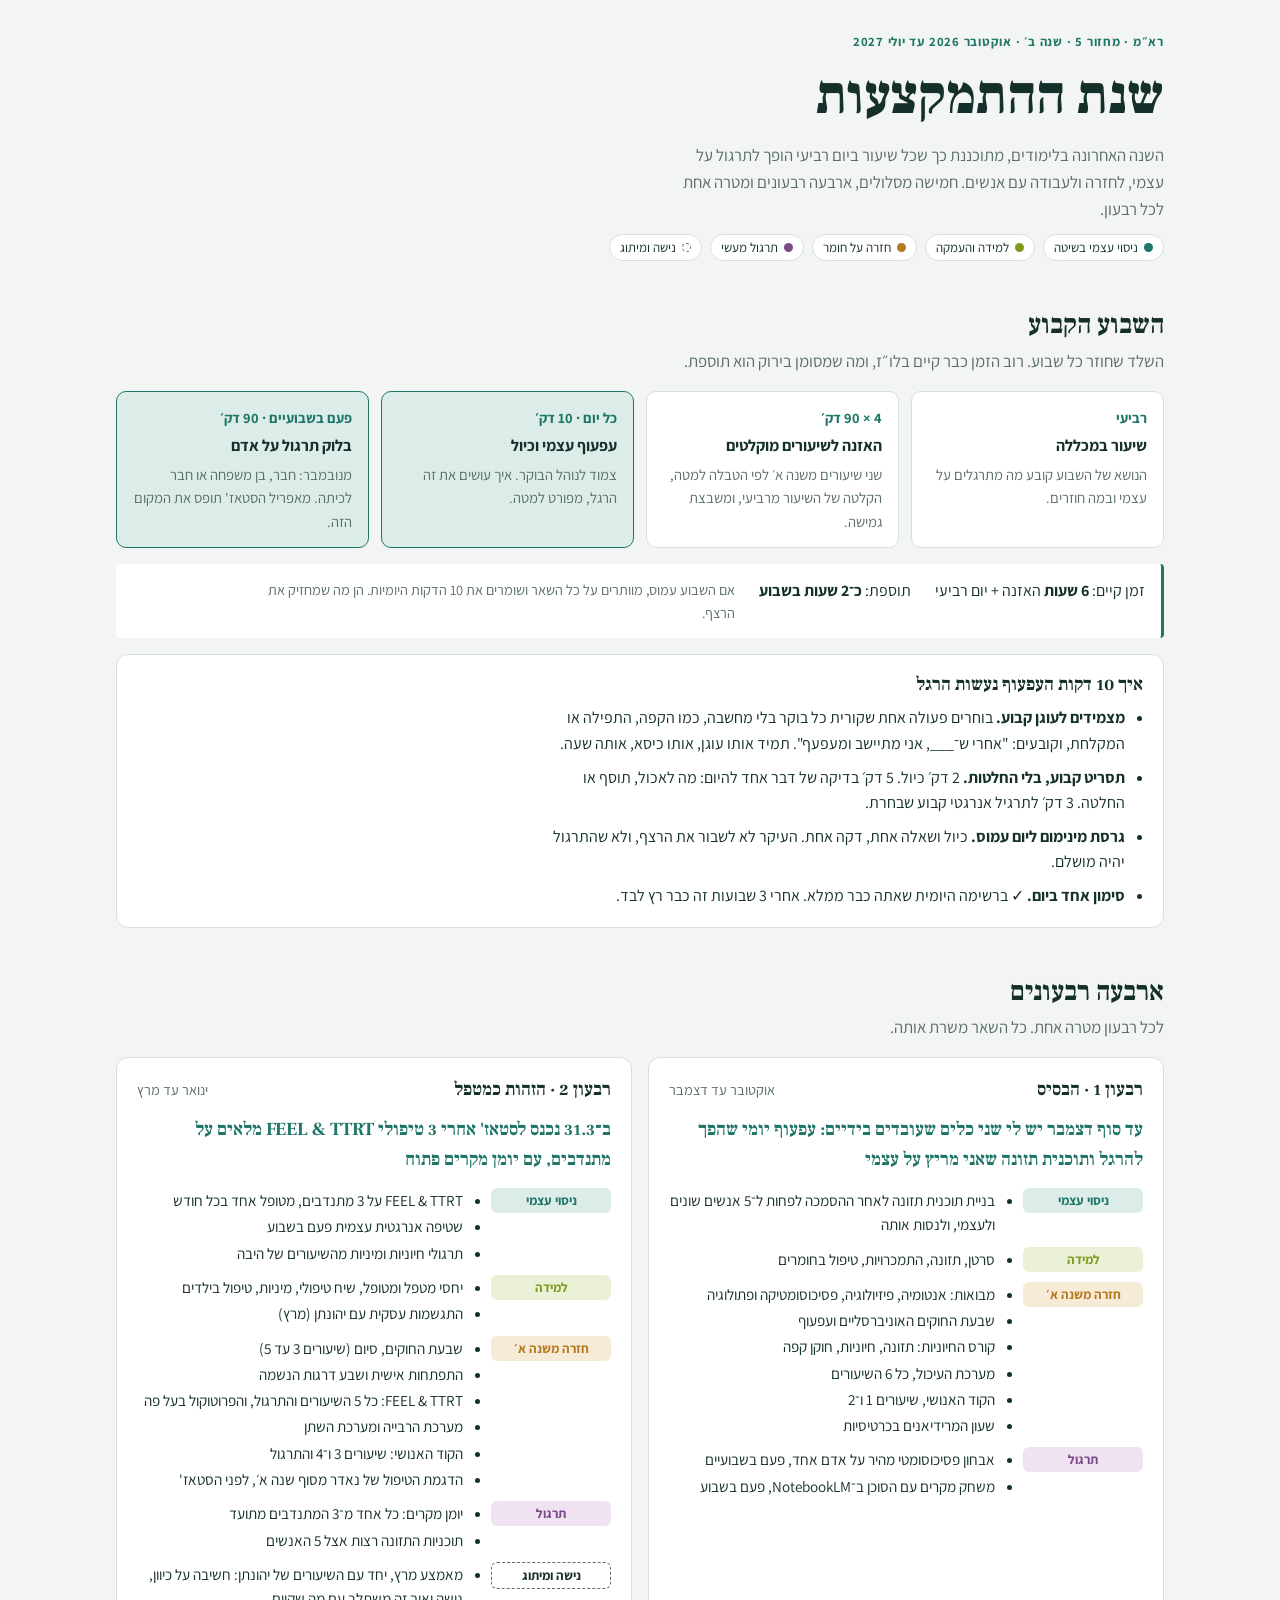
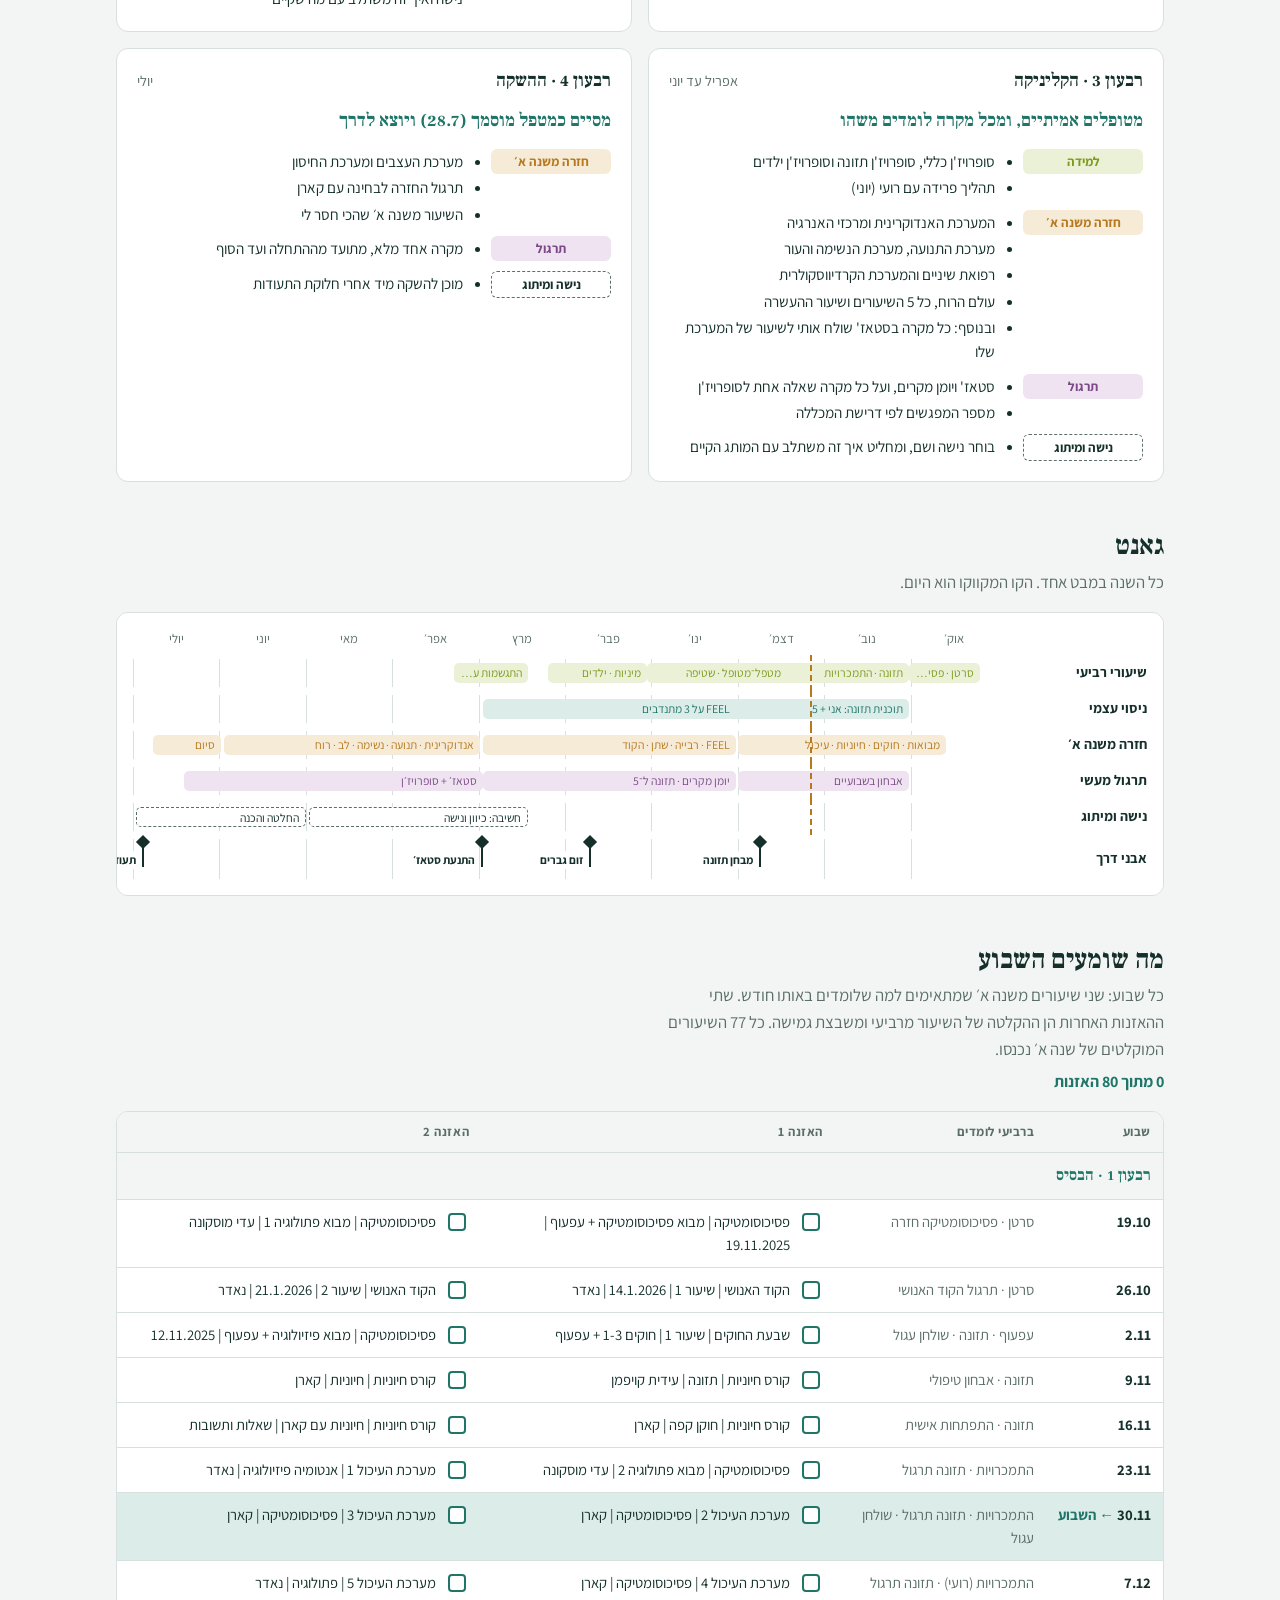
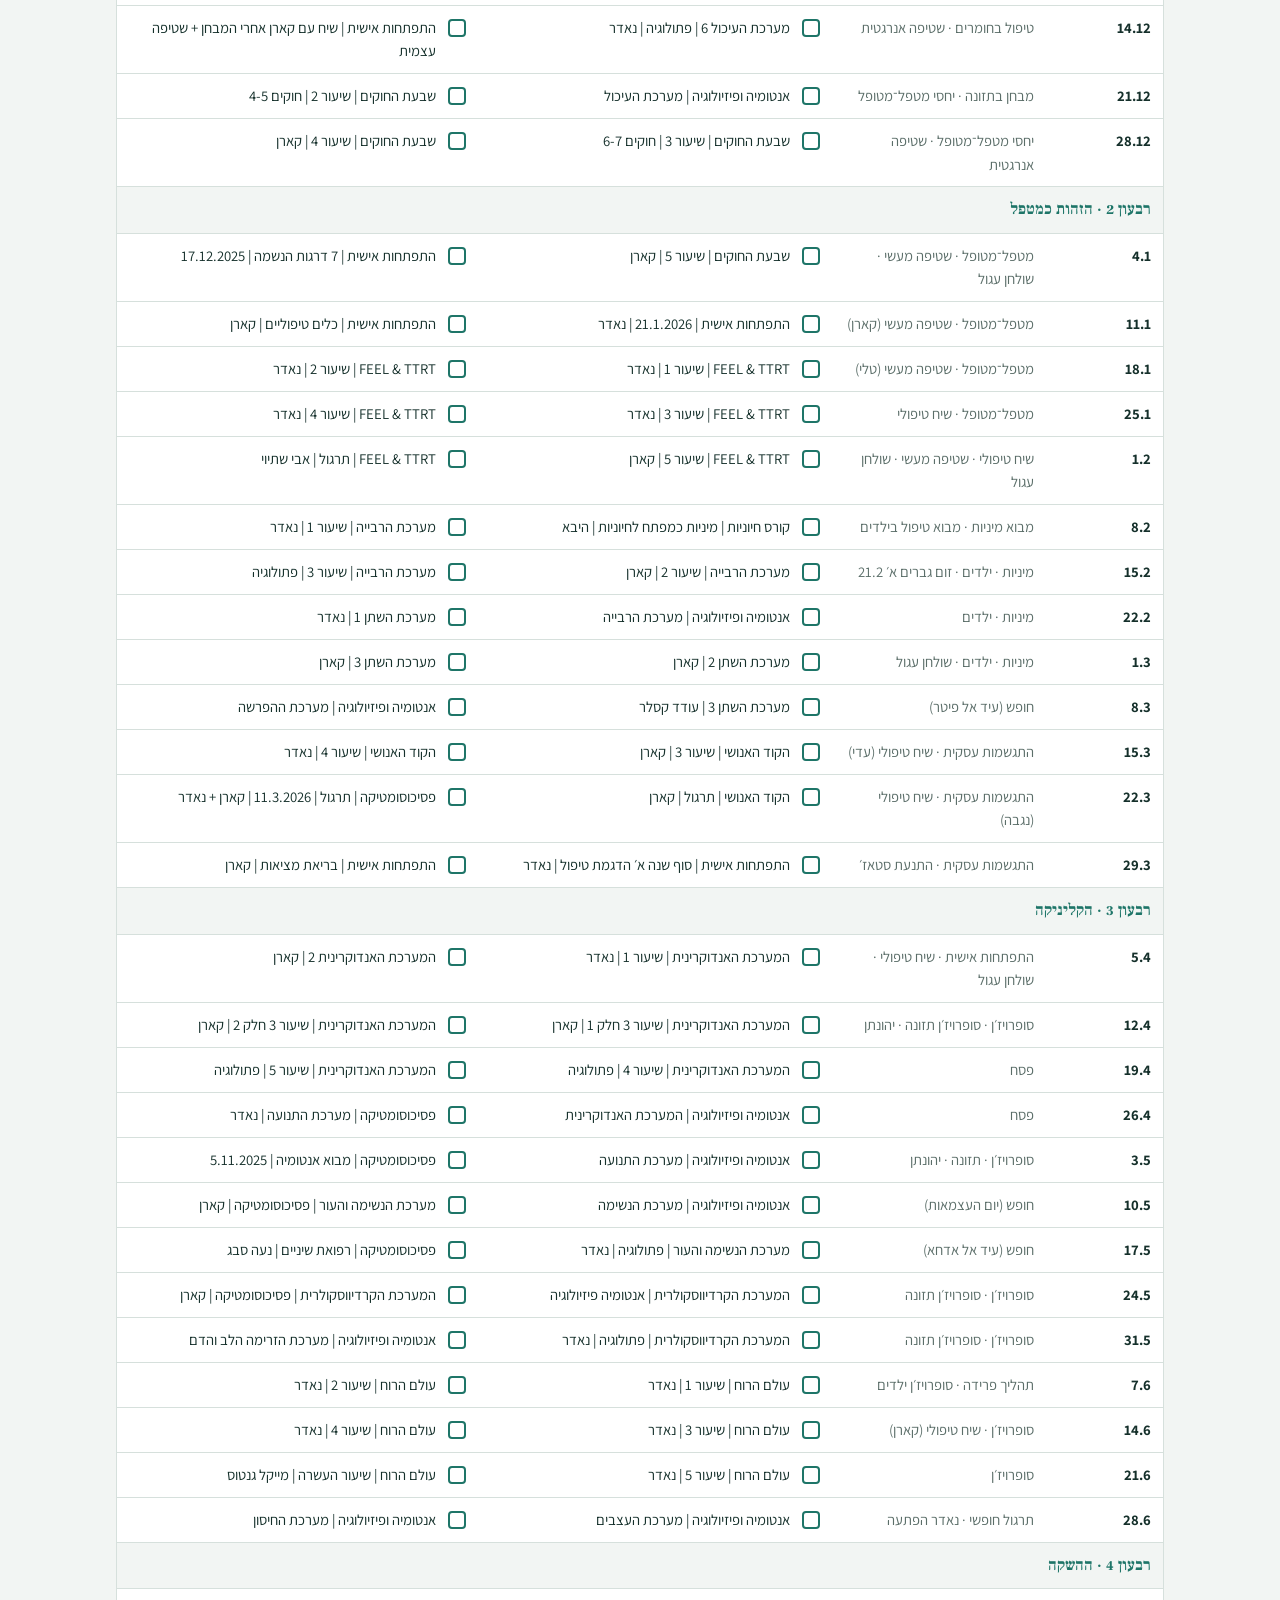
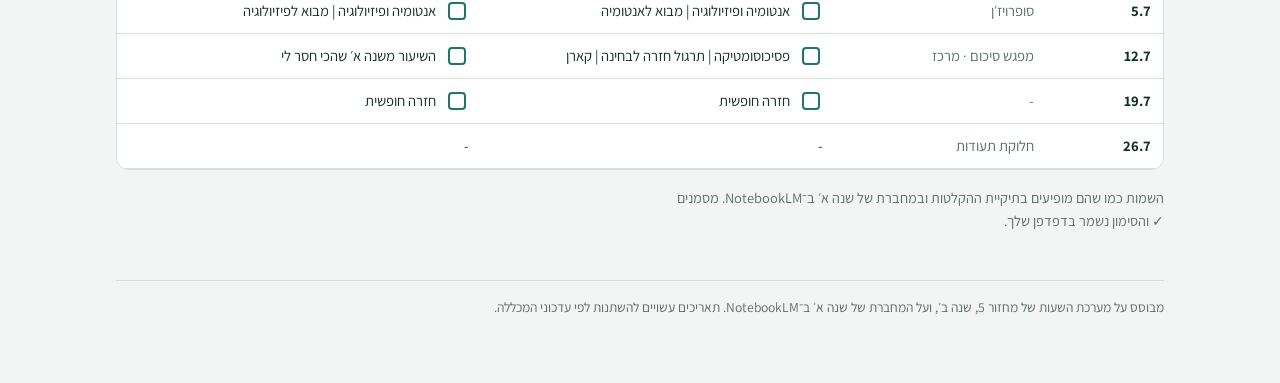
<file: ram-shana-b/index.html>
<!doctype html>
<html lang="he" dir="rtl">
<head>
<meta charset="utf-8">
<meta name="viewport" content="width=device-width, initial-scale=1, viewport-fit=cover">
<meta name="robots" content="noindex, nofollow">
<title>שנת ההתמקצעות</title>
<link href="https://fonts.googleapis.com" rel="preconnect"/>
<link href="https://fonts.googleapis.com/css2?family=Frank+Ruhl+Libre:wght@500;700;900&amp;family=Assistant:wght@400;600;700&amp;display=swap" rel="stylesheet"/>
<style>
/* Layout: one column RTL plan; summary (rhythm, quarters) before detail (gantt, weekly listening table). Palette echoes the college's teal/plum/lime. */
:root{
  --bg:#F2F5F3; --surface:#FFFFFF; --ink:#15302B; --muted:#5B6E69; --line:#D6E0DC;
  --teal:#1E7568; --teal-soft:#DCEDE9; --plum:#7B4A86; --plum-soft:#EFE3F2;
  --lime:#7E9B1F; --lime-soft:#EBF1D6; --gold:#B7791F; --gold-soft:#F6EBD7;
  --display:"Frank Ruhl Libre","David","Times New Roman",serif;
  --body:"Assistant","Segoe UI","Arial",sans-serif;
}
@media (prefers-color-scheme: dark){:root:not([data-theme="light"]){
  --bg:#0F1A18; --surface:#16231F; --ink:#E4EEEA; --muted:#97AAA4; --line:#2A3B36;
  --teal:#5CC0AE; --teal-soft:#1B3631; --plum:#C89AD4; --plum-soft:#30223A;
  --lime:#B5D25A; --lime-soft:#28321A; --gold:#E2AE5C; --gold-soft:#36291A; color-scheme:dark}}
:root[data-theme="dark"]{
  --bg:#0F1A18; --surface:#16231F; --ink:#E4EEEA; --muted:#97AAA4; --line:#2A3B36;
  --teal:#5CC0AE; --teal-soft:#1B3631; --plum:#C89AD4; --plum-soft:#30223A;
  --lime:#B5D25A; --lime-soft:#28321A; --gold:#E2AE5C; --gold-soft:#36291A; color-scheme:dark}
*{box-sizing:border-box}
body{margin:0;background:var(--bg);color:var(--ink);font-family:var(--body);font-size:16px;line-height:1.6;direction:rtl}
.wrap{max-width:1080px;margin:0 auto;padding-inline:16px;padding-block:32px 64px;display:flex;flex-direction:column;gap:48px}
h1,h2,h3{font-family:var(--display);text-wrap:balance;margin:0;line-height:1.2}
h1{font-size:clamp(2.2rem,6vw,3.4rem);font-weight:900}
h2{font-size:1.7rem;font-weight:700}
h3{font-size:1.15rem;font-weight:700}
p{margin:0}
.eyebrow{font-size:.8rem;letter-spacing:.06em;color:var(--teal);font-weight:700}
.lede{color:var(--muted);max-width:62ch;font-size:1.05rem}
header{display:flex;flex-direction:column;gap:12px}
.chk:focus-visible{outline:2px solid var(--teal);outline-offset:2px}
.sec-head{display:flex;flex-direction:column;gap:6px}

/* rhythm */
.rhythm{display:grid;grid-template-columns:repeat(auto-fill,minmax(220px,1fr));gap:12px}
.slot{background:var(--surface);border:1px solid var(--line);border-radius:10px;padding:14px 16px;display:flex;flex-direction:column;gap:4px;min-width:0}
.slot .t{font-weight:700}
.slot .h{font-variant-numeric:tabular-nums;color:var(--teal);font-weight:700;font-size:.9rem}
.slot .d{color:var(--muted);font-size:.92rem}
.slot.new{border-color:var(--teal);background:var(--teal-soft)}
.budget{display:flex;flex-wrap:wrap;gap:8px 24px;padding:14px 16px;border-inline-start:3px solid var(--teal);background:var(--surface);border-radius:4px}
.budget b{font-variant-numeric:tabular-nums}

/* legend chips */
.legend{display:flex;flex-wrap:wrap;gap:8px}
.chip{display:inline-flex;align-items:center;gap:6px;font-size:.82rem;padding:2px 10px;border-radius:999px;background:var(--surface);border:1px solid var(--line)}
.dot{width:9px;height:9px;border-radius:50%}

/* quarters */
.quarters{display:grid;grid-template-columns:repeat(auto-fit,minmax(min(100%,480px),1fr));gap:16px}
.q{background:var(--surface);border:1px solid var(--line);border-radius:12px;padding:20px;display:flex;flex-direction:column;gap:14px;min-width:0}
.q-top{display:flex;justify-content:space-between;gap:12px;align-items:baseline;flex-wrap:wrap}
.q-when{color:var(--muted);font-size:.9rem;font-variant-numeric:tabular-nums}
.goal{font-family:var(--display);font-size:1.15rem;font-weight:700;color:var(--teal)}
.streams{display:flex;flex-direction:column;gap:10px}
.stream{display:grid;grid-template-columns:7.5rem 1fr;gap:10px;align-items:start}
.stream .lbl{font-size:.82rem;font-weight:700;padding:2px 8px;border-radius:6px;text-align:center}
.stream ul{margin:0;padding-inline-start:18px;display:flex;flex-direction:column;gap:2px;font-size:.95rem}
@media (max-width:480px){.stream{grid-template-columns:1fr}.stream .lbl{justify-self:start}}
.c-self{background:var(--teal-soft);color:var(--teal)}
.c-learn{background:var(--lime-soft);color:var(--lime)}
.c-rev{background:var(--gold-soft);color:var(--gold)}
.c-prac{background:var(--plum-soft);color:var(--plum)}
.c-mkt{background:var(--surface);color:var(--ink);border:1px dashed var(--muted)}

/* gantt */
.gantt-box{overflow-x:auto;background:var(--surface);border:1px solid var(--line);border-radius:12px;padding:16px}
.gantt{min-width:820px;display:grid;grid-template-columns:150px 1fr;row-gap:8px}
.g-label{font-size:.88rem;font-weight:700;align-self:center}
.g-track{position:relative;height:28px;background:repeating-linear-gradient(to left,transparent 0,transparent calc(10% - 1px),var(--line) calc(10% - 1px),var(--line) 10%)}
.g-months{position:relative;height:22px}
.g-months span{position:absolute;width:10%;text-align:center;font-size:.8rem;color:var(--muted)}
.g-bar{position:absolute;top:4px;height:20px;border-radius:5px;font-size:.74rem;line-height:20px;padding-inline:6px;white-space:nowrap;overflow:hidden;text-overflow:ellipsis}
.g-ms{position:absolute;top:0;height:28px;width:0;border-inline-start:2px solid var(--ink)}
.g-ms i{position:absolute;top:-2px;inset-inline-start:-6px;width:10px;height:10px;background:var(--ink);transform:rotate(45deg)}
.g-ms b{position:absolute;top:12px;inset-inline-start:4px;font-size:.72rem;white-space:nowrap;font-weight:700;background:var(--surface);padding-inline:2px}
.g-today{position:absolute;top:-4px;bottom:-4px;border-inline-start:2px dashed var(--gold)}

/* weekly table */
.tbl-box{overflow-x:auto;border:1px solid var(--line);border-radius:12px;background:var(--surface)}
table{border-collapse:collapse;width:100%;min-width:760px;font-size:.92rem}
th,td{text-align:start;padding:10px 12px;border-bottom:1px solid var(--line);vertical-align:top}
th{font-size:.8rem;letter-spacing:.04em;color:var(--muted);background:var(--bg);position:sticky;top:0}
td.wk{font-variant-numeric:tabular-nums;white-space:nowrap;font-weight:700}
td.y2{color:var(--muted);max-width:220px}
.lesson{display:flex;gap:8px;align-items:flex-start}
.chk{appearance:none;flex:none;width:18px;height:18px;margin-top:3px;border:2px solid var(--teal);border-radius:4px;cursor:pointer;background:var(--surface)}
.chk:checked{background:var(--teal)}
.chk:checked + span{color:var(--muted);text-decoration:line-through}
tr.now td{background:var(--teal-soft)}
tr.now td.wk::after{content:" ← השבוע";color:var(--teal)}
tr.phase td{background:var(--bg);font-family:var(--display);font-weight:700;font-size:1rem;color:var(--teal)}
.note{color:var(--muted);font-size:.9rem;max-width:70ch}
.progress{font-variant-numeric:tabular-nums;font-weight:700;color:var(--teal)}
.habit{background:var(--surface);border:1px solid var(--line);border-radius:12px;padding:18px 20px;display:flex;flex-direction:column;gap:10px}
.habit ul{margin:0;padding-inline-start:18px;display:flex;flex-direction:column;gap:8px;max-width:75ch}
footer{color:var(--muted);font-size:.85rem;border-top:1px solid var(--line);padding-top:16px}
</style>
</head>
<body>
<div class="wrap">
<header>
<span class="eyebrow">רא״מ · מחזור 5 · שנה ב׳ · אוקטובר 2026 עד יולי 2027</span>
<h1>שנת ההתמקצעות</h1>
<p class="lede">השנה האחרונה בלימודים, מתוכננת כך שכל שיעור ביום רביעי הופך לתרגול על עצמי, לחזרה ולעבודה עם אנשים. חמישה מסלולים, ארבעה רבעונים ומטרה אחת לכל רבעון.</p>
<div class="legend">
<span class="chip"><span class="dot" style="background:var(--teal)"></span>ניסוי עצמי בשיטה</span>
<span class="chip"><span class="dot" style="background:var(--lime)"></span>למידה והעמקה</span>
<span class="chip"><span class="dot" style="background:var(--gold)"></span>חזרה על חומר</span>
<span class="chip"><span class="dot" style="background:var(--plum)"></span>תרגול מעשי</span>
<span class="chip"><span class="dot" style="border:1px dashed var(--muted)"></span>נישה ומיתוג</span>
</div>
</header>
<section class="sec-head" style="gap:16px">
<div class="sec-head">
<h2>השבוע הקבוע</h2>
<p class="lede">השלד שחוזר כל שבוע. רוב הזמן כבר קיים בלו״ז, ומה שמסומן בירוק הוא תוספת.</p>
</div>
<div class="rhythm">
<div class="slot"><span class="h">רביעי</span><span class="t">שיעור במכללה</span><span class="d">הנושא של השבוע קובע מה מתרגלים על עצמי ובמה חוזרים.</span></div>
<div class="slot"><span class="h">4 × 90 דק׳</span><span class="t">האזנה לשיעורים מוקלטים</span><span class="d">שני שיעורים משנה א׳ לפי הטבלה למטה, הקלטה של השיעור מרביעי, ומשבצת גמישה.</span></div>
<div class="slot new"><span class="h">כל יום · 10 דק׳</span><span class="t">עפעוף עצמי וכיול</span><span class="d">צמוד לנוהל הבוקר. איך עושים את זה הרגל, מפורט למטה.</span></div>
<div class="slot new"><span class="h">פעם בשבועיים · 90 דק׳</span><span class="t">בלוק תרגול על אדם</span><span class="d">מנובמבר: חבר, בן משפחה או חבר לכיתה. מאפריל הסטאז' תופס את המקום הזה.</span></div>
</div>
<div class="budget">
<span>זמן קיים: <b>6 שעות</b> האזנה + יום רביעי</span>
<span>תוספת: <b>כ־2 שעות בשבוע</b></span>
<span class="note">אם השבוע עמוס, מוותרים על כל השאר ושומרים את 10 הדקות היומיות. הן מה שמחזיק את הרצף.</span>
</div>
<div class="habit">
<h3>איך 10 דקות העפעוף נעשות הרגל</h3>
<ul>
<li><b>מצמידים לעוגן קבוע.</b> בוחרים פעולה אחת שקורית כל בוקר בלי מחשבה, כמו הקפה, התפילה או המקלחת, וקובעים: "אחרי ש־___, אני מתיישב ומעפעף". תמיד אותו עוגן, אותו כיסא, אותה שעה.</li>
<li><b>תסריט קבוע, בלי החלטות.</b> 2 דק׳ כיול. 5 דק׳ בדיקה של דבר אחד להיום: מה לאכול, תוסף או החלטה. 3 דק׳ לתרגיל אנרגטי קבוע שבחרת.</li>
<li><b>גרסת מינימום ליום עמוס.</b> כיול ושאלה אחת, דקה אחת. העיקר לא לשבור את הרצף, ולא שהתרגול יהיה מושלם.</li>
<li><b>סימון אחד ביום.</b> ✓ ברשימה היומית שאתה כבר ממלא. אחרי 3 שבועות זה כבר רץ לבד.</li>
</ul>
</div>
</section>
<section style="display:flex;flex-direction:column;gap:16px">
<div class="sec-head">
<h2>ארבעה רבעונים</h2>
<p class="lede">לכל רבעון מטרה אחת. כל השאר משרת אותה.</p>
</div>
<div class="quarters">
<article class="q">
<div class="q-top"><h3>רבעון 1 · הבסיס</h3><span class="q-when">אוקטובר עד דצמבר</span></div>
<p class="goal">עד סוף דצמבר יש לי שני כלים שעובדים בידיים: עפעוף יומי שהפך להרגל ותוכנית תזונה שאני מריץ על עצמי</p>
<div class="streams">
<div class="stream"><span class="lbl c-self">ניסוי עצמי</span><ul><li>בניית תוכנית תזונה לאחר ההסמכה לפחות ל־5 אנשים שונים ולעצמי, ולנסות אותה</li></ul></div>
<div class="stream"><span class="lbl c-learn">למידה</span><ul><li>סרטן, תזונה, התמכרויות, טיפול בחומרים</li></ul></div>
<div class="stream"><span class="lbl c-rev">חזרה משנה א׳</span><ul><li>מבואות: אנטומיה, פיזיולוגיה, פסיכוסומטיקה ופתולוגיה</li><li>שבעת החוקים האוניברסליים ועפעוף</li><li>קורס החיוניות: תזונה, חיוניות, חוקן קפה</li><li>מערכת העיכול, כל 6 השיעורים</li><li>הקוד האנושי, שיעורים 1 ו־2</li><li>שעון המרידיאנים בכרטיסיות</li></ul></div>
<div class="stream"><span class="lbl c-prac">תרגול</span><ul><li>אבחון פסיכוסומטי מהיר על אדם אחד, פעם בשבועיים</li><li>משחק מקרים עם הסוכן ב־NotebookLM, פעם בשבוע</li></ul></div>
</div>
</article>
<article class="q">
<div class="q-top"><h3>רבעון 2 · הזהות כמטפל</h3><span class="q-when">ינואר עד מרץ</span></div>
<p class="goal">ב־31.3 נכנס לסטאז' אחרי 3 טיפולי FEEL &amp; TTRT מלאים על מתנדבים, עם יומן מקרים פתוח</p>
<div class="streams">
<div class="stream"><span class="lbl c-self">ניסוי עצמי</span><ul><li>FEEL &amp; TTRT על 3 מתנדבים, מטופל אחד בכל חודש</li><li>שטיפה אנרגטית עצמית פעם בשבוע</li><li>תרגולי חיוניות ומיניות מהשיעורים של היבה</li></ul></div>
<div class="stream"><span class="lbl c-learn">למידה</span><ul><li>יחסי מטפל ומטופל, שיח טיפולי, מיניות, טיפול בילדים</li><li>התגשמות עסקית עם יהונתן (מרץ)</li></ul></div>
<div class="stream"><span class="lbl c-rev">חזרה משנה א׳</span><ul><li>שבעת החוקים, סיום (שיעורים 3 עד 5)</li><li>התפתחות אישית ושבע דרגות הנשמה</li><li>FEEL &amp; TTRT: כל 5 השיעורים והתרגול, והפרוטוקול בעל פה</li><li>מערכת הרבייה ומערכת השתן</li><li>הקוד האנושי: שיעורים 3 ו־4 והתרגול</li><li>הדגמת הטיפול של נאדר מסוף שנה א׳, לפני הסטאז'</li></ul></div>
<div class="stream"><span class="lbl c-prac">תרגול</span><ul><li>יומן מקרים: כל אחד מ־3 המתנדבים מתועד</li><li>תוכניות התזונה רצות אצל 5 האנשים</li></ul></div>
<div class="stream"><span class="lbl c-mkt">נישה ומיתוג</span><ul><li>מאמצע מרץ, יחד עם השיעורים של יהונתן: חשיבה על כיוון, נישה ואיך זה משתלב עם מה שקיים</li></ul></div>
</div>
</article>
<article class="q">
<div class="q-top"><h3>רבעון 3 · הקליניקה</h3><span class="q-when">אפריל עד יוני</span></div>
<p class="goal">מטופלים אמיתיים, ומכל מקרה לומדים משהו</p>
<div class="streams">
<div class="stream"><span class="lbl c-learn">למידה</span><ul><li>סופרויז'ן כללי, סופרויז'ן תזונה וסופרויז'ן ילדים</li><li>תהליך פרידה עם רועי (יוני)</li></ul></div>
<div class="stream"><span class="lbl c-rev">חזרה משנה א׳</span><ul><li>המערכת האנדוקרינית ומרכזי האנרגיה</li><li>מערכת התנועה, מערכת הנשימה והעור</li><li>רפואת שיניים והמערכת הקרדיווסקולרית</li><li>עולם הרוח, כל 5 השיעורים ושיעור ההעשרה</li><li>ובנוסף: כל מקרה בסטאז' שולח אותי לשיעור של המערכת שלו</li></ul></div>
<div class="stream"><span class="lbl c-prac">תרגול</span><ul><li>סטאז' ויומן מקרים, ועל כל מקרה שאלה אחת לסופרויז'ן</li><li>מספר המפגשים לפי דרישת המכללה</li></ul></div>
<div class="stream"><span class="lbl c-mkt">נישה ומיתוג</span><ul><li>בוחר נישה ושם, ומחליט איך זה משתלב עם המותג הקיים</li></ul></div>
</div>
</article>
<article class="q">
<div class="q-top"><h3>רבעון 4 · ההשקה</h3><span class="q-when">יולי</span></div>
<p class="goal">מסיים כמטפל מוסמך (28.7) ויוצא לדרך</p>
<div class="streams">
<div class="stream"><span class="lbl c-rev">חזרה משנה א׳</span><ul><li>מערכת העצבים ומערכת החיסון</li><li>תרגול החזרה לבחינה עם קארן</li><li>השיעור משנה א׳ שהכי חסר לי</li></ul></div>
<div class="stream"><span class="lbl c-prac">תרגול</span><ul><li>מקרה אחד מלא, מתועד מההתחלה ועד הסוף</li></ul></div>
<div class="stream"><span class="lbl c-mkt">נישה ומיתוג</span><ul><li>מוכן להשקה מיד אחרי חלוקת התעודות</li></ul></div>
</div>
</article>
</div>
</section>
<section style="display:flex;flex-direction:column;gap:16px">
<div class="sec-head">
<h2>גאנט</h2>
<p class="lede">כל השנה במבט אחד. הקו המקווקו הוא היום.</p>
</div>
<div class="gantt-box"><div class="gantt" id="gantt"></div></div>
</section>
<section style="display:flex;flex-direction:column;gap:16px">
<div class="sec-head">
<h2>מה שומעים השבוע</h2>
<p class="lede">כל שבוע: שני שיעורים משנה א׳ שמתאימים למה שלומדים באותו חודש. שתי ההאזנות האחרות הן ההקלטה של השיעור מרביעי ומשבצת גמישה. כל 77 השיעורים המוקלטים של שנה א׳ נכנסו.</p>
<p class="progress" id="prog"></p>
</div>
<div class="tbl-box">
<table>
<thead><tr><th>שבוע</th><th>ברביעי לומדים</th><th>האזנה 1</th><th>האזנה 2</th></tr></thead>
<tbody id="weeks"></tbody>
</table>
</div>
<p class="note">השמות כמו שהם מופיעים בתיקיית ההקלטות ובמחברת של שנה א׳ ב־NotebookLM. מסמנים ✓ והסימון נשמר בדפדפן שלך.</p>
</section>
<footer>מבוסס על מערכת השעות של מחזור 5, שנה ב׳, ועל המחברת של שנה א׳ ב־NotebookLM. תאריכים עשויים להשתנות לפי עדכוני המכללה.</footer>
</div>
<script>
(function(){
  // gantt: Oct 1 2026 to Aug 1 2027, 10 month columns, RTL
  const T0=new Date(2026,9,1), T1=new Date(2027,7,1);
  const pos=d=>Math.max(0,Math.min(100,(d-T0)/(T1-T0)*100));
  const D=(m,d)=>new Date(m>=9?2026:2027,m,d); // m: 0-11
  const months=['אוק׳','נוב׳','דצמ׳','ינו׳','פבר׳','מרץ','אפר׳','מאי','יוני','יולי'];
  const C={self:'c-self',learn:'c-learn',rev:'c-rev',prac:'c-prac',mkt:'c-mkt'};
  const rows=[
    {l:'שיעורי רביעי',c:'learn',bars:[[D(9,7),D(10,1),'סרטן · פסיכוסומטיקה'],[D(10,1),D(11,22),'תזונה · התמכרויות'],[D(11,14),D(1,1),'מטפל־מטופל · שטיפה'],[D(1,1),D(2,8),'מיניות · ילדים'],[D(2,15),D(3,10),'התגשמות עסקית']]},
    {l:'ניסוי עצמי',c:'self',bars:[[D(10,1),D(0,31),'תוכנית תזונה: אני + 5'],[D(0,1),D(2,31),'FEEL על 3 מתנדבים']]},
    {l:'חזרה משנה א׳',c:'rev',bars:[[D(9,19),D(11,31),'מבואות · חוקים · חיוניות · עיכול'],[D(0,1),D(2,31),'FEEL · רבייה · שתן · הקוד'],[D(3,1),D(5,30),'אנדוקרינית · תנועה · נשימה · לב · רוח'],[D(6,1),D(6,25),'סיום']]},
    {l:'תרגול מעשי',c:'prac',bars:[[D(10,1),D(11,31),'אבחון בשבועיים'],[D(0,1),D(2,31),'יומן מקרים · תזונה ל־5'],[D(2,31),D(6,14),'סטאז׳ + סופרויז׳ן']]},
    {l:'נישה ומיתוג',c:'mkt',bars:[[D(2,15),D(4,31),'חשיבה: כיוון ונישה'],[D(5,1),D(6,31),'החלטה והכנה']]}
  ];
  const ms=[[D(11,23),'מבחן תזונה'],[D(1,21),'זום גברים'],[D(2,31),'התנעת סטאז׳'],[D(6,28),'תעודות']];
  const g=document.getElementById('gantt'); let h='';
  h+='<div></div><div class="g-months">'+months.map((m,i)=>`<span style="right:${i*10}%">${m}</span>`).join('')+'</div>';
  const today=new Date(); const tp=pos(today); const showToday=today>=T0&&today<=T1;
  rows.forEach(r=>{
    h+=`<div class="g-label">${r.l}</div><div class="g-track">`;
    r.bars.forEach(b=>{const s=pos(b[0]),e=pos(b[1]);h+=`<div class="g-bar ${C[r.c]}" style="right:${s}%;width:${Math.max(e-s,2)}%" title="${b[2]}">${b[2]}</div>`});
    if(showToday) h+=`<div class="g-today" style="right:${tp}%"></div>`;
    h+='</div>';
  });
  h+='<div class="g-label">אבני דרך</div><div class="g-track" style="height:40px">'+ms.map(m=>`<div class="g-ms" style="right:${pos(m[0])}%"><i></i><b>${m[1]}</b></div>`).join('')+'</div>';
  g.innerHTML=h;

  // weekly listening plan: week starts Monday; wed = lesson date
  const W=[
    ['phase','רבעון 1 · הבסיס'],
    ['19.10','סרטן · פסיכוסומטיקה חזרה','פסיכוסומטיקה | מבוא פסיכוסומטיקה + עפעוף | 19.11.2025','פסיכוסומטיקה | מבוא פתולוגיה 1 | עדי מוסקונה'],
    ['26.10','סרטן · תרגול הקוד האנושי','הקוד האנושי | שיעור 1 | 14.1.2026 | נאדר','הקוד האנושי | שיעור 2 | 21.1.2026 | נאדר'],
    ['2.11','עפעוף · תזונה · שולחן עגול','שבעת החוקים | שיעור 1 | חוקים 1-3 + עפעוף','פסיכוסומטיקה | מבוא פיזיולוגיה + עפעוף | 12.11.2025'],
    ['9.11','תזונה · אבחון טיפולי','קורס חיוניות | תזונה | עידית קויפמן','קורס חיוניות | חיוניות | קארן'],
    ['16.11','תזונה · התפתחות אישית','קורס חיוניות | חוקן קפה | קארן','קורס חיוניות | חיוניות עם קארן | שאלות ותשובות'],
    ['23.11','התמכרויות · תזונה תרגול','פסיכוסומטיקה | מבוא פתולוגיה 2 | עדי מוסקונה','מערכת העיכול 1 | אנטומיה פיזיולוגיה | נאדר'],
    ['30.11','התמכרויות · תזונה תרגול · שולחן עגול','מערכת העיכול 2 | פסיכוסומטיקה | קארן','מערכת העיכול 3 | פסיכוסומטיקה | קארן'],
    ['7.12','התמכרויות (רועי) · תזונה תרגול','מערכת העיכול 4 | פסיכוסומטיקה | קארן','מערכת העיכול 5 | פתולוגיה | נאדר'],
    ['14.12','טיפול בחומרים · שטיפה אנרגטית','מערכת העיכול 6 | פתולוגיה | נאדר','התפתחות אישית | שיח עם קארן אחרי המבחן + שטיפה עצמית'],
    ['21.12','מבחן בתזונה · יחסי מטפל־מטופל','אנטומיה ופיזיולוגיה | מערכת העיכול','שבעת החוקים | שיעור 2 | חוקים 4-5'],
    ['28.12','יחסי מטפל־מטופל · שטיפה אנרגטית','שבעת החוקים | שיעור 3 | חוקים 6-7','שבעת החוקים | שיעור 4 | קארן'],
    ['phase','רבעון 2 · הזהות כמטפל'],
    ['4.1','מטפל־מטופל · שטיפה מעשי · שולחן עגול','שבעת החוקים | שיעור 5 | קארן','התפתחות אישית | 7 דרגות הנשמה | 17.12.2025'],
    ['11.1','מטפל־מטופל · שטיפה מעשי (קארן)','התפתחות אישית | 21.1.2026 | נאדר','התפתחות אישית | כלים טיפוליים | קארן'],
    ['18.1','מטפל־מטופל · שטיפה מעשי (טלי)','FEEL & TTRT | שיעור 1 | נאדר','FEEL & TTRT | שיעור 2 | נאדר'],
    ['25.1','מטפל־מטופל · שיח טיפולי','FEEL & TTRT | שיעור 3 | נאדר','FEEL & TTRT | שיעור 4 | נאדר'],
    ['1.2','שיח טיפולי · שטיפה מעשי · שולחן עגול','FEEL & TTRT | שיעור 5 | קארן','FEEL & TTRT | תרגול | אבי שתיוי'],
    ['8.2','מבוא מיניות · מבוא טיפול בילדים','קורס חיוניות | מיניות כמפתח לחיוניות | היבא','מערכת הרבייה | שיעור 1 | נאדר'],
    ['15.2','מיניות · ילדים · זום גברים א׳ 21.2','מערכת הרבייה | שיעור 2 | קארן','מערכת הרבייה | שיעור 3 | פתולוגיה'],
    ['22.2','מיניות · ילדים','אנטומיה ופיזיולוגיה | מערכת הרבייה','מערכת השתן 1 | נאדר'],
    ['1.3','מיניות · ילדים · שולחן עגול','מערכת השתן 2 | קארן','מערכת השתן 3 | קארן'],
    ['8.3','חופש (עיד אל פיטר)','מערכת השתן 3 | עודד קסלר','אנטומיה ופיזיולוגיה | מערכת ההפרשה'],
    ['15.3','התגשמות עסקית · שיח טיפולי (עדי)','הקוד האנושי | שיעור 3 | קארן','הקוד האנושי | שיעור 4 | נאדר'],
    ['22.3','התגשמות עסקית · שיח טיפולי (נגבה)','הקוד האנושי | תרגול | קארן','פסיכוסומטיקה | תרגול | 11.3.2026 | קארן + נאדר'],
    ['29.3','התגשמות עסקית · התנעת סטאז׳','התפתחות אישית | סוף שנה א׳ הדגמת טיפול | נאדר','התפתחות אישית | בריאת מציאות | קארן'],
    ['phase','רבעון 3 · הקליניקה'],
    ['5.4','התפתחות אישית · שיח טיפולי · שולחן עגול','המערכת האנדוקרינית | שיעור 1 | נאדר','המערכת האנדוקרינית 2 | קארן'],
    ['12.4','סופרויז׳ן · סופרויז׳ן תזונה · יהונתן','המערכת האנדוקרינית | שיעור 3 חלק 1 | קארן','המערכת האנדוקרינית | שיעור 3 חלק 2 | קארן'],
    ['19.4','פסח','המערכת האנדוקרינית | שיעור 4 | פתולוגיה','המערכת האנדוקרינית | שיעור 5 | פתולוגיה'],
    ['26.4','פסח','אנטומיה ופיזיולוגיה | המערכת האנדוקרינית','פסיכוסומטיקה | מערכת התנועה | נאדר'],
    ['3.5','סופרויז׳ן · תזונה · יהונתן','אנטומיה ופיזיולוגיה | מערכת התנועה','פסיכוסומטיקה | מבוא אנטומיה | 5.11.2025'],
    ['10.5','חופש (יום העצמאות)','אנטומיה ופיזיולוגיה | מערכת הנשימה','מערכת הנשימה והעור | פסיכוסומטיקה | קארן'],
    ['17.5','חופש (עיד אל אדחא)','מערכת הנשימה והעור | פתולוגיה | נאדר','פסיכוסומטיקה | רפואת שיניים | נעה סבג'],
    ['24.5','סופרויז׳ן · סופרויז׳ן תזונה','המערכת הקרדיווסקולרית | אנטומיה פיזיולוגיה','המערכת הקרדיווסקולרית | פסיכוסומטיקה | קארן'],
    ['31.5','סופרויז׳ן · סופרויז׳ן תזונה','המערכת הקרדיווסקולרית | פתולוגיה | נאדר','אנטומיה ופיזיולוגיה | מערכת הזרימה הלב והדם'],
    ['7.6','תהליך פרידה · סופרויז׳ן ילדים','עולם הרוח | שיעור 1 | נאדר','עולם הרוח | שיעור 2 | נאדר'],
    ['14.6','סופרויז׳ן · שיח טיפולי (קארן)','עולם הרוח | שיעור 3 | נאדר','עולם הרוח | שיעור 4 | נאדר'],
    ['21.6','סופרויז׳ן','עולם הרוח | שיעור 5 | נאדר','עולם הרוח | שיעור העשרה | מייקל גנטוס'],
    ['28.6','תרגול חופשי · נאדר הפתעה','אנטומיה ופיזיולוגיה | מערכת העצבים','אנטומיה ופיזיולוגיה | מערכת החיסון'],
    ['phase','רבעון 4 · ההשקה'],
    ['5.7','סופרויז׳ן','אנטומיה ופיזיולוגיה | מבוא לאנטומיה','אנטומיה ופיזיולוגיה | מבוא לפיזיולוגיה'],
    ['12.7','מפגש סיכום · מרכז','פסיכוסומטיקה | תרגול חזרה לבחינה | קארן','השיעור משנה א׳ שהכי חסר לי'],
    ['19.7','-','חזרה חופשית','חזרה חופשית'],
    ['26.7','חלוקת תעודות','-','-']
  ];
  let saved={}; try{saved=JSON.parse(localStorage.getItem('ramB-gym')||'{}')}catch(e){}
  const tb=document.getElementById('weeks'); let rowsH='', idx=0;
  const toDate=s=>{const [d,m]=s.split('.').map(Number);return new Date(m>=9?2026:2027,m-1,d)};
  W.forEach(w=>{
    if(w[0]==='phase'){rowsH+=`<tr class="phase"><td colspan="4">${w[1]}</td></tr>`;return}
    const st=toDate(w[0]), en=new Date(st.getTime()+7*864e5), now=today>=st&&today<en;
    const cell=(t,k)=>{if(t==='-')return '<td>-</td>';const id='l'+k;return `<td><label class="lesson"><input type="checkbox" class="chk" id="${id}" data-k="${id}"${saved[id]?' checked':''}><span>${t}</span></label></td>`};
    rowsH+=`<tr${now?' class="now"':''}><td class="wk">${w[0]}</td><td class="y2">${w[1]}</td>${cell(w[2],idx+'a')}${cell(w[3],idx+'b')}</tr>`; idx++;
  });
  tb.innerHTML=rowsH;
  const prog=document.getElementById('prog');
  function upd(){const all=[...tb.querySelectorAll('.chk')];prog.textContent=`${all.filter(c=>c.checked).length} מתוך ${all.length} האזנות`}
  tb.addEventListener('change',e=>{if(!e.target.dataset.k)return;saved[e.target.dataset.k]=e.target.checked;try{localStorage.setItem('ramB-gym',JSON.stringify(saved))}catch(err){}upd()});
  upd();
})();
</script>
</body>
</html>
</file>
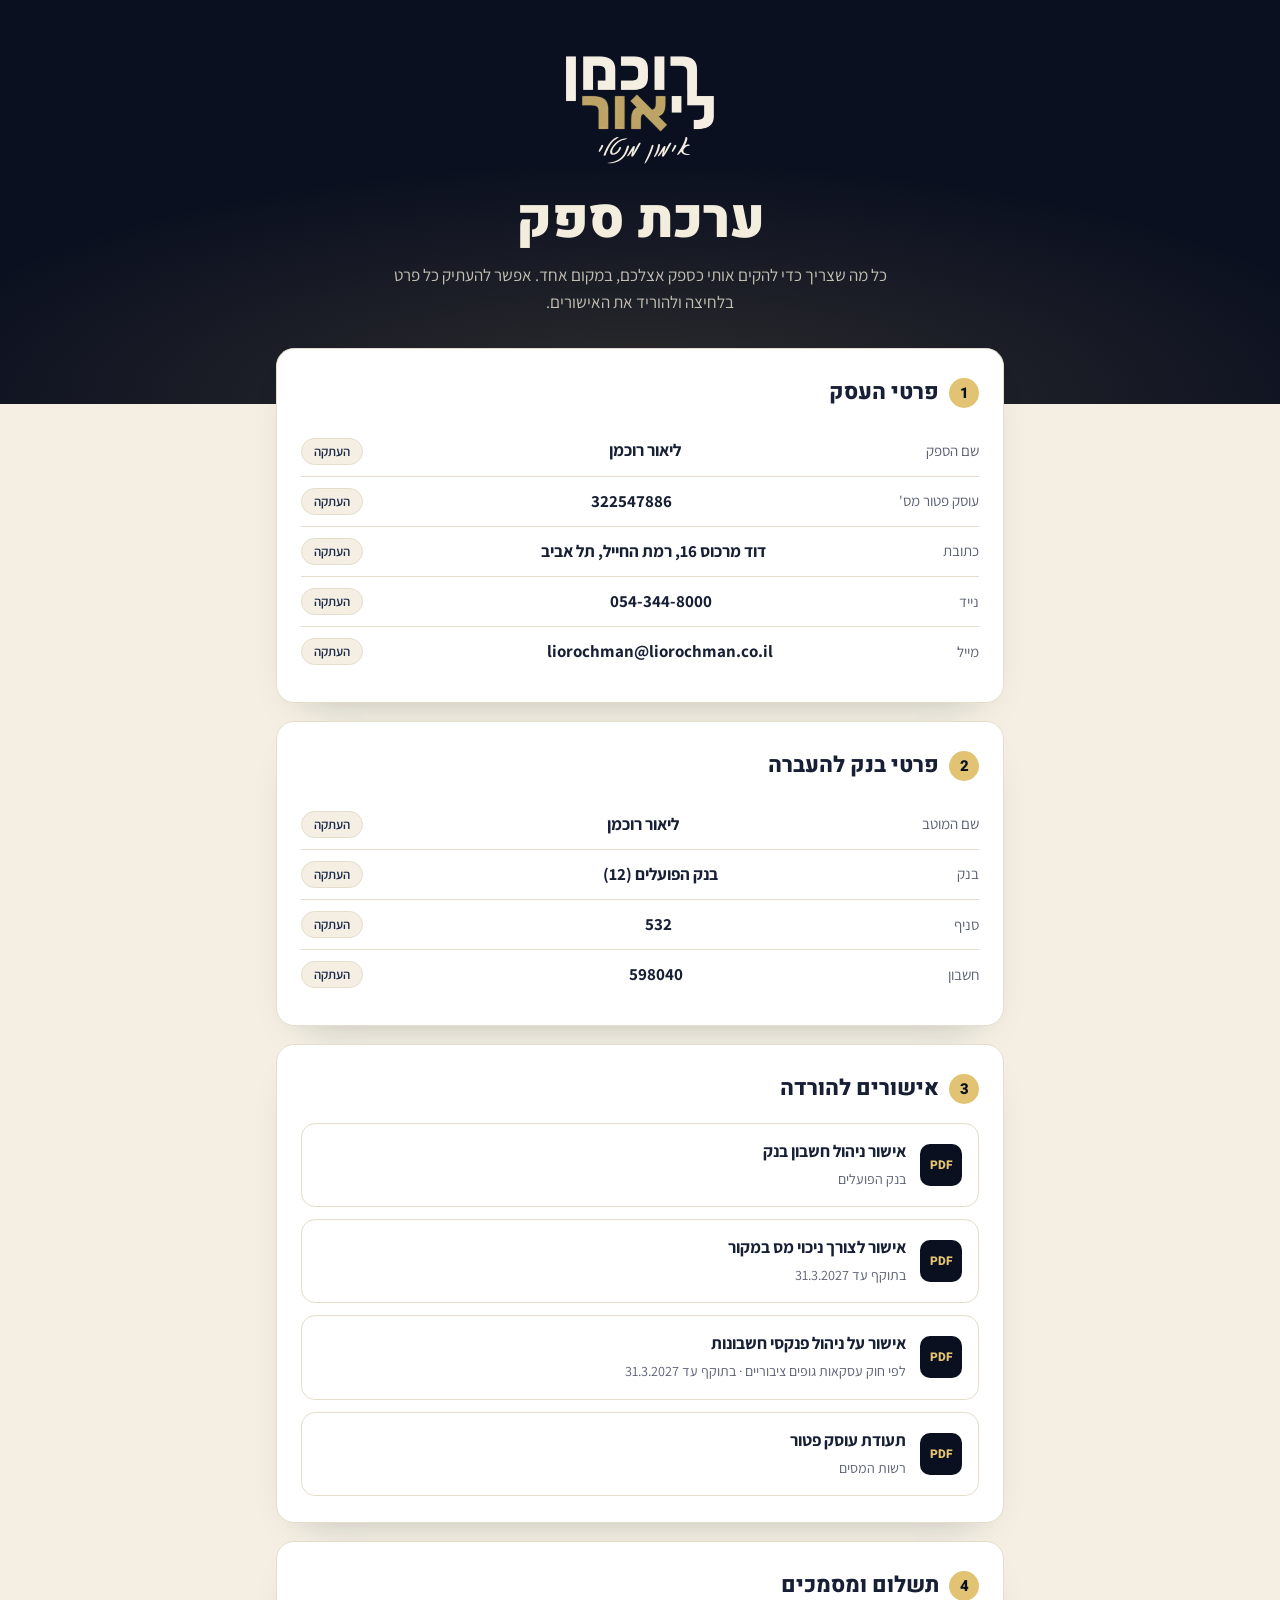
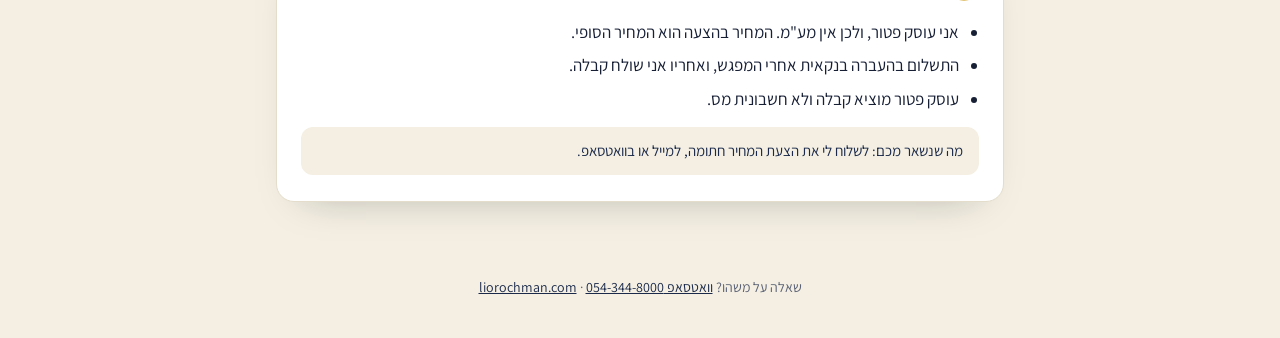
<file: supplier/index.html>
<!doctype html>
<html lang="he" dir="rtl">
<head>
<meta charset="utf-8">
<meta name="viewport" content="width=device-width,initial-scale=1">
<meta name="robots" content="noindex,nofollow">
<title>ערכת ספק · ליאור רוכמן</title>
<link rel="icon" href="/favicon.svg" type="image/svg+xml">
<style>
@font-face{font-family:'Heebo';font-weight:700 900;font-display:swap;src:url(/assets/fonts/heebo-hebrew.woff2) format('woff2');unicode-range:U+0307-0308,U+0590-05FF,U+200C-2010,U+20AA,U+25CC,U+FB1D-FB4F}
@font-face{font-family:'Heebo';font-weight:700 900;font-display:swap;src:url(/assets/fonts/heebo-latin.woff2) format('woff2');unicode-range:U+0000-00FF,U+2000-206F}
@font-face{font-family:'Assistant';font-weight:400 700;font-display:swap;src:url(/assets/fonts/assistant-hebrew.woff2) format('woff2');unicode-range:U+0307-0308,U+0590-05FF,U+200C-2010,U+20AA,U+25CC,U+FB1D-FB4F}
@font-face{font-family:'Assistant';font-weight:400 700;font-display:swap;src:url(/assets/fonts/assistant-latin.woff2) format('woff2');unicode-range:U+0000-00FF,U+2000-206F}
:root{--ink:#0B1020;--ink-soft:#1B2A4A;--gold:#E2C374;--gold-deep:#A8842F;--paper:#FFFFFF;--mist:#F4EFE2;--line:#E4DDCB;--mute:#5B6275;--text:#171F35}
*{box-sizing:border-box}
body{margin:0;background:var(--mist);color:var(--text);font-family:'Assistant','Heebo',Arial,sans-serif;font-size:17px;line-height:1.6}
.hero{background:var(--ink);color:var(--mist);padding:56px 20px 88px;text-align:center;position:relative;overflow:hidden}
.hero:after{content:"";position:absolute;inset:auto -10% -60% -10%;height:120%;background:radial-gradient(closest-side,rgba(226,195,116,.16),transparent);pointer-events:none}
.logo{display:block;margin:0 auto 26px;height:auto;width:150px}
.wm{font-family:'Heebo',sans-serif;font-weight:900;font-size:22px;letter-spacing:.5px;margin-bottom:28px}
.wm b{color:var(--gold)}
h1{font-family:'Heebo',sans-serif;font-weight:900;font-size:clamp(34px,7vw,54px);line-height:1.1;margin:0 0 12px}
.hero p{margin:0 auto;max-width:520px;color:rgba(244,239,226,.78)}
.wrap{max-width:760px;margin:-56px auto 0;padding:0 16px 48px;position:relative;z-index:1}
.card{background:var(--paper);border:1px solid var(--line);border-radius:18px;padding:26px 24px;margin-bottom:18px;box-shadow:0 18px 40px -28px rgba(11,16,32,.35)}
.card h2{font-family:'Heebo',sans-serif;font-weight:800;font-size:22px;margin:0 0 16px;display:flex;align-items:center;gap:10px}
.card h2 .n{width:30px;height:30px;border-radius:50%;background:var(--gold);color:var(--ink);display:inline-grid;place-items:center;font-size:15px;flex:none}
.row{display:flex;justify-content:space-between;align-items:center;gap:12px;padding:11px 0;border-top:1px solid var(--line)}
.row:first-of-type{border-top:0}
.k{color:var(--mute);font-size:15px;flex:none}
.v{font-weight:700;text-align:left;direction:ltr;unicode-bidi:plaintext;min-width:0;overflow-wrap:anywhere}
.v.he{direction:rtl;text-align:right}
.cp{border:1px solid var(--line);background:var(--mist);color:var(--ink-soft);border-radius:999px;padding:4px 12px;font:600 13px 'Assistant',sans-serif;cursor:pointer;flex:none}
.cp.ok{background:var(--gold);border-color:var(--gold);color:var(--ink)}
.docs{display:grid;gap:12px}
.doc{display:flex;align-items:center;gap:14px;text-decoration:none;color:inherit;border:1px solid var(--line);border-radius:14px;padding:14px 16px;transition:border-color .2s,transform .2s}
.doc:hover{border-color:var(--gold-deep);transform:translateY(-2px)}
.ic{width:42px;height:42px;border-radius:10px;background:var(--ink);color:var(--gold);display:grid;place-items:center;font:800 12px 'Heebo',sans-serif;flex:none}
.doc b{display:block}
.doc small{color:var(--mute)}
.note{background:var(--mist);border-radius:12px;padding:12px 16px;font-size:15px;color:var(--ink-soft);margin-top:14px}
.all{display:block;text-align:center;background:var(--ink);color:var(--mist);text-decoration:none;border-radius:999px;padding:14px;font:800 17px 'Heebo',sans-serif;margin-top:16px}
.all span{color:var(--gold)}
ul{margin:0;padding-inline-start:20px}
li{margin:6px 0}
footer{text-align:center;color:var(--mute);font-size:14px;padding:8px 16px 40px}
footer a{color:var(--ink-soft)}
@media (max-width:480px){.row{flex-wrap:wrap}.v{flex:1 1 100%;text-align:right}.card{padding:22px 18px}}
</style>
</head>
<body>
<header class="hero">
  <img class="logo" src="logo.png" alt="ליאור רוכמן, אימון מנטלי" width="150" height="109">
  <h1>ערכת ספק</h1>
  <p>כל מה שצריך כדי להקים אותי כספק אצלכם, במקום אחד. אפשר להעתיק כל פרט בלחיצה ולהוריד את האישורים.</p>
</header>
<main class="wrap">

  <section class="card">
    <h2><span class="n">1</span>פרטי העסק</h2>
    <div class="row"><span class="k">שם הספק</span><span class="v he">ליאור רוכמן</span><button class="cp" data-c="ליאור רוכמן">העתקה</button></div>
    <div class="row"><span class="k">עוסק פטור מס'</span><span class="v">322547886</span><button class="cp" data-c="322547886">העתקה</button></div>
    <div class="row"><span class="k">כתובת</span><span class="v he">דוד מרכוס 16, רמת החייל, תל אביב</span><button class="cp" data-c="דוד מרכוס 16, רמת החייל, תל אביב">העתקה</button></div>
    <div class="row"><span class="k">נייד</span><span class="v">054-344-8000</span><button class="cp" data-c="054-344-8000">העתקה</button></div>
    <div class="row"><span class="k">מייל</span><span class="v">liorochman@liorochman.co.il</span><button class="cp" data-c="liorochman@liorochman.co.il">העתקה</button></div>
  </section>

  <section class="card">
    <h2><span class="n">2</span>פרטי בנק להעברה</h2>
    <div class="row"><span class="k">שם המוטב</span><span class="v he">ליאור רוכמן</span><button class="cp" data-c="ליאור רוכמן">העתקה</button></div>
    <div class="row"><span class="k">בנק</span><span class="v he">בנק הפועלים (12)</span><button class="cp" data-c="12">העתקה</button></div>
    <div class="row"><span class="k">סניף</span><span class="v">532</span><button class="cp" data-c="532">העתקה</button></div>
    <div class="row"><span class="k">חשבון</span><span class="v">598040</span><button class="cp" data-c="598040">העתקה</button></div>
  </section>

  <section class="card">
    <h2><span class="n">3</span>אישורים להורדה</h2>
    <div class="docs">
      <a class="doc" href="docs/bank-account-confirmation.pdf" target="_blank" rel="noopener"><span class="ic">PDF</span><span><b>אישור ניהול חשבון בנק</b><small>בנק הפועלים</small></span></a>
      <a class="doc" href="docs/tax-deduction-certificate.pdf" target="_blank" rel="noopener"><span class="ic">PDF</span><span><b>אישור לצורך ניכוי מס במקור</b><small>בתוקף עד 31.3.2027</small></span></a>
      <a class="doc" href="docs/bookkeeping-certificate.pdf" target="_blank" rel="noopener"><span class="ic">PDF</span><span><b>אישור על ניהול פנקסי חשבונות</b><small>לפי חוק עסקאות גופים ציבוריים · בתוקף עד 31.3.2027</small></span></a>
      <a class="doc" href="docs/osek-certificate.pdf" target="_blank" rel="noopener"><span class="ic">PDF</span><span><b>תעודת עוסק פטור</b><small>רשות המסים</small></span></a>
    </div>
  </section>

  <section class="card">
    <h2><span class="n">4</span>תשלום ומסמכים</h2>
    <ul>
      <li>אני עוסק פטור, ולכן אין מע"מ. המחיר בהצעה הוא המחיר הסופי.</li>
      <li>התשלום בהעברה בנקאית אחרי המפגש, ואחריו אני שולח קבלה.</li>
      <li>עוסק פטור מוציא קבלה ולא חשבונית מס.</li>
    </ul>
    <div class="note">מה שנשאר מכם: לשלוח לי את הצעת המחיר חתומה, למייל או בוואטסאפ.</div>
  </section>

</main>
<footer>שאלה על משהו? <a href="https://wa.me/972543448000">וואטסאפ 054-344-8000</a> · <a href="https://liorochman.com">liorochman.com</a></footer>
<script>
document.querySelectorAll('.cp').forEach(b=>b.addEventListener('click',()=>{
  const t=b.dataset.c,done=()=>{b.textContent='הועתק';b.classList.add('ok');setTimeout(()=>{b.textContent='העתקה';b.classList.remove('ok')},1600)};
  if(navigator.clipboard)navigator.clipboard.writeText(t).then(done).catch(()=>{});
}));
</script>
</body>
</html>
</file>
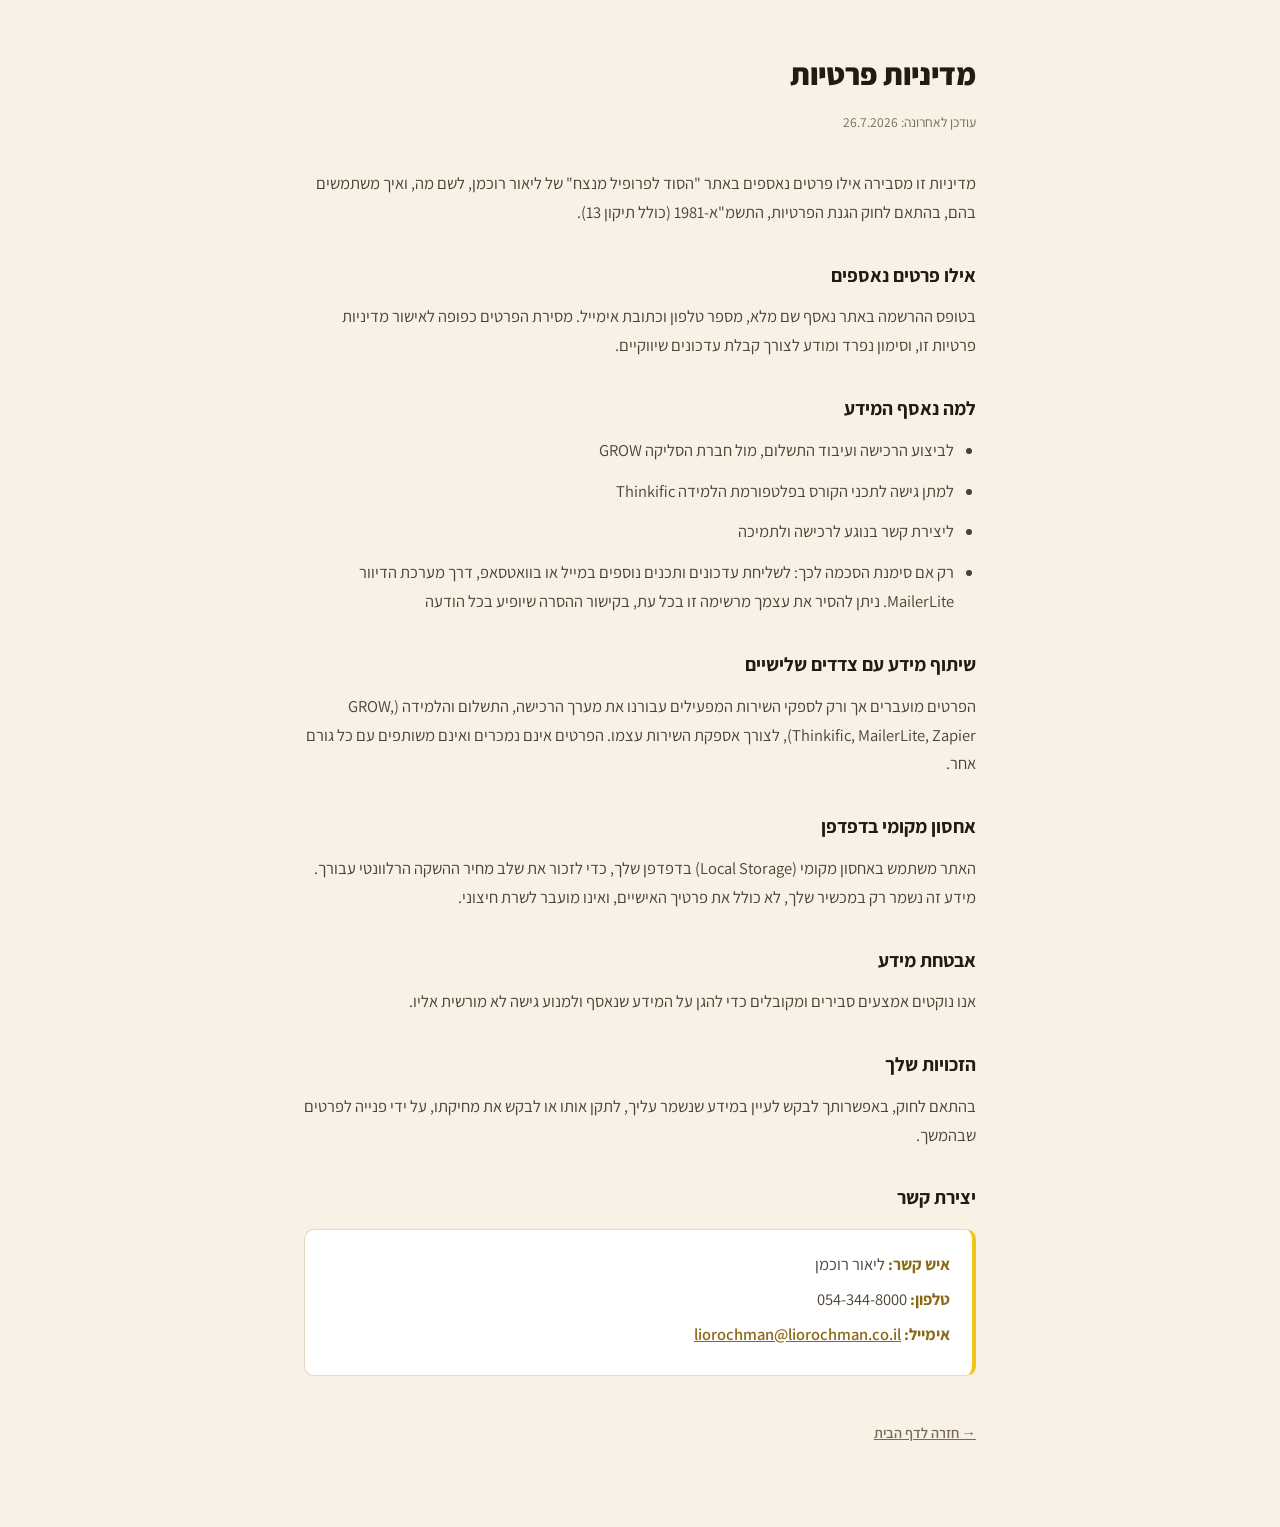
<file: privacy-policy.html>
<!DOCTYPE html>
<html lang="he" dir="rtl">
<head>
<meta charset="UTF-8">
<meta name="viewport" content="width=device-width, initial-scale=1.0">
<title>מדיניות פרטיות | הסוד לפרופיל מנצח</title>
<link rel="preconnect" href="https://fonts.googleapis.com">
<link rel="preconnect" href="https://fonts.gstatic.com" crossorigin>
<link href="https://fonts.googleapis.com/css2?family=Assistant:wght@400;500;600;700;800&display=swap" rel="stylesheet">
<style>
  :root{
    --bg:#F7F1E6; --card:#FFFFFF; --ink:#241A10; --text:#4E4032; --muted:#7A6A54;
    --border:#E5D9C3; --gold-deep:#8B6914; --gold-bright:#F0C419;
  }
  *,*::before,*::after{box-sizing:border-box;margin:0;padding:0}
  body{font-family:'Assistant',-apple-system,'Segoe UI',Arial,sans-serif;background:var(--bg);color:var(--text);line-height:1.75;font-size:16.5px}
  .wrap{max-width:720px;margin:0 auto;padding:48px 24px 80px}
  h1{font-size:1.9rem;font-weight:800;color:var(--ink);margin-bottom:10px}
  .updated{font-size:0.85rem;color:var(--muted);margin-bottom:34px}
  h2{font-size:1.2rem;font-weight:700;color:var(--ink);margin:32px 0 10px}
  p,li{color:var(--text);margin-bottom:12px}
  ul{padding-inline-start:22px;margin-bottom:12px}
  .contact-card{background:var(--card);border:1px solid var(--border);border-inline-start:4px solid var(--gold-bright);border-radius:10px;padding:20px 22px;margin-top:14px}
  .contact-card p{margin-bottom:6px}
  .contact-card strong{color:var(--gold-deep)}
  a{color:var(--gold-deep);font-weight:600}
  .back{display:inline-block;margin-top:44px;font-size:0.9rem;color:var(--muted);text-decoration:underline}
</style>
</head>
<body>
<div class="wrap">
  <h1>מדיניות פרטיות</h1>
  <div class="updated">עודכן לאחרונה: 26.7.2026</div>

  <p>מדיניות זו מסבירה אילו פרטים נאספים באתר "הסוד לפרופיל מנצח" של ליאור רוכמן, לשם מה, ואיך משתמשים בהם, בהתאם לחוק הגנת הפרטיות, התשמ"א-1981 (כולל תיקון 13).</p>

  <h2>אילו פרטים נאספים</h2>
  <p>בטופס ההרשמה באתר נאסף שם מלא, מספר טלפון וכתובת אימייל. מסירת הפרטים כפופה לאישור מדיניות פרטיות זו, וסימון נפרד ומודע לצורך קבלת עדכונים שיווקיים.</p>

  <h2>למה נאסף המידע</h2>
  <ul>
    <li>לביצוע הרכישה ועיבוד התשלום, מול חברת הסליקה GROW</li>
    <li>למתן גישה לתכני הקורס בפלטפורמת הלמידה Thinkific</li>
    <li>ליצירת קשר בנוגע לרכישה ולתמיכה</li>
    <li>רק אם סימנת הסכמה לכך: לשליחת עדכונים ותכנים נוספים במייל או בוואטסאפ, דרך מערכת הדיוור MailerLite. ניתן להסיר את עצמך מרשימה זו בכל עת, בקישור ההסרה שיופיע בכל הודעה</li>
  </ul>

  <h2>שיתוף מידע עם צדדים שלישיים</h2>
  <p>הפרטים מועברים אך ורק לספקי השירות המפעילים עבורנו את מערך הרכישה, התשלום והלמידה (GROW, Thinkific, MailerLite, Zapier), לצורך אספקת השירות עצמו. הפרטים אינם נמכרים ואינם משותפים עם כל גורם אחר.</p>

  <h2>אחסון מקומי בדפדפן</h2>
  <p>האתר משתמש באחסון מקומי (Local Storage) בדפדפן שלך, כדי לזכור את שלב מחיר ההשקה הרלוונטי עבורך. מידע זה נשמר רק במכשיר שלך, לא כולל את פרטיך האישיים, ואינו מועבר לשרת חיצוני.</p>

  <h2>אבטחת מידע</h2>
  <p>אנו נוקטים אמצעים סבירים ומקובלים כדי להגן על המידע שנאסף ולמנוע גישה לא מורשית אליו.</p>

  <h2>הזכויות שלך</h2>
  <p>בהתאם לחוק, באפשרותך לבקש לעיין במידע שנשמר עליך, לתקן אותו או לבקש את מחיקתו, על ידי פנייה לפרטים שבהמשך.</p>

  <h2>יצירת קשר</h2>
  <div class="contact-card">
    <p><strong>איש קשר:</strong> ליאור רוכמן</p>
    <p><strong>טלפון:</strong> 054-344-8000</p>
    <p><strong>אימייל:</strong> <a href="mailto:liorochman@liorochman.co.il">liorochman@liorochman.co.il</a></p>
  </div>

  <a class="back" href="https://liorochman.com/">→ חזרה לדף הבית</a>
</div>
</body>
</html>
</file>
